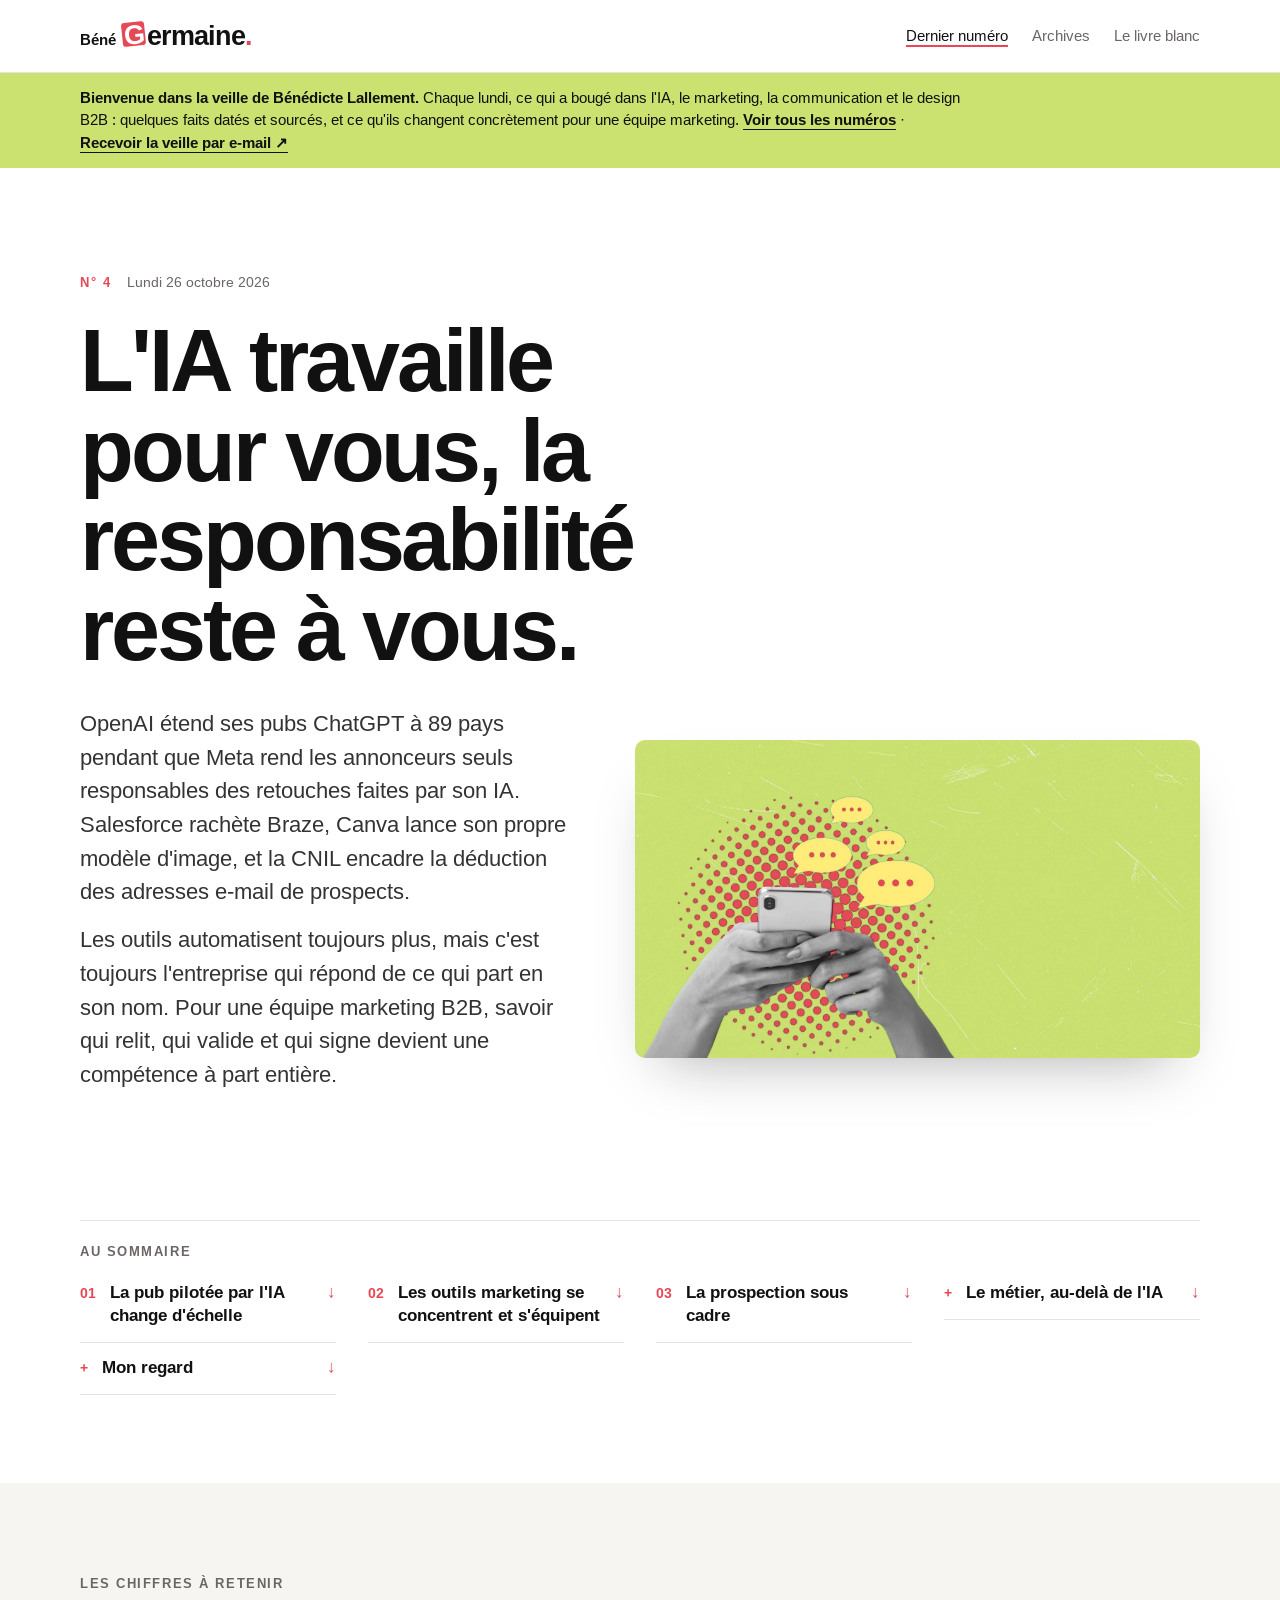
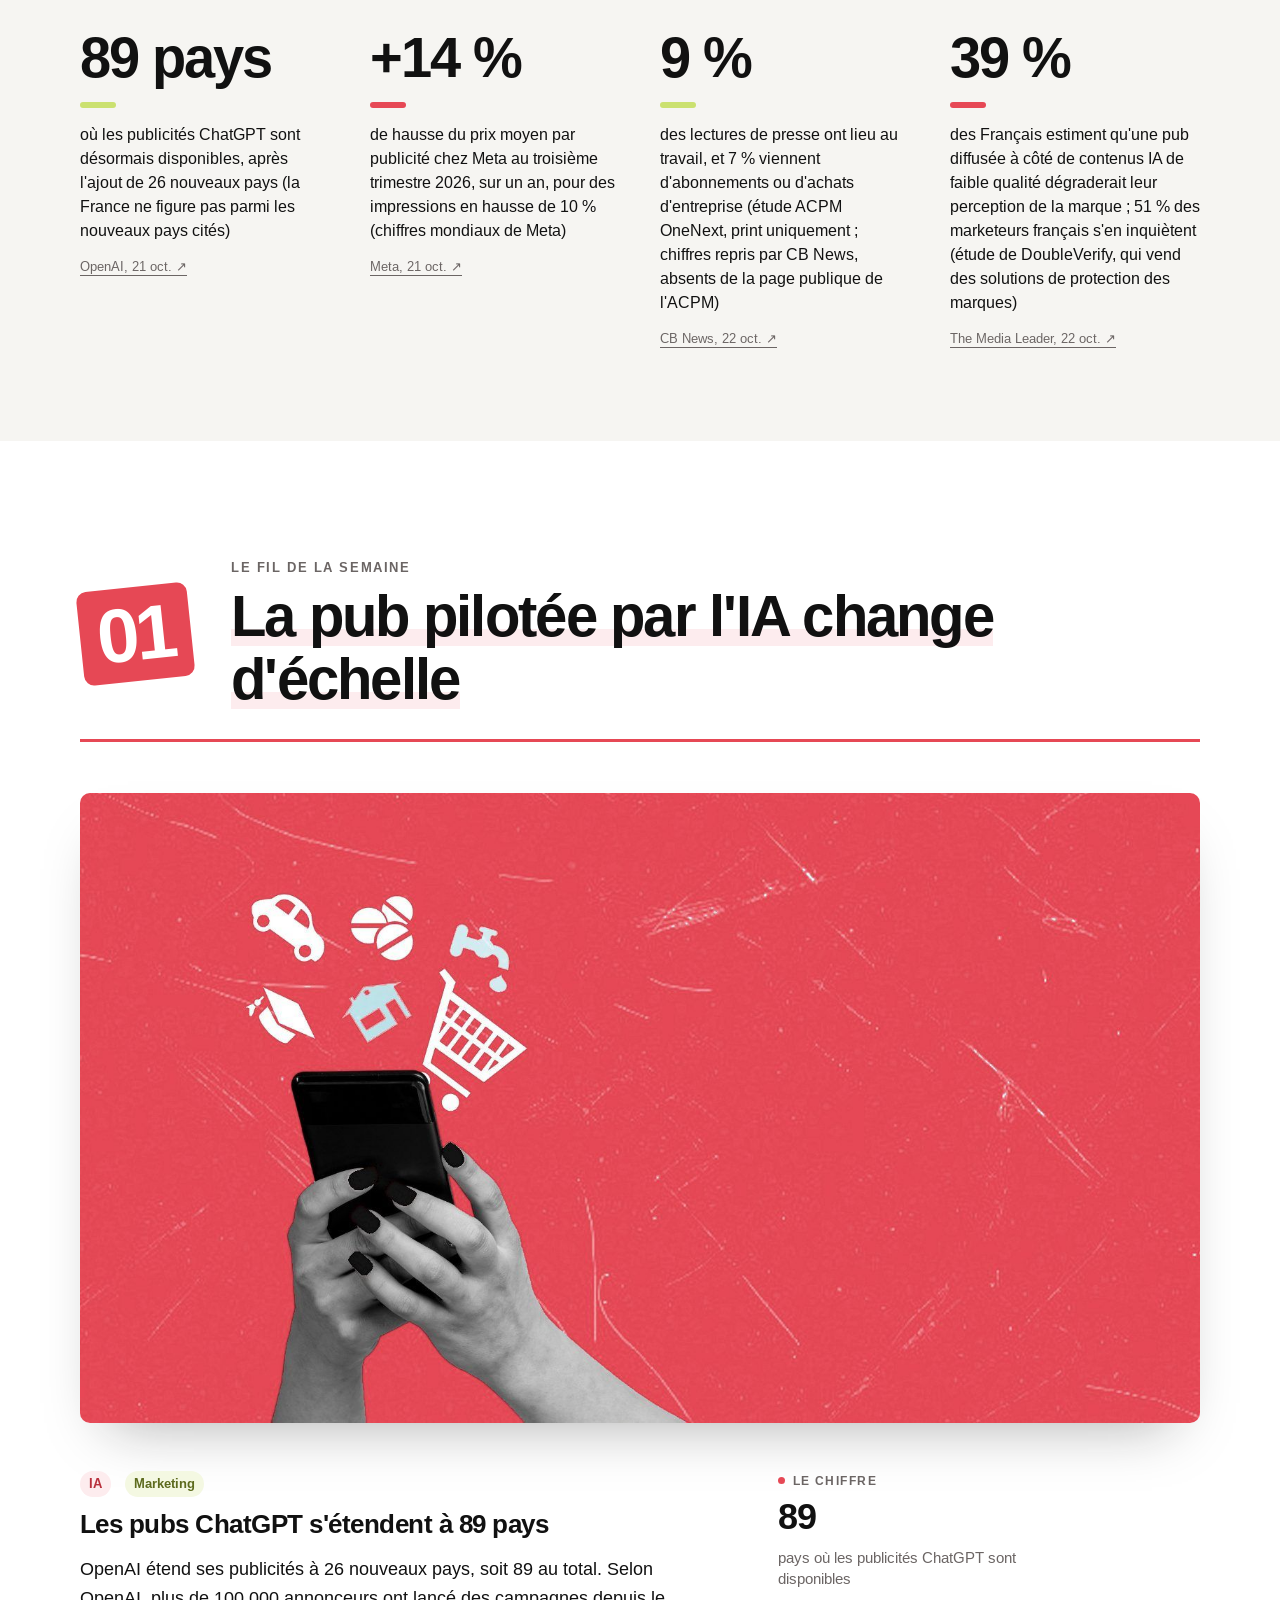
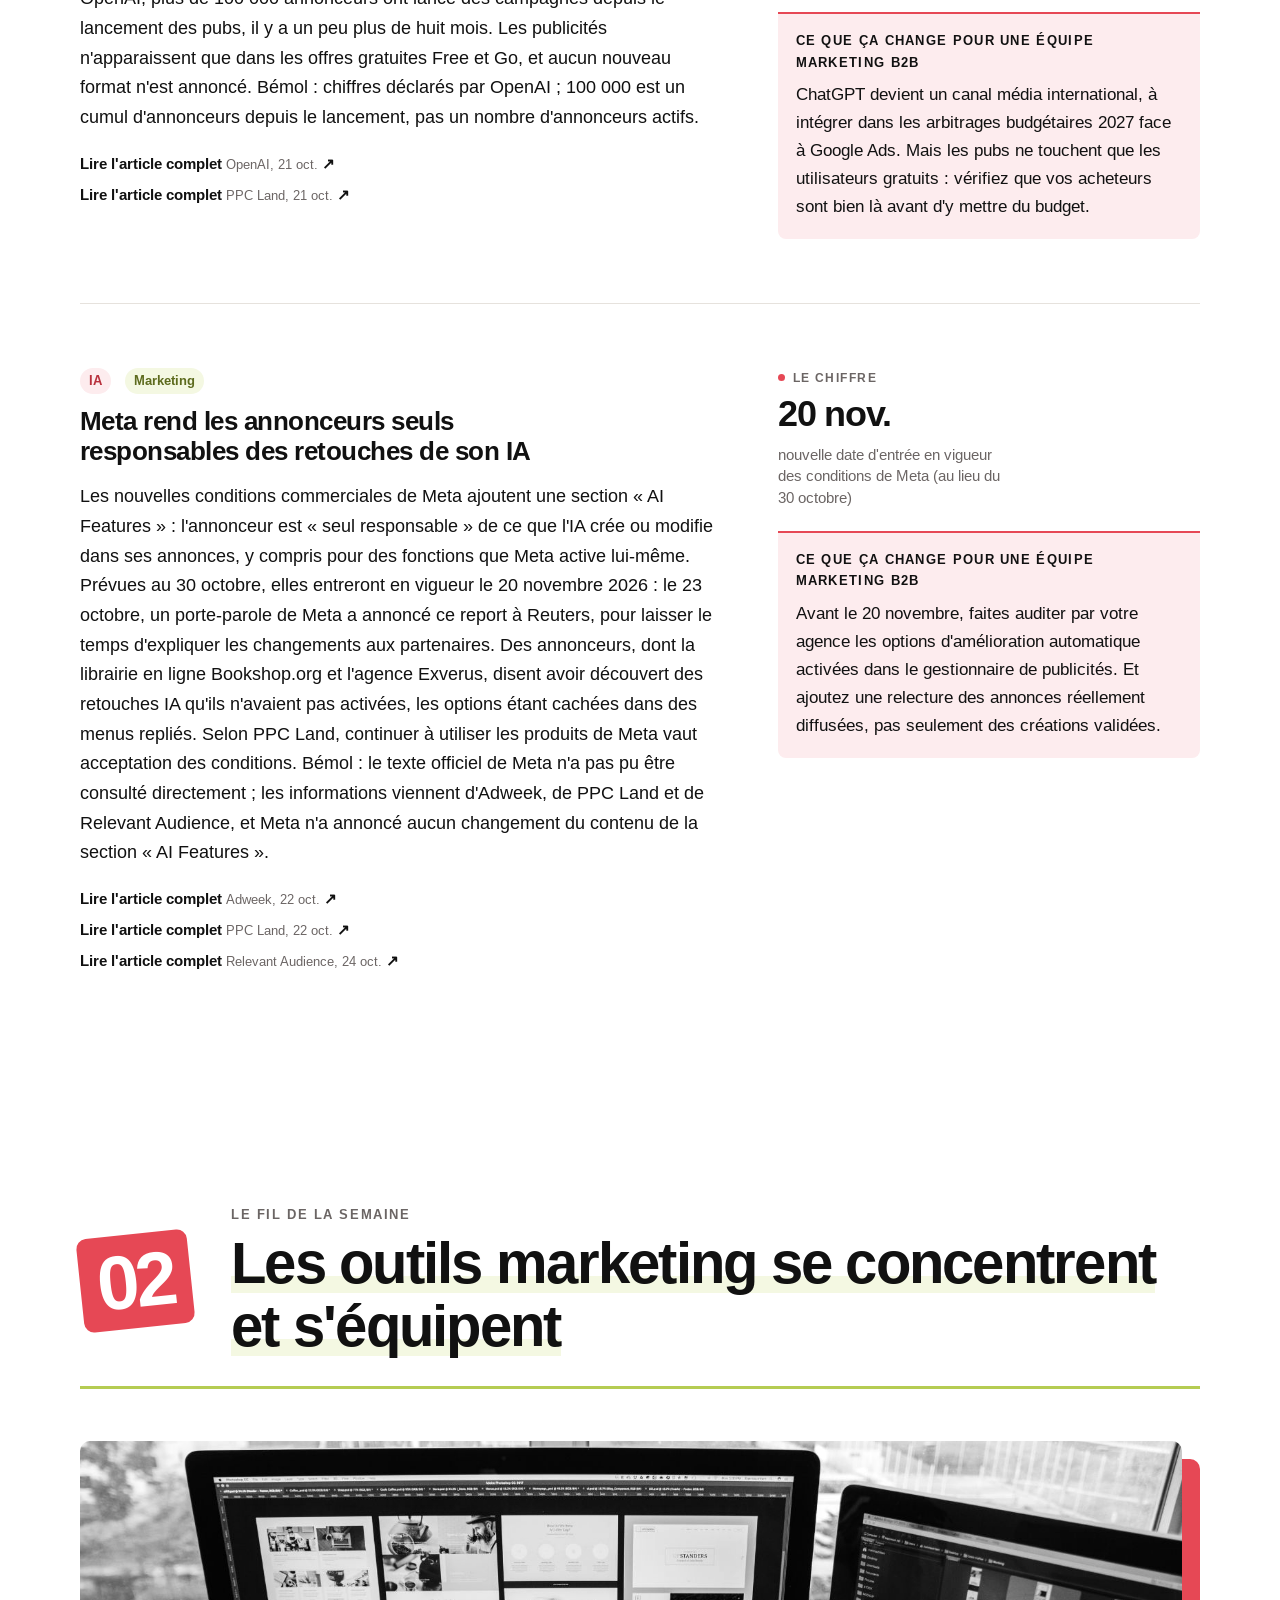
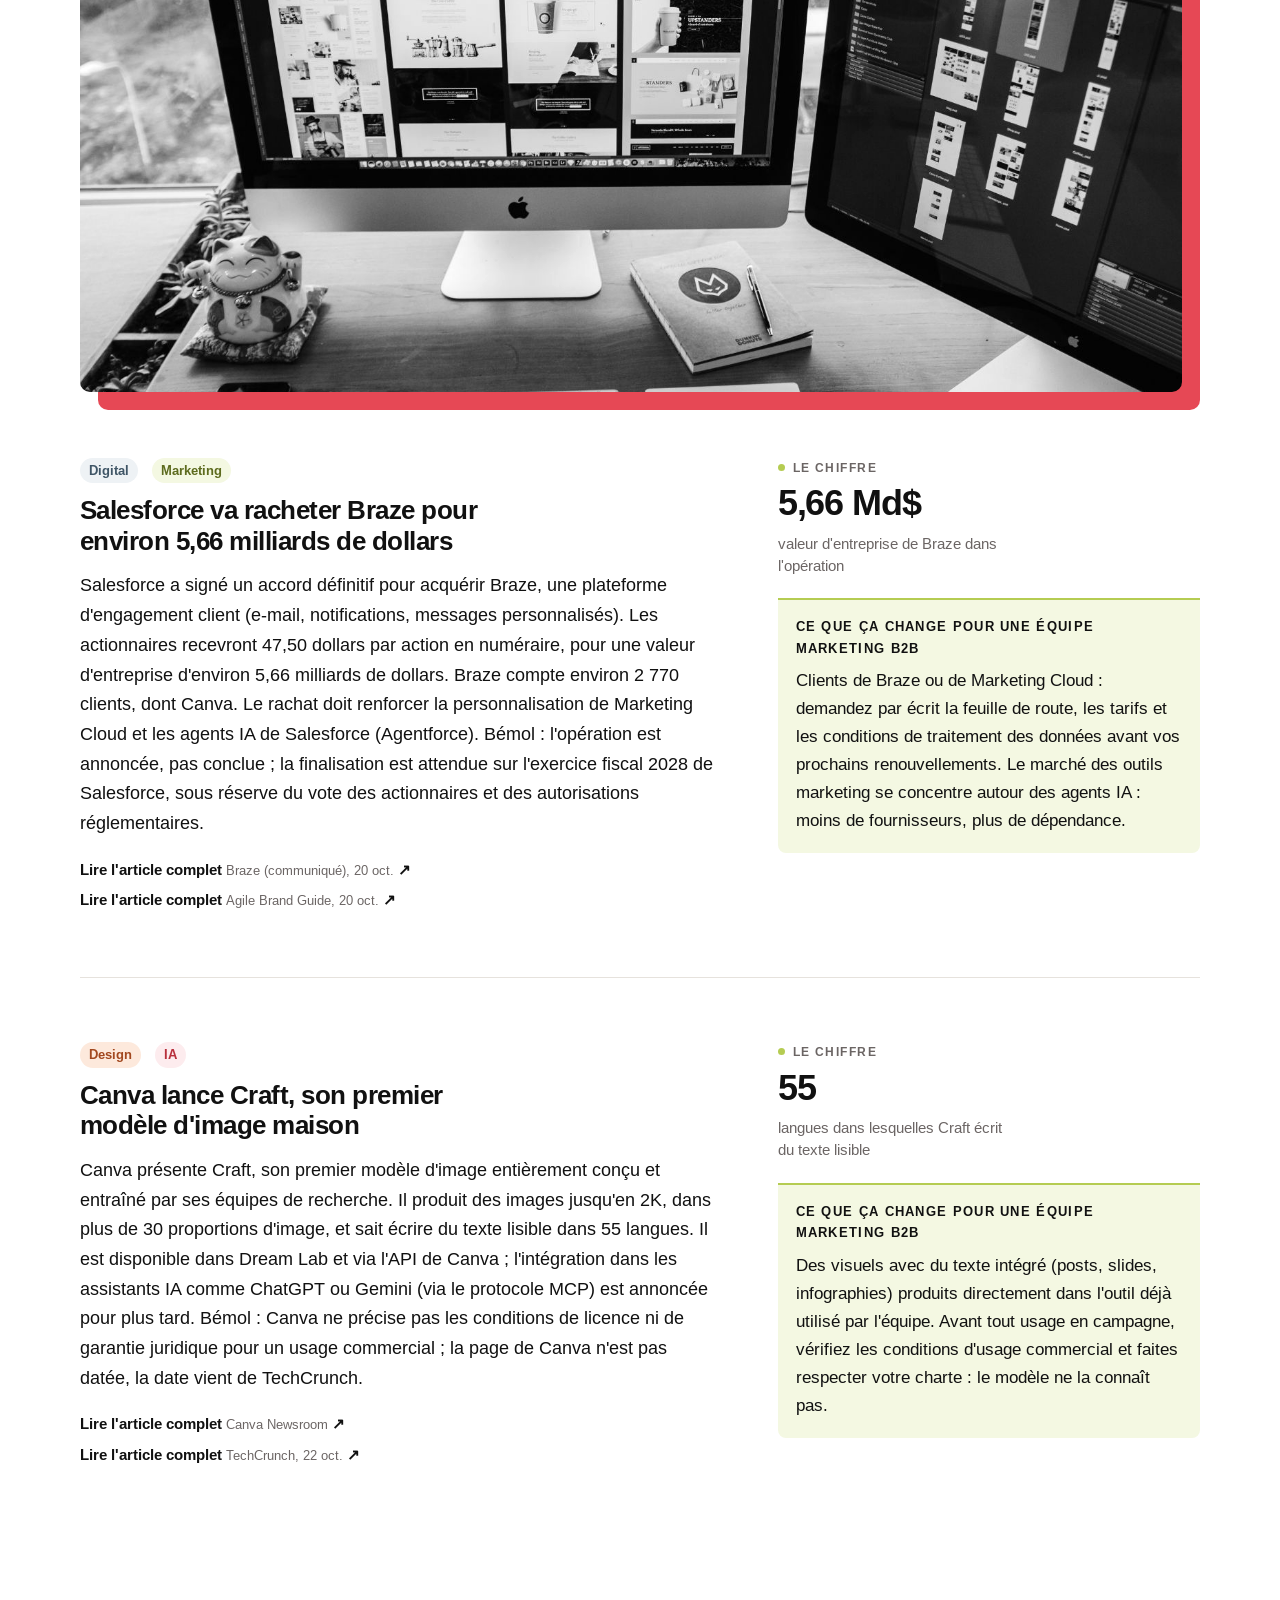
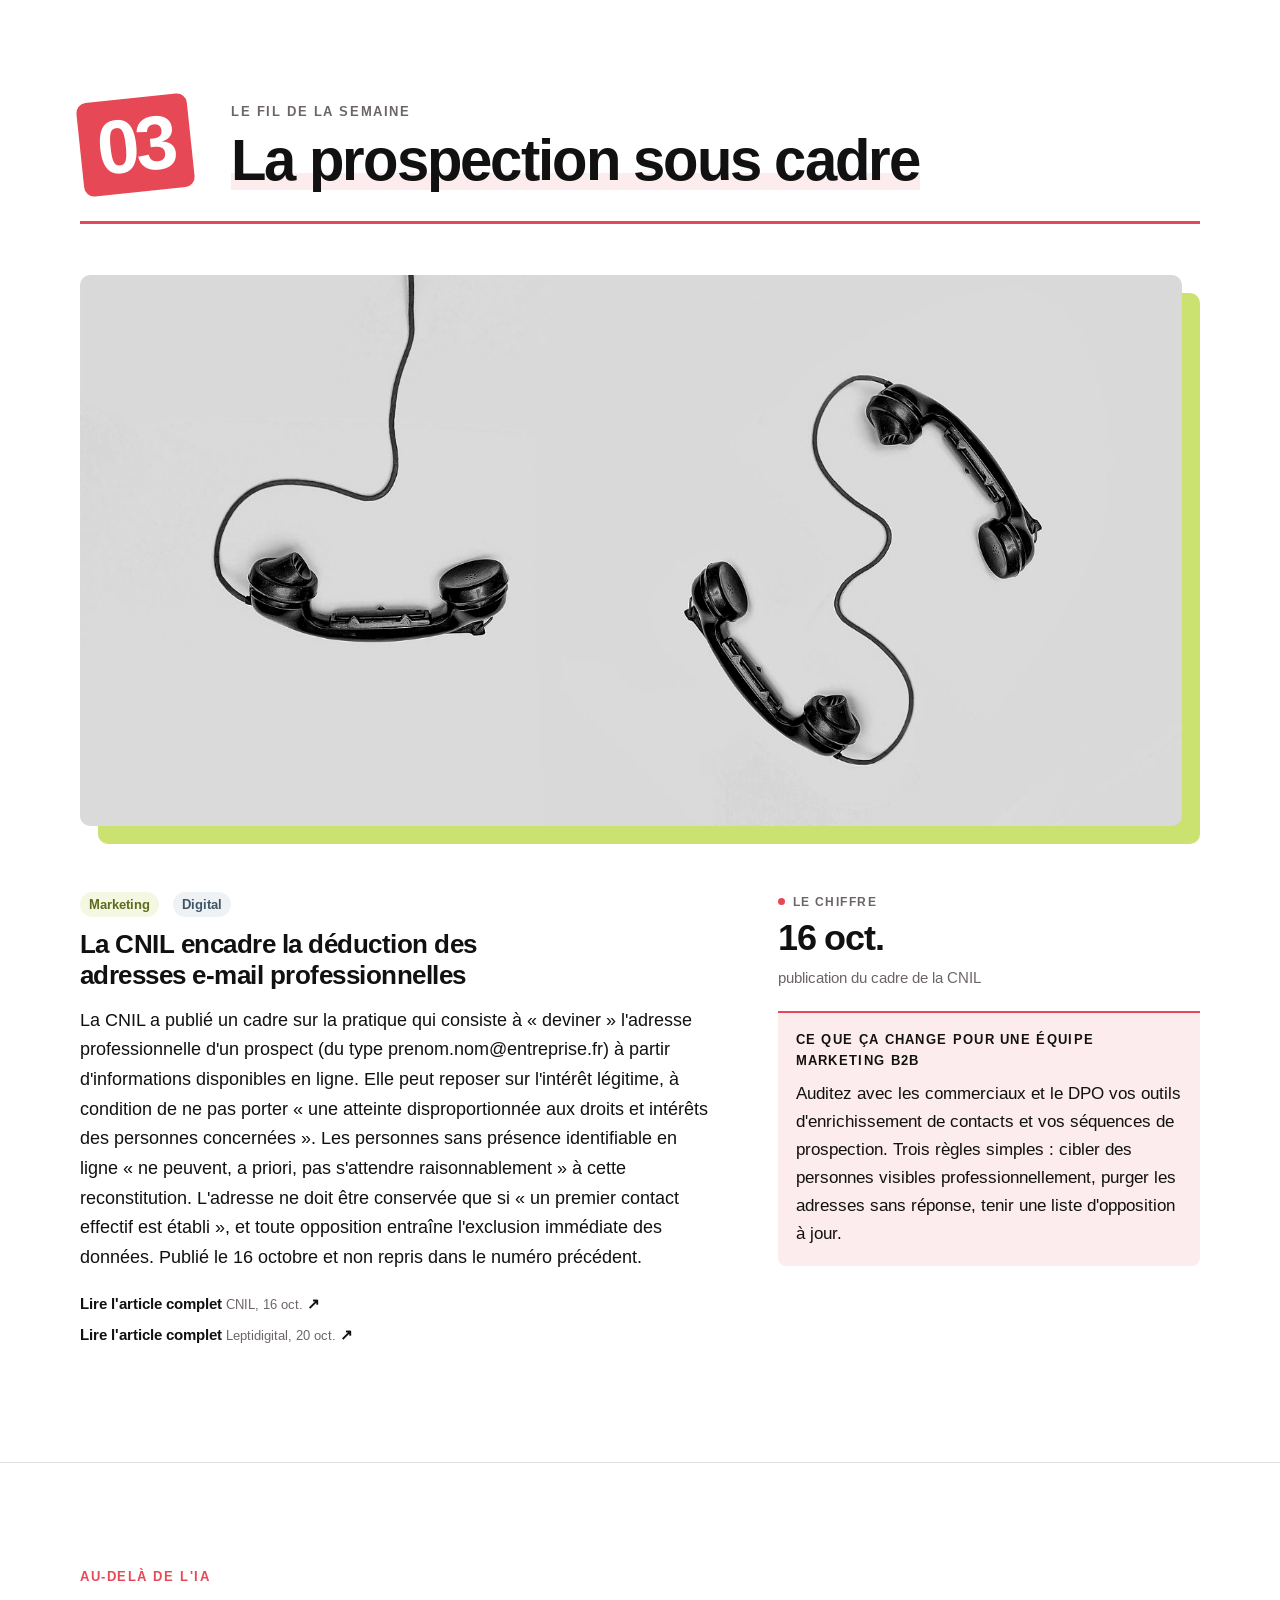
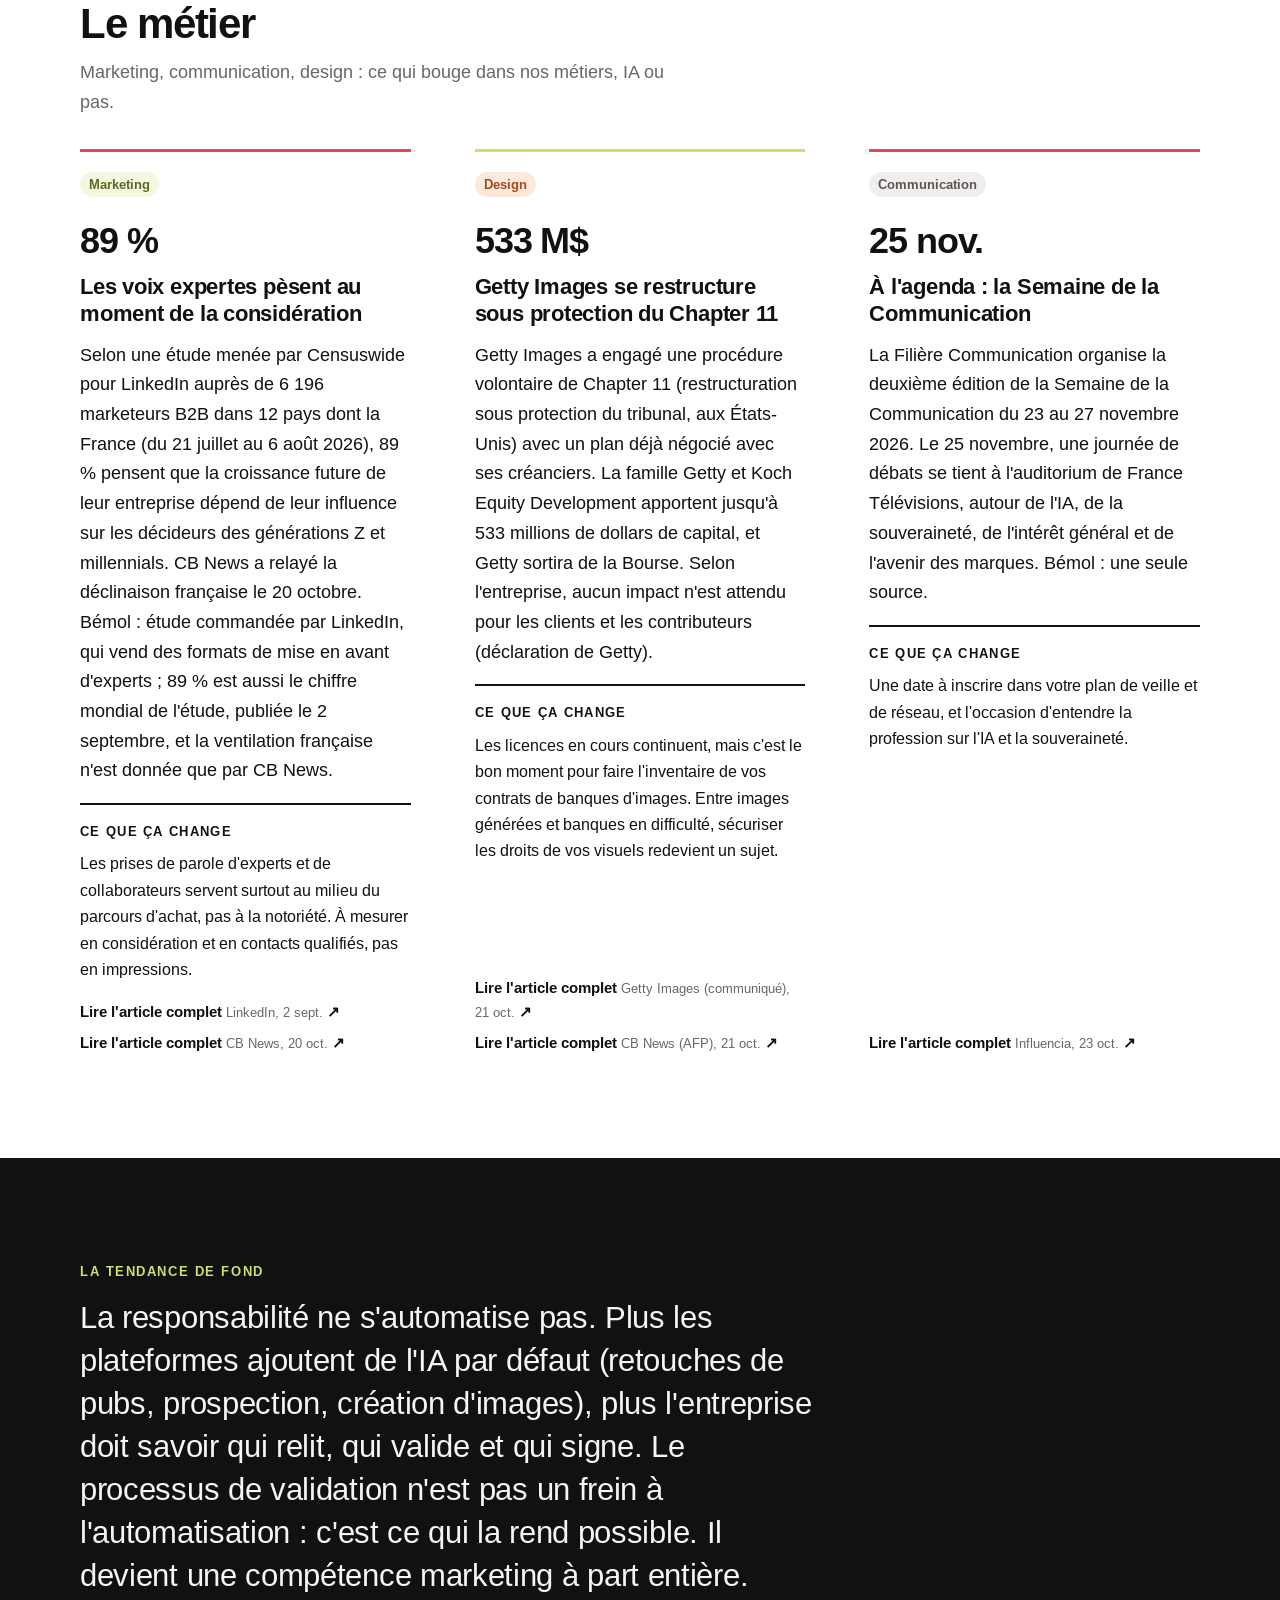
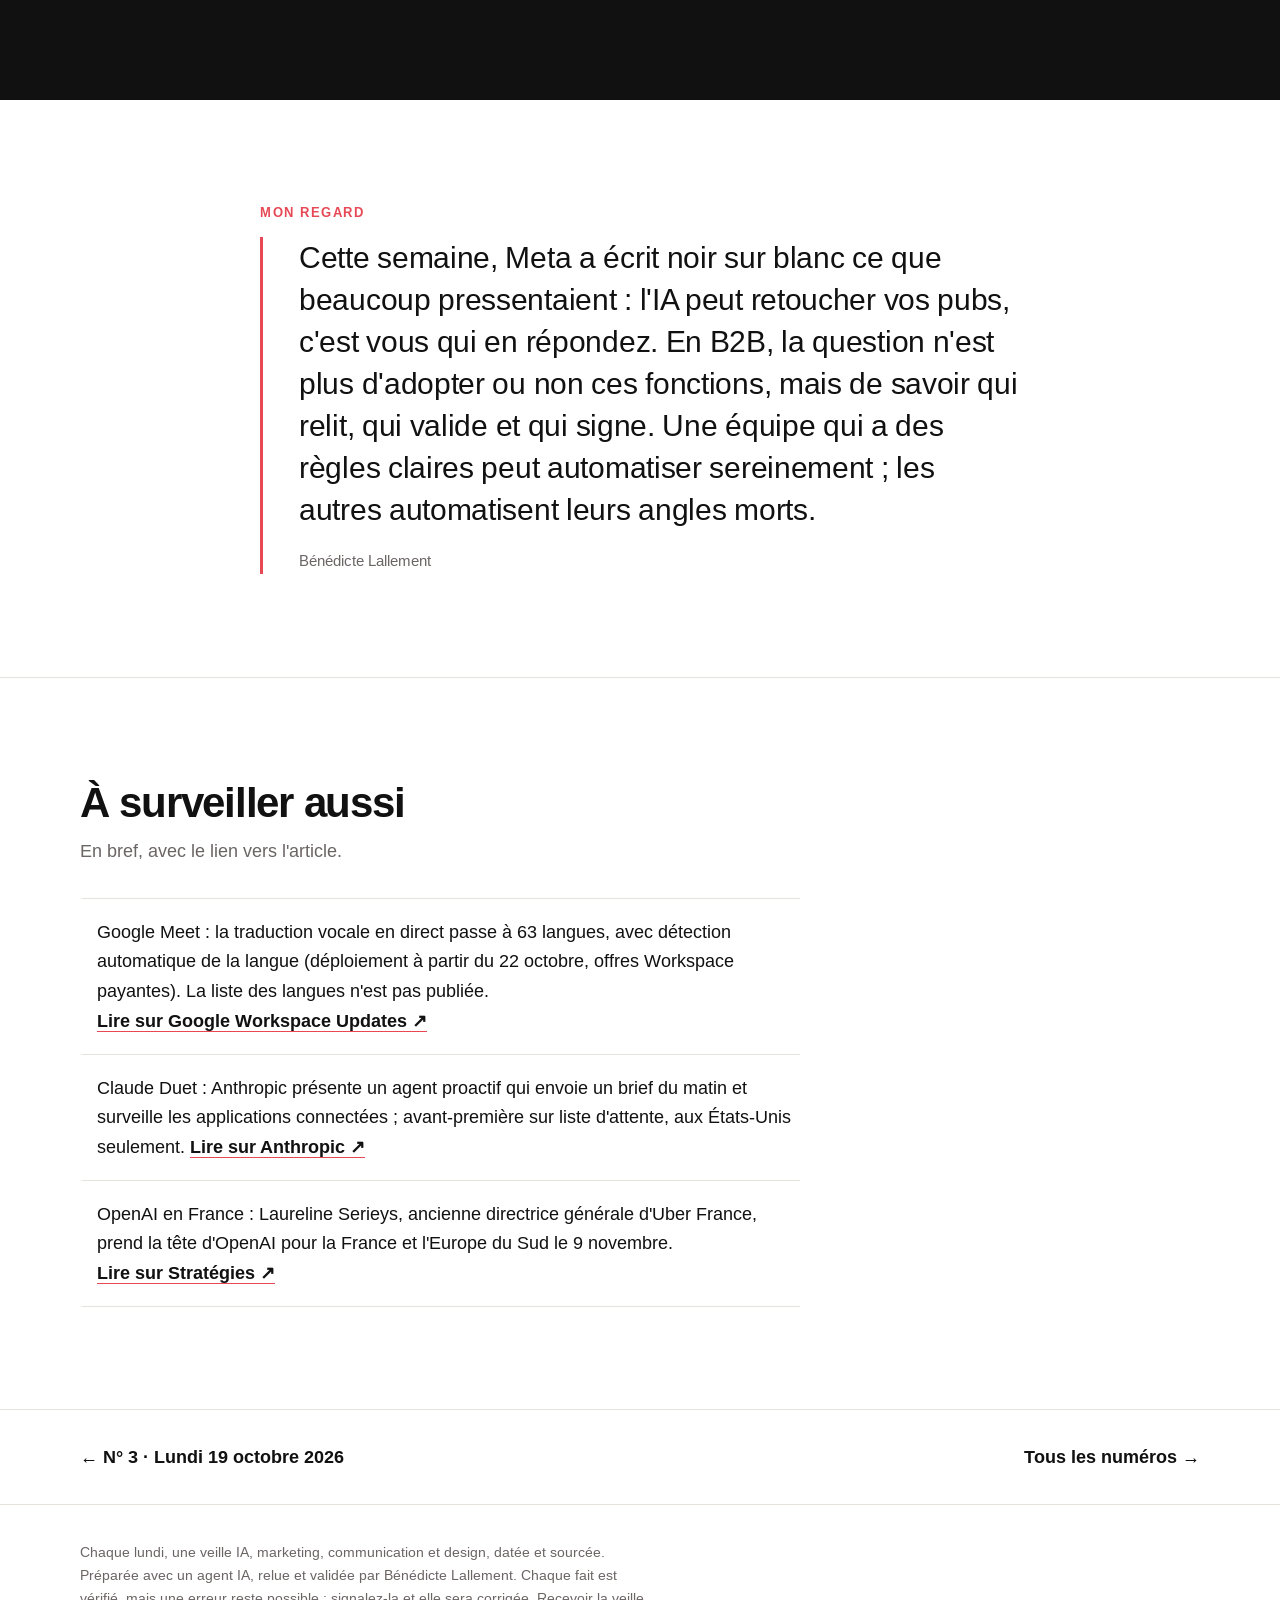
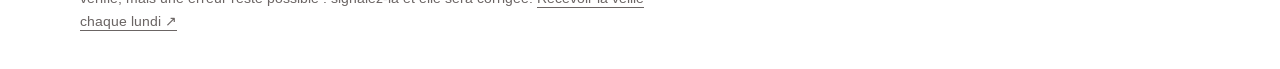
<file: index.html>
<!doctype html><html lang="fr"><head><meta charset="utf-8"><meta name="viewport" content="width=device-width,initial-scale=1">
<title>L&#x27;IA travaille pour vous, la responsabilité reste à vous. · La veille de Bénédicte Lallement</title><meta name="description" content="N° 4, Lundi 26 octobre 2026 : L&#x27;IA travaille pour vous, la responsabilité reste à vous. OpenAI étend ses pubs ChatGPT à 89 pays pendant que Meta rend les annonceurs seuls responsables des retouches faites par son IA. Salesforce rachète Braze, Canva lance son propre modèle d&#x27;image, et la CNIL encadre la déduction des adresses e-mail de prospects."><meta name="author" content="Bénédicte Lallement">
<link rel="canonical" href="https://benegermaine.github.io/veille/">
<meta property="og:type" content="article"><meta property="og:locale" content="fr_FR"><meta property="og:site_name" content="Béné Germaine · la veille du lundi de Bénédicte Lallement">
<meta property="og:title" content="L&#x27;IA travaille pour vous, la responsabilité reste à vous. · La veille de Bénédicte Lallement"><meta property="og:description" content="N° 4, Lundi 26 octobre 2026 : L&#x27;IA travaille pour vous, la responsabilité reste à vous. OpenAI étend ses pubs ChatGPT à 89 pays pendant que Meta rend les annonceurs seuls responsables des retouches faites par son IA. Salesforce rachète Braze, Canva lance son propre modèle d&#x27;image, et la CNIL encadre la déduction des adresses e-mail de prospects."><meta property="og:url" content="https://benegermaine.github.io/veille/"><meta property="og:image" content="https://benegermaine.github.io/veille/assets/og/004.png"><meta property="og:image:width" content="1200"><meta property="og:image:height" content="627"><meta name="twitter:card" content="summary_large_image">
<link rel="preconnect" href="https://fonts.googleapis.com"><link rel="preconnect" href="https://fonts.gstatic.com" crossorigin><link rel="stylesheet" href="https://fonts.googleapis.com/css2?family=Arimo:wght@400;700&display=swap"><link rel="stylesheet" href="assets/style.css"><link rel="icon" href="assets/favicon.svg" type="image/svg+xml"></head><body><header class="site wrap"><div class="max"><a class="logo" href="index.html" aria-label="Béné Germaine, la veille du lundi de Bénédicte Lallement : accueil"><span class="l-bene">Béné</span><span class="l-wm"><span class="gsq">G</span>ermaine<span class="pt">.</span></span></a>
<nav aria-label="Navigation du site"><a href="index.html" aria-current="page">Dernier numéro</a><a href="archives.html">Archives</a><a href="livre-blanc.html">Le livre blanc</a></nav></div></header><div class="bienvenue wrap"><div class="max"><p><strong>Bienvenue dans la veille de Bénédicte Lallement.</strong> Chaque lundi, ce qui a bougé dans l'IA, le marketing, la communication et le design B2B : quelques faits datés et sourcés, et ce qu'ils changent concrètement pour une équipe marketing. <a href="archives.html">Voir tous les numéros</a> · <a href="https://24cb74ef.sibforms.com/serve/[base64]" target="_blank" rel="noopener" data-goatcounter-click="inscription-veille" data-goatcounter-title="Inscription à la veille">Recevoir la veille par e-mail <span aria-hidden="true">↗</span></a></p></div></div>
<nav class="collant" aria-label="Parties de ce numéro" hidden><div class="max"><a href="#pub-ia" data-cible="pub-ia">01</a><a href="#outils" data-cible="outils">02</a><a href="#prospection" data-cible="prospection">03</a><a href="#metier" data-cible="metier">Le métier</a><a href="#regard" data-cible="regard">Mon regard</a></div></nav>
<div class="une wrap"><div class="max">
  <div class="meta"><span class="num">N° 4</span><span>Lundi 26 octobre 2026</span></div>
  <h1>L&#x27;IA travaille pour vous, la responsabilité reste à vous.</h1>
  <div class="une-grille"><div class="chapo"><p>OpenAI étend ses pubs ChatGPT à 89 pays pendant que Meta rend les annonceurs seuls responsables des retouches faites par son IA. Salesforce rachète Braze, Canva lance son propre modèle d&#x27;image, et la CNIL encadre la déduction des adresses e-mail de prospects.</p><p>Les outils automatisent toujours plus, mais c&#x27;est toujours l&#x27;entreprise qui répond de ce qui part en son nom. Pour une équipe marketing B2B, savoir qui relit, qui valide et qui signe devient une compétence à part entière.</p></div><figure class="hero collage reveal"><img src="assets/img/004-une.jpg" alt="Collage : deux mains tiennent un smartphone d&#x27;où s&#x27;échappent des bulles de discussion, sur fond vert" loading="lazy"></figure></div>
</div></div>
<div class="wrap"><div class="max"><nav class="sommaire" aria-labelledby="t-som"><h2 id="t-som">Au sommaire</h2><ol><li><a href="#pub-ia"><b>01</b><span>La pub pilotée par l&#x27;IA change d&#x27;échelle</span><i aria-hidden="true">↓</i></a></li><li><a href="#outils"><b>02</b><span>Les outils marketing se concentrent et s&#x27;équipent</span><i aria-hidden="true">↓</i></a></li><li><a href="#prospection"><b>03</b><span>La prospection sous cadre</span><i aria-hidden="true">↓</i></a></li><li><a href="#metier"><b>+</b><span>Le métier, au-delà de l&#x27;IA</span><i aria-hidden="true">↓</i></a></li><li><a href="#regard"><b>+</b><span>Mon regard</span><i aria-hidden="true">↓</i></a></li></ol></nav></div></div>
<section class="chiffres wrap" aria-labelledby="t-k" style="margin-top:clamp(48px,7vw,88px)"><div class="max"><h2 id="t-k">Les chiffres à retenir</h2><div class="kgrid"><div class="k"><strong>89 pays</strong><p>où les publicités ChatGPT sont désormais disponibles, après l&#x27;ajout de 26 nouveaux pays (la France ne figure pas parmi les nouveaux pays cités)</p><a href="https://openai.com/index/chatgpt-ads-expands-26-new-countries/" target="_blank" rel="noopener">OpenAI, 21 oct. ↗</a></div><div class="k"><strong>+14 %</strong><p>de hausse du prix moyen par publicité chez Meta au troisième trimestre 2026, sur un an, pour des impressions en hausse de 10 % (chiffres mondiaux de Meta)</p><a href="https://s21.q4cdn.com/399680738/files/doc_news/Meta-Reports-Third-Quarter-2026-Results-2026.pdf" target="_blank" rel="noopener">Meta, 21 oct. ↗</a></div><div class="k"><strong>9 %</strong><p>des lectures de presse ont lieu au travail, et 7 % viennent d&#x27;abonnements ou d&#x27;achats d&#x27;entreprise (étude ACPM OneNext, print uniquement ; chiffres repris par CB News, absents de la page publique de l&#x27;ACPM)</p><a href="https://www.cbnews.fr/etudes/onenext-s2-2026-trio-tete-lnm-compose-pqr66-parisien-aujourd-hui-france-monde" target="_blank" rel="noopener">CB News, 22 oct. ↗</a></div><div class="k"><strong>39 %</strong><p>des Français estiment qu&#x27;une pub diffusée à côté de contenus IA de faible qualité dégraderait leur perception de la marque ; 51 % des marketeurs français s&#x27;en inquiètent (étude de DoubleVerify, qui vend des solutions de protection des marques)</p><a href="https://fr.themedialeader.com/39-des-francais-penalisent-les-marques-exposees-a-lai-slop/" target="_blank" rel="noopener">The Media Leader, 22 oct. ↗</a></div></div></div></section>
<section class="etape wrap ton-rouge" id="pub-ia" aria-labelledby="h-pub-ia"><div class="max">
  <div class="etape-tete"><span class="rang gsq" aria-hidden="true">01</span><div><p class="kicker">Le fil de la semaine</p><h2 id="h-pub-ia">La pub pilotée par l&#x27;IA change d&#x27;échelle</h2></div></div>
  <figure class="photo collage reveal"><img src="assets/img/004-pub-ia.jpg" alt="Collage : deux mains tiennent un smartphone d&#x27;où sortent des icônes d&#x27;achat (caddie, maison, voiture), sur fond rouge" loading="lazy"></figure><article class="fait">
  <div><div class="tags"><span class="tag t-ia">IA</span><span class="tag t-marketing">Marketing</span></div>
    <h3>Les pubs ChatGPT s&#x27;étendent à 89 pays</h3><p>OpenAI étend ses publicités à 26 nouveaux pays, soit 89 au total. Selon OpenAI, plus de 100 000 annonceurs ont lancé des campagnes depuis le lancement des pubs, il y a un peu plus de huit mois. Les publicités n&#x27;apparaissent que dans les offres gratuites Free et Go, et aucun nouveau format n&#x27;est annoncé. Bémol : chiffres déclarés par OpenAI ; 100 000 est un cumul d&#x27;annonceurs depuis le lancement, pas un nombre d&#x27;annonceurs actifs.</p><div class="out"><a href="https://openai.com/index/chatgpt-ads-expands-26-new-countries/" target="_blank" rel="noopener">Lire l&#x27;article complet <small>OpenAI, 21 oct.</small> <span aria-hidden="true">↗</span></a><a href="https://ppc.land/advertisers-in-26-more-countries-gain-chatgpt-ads-bringing-the-total-to-89/" target="_blank" rel="noopener">Lire l&#x27;article complet <small>PPC Land, 21 oct.</small> <span aria-hidden="true">↗</span></a></div></div>
  <div><div class="fig"><small>Le chiffre</small><strong>89</strong><span>pays où les publicités ChatGPT sont disponibles</span></div>
  <div class="chg"><h4>Ce que ça change pour une équipe marketing B2B</h4><p>ChatGPT devient un canal média international, à intégrer dans les arbitrages budgétaires 2027 face à Google Ads. Mais les pubs ne touchent que les utilisateurs gratuits : vérifiez que vos acheteurs sont bien là avant d&#x27;y mettre du budget.</p></div></div>
</article><article class="fait">
  <div><div class="tags"><span class="tag t-ia">IA</span><span class="tag t-marketing">Marketing</span></div>
    <h3>Meta rend les annonceurs seuls responsables des retouches de son IA</h3><p>Les nouvelles conditions commerciales de Meta ajoutent une section « AI Features » : l&#x27;annonceur est « seul responsable » de ce que l&#x27;IA crée ou modifie dans ses annonces, y compris pour des fonctions que Meta active lui-même. Prévues au 30 octobre, elles entreront en vigueur le 20 novembre 2026 : le 23 octobre, un porte-parole de Meta a annoncé ce report à Reuters, pour laisser le temps d&#x27;expliquer les changements aux partenaires. Des annonceurs, dont la librairie en ligne Bookshop.org et l&#x27;agence Exverus, disent avoir découvert des retouches IA qu&#x27;ils n&#x27;avaient pas activées, les options étant cachées dans des menus repliés. Selon PPC Land, continuer à utiliser les produits de Meta vaut acceptation des conditions. Bémol : le texte officiel de Meta n&#x27;a pas pu être consulté directement ; les informations viennent d&#x27;Adweek, de PPC Land et de Relevant Audience, et Meta n&#x27;a annoncé aucun changement du contenu de la section « AI Features ».</p><div class="out"><a href="https://www.adweek.com/media/advertisers-pull-meta-ads-that-had-unwanted-ai-glow-ups/" target="_blank" rel="noopener">Lire l&#x27;article complet <small>Adweek, 22 oct.</small> <span aria-hidden="true">↗</span></a><a href="https://ppc.land/meta-makes-advertisers-solely-responsible-for-its-ai-ad-edits-from-oct-30/" target="_blank" rel="noopener">Lire l&#x27;article complet <small>PPC Land, 22 oct.</small> <span aria-hidden="true">↗</span></a><a href="https://www.relevantaudience.com/meta/meta-commercial-terms-delayed-to-november-20-2026/" target="_blank" rel="noopener">Lire l&#x27;article complet <small>Relevant Audience, 24 oct.</small> <span aria-hidden="true">↗</span></a></div></div>
  <div><div class="fig"><small>Le chiffre</small><strong>20 nov.</strong><span>nouvelle date d&#x27;entrée en vigueur des conditions de Meta (au lieu du 30 octobre)</span></div>
  <div class="chg"><h4>Ce que ça change pour une équipe marketing B2B</h4><p>Avant le 20 novembre, faites auditer par votre agence les options d&#x27;amélioration automatique activées dans le gestionnaire de publicités. Et ajoutez une relecture des annonces réellement diffusées, pas seulement des créations validées.</p></div></div>
</article></div>
</section><section class="etape wrap ton-vert" id="outils" aria-labelledby="h-outils"><div class="max">
  <div class="etape-tete"><span class="rang gsq" aria-hidden="true">02</span><div><p class="kicker">Le fil de la semaine</p><h2 id="h-outils">Les outils marketing se concentrent et s&#x27;équipent</h2></div></div>
  <figure class="photo nb reveal"><img src="assets/img/004-outils.jpg" alt="Deux écrans sur un bureau affichent des maquettes de sites et de mises en page" loading="lazy"></figure><article class="fait">
  <div><div class="tags"><span class="tag t-digital">Digital</span><span class="tag t-marketing">Marketing</span></div>
    <h3>Salesforce va racheter Braze pour environ 5,66 milliards de dollars</h3><p>Salesforce a signé un accord définitif pour acquérir Braze, une plateforme d&#x27;engagement client (e-mail, notifications, messages personnalisés). Les actionnaires recevront 47,50 dollars par action en numéraire, pour une valeur d&#x27;entreprise d&#x27;environ 5,66 milliards de dollars. Braze compte environ 2 770 clients, dont Canva. Le rachat doit renforcer la personnalisation de Marketing Cloud et les agents IA de Salesforce (Agentforce). Bémol : l&#x27;opération est annoncée, pas conclue ; la finalisation est attendue sur l&#x27;exercice fiscal 2028 de Salesforce, sous réserve du vote des actionnaires et des autorisations réglementaires.</p><div class="out"><a href="https://www.braze.com/press-releases/salesforce-signs-definitive-agreement-to-acquire-braze" target="_blank" rel="noopener">Lire l&#x27;article complet <small>Braze (communiqué), 20 oct.</small> <span aria-hidden="true">↗</span></a><a href="https://agilebrandguide.com/salesforce-to-acquire-braze-for-5-66-billion-adding-real-time-engagement-to-marketing-cloud/" target="_blank" rel="noopener">Lire l&#x27;article complet <small>Agile Brand Guide, 20 oct.</small> <span aria-hidden="true">↗</span></a></div></div>
  <div><div class="fig"><small>Le chiffre</small><strong>5,66 Md$</strong><span>valeur d&#x27;entreprise de Braze dans l&#x27;opération</span></div>
  <div class="chg"><h4>Ce que ça change pour une équipe marketing B2B</h4><p>Clients de Braze ou de Marketing Cloud : demandez par écrit la feuille de route, les tarifs et les conditions de traitement des données avant vos prochains renouvellements. Le marché des outils marketing se concentre autour des agents IA : moins de fournisseurs, plus de dépendance.</p></div></div>
</article><article class="fait">
  <div><div class="tags"><span class="tag t-design">Design</span><span class="tag t-ia">IA</span></div>
    <h3>Canva lance Craft, son premier modèle d&#x27;image maison</h3><p>Canva présente Craft, son premier modèle d&#x27;image entièrement conçu et entraîné par ses équipes de recherche. Il produit des images jusqu&#x27;en 2K, dans plus de 30 proportions d&#x27;image, et sait écrire du texte lisible dans 55 langues. Il est disponible dans Dream Lab et via l&#x27;API de Canva ; l&#x27;intégration dans les assistants IA comme ChatGPT ou Gemini (via le protocole MCP) est annoncée pour plus tard. Bémol : Canva ne précise pas les conditions de licence ni de garantie juridique pour un usage commercial ; la page de Canva n&#x27;est pas datée, la date vient de TechCrunch.</p><div class="out"><a href="https://www.canva.com/newsroom/news/canva-craft/" target="_blank" rel="noopener">Lire l&#x27;article complet <small>Canva Newsroom</small> <span aria-hidden="true">↗</span></a><a href="https://techcrunch.com/2026/10/22/canva-releases-its-first-image-generation-model/" target="_blank" rel="noopener">Lire l&#x27;article complet <small>TechCrunch, 22 oct.</small> <span aria-hidden="true">↗</span></a></div></div>
  <div><div class="fig"><small>Le chiffre</small><strong>55</strong><span>langues dans lesquelles Craft écrit du texte lisible</span></div>
  <div class="chg"><h4>Ce que ça change pour une équipe marketing B2B</h4><p>Des visuels avec du texte intégré (posts, slides, infographies) produits directement dans l&#x27;outil déjà utilisé par l&#x27;équipe. Avant tout usage en campagne, vérifiez les conditions d&#x27;usage commercial et faites respecter votre charte : le modèle ne la connaît pas.</p></div></div>
</article></div>
</section><section class="etape wrap ton-rouge" id="prospection" aria-labelledby="h-prospection"><div class="max">
  <div class="etape-tete"><span class="rang gsq" aria-hidden="true">03</span><div><p class="kicker">Le fil de la semaine</p><h2 id="h-prospection">La prospection sous cadre</h2></div></div>
  <figure class="photo nb acc-vert reveal"><img src="assets/img/004-prospection.jpg" alt="Deux combinés de téléphone anciens reliés par leur fil, sur fond gris clair" loading="lazy"></figure><article class="fait">
  <div><div class="tags"><span class="tag t-marketing">Marketing</span><span class="tag t-digital">Digital</span></div>
    <h3>La CNIL encadre la déduction des adresses e-mail professionnelles</h3><p>La CNIL a publié un cadre sur la pratique qui consiste à « deviner » l&#x27;adresse professionnelle d&#x27;un prospect (du type prenom.nom@entreprise.fr) à partir d&#x27;informations disponibles en ligne. Elle peut reposer sur l&#x27;intérêt légitime, à condition de ne pas porter « une atteinte disproportionnée aux droits et intérêts des personnes concernées ». Les personnes sans présence identifiable en ligne « ne peuvent, a priori, pas s&#x27;attendre raisonnablement » à cette reconstitution. L&#x27;adresse ne doit être conservée que si « un premier contact effectif est établi », et toute opposition entraîne l&#x27;exclusion immédiate des données. Publié le 16 octobre et non repris dans le numéro précédent.</p><div class="out"><a href="https://www.cnil.fr/fr/reconstitution-adresses-professionnelles-quel-cadre" target="_blank" rel="noopener">Lire l&#x27;article complet <small>CNIL, 16 oct.</small> <span aria-hidden="true">↗</span></a><a href="https://www.leptidigital.fr/growth-hacking/appels-a-froid-e-mails-pro-devines-cnil-encadre-deux-pratiques-courantes-prospection-commerciale-92263/" target="_blank" rel="noopener">Lire l&#x27;article complet <small>Leptidigital, 20 oct.</small> <span aria-hidden="true">↗</span></a></div></div>
  <div><div class="fig"><small>Le chiffre</small><strong>16 oct.</strong><span>publication du cadre de la CNIL</span></div>
  <div class="chg"><h4>Ce que ça change pour une équipe marketing B2B</h4><p>Auditez avec les commerciaux et le DPO vos outils d&#x27;enrichissement de contacts et vos séquences de prospection. Trois règles simples : cibler des personnes visibles professionnellement, purger les adresses sans réponse, tenir une liste d&#x27;opposition à jour.</p></div></div>
</article></div>
</section>
<section class="section wrap" id="metier" aria-labelledby="t-met"><div class="max"><p class="kicker">Au-delà de l'IA</p><h2 id="t-met">Le métier</h2><p class="lede">Marketing, communication, design : ce qui bouge dans nos métiers, IA ou pas.</p><div class="mgrid"><article><div class="tags"><span class="tag t-marketing">Marketing</span></div><strong class="n">89 %</strong>
<h3>Les voix expertes pèsent au moment de la considération</h3><p>Selon une étude menée par Censuswide pour LinkedIn auprès de 6 196 marketeurs B2B dans 12 pays dont la France (du 21 juillet au 6 août 2026), 89 % pensent que la croissance future de leur entreprise dépend de leur influence sur les décideurs des générations Z et millennials. CB News a relayé la déclinaison française le 20 octobre. Bémol : étude commandée par LinkedIn, qui vend des formats de mise en avant d&#x27;experts ; 89 % est aussi le chiffre mondial de l&#x27;étude, publiée le 2 septembre, et la ventilation française n&#x27;est donnée que par CB News.</p><div class="chg"><h4>Ce que ça change</h4><p>Les prises de parole d&#x27;experts et de collaborateurs servent surtout au milieu du parcours d&#x27;achat, pas à la notoriété. À mesurer en considération et en contacts qualifiés, pas en impressions.</p></div>
<div class="out"><a href="https://news.linkedin.com/2026/linkedin-research-gen-z-professionals-are-becoming-key-business-decision-makers-yet-72-lack-confidence-to-turn-contacts-into-career-opportunities" target="_blank" rel="noopener">Lire l&#x27;article complet <small>LinkedIn, 2 sept.</small> <span aria-hidden="true">↗</span></a><a href="https://www.cbnews.fr/etudes/marketing-b2b-les-professionnels-priorisent-credibilite" target="_blank" rel="noopener">Lire l&#x27;article complet <small>CB News, 20 oct.</small> <span aria-hidden="true">↗</span></a></div></article><article><div class="tags"><span class="tag t-design">Design</span></div><strong class="n">533 M$</strong>
<h3>Getty Images se restructure sous protection du Chapter 11</h3><p>Getty Images a engagé une procédure volontaire de Chapter 11 (restructuration sous protection du tribunal, aux États-Unis) avec un plan déjà négocié avec ses créanciers. La famille Getty et Koch Equity Development apportent jusqu&#x27;à 533 millions de dollars de capital, et Getty sortira de la Bourse. Selon l&#x27;entreprise, aucun impact n&#x27;est attendu pour les clients et les contributeurs (déclaration de Getty).</p><div class="chg"><h4>Ce que ça change</h4><p>Les licences en cours continuent, mais c&#x27;est le bon moment pour faire l&#x27;inventaire de vos contrats de banques d&#x27;images. Entre images générées et banques en difficulté, sécuriser les droits de vos visuels redevient un sujet.</p></div>
<div class="out"><a href="https://investors.gettyimages.com/news-releases/news-release-details/getty-images-advances-financial-restructuring-strengthen-balance" target="_blank" rel="noopener">Lire l&#x27;article complet <small>Getty Images (communiqué), 21 oct.</small> <span aria-hidden="true">↗</span></a><a href="https://www.cbnews.fr/medias/getty-images-se-declare-faillite-cadre-sa-restructuration" target="_blank" rel="noopener">Lire l&#x27;article complet <small>CB News (AFP), 21 oct.</small> <span aria-hidden="true">↗</span></a></div></article><article><div class="tags"><span class="tag t-communication">Communication</span></div><strong class="n">25 nov.</strong>
<h3>À l&#x27;agenda : la Semaine de la Communication</h3><p>La Filière Communication organise la deuxième édition de la Semaine de la Communication du 23 au 27 novembre 2026. Le 25 novembre, une journée de débats se tient à l&#x27;auditorium de France Télévisions, autour de l&#x27;IA, de la souveraineté, de l&#x27;intérêt général et de l&#x27;avenir des marques. Bémol : une seule source.</p><div class="chg"><h4>Ce que ça change</h4><p>Une date à inscrire dans votre plan de veille et de réseau, et l&#x27;occasion d&#x27;entendre la profession sur l&#x27;IA et la souveraineté.</p></div>
<div class="out"><a href="https://www.influencia.net/articles/ia-souverainete-climat-marques-la-semaine-de-la-communication-au-coeur-des-debats-de-societe" target="_blank" rel="noopener">Lire l&#x27;article complet <small>Influencia, 23 oct.</small> <span aria-hidden="true">↗</span></a></div></article></div></div></section><section class="tendance wrap"><div class="max"><p class="kicker">La tendance de fond</p><p>La responsabilité ne s&#x27;automatise pas. Plus les plateformes ajoutent de l&#x27;IA par défaut (retouches de pubs, prospection, création d&#x27;images), plus l&#x27;entreprise doit savoir qui relit, qui valide et qui signe. Le processus de validation n&#x27;est pas un frein à l&#x27;automatisation : c&#x27;est ce qui la rend possible. Il devient une compétence marketing à part entière.</p></div></section><section class="regard wrap" id="regard" aria-labelledby="t-reg"><div class="etroit"><p class="kicker" id="t-reg">Mon regard</p><blockquote><p>Cette semaine, Meta a écrit noir sur blanc ce que beaucoup pressentaient : l&#x27;IA peut retoucher vos pubs, c&#x27;est vous qui en répondez. En B2B, la question n&#x27;est plus d&#x27;adopter ou non ces fonctions, mais de savoir qui relit, qui valide et qui signe. Une équipe qui a des règles claires peut automatiser sereinement ; les autres automatisent leurs angles morts.</p><footer>Bénédicte Lallement</footer></blockquote></div></section><section class="section aussi wrap" aria-labelledby="t-aussi"><div class="max"><h2 id="t-aussi">À surveiller aussi</h2><p class="lede">En bref, avec le lien vers l'article.</p><ul><li>Google Meet : la traduction vocale en direct passe à 63 langues, avec détection automatique de la langue (déploiement à partir du 22 octobre, offres Workspace payantes). La liste des langues n&#x27;est pas publiée. <a href="https://workspaceupdates.googleblog.com/2026/10/real-time-speech-translation-in-google-Meet-expands-to-63-languages-with-automatic-language-detection.html" target="_blank" rel="noopener">Lire sur Google Workspace Updates ↗</a></li><li>Claude Duet : Anthropic présente un agent proactif qui envoie un brief du matin et surveille les applications connectées ; avant-première sur liste d&#x27;attente, aux États-Unis seulement. <a href="https://claude.com/resources/articles/claude-duet" target="_blank" rel="noopener">Lire sur Anthropic ↗</a></li><li>OpenAI en France : Laureline Serieys, ancienne directrice générale d&#x27;Uber France, prend la tête d&#x27;OpenAI pour la France et l&#x27;Europe du Sud le 9 novembre. <a href="https://www.strategies.fr/actualites/culture-tech/LQ6780625C/openai-nomme-une-dg-en-france-laureline-serieys.html" target="_blank" rel="noopener">Lire sur Stratégies ↗</a></li></ul></div></section>
<nav class="pager wrap" aria-label="Numéros"><div class="max"><a href="numeros/003.html">← N° 3 · Lundi 19 octobre 2026</a><a href="archives.html">Tous les numéros →</a></div></nav><footer class="pied wrap"><div class="max"><p>Chaque lundi, une veille IA, marketing, communication et design, datée et sourcée. Préparée avec un agent IA, relue et validée par Bénédicte Lallement. Chaque fait est vérifié, mais une erreur reste possible : signalez-la et elle sera corrigée. <a href="https://24cb74ef.sibforms.com/serve/[base64]" target="_blank" rel="noopener" data-goatcounter-click="inscription-veille" data-goatcounter-title="Inscription à la veille">Recevoir la veille chaque lundi <span aria-hidden="true">↗</span></a></p></div></footer><a class="haut-page" href="#" aria-label="Remonter en haut de la page">↑</a><script data-goatcounter="https://benegermaine.goatcounter.com/count" async src="//gc.zgo.at/count.js"></script><script>(function(){var d=document.documentElement;if(!("IntersectionObserver" in window)||matchMedia("(prefers-reduced-motion: reduce)").matches)return;d.classList.add("anim");
var o=new IntersectionObserver(function(es){es.forEach(function(x){if(x.isIntersecting){x.target.classList.add("vu");o.unobserve(x.target);}});},{rootMargin:"0px 0px -8% 0px"});
document.querySelectorAll(".reveal,.fait,.k,.mgrid article,.cgrid article,.regard blockquote").forEach(function(el){el.classList.add("reveal");o.observe(el);});})();
(function(){var bar=document.querySelector(".collant"),som=document.querySelector(".sommaire"),haut=document.querySelector(".haut-page");
var liens=bar?[].slice.call(bar.querySelectorAll("a")):[],cibles=liens.map(function(a){return document.getElementById(a.dataset.cible);}),verrou=0;
if(bar)bar.hidden=false;
function marquer(i){liens.forEach(function(a,k){if(k===i)a.setAttribute("aria-current","true");else a.removeAttribute("aria-current");});}
function maj(){var y=window.scrollY;
 if(haut)haut.classList.toggle("visible",y>700);
 if(!bar||!som)return;
 bar.classList.toggle("visible",som.getBoundingClientRect().bottom<0);
 if(Date.now()<verrou)return;
 var actif=-1;cibles.forEach(function(el,k){if(el&&el.getBoundingClientRect().top<=140)actif=k;});
 if(window.innerHeight+y>=document.documentElement.scrollHeight-4)actif=cibles.length-1;
 marquer(actif);}
liens.forEach(function(a,k){a.addEventListener("click",function(){marquer(k);verrou=Date.now()+900;});});
var t=0;window.addEventListener("scroll",function(){if(!t){t=requestAnimationFrame(function(){t=0;maj();});}},{passive:true});maj();
if(haut)haut.addEventListener("click",function(ev){ev.preventDefault();window.scrollTo({top:0,behavior:matchMedia("(prefers-reduced-motion: reduce)").matches?"auto":"smooth"});});})();</script></body></html>
</file>
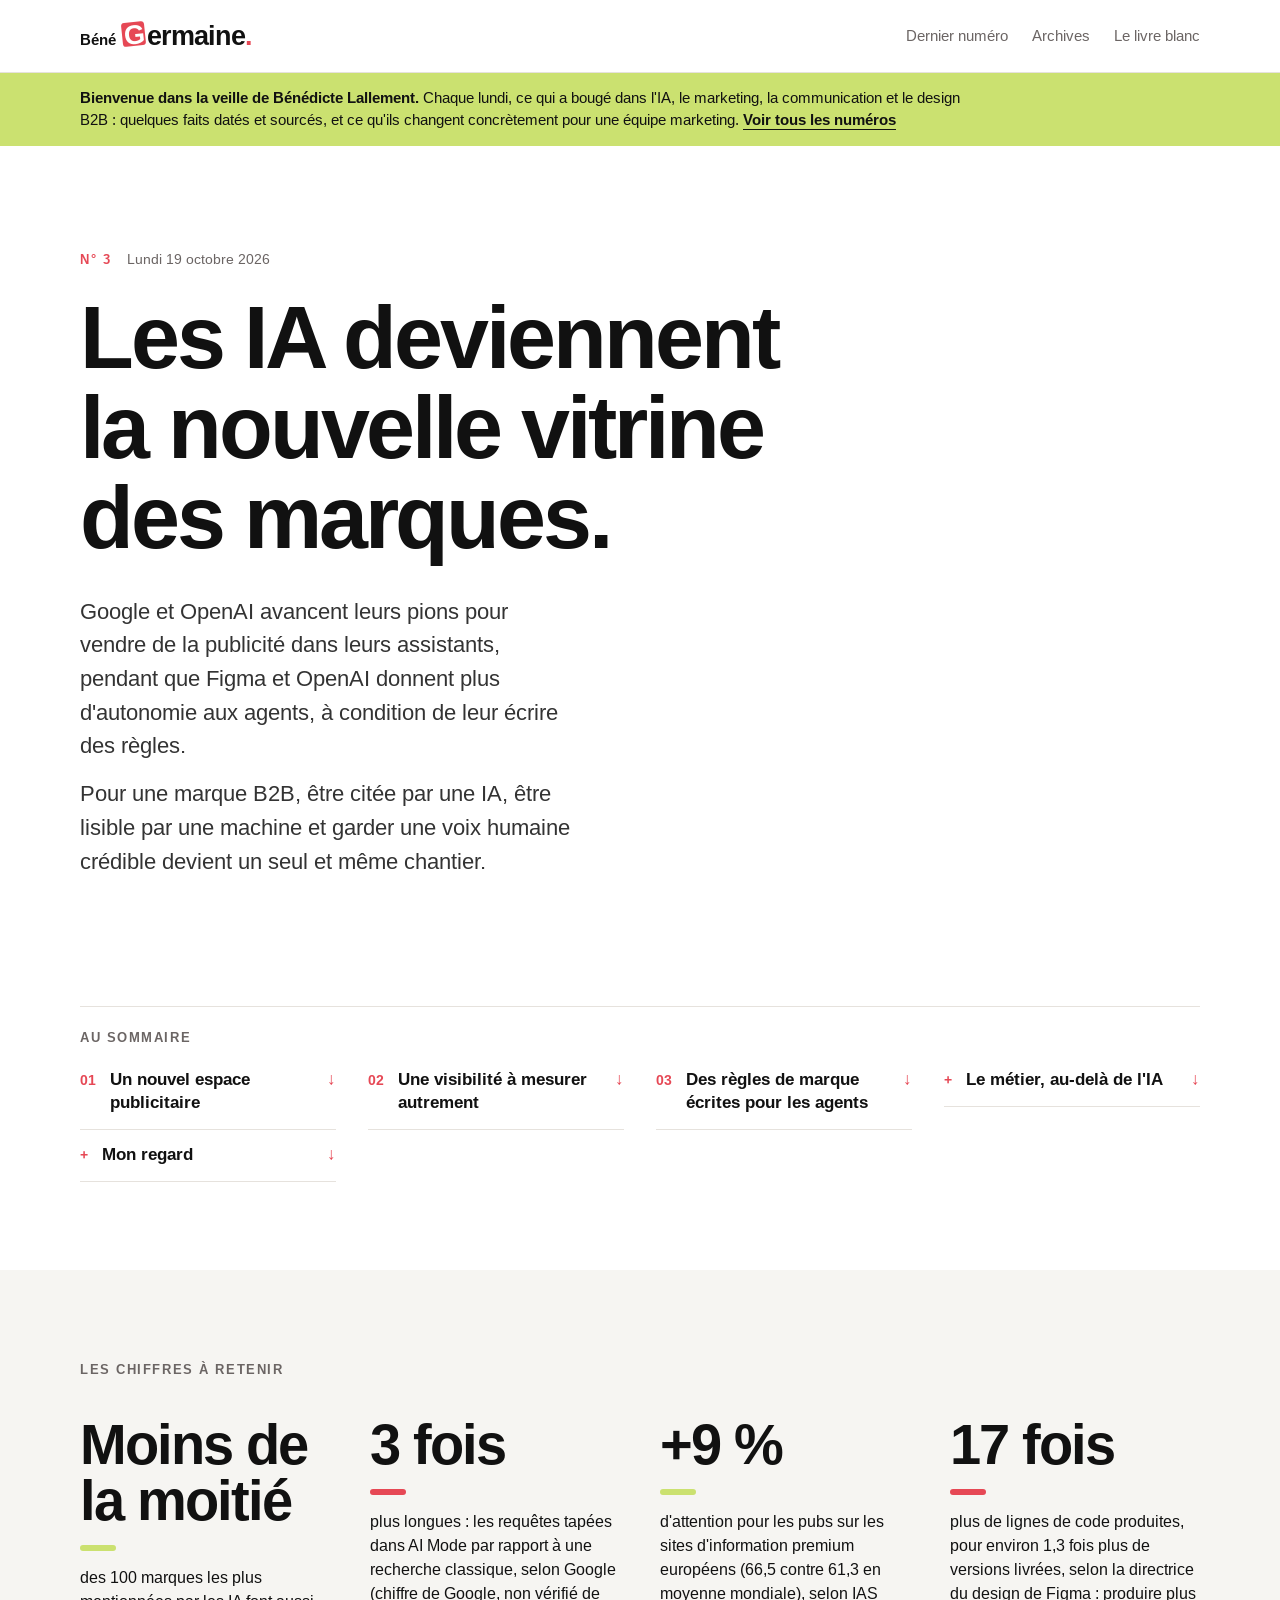
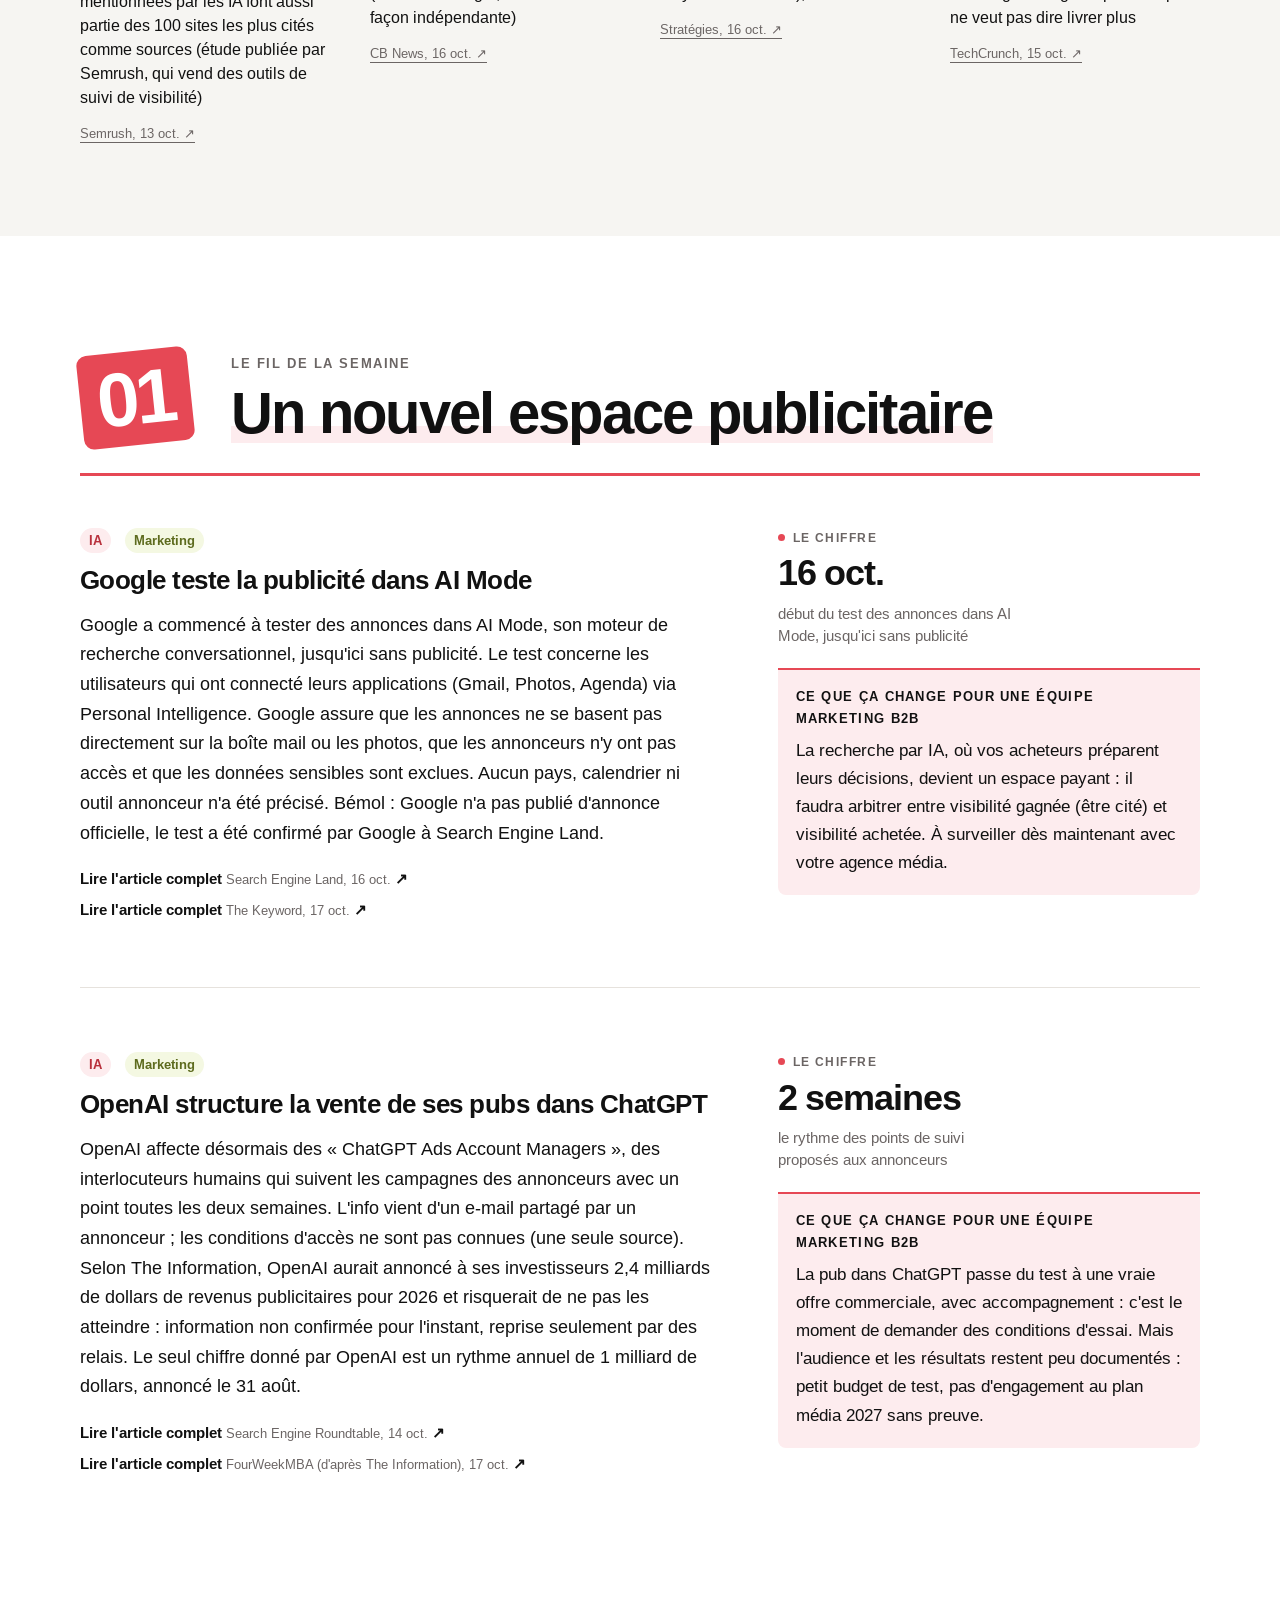
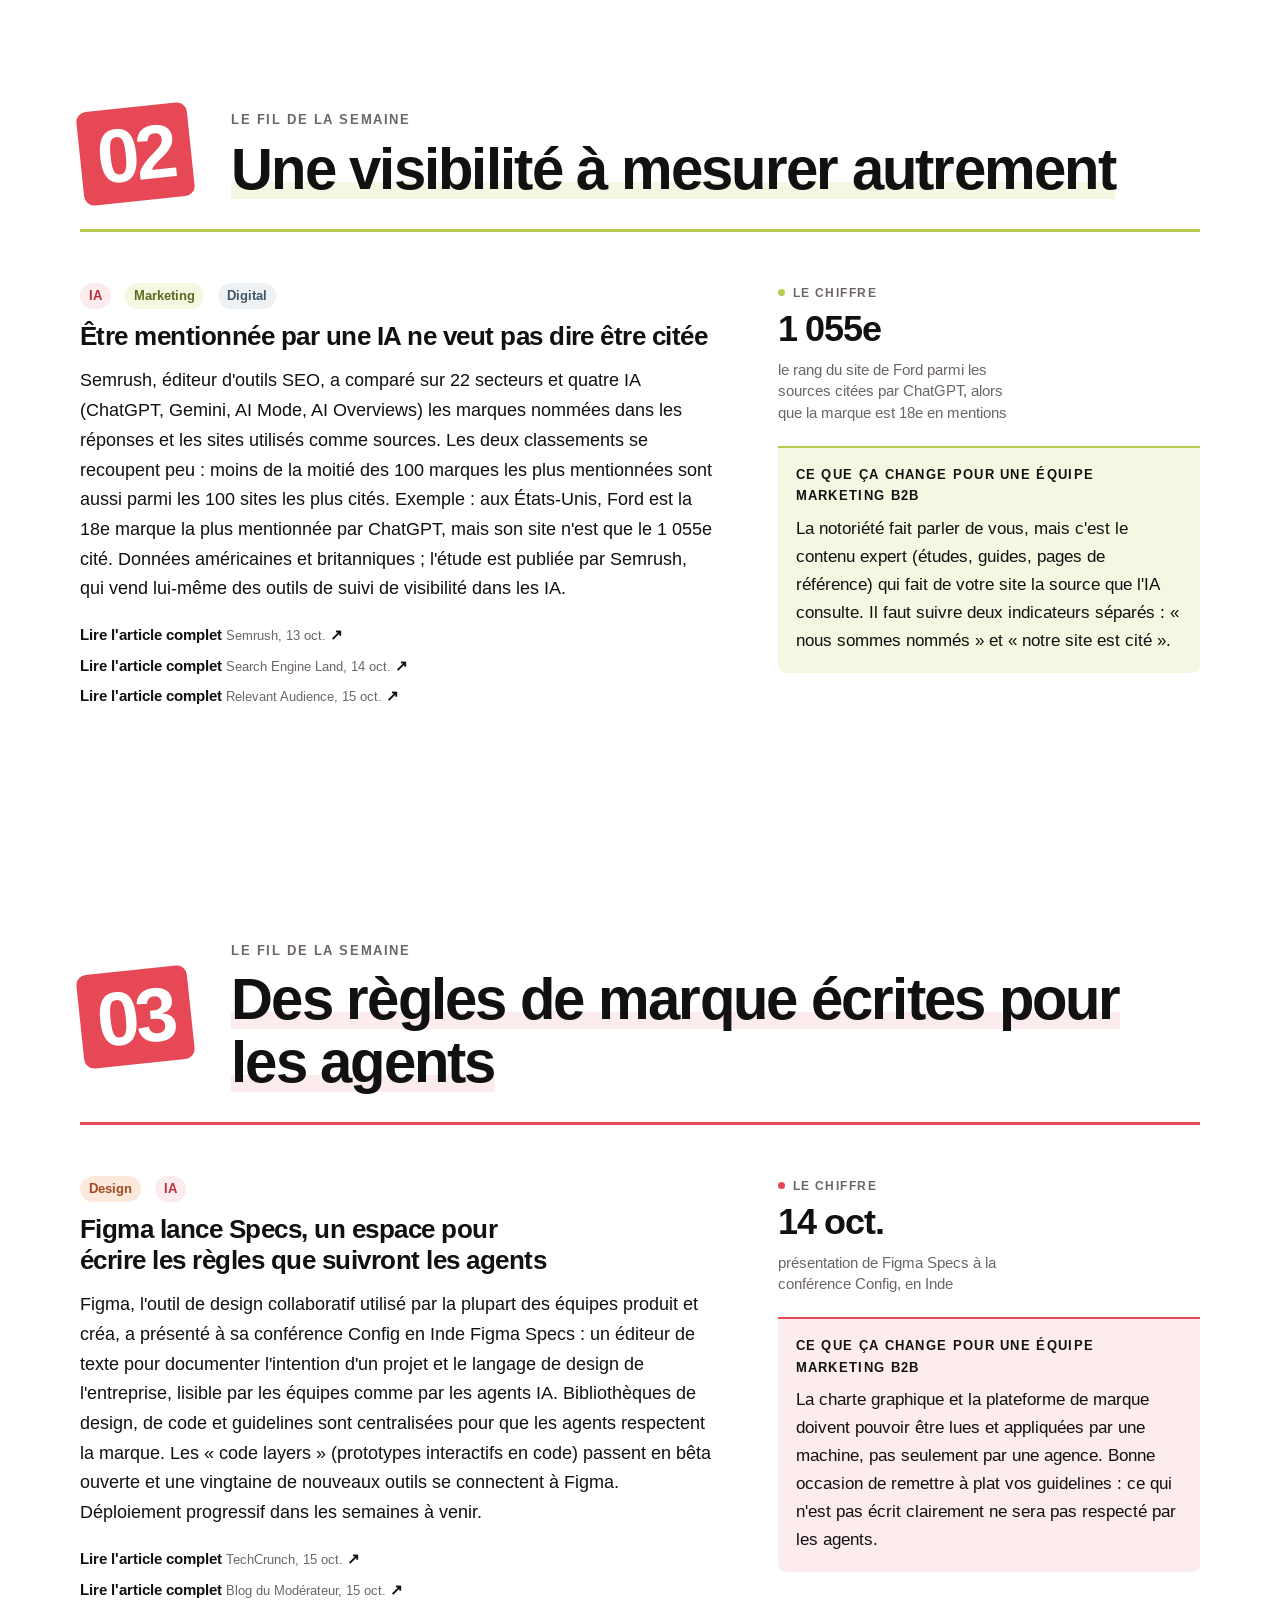
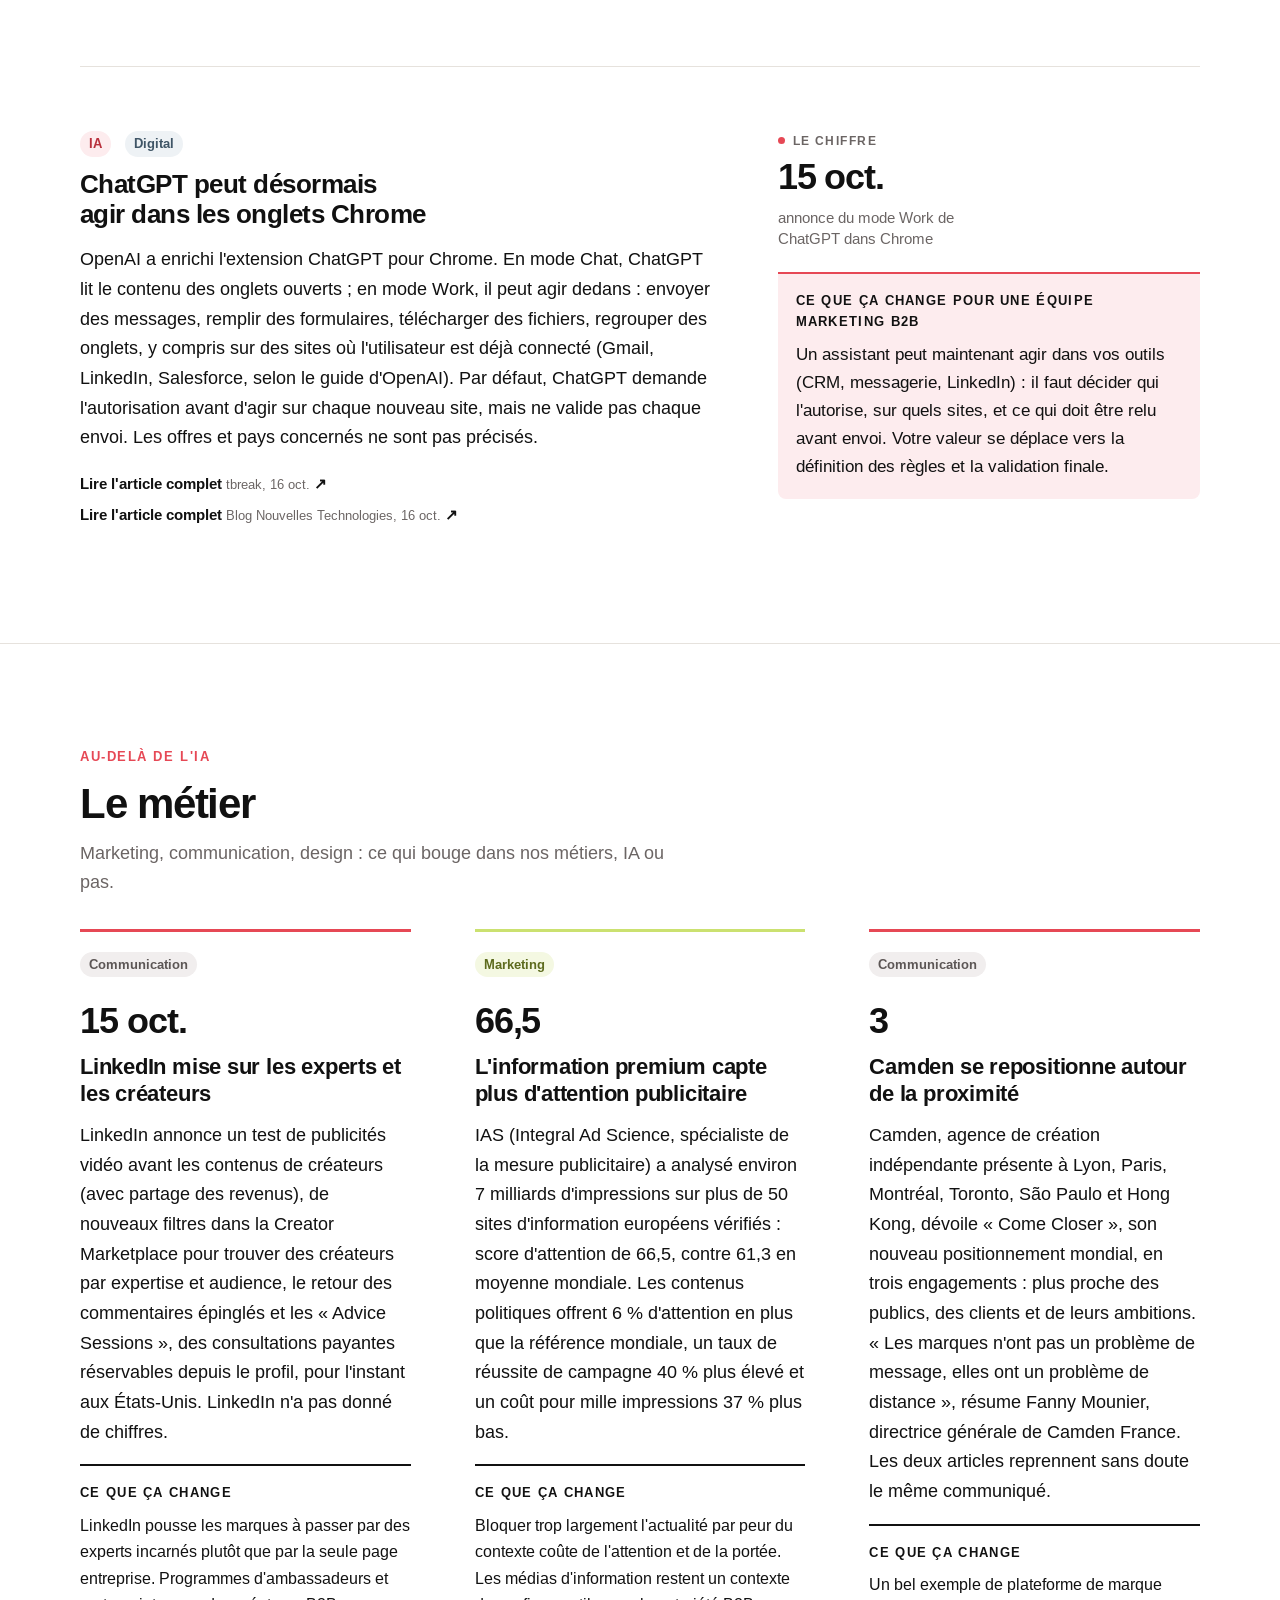
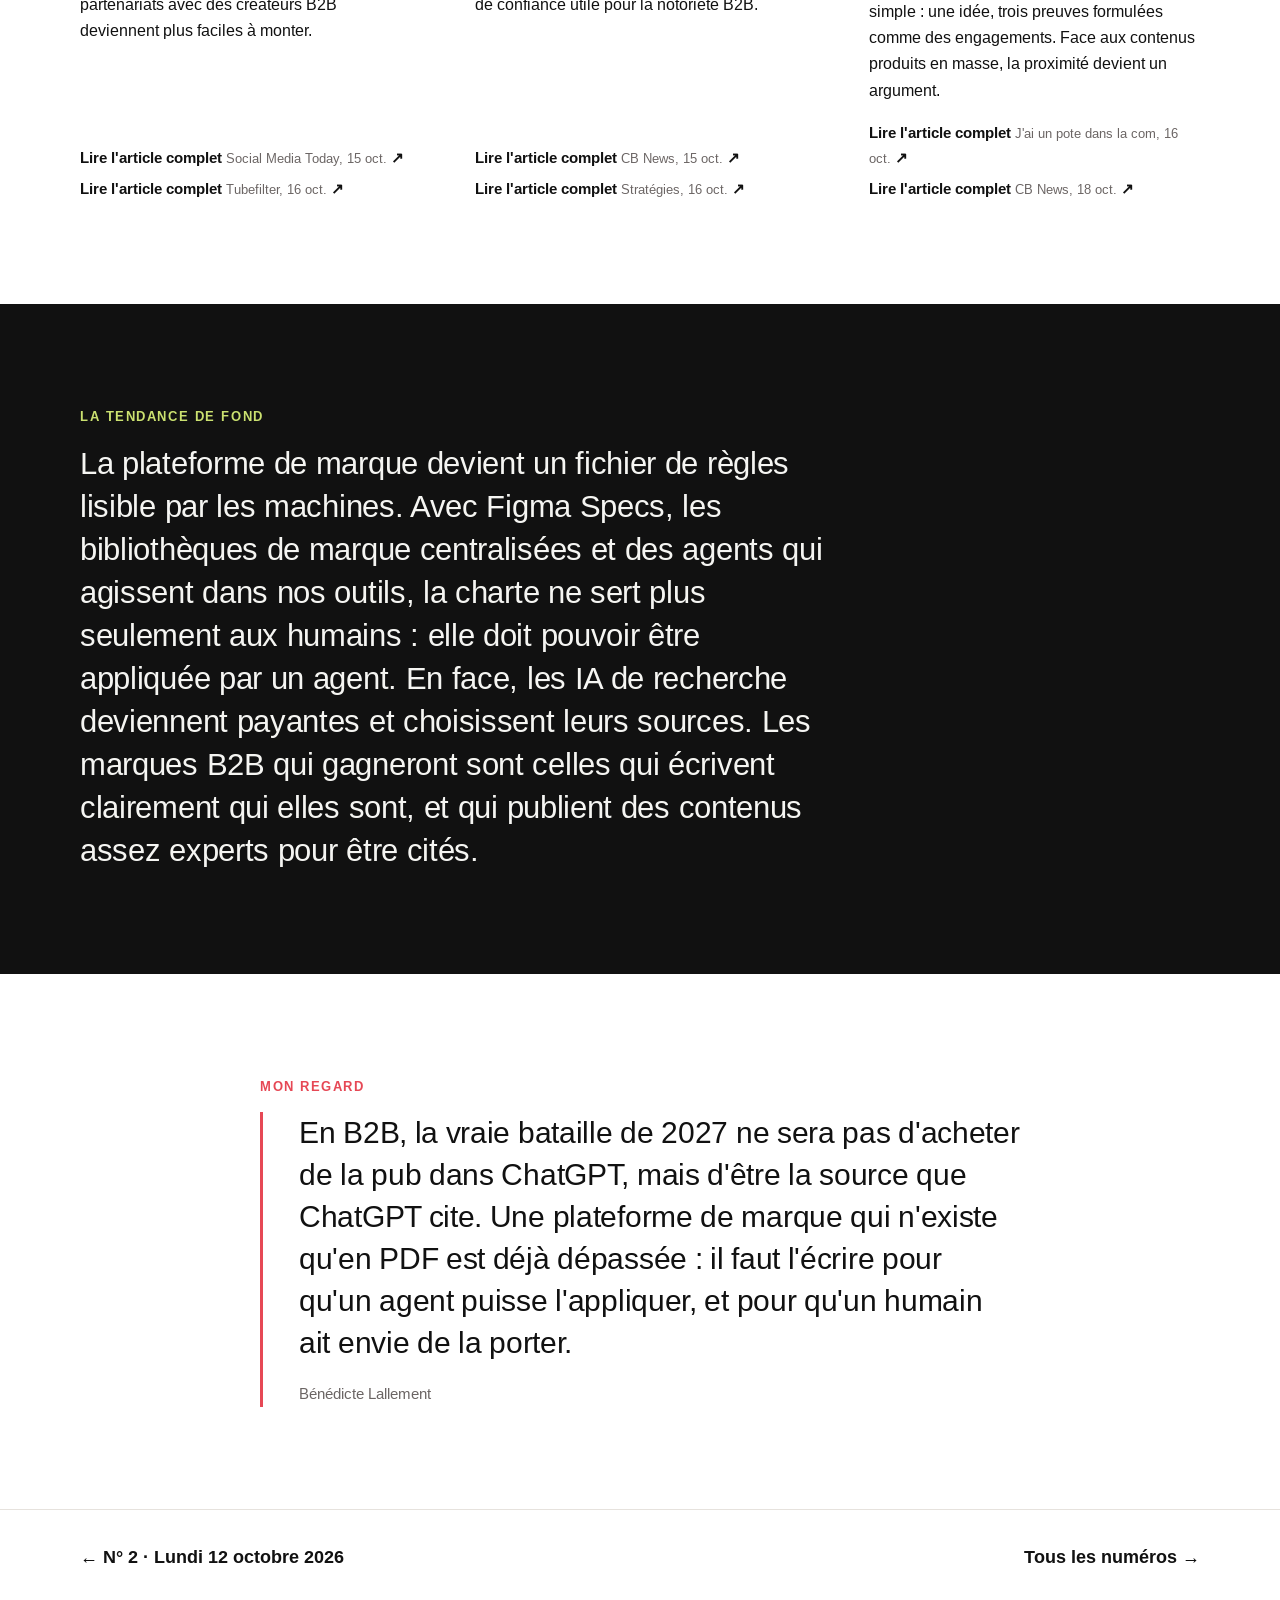
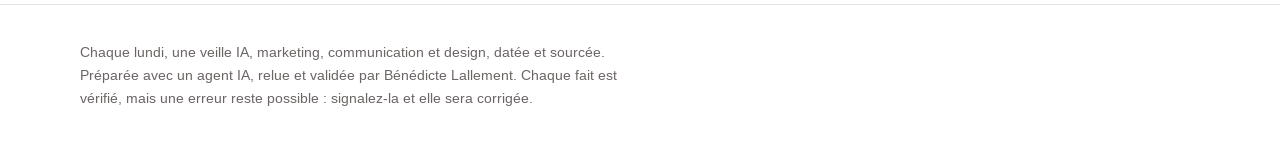
<file: 003.html>
<!doctype html><html lang="fr"><head><meta charset="utf-8"><meta name="viewport" content="width=device-width,initial-scale=1">
<title>Les IA deviennent la nouvelle vitrine des marques. · La veille n° 3</title><meta name="description" content="N° 3, Lundi 19 octobre 2026 : Les IA deviennent la nouvelle vitrine des marques. Google et OpenAI avancent leurs pions pour vendre de la publicité dans leurs assistants, pendant que Figma et OpenAI donnent plus d&#x27;autonomie aux agents, à condition de leur écrire des règles."><meta name="author" content="Bénédicte Lallement">
<link rel="canonical" href="https://benegermaine.github.io/veille/numeros/003.html">
<meta property="og:type" content="article"><meta property="og:locale" content="fr_FR"><meta property="og:site_name" content="Béné Germaine · la veille du lundi de Bénédicte Lallement">
<meta property="og:title" content="Les IA deviennent la nouvelle vitrine des marques. · La veille n° 3"><meta property="og:description" content="N° 3, Lundi 19 octobre 2026 : Les IA deviennent la nouvelle vitrine des marques. Google et OpenAI avancent leurs pions pour vendre de la publicité dans leurs assistants, pendant que Figma et OpenAI donnent plus d&#x27;autonomie aux agents, à condition de leur écrire des règles."><meta property="og:url" content="https://benegermaine.github.io/veille/numeros/003.html"><meta property="og:image" content="https://benegermaine.github.io/veille/assets/og/003.png"><meta property="og:image:width" content="1200"><meta property="og:image:height" content="627"><meta name="twitter:card" content="summary_large_image">
<link rel="preconnect" href="https://fonts.googleapis.com"><link rel="preconnect" href="https://fonts.gstatic.com" crossorigin><link rel="stylesheet" href="https://fonts.googleapis.com/css2?family=Arimo:wght@400;700&display=swap"><link rel="stylesheet" href="../assets/style.css"><link rel="icon" href="../assets/favicon.svg" type="image/svg+xml"></head><body><header class="site wrap"><div class="max"><a class="logo" href="../index.html" aria-label="Béné Germaine, la veille du lundi de Bénédicte Lallement : accueil"><span class="l-bene">Béné</span><span class="l-wm"><span class="gsq">G</span>ermaine<span class="pt">.</span></span></a>
<nav aria-label="Navigation du site"><a href="../index.html">Dernier numéro</a><a href="../archives.html">Archives</a><a href="../livre-blanc.html">Le livre blanc</a></nav></div></header><div class="bienvenue wrap"><div class="max"><p><strong>Bienvenue dans la veille de Bénédicte Lallement.</strong> Chaque lundi, ce qui a bougé dans l'IA, le marketing, la communication et le design B2B : quelques faits datés et sourcés, et ce qu'ils changent concrètement pour une équipe marketing. <a href="../archives.html">Voir tous les numéros</a></p></div></div>
<nav class="collant" aria-label="Parties de ce numéro" hidden><div class="max"><a href="#espace-pub" data-cible="espace-pub">01</a><a href="#visibilite" data-cible="visibilite">02</a><a href="#regles-agents" data-cible="regles-agents">03</a><a href="#metier" data-cible="metier">Le métier</a><a href="#regard" data-cible="regard">Mon regard</a></div></nav>
<div class="une wrap"><div class="max">
  <div class="meta"><span class="num">N° 3</span><span>Lundi 19 octobre 2026</span></div>
  <h1>Les IA deviennent la nouvelle vitrine des marques.</h1>
  <div class="une-grille"><div class="chapo"><p>Google et OpenAI avancent leurs pions pour vendre de la publicité dans leurs assistants, pendant que Figma et OpenAI donnent plus d&#x27;autonomie aux agents, à condition de leur écrire des règles.</p><p>Pour une marque B2B, être citée par une IA, être lisible par une machine et garder une voix humaine crédible devient un seul et même chantier.</p></div></div>
</div></div>
<div class="wrap"><div class="max"><nav class="sommaire" aria-labelledby="t-som"><h2 id="t-som">Au sommaire</h2><ol><li><a href="#espace-pub"><b>01</b><span>Un nouvel espace publicitaire</span><i aria-hidden="true">↓</i></a></li><li><a href="#visibilite"><b>02</b><span>Une visibilité à mesurer autrement</span><i aria-hidden="true">↓</i></a></li><li><a href="#regles-agents"><b>03</b><span>Des règles de marque écrites pour les agents</span><i aria-hidden="true">↓</i></a></li><li><a href="#metier"><b>+</b><span>Le métier, au-delà de l&#x27;IA</span><i aria-hidden="true">↓</i></a></li><li><a href="#regard"><b>+</b><span>Mon regard</span><i aria-hidden="true">↓</i></a></li></ol></nav></div></div>
<section class="chiffres wrap" aria-labelledby="t-k" style="margin-top:clamp(48px,7vw,88px)"><div class="max"><h2 id="t-k">Les chiffres à retenir</h2><div class="kgrid"><div class="k"><strong>Moins de la moitié</strong><p>des 100 marques les plus mentionnées par les IA font aussi partie des 100 sites les plus cités comme sources (étude publiée par Semrush, qui vend des outils de suivi de visibilité)</p><a href="https://www.semrush.com/news/474244-semrush-releases-2026-ai-visibility-index-revealing-its-first-uk-benchmark/" target="_blank" rel="noopener">Semrush, 13 oct. ↗</a></div><div class="k"><strong>3 fois</strong><p>plus longues : les requêtes tapées dans AI Mode par rapport à une recherche classique, selon Google (chiffre de Google, non vérifié de façon indépendante)</p><a href="https://www.cbnews.fr/digital/ai-overviews-google-ads-invite-les-marques-repenser-leur-sites" target="_blank" rel="noopener">CB News, 16 oct. ↗</a></div><div class="k"><strong>+9 %</strong><p>d&#x27;attention pour les pubs sur les sites d&#x27;information premium européens (66,5 contre 61,3 en moyenne mondiale), selon IAS</p><a href="https://www.strategies.fr/actualites/culture-tech/LQ6759109C/les-contenus-politiques-offrent-une-meilleure-performance-publicitaire-selon-ias.html" target="_blank" rel="noopener">Stratégies, 16 oct. ↗</a></div><div class="k"><strong>17 fois</strong><p>plus de lignes de code produites, pour environ 1,3 fois plus de versions livrées, selon la directrice du design de Figma : produire plus ne veut pas dire livrer plus</p><a href="https://techcrunch.com/2026/10/14/figma-announces-new-features-to-define-how-agents-work-on-its-platform/" target="_blank" rel="noopener">TechCrunch, 15 oct. ↗</a></div></div></div></section>
<section class="etape wrap ton-rouge" id="espace-pub" aria-labelledby="h-espace-pub"><div class="max">
  <div class="etape-tete"><span class="rang gsq" aria-hidden="true">01</span><div><p class="kicker">Le fil de la semaine</p><h2 id="h-espace-pub">Un nouvel espace publicitaire</h2></div></div>
  <article class="fait">
  <div><div class="tags"><span class="tag t-ia">IA</span><span class="tag t-marketing">Marketing</span></div>
    <h3>Google teste la publicité dans AI Mode</h3><p>Google a commencé à tester des annonces dans AI Mode, son moteur de recherche conversationnel, jusqu&#x27;ici sans publicité. Le test concerne les utilisateurs qui ont connecté leurs applications (Gmail, Photos, Agenda) via Personal Intelligence. Google assure que les annonces ne se basent pas directement sur la boîte mail ou les photos, que les annonceurs n&#x27;y ont pas accès et que les données sensibles sont exclues. Aucun pays, calendrier ni outil annonceur n&#x27;a été précisé. Bémol : Google n&#x27;a pas publié d&#x27;annonce officielle, le test a été confirmé par Google à Search Engine Land.</p><div class="out"><a href="https://searchengineland.com/google-begins-testing-ads-in-ai-mode-for-users-with-personal-intelligence-enabled-496990" target="_blank" rel="noopener">Lire l&#x27;article complet <small>Search Engine Land, 16 oct.</small> <span aria-hidden="true">↗</span></a><a href="https://www.thekeyword.co/news/google-personal-intelligence-ads" target="_blank" rel="noopener">Lire l&#x27;article complet <small>The Keyword, 17 oct.</small> <span aria-hidden="true">↗</span></a></div></div>
  <div><div class="fig"><small>Le chiffre</small><strong>16 oct.</strong><span>début du test des annonces dans AI Mode, jusqu&#x27;ici sans publicité</span></div>
  <div class="chg"><h4>Ce que ça change pour une équipe marketing B2B</h4><p>La recherche par IA, où vos acheteurs préparent leurs décisions, devient un espace payant : il faudra arbitrer entre visibilité gagnée (être cité) et visibilité achetée. À surveiller dès maintenant avec votre agence média.</p></div></div>
</article><article class="fait">
  <div><div class="tags"><span class="tag t-ia">IA</span><span class="tag t-marketing">Marketing</span></div>
    <h3>OpenAI structure la vente de ses pubs dans ChatGPT</h3><p>OpenAI affecte désormais des « ChatGPT Ads Account Managers », des interlocuteurs humains qui suivent les campagnes des annonceurs avec un point toutes les deux semaines. L&#x27;info vient d&#x27;un e-mail partagé par un annonceur ; les conditions d&#x27;accès ne sont pas connues (une seule source). Selon The Information, OpenAI aurait annoncé à ses investisseurs 2,4 milliards de dollars de revenus publicitaires pour 2026 et risquerait de ne pas les atteindre : information non confirmée pour l&#x27;instant, reprise seulement par des relais. Le seul chiffre donné par OpenAI est un rythme annuel de 1 milliard de dollars, annoncé le 31 août.</p><div class="out"><a href="https://www.seroundtable.com/openai-chatgpt-ads-account-manager-42278.html" target="_blank" rel="noopener">Lire l&#x27;article complet <small>Search Engine Roundtable, 14 oct.</small> <span aria-hidden="true">↗</span></a><a href="https://fourweekmba.com/ai-openai-ads-hit-1b-run-rate-behind-its-2-4b-2026-target/" target="_blank" rel="noopener">Lire l&#x27;article complet <small>FourWeekMBA (d&#x27;après The Information), 17 oct.</small> <span aria-hidden="true">↗</span></a></div></div>
  <div><div class="fig"><small>Le chiffre</small><strong>2 semaines</strong><span>le rythme des points de suivi proposés aux annonceurs</span></div>
  <div class="chg"><h4>Ce que ça change pour une équipe marketing B2B</h4><p>La pub dans ChatGPT passe du test à une vraie offre commerciale, avec accompagnement : c&#x27;est le moment de demander des conditions d&#x27;essai. Mais l&#x27;audience et les résultats restent peu documentés : petit budget de test, pas d&#x27;engagement au plan média 2027 sans preuve.</p></div></div>
</article></div>
</section><section class="etape wrap ton-vert" id="visibilite" aria-labelledby="h-visibilite"><div class="max">
  <div class="etape-tete"><span class="rang gsq" aria-hidden="true">02</span><div><p class="kicker">Le fil de la semaine</p><h2 id="h-visibilite">Une visibilité à mesurer autrement</h2></div></div>
  <article class="fait">
  <div><div class="tags"><span class="tag t-ia">IA</span><span class="tag t-marketing">Marketing</span><span class="tag t-digital">Digital</span></div>
    <h3>Être mentionnée par une IA ne veut pas dire être citée</h3><p>Semrush, éditeur d&#x27;outils SEO, a comparé sur 22 secteurs et quatre IA (ChatGPT, Gemini, AI Mode, AI Overviews) les marques nommées dans les réponses et les sites utilisés comme sources. Les deux classements se recoupent peu : moins de la moitié des 100 marques les plus mentionnées sont aussi parmi les 100 sites les plus cités. Exemple : aux États-Unis, Ford est la 18e marque la plus mentionnée par ChatGPT, mais son site n&#x27;est que le 1 055e cité. Données américaines et britanniques ; l&#x27;étude est publiée par Semrush, qui vend lui-même des outils de suivi de visibilité dans les IA.</p><div class="out"><a href="https://www.semrush.com/news/474244-semrush-releases-2026-ai-visibility-index-revealing-its-first-uk-benchmark/" target="_blank" rel="noopener">Lire l&#x27;article complet <small>Semrush, 13 oct.</small> <span aria-hidden="true">↗</span></a><a href="https://searchengineland.com/your-brand-can-win-the-mention-and-lose-the-citation-496011" target="_blank" rel="noopener">Lire l&#x27;article complet <small>Search Engine Land, 14 oct.</small> <span aria-hidden="true">↗</span></a><a href="https://www.relevantaudience.com/geo/semrush-ai-visibility-index-h2-2026-mentions-vs-citations/" target="_blank" rel="noopener">Lire l&#x27;article complet <small>Relevant Audience, 15 oct.</small> <span aria-hidden="true">↗</span></a></div></div>
  <div><div class="fig"><small>Le chiffre</small><strong>1 055e</strong><span>le rang du site de Ford parmi les sources citées par ChatGPT, alors que la marque est 18e en mentions</span></div>
  <div class="chg"><h4>Ce que ça change pour une équipe marketing B2B</h4><p>La notoriété fait parler de vous, mais c&#x27;est le contenu expert (études, guides, pages de référence) qui fait de votre site la source que l&#x27;IA consulte. Il faut suivre deux indicateurs séparés : « nous sommes nommés » et « notre site est cité ».</p></div></div>
</article></div>
</section><section class="etape wrap ton-rouge" id="regles-agents" aria-labelledby="h-regles-agents"><div class="max">
  <div class="etape-tete"><span class="rang gsq" aria-hidden="true">03</span><div><p class="kicker">Le fil de la semaine</p><h2 id="h-regles-agents">Des règles de marque écrites pour les agents</h2></div></div>
  <article class="fait">
  <div><div class="tags"><span class="tag t-design">Design</span><span class="tag t-ia">IA</span></div>
    <h3>Figma lance Specs, un espace pour écrire les règles que suivront les agents</h3><p>Figma, l&#x27;outil de design collaboratif utilisé par la plupart des équipes produit et créa, a présenté à sa conférence Config en Inde Figma Specs : un éditeur de texte pour documenter l&#x27;intention d&#x27;un projet et le langage de design de l&#x27;entreprise, lisible par les équipes comme par les agents IA. Bibliothèques de design, de code et guidelines sont centralisées pour que les agents respectent la marque. Les « code layers » (prototypes interactifs en code) passent en bêta ouverte et une vingtaine de nouveaux outils se connectent à Figma. Déploiement progressif dans les semaines à venir.</p><div class="out"><a href="https://techcrunch.com/2026/10/14/figma-announces-new-features-to-define-how-agents-work-on-its-platform/" target="_blank" rel="noopener">Lire l&#x27;article complet <small>TechCrunch, 15 oct.</small> <span aria-hidden="true">↗</span></a><a href="https://www.blogdumoderateur.com/figma-prototyper-code-directement-canvas-collaboratif/" target="_blank" rel="noopener">Lire l&#x27;article complet <small>Blog du Modérateur, 15 oct.</small> <span aria-hidden="true">↗</span></a></div></div>
  <div><div class="fig"><small>Le chiffre</small><strong>14 oct.</strong><span>présentation de Figma Specs à la conférence Config, en Inde</span></div>
  <div class="chg"><h4>Ce que ça change pour une équipe marketing B2B</h4><p>La charte graphique et la plateforme de marque doivent pouvoir être lues et appliquées par une machine, pas seulement par une agence. Bonne occasion de remettre à plat vos guidelines : ce qui n&#x27;est pas écrit clairement ne sera pas respecté par les agents.</p></div></div>
</article><article class="fait">
  <div><div class="tags"><span class="tag t-ia">IA</span><span class="tag t-digital">Digital</span></div>
    <h3>ChatGPT peut désormais agir dans les onglets Chrome</h3><p>OpenAI a enrichi l&#x27;extension ChatGPT pour Chrome. En mode Chat, ChatGPT lit le contenu des onglets ouverts ; en mode Work, il peut agir dedans : envoyer des messages, remplir des formulaires, télécharger des fichiers, regrouper des onglets, y compris sur des sites où l&#x27;utilisateur est déjà connecté (Gmail, LinkedIn, Salesforce, selon le guide d&#x27;OpenAI). Par défaut, ChatGPT demande l&#x27;autorisation avant d&#x27;agir sur chaque nouveau site, mais ne valide pas chaque envoi. Les offres et pays concernés ne sont pas précisés.</p><div class="out"><a href="https://tbreak.com/chatgpt-chrome-extension-open-tabs/" target="_blank" rel="noopener">Lire l&#x27;article complet <small>tbreak, 16 oct.</small> <span aria-hidden="true">↗</span></a><a href="https://www.blog-nouvelles-technologies.fr/388640/chatgpt-extension-chrome-onglets/" target="_blank" rel="noopener">Lire l&#x27;article complet <small>Blog Nouvelles Technologies, 16 oct.</small> <span aria-hidden="true">↗</span></a></div></div>
  <div><div class="fig"><small>Le chiffre</small><strong>15 oct.</strong><span>annonce du mode Work de ChatGPT dans Chrome</span></div>
  <div class="chg"><h4>Ce que ça change pour une équipe marketing B2B</h4><p>Un assistant peut maintenant agir dans vos outils (CRM, messagerie, LinkedIn) : il faut décider qui l&#x27;autorise, sur quels sites, et ce qui doit être relu avant envoi. Votre valeur se déplace vers la définition des règles et la validation finale.</p></div></div>
</article></div>
</section>
<section class="section wrap" id="metier" aria-labelledby="t-met"><div class="max"><p class="kicker">Au-delà de l'IA</p><h2 id="t-met">Le métier</h2><p class="lede">Marketing, communication, design : ce qui bouge dans nos métiers, IA ou pas.</p><div class="mgrid"><article><div class="tags"><span class="tag t-communication">Communication</span></div><strong class="n">15 oct.</strong>
<h3>LinkedIn mise sur les experts et les créateurs</h3><p>LinkedIn annonce un test de publicités vidéo avant les contenus de créateurs (avec partage des revenus), de nouveaux filtres dans la Creator Marketplace pour trouver des créateurs par expertise et audience, le retour des commentaires épinglés et les « Advice Sessions », des consultations payantes réservables depuis le profil, pour l&#x27;instant aux États-Unis. LinkedIn n&#x27;a pas donné de chiffres.</p><div class="chg"><h4>Ce que ça change</h4><p>LinkedIn pousse les marques à passer par des experts incarnés plutôt que par la seule page entreprise. Programmes d&#x27;ambassadeurs et partenariats avec des créateurs B2B deviennent plus faciles à monter.</p></div>
<div class="out"><a href="https://www.socialmediatoday.com/news/linkedin-adds-new-creator-monetization-options/833179/" target="_blank" rel="noopener">Lire l&#x27;article complet <small>Social Media Today, 15 oct.</small> <span aria-hidden="true">↗</span></a><a href="https://www.tubefilter.com/2026/10/16/linkedin-creator-monetization-update-advice-sessions-consulting/" target="_blank" rel="noopener">Lire l&#x27;article complet <small>Tubefilter, 16 oct.</small> <span aria-hidden="true">↗</span></a></div></article><article><div class="tags"><span class="tag t-marketing">Marketing</span></div><strong class="n">66,5</strong>
<h3>L&#x27;information premium capte plus d&#x27;attention publicitaire</h3><p>IAS (Integral Ad Science, spécialiste de la mesure publicitaire) a analysé environ 7 milliards d&#x27;impressions sur plus de 50 sites d&#x27;information européens vérifiés : score d&#x27;attention de 66,5, contre 61,3 en moyenne mondiale. Les contenus politiques offrent 6 % d&#x27;attention en plus que la référence mondiale, un taux de réussite de campagne 40 % plus élevé et un coût pour mille impressions 37 % plus bas.</p><div class="chg"><h4>Ce que ça change</h4><p>Bloquer trop largement l&#x27;actualité par peur du contexte coûte de l&#x27;attention et de la portée. Les médias d&#x27;information restent un contexte de confiance utile pour la notoriété B2B.</p></div>
<div class="out"><a href="https://www.cbnews.fr/etudes/pub-digitale-les-sites-information-premium-generent-davantage-attention-ias" target="_blank" rel="noopener">Lire l&#x27;article complet <small>CB News, 15 oct.</small> <span aria-hidden="true">↗</span></a><a href="https://www.strategies.fr/actualites/culture-tech/LQ6759109C/les-contenus-politiques-offrent-une-meilleure-performance-publicitaire-selon-ias.html" target="_blank" rel="noopener">Lire l&#x27;article complet <small>Stratégies, 16 oct.</small> <span aria-hidden="true">↗</span></a></div></article><article><div class="tags"><span class="tag t-communication">Communication</span></div><strong class="n">3</strong>
<h3>Camden se repositionne autour de la proximité</h3><p>Camden, agence de création indépendante présente à Lyon, Paris, Montréal, Toronto, São Paulo et Hong Kong, dévoile « Come Closer », son nouveau positionnement mondial, en trois engagements : plus proche des publics, des clients et de leurs ambitions. « Les marques n&#x27;ont pas un problème de message, elles ont un problème de distance », résume Fanny Mounier, directrice générale de Camden France. Les deux articles reprennent sans doute le même communiqué.</p><div class="chg"><h4>Ce que ça change</h4><p>Un bel exemple de plateforme de marque simple : une idée, trois preuves formulées comme des engagements. Face aux contenus produits en masse, la proximité devient un argument.</p></div>
<div class="out"><a href="https://jai-un-pote-dans-la.com/camden-come-closer-nouveau-positionnement-proximite/" target="_blank" rel="noopener">Lire l&#x27;article complet <small>J&#x27;ai un pote dans la com, 16 oct.</small> <span aria-hidden="true">↗</span></a><a href="https://www.cbnews.fr/conseil/avec-concept-come-closer-camden-met-place-son-repositionnement" target="_blank" rel="noopener">Lire l&#x27;article complet <small>CB News, 18 oct.</small> <span aria-hidden="true">↗</span></a></div></article></div></div></section><section class="tendance wrap"><div class="max"><p class="kicker">La tendance de fond</p><p>La plateforme de marque devient un fichier de règles lisible par les machines. Avec Figma Specs, les bibliothèques de marque centralisées et des agents qui agissent dans nos outils, la charte ne sert plus seulement aux humains : elle doit pouvoir être appliquée par un agent. En face, les IA de recherche deviennent payantes et choisissent leurs sources. Les marques B2B qui gagneront sont celles qui écrivent clairement qui elles sont, et qui publient des contenus assez experts pour être cités.</p></div></section><section class="regard wrap" id="regard" aria-labelledby="t-reg"><div class="etroit"><p class="kicker" id="t-reg">Mon regard</p><blockquote><p>En B2B, la vraie bataille de 2027 ne sera pas d&#x27;acheter de la pub dans ChatGPT, mais d&#x27;être la source que ChatGPT cite. Une plateforme de marque qui n&#x27;existe qu&#x27;en PDF est déjà dépassée : il faut l&#x27;écrire pour qu&#x27;un agent puisse l&#x27;appliquer, et pour qu&#x27;un humain ait envie de la porter.</p><footer>Bénédicte Lallement</footer></blockquote></div></section>
<nav class="pager wrap" aria-label="Numéros"><div class="max"><a href="../numeros/002.html">← N° 2 · Lundi 12 octobre 2026</a><a href="../archives.html">Tous les numéros →</a></div></nav><footer class="pied wrap"><div class="max"><p>Chaque lundi, une veille IA, marketing, communication et design, datée et sourcée. Préparée avec un agent IA, relue et validée par Bénédicte Lallement. Chaque fait est vérifié, mais une erreur reste possible : signalez-la et elle sera corrigée.</p></div></footer><a class="haut-page" href="#" aria-label="Remonter en haut de la page">↑</a><script data-goatcounter="https://benegermaine.goatcounter.com/count" async src="//gc.zgo.at/count.js"></script><script>(function(){var d=document.documentElement;if(!("IntersectionObserver" in window)||matchMedia("(prefers-reduced-motion: reduce)").matches)return;d.classList.add("anim");
var o=new IntersectionObserver(function(es){es.forEach(function(x){if(x.isIntersecting){x.target.classList.add("vu");o.unobserve(x.target);}});},{rootMargin:"0px 0px -8% 0px"});
document.querySelectorAll(".reveal,.fait,.k,.mgrid article,.cgrid article,.regard blockquote").forEach(function(el){el.classList.add("reveal");o.observe(el);});})();
(function(){var bar=document.querySelector(".collant"),som=document.querySelector(".sommaire"),haut=document.querySelector(".haut-page");
var liens=bar?[].slice.call(bar.querySelectorAll("a")):[],cibles=liens.map(function(a){return document.getElementById(a.dataset.cible);}),verrou=0;
if(bar)bar.hidden=false;
function marquer(i){liens.forEach(function(a,k){if(k===i)a.setAttribute("aria-current","true");else a.removeAttribute("aria-current");});}
function maj(){var y=window.scrollY;
 if(haut)haut.classList.toggle("visible",y>700);
 if(!bar||!som)return;
 bar.classList.toggle("visible",som.getBoundingClientRect().bottom<0);
 if(Date.now()<verrou)return;
 var actif=-1;cibles.forEach(function(el,k){if(el&&el.getBoundingClientRect().top<=140)actif=k;});
 if(window.innerHeight+y>=document.documentElement.scrollHeight-4)actif=cibles.length-1;
 marquer(actif);}
liens.forEach(function(a,k){a.addEventListener("click",function(){marquer(k);verrou=Date.now()+900;});});
var t=0;window.addEventListener("scroll",function(){if(!t){t=requestAnimationFrame(function(){t=0;maj();});}},{passive:true});maj();
if(haut)haut.addEventListener("click",function(ev){ev.preventDefault();window.scrollTo({top:0,behavior:matchMedia("(prefers-reduced-motion: reduce)").matches?"auto":"smooth"});});})();</script></body></html>
</file>
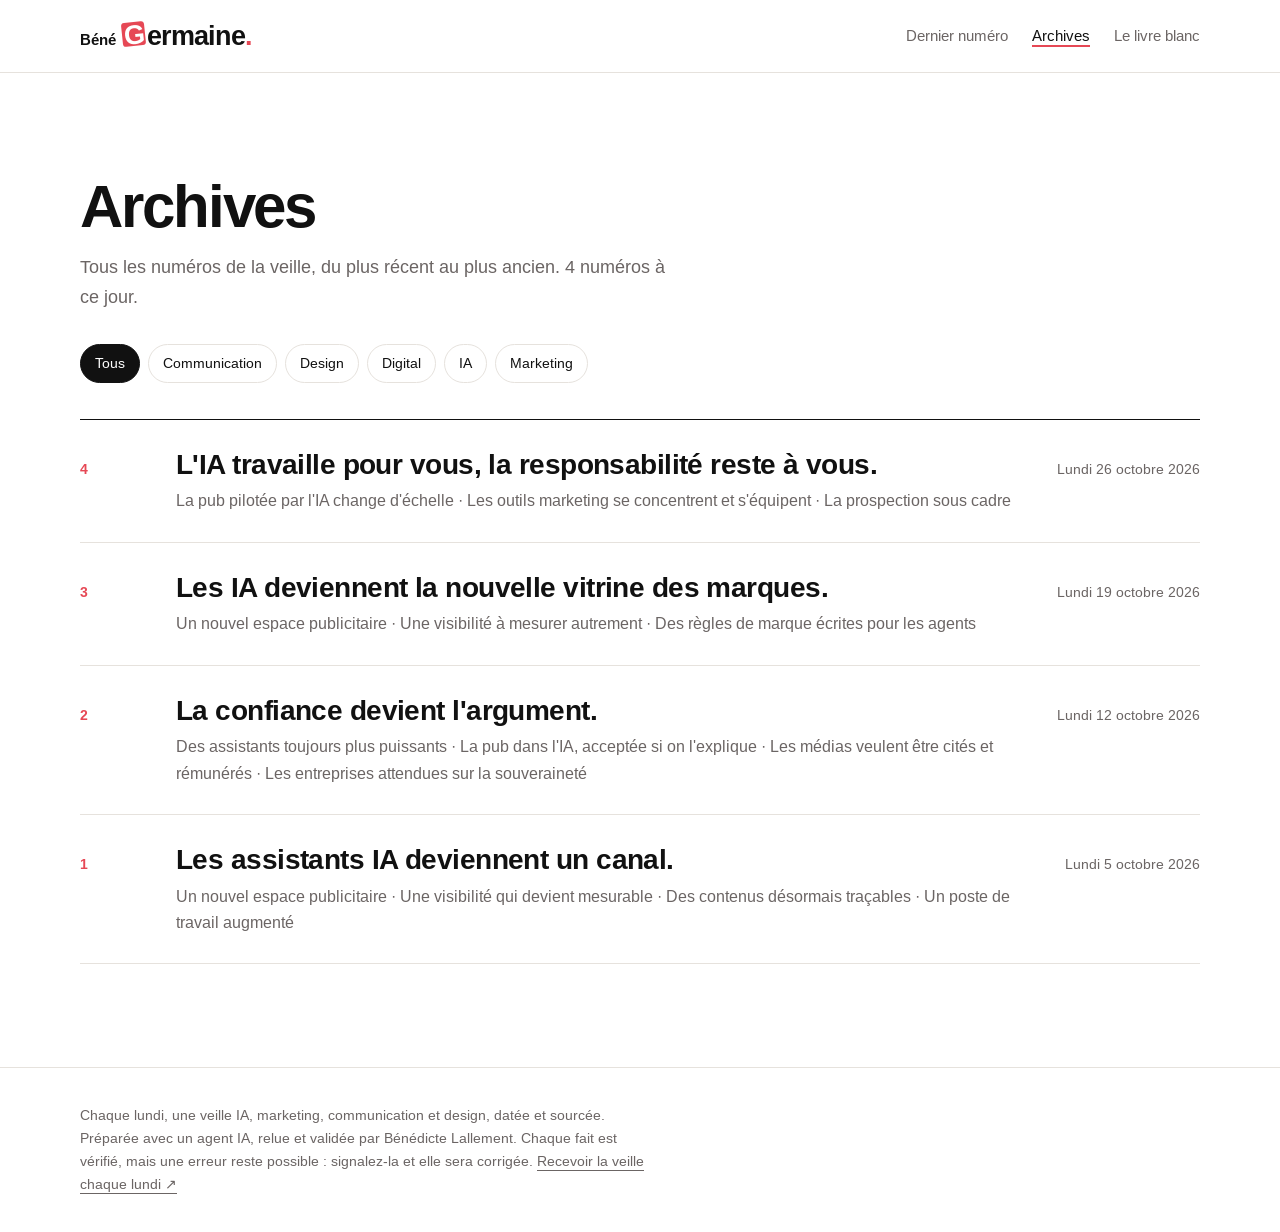
<file: archives.html>
<!doctype html><html lang="fr"><head><meta charset="utf-8"><meta name="viewport" content="width=device-width,initial-scale=1">
<title>Archives · La veille de Bénédicte Lallement</title><meta name="description" content="Tous les numéros de la veille IA, marketing, communication et design."><meta name="author" content="Bénédicte Lallement">
<link rel="canonical" href="https://benegermaine.github.io/veille/archives.html">
<meta property="og:type" content="article"><meta property="og:locale" content="fr_FR"><meta property="og:site_name" content="Béné Germaine · la veille du lundi de Bénédicte Lallement">
<meta property="og:title" content="Archives · La veille de Bénédicte Lallement"><meta property="og:description" content="Tous les numéros de la veille IA, marketing, communication et design."><meta property="og:url" content="https://benegermaine.github.io/veille/archives.html">
<link rel="preconnect" href="https://fonts.googleapis.com"><link rel="preconnect" href="https://fonts.gstatic.com" crossorigin><link rel="stylesheet" href="https://fonts.googleapis.com/css2?family=Arimo:wght@400;700&display=swap"><link rel="stylesheet" href="assets/style.css"><link rel="icon" href="assets/favicon.svg" type="image/svg+xml"></head><body><header class="site wrap"><div class="max"><a class="logo" href="index.html" aria-label="Béné Germaine, la veille du lundi de Bénédicte Lallement : accueil"><span class="l-bene">Béné</span><span class="l-wm"><span class="gsq">G</span>ermaine<span class="pt">.</span></span></a>
<nav aria-label="Navigation du site"><a href="index.html">Dernier numéro</a><a href="archives.html" aria-current="page">Archives</a><a href="livre-blanc.html">Le livre blanc</a></nav></div></header><main class="arch wrap"><div class="max"><h1>Archives</h1><p class="lede">Tous les numéros de la veille, du plus récent au plus ancien. 4 numéros à ce jour.</p>
<div class="filtres" role="group" aria-label="Filtrer par thème"><button type="button" aria-pressed="true" data-t="">Tous</button><button type="button" aria-pressed="false" data-t="Communication">Communication</button><button type="button" aria-pressed="false" data-t="Design">Design</button><button type="button" aria-pressed="false" data-t="Digital">Digital</button><button type="button" aria-pressed="false" data-t="IA">IA</button><button type="button" aria-pressed="false" data-t="Marketing">Marketing</button></div><ul class="liste" id="liste"><li data-themes="IA,Digital,Communication,Marketing,Design"><a href="numeros/004.html"><span class="n">4</span>
<div><h2>L&#x27;IA travaille pour vous, la responsabilité reste à vous.</h2><p>La pub pilotée par l&#x27;IA change d&#x27;échelle · Les outils marketing se concentrent et s&#x27;équipent · La prospection sous cadre</p></div><span class="d">Lundi 26 octobre 2026</span></a></li><li data-themes="IA,Digital,Communication,Marketing,Design"><a href="numeros/003.html"><span class="n">3</span>
<div><h2>Les IA deviennent la nouvelle vitrine des marques.</h2><p>Un nouvel espace publicitaire · Une visibilité à mesurer autrement · Des règles de marque écrites pour les agents</p></div><span class="d">Lundi 19 octobre 2026</span></a></li><li data-themes="IA,Marketing,Communication"><a href="numeros/002.html"><span class="n">2</span>
<div><h2>La confiance devient l&#x27;argument.</h2><p>Des assistants toujours plus puissants · La pub dans l&#x27;IA, acceptée si on l&#x27;explique · Les médias veulent être cités et rémunérés · Les entreprises attendues sur la souveraineté</p></div><span class="d">Lundi 12 octobre 2026</span></a></li><li data-themes="IA,Digital,Communication,Marketing,Design"><a href="numeros/001.html"><span class="n">1</span>
<div><h2>Les assistants IA deviennent un canal.</h2><p>Un nouvel espace publicitaire · Une visibilité qui devient mesurable · Des contenus désormais traçables · Un poste de travail augmenté</p></div><span class="d">Lundi 5 octobre 2026</span></a></li></ul></div></main>
<script>
document.querySelector(".filtres").addEventListener("click",ev=>{const b=ev.target.closest("button");if(!b)return;
document.querySelectorAll(".filtres button").forEach(x=>x.setAttribute("aria-pressed",x===b));
document.querySelectorAll("#liste li").forEach(li=>{li.hidden=!!b.dataset.t&&!li.dataset.themes.split(",").includes(b.dataset.t);});});
</script><footer class="pied wrap"><div class="max"><p>Chaque lundi, une veille IA, marketing, communication et design, datée et sourcée. Préparée avec un agent IA, relue et validée par Bénédicte Lallement. Chaque fait est vérifié, mais une erreur reste possible : signalez-la et elle sera corrigée. <a href="https://24cb74ef.sibforms.com/serve/[base64]" target="_blank" rel="noopener" data-goatcounter-click="inscription-veille" data-goatcounter-title="Inscription à la veille">Recevoir la veille chaque lundi <span aria-hidden="true">↗</span></a></p></div></footer><a class="haut-page" href="#" aria-label="Remonter en haut de la page">↑</a><script data-goatcounter="https://benegermaine.goatcounter.com/count" async src="//gc.zgo.at/count.js"></script><script>(function(){var d=document.documentElement;if(!("IntersectionObserver" in window)||matchMedia("(prefers-reduced-motion: reduce)").matches)return;d.classList.add("anim");
var o=new IntersectionObserver(function(es){es.forEach(function(x){if(x.isIntersecting){x.target.classList.add("vu");o.unobserve(x.target);}});},{rootMargin:"0px 0px -8% 0px"});
document.querySelectorAll(".reveal,.fait,.k,.mgrid article,.cgrid article,.regard blockquote").forEach(function(el){el.classList.add("reveal");o.observe(el);});})();
(function(){var bar=document.querySelector(".collant"),som=document.querySelector(".sommaire"),haut=document.querySelector(".haut-page");
var liens=bar?[].slice.call(bar.querySelectorAll("a")):[],cibles=liens.map(function(a){return document.getElementById(a.dataset.cible);}),verrou=0;
if(bar)bar.hidden=false;
function marquer(i){liens.forEach(function(a,k){if(k===i)a.setAttribute("aria-current","true");else a.removeAttribute("aria-current");});}
function maj(){var y=window.scrollY;
 if(haut)haut.classList.toggle("visible",y>700);
 if(!bar||!som)return;
 bar.classList.toggle("visible",som.getBoundingClientRect().bottom<0);
 if(Date.now()<verrou)return;
 var actif=-1;cibles.forEach(function(el,k){if(el&&el.getBoundingClientRect().top<=140)actif=k;});
 if(window.innerHeight+y>=document.documentElement.scrollHeight-4)actif=cibles.length-1;
 marquer(actif);}
liens.forEach(function(a,k){a.addEventListener("click",function(){marquer(k);verrou=Date.now()+900;});});
var t=0;window.addEventListener("scroll",function(){if(!t){t=requestAnimationFrame(function(){t=0;maj();});}},{passive:true});maj();
if(haut)haut.addEventListener("click",function(ev){ev.preventDefault();window.scrollTo({top:0,behavior:matchMedia("(prefers-reduced-motion: reduce)").matches?"auto":"smooth"});});})();</script></body></html>
</file>
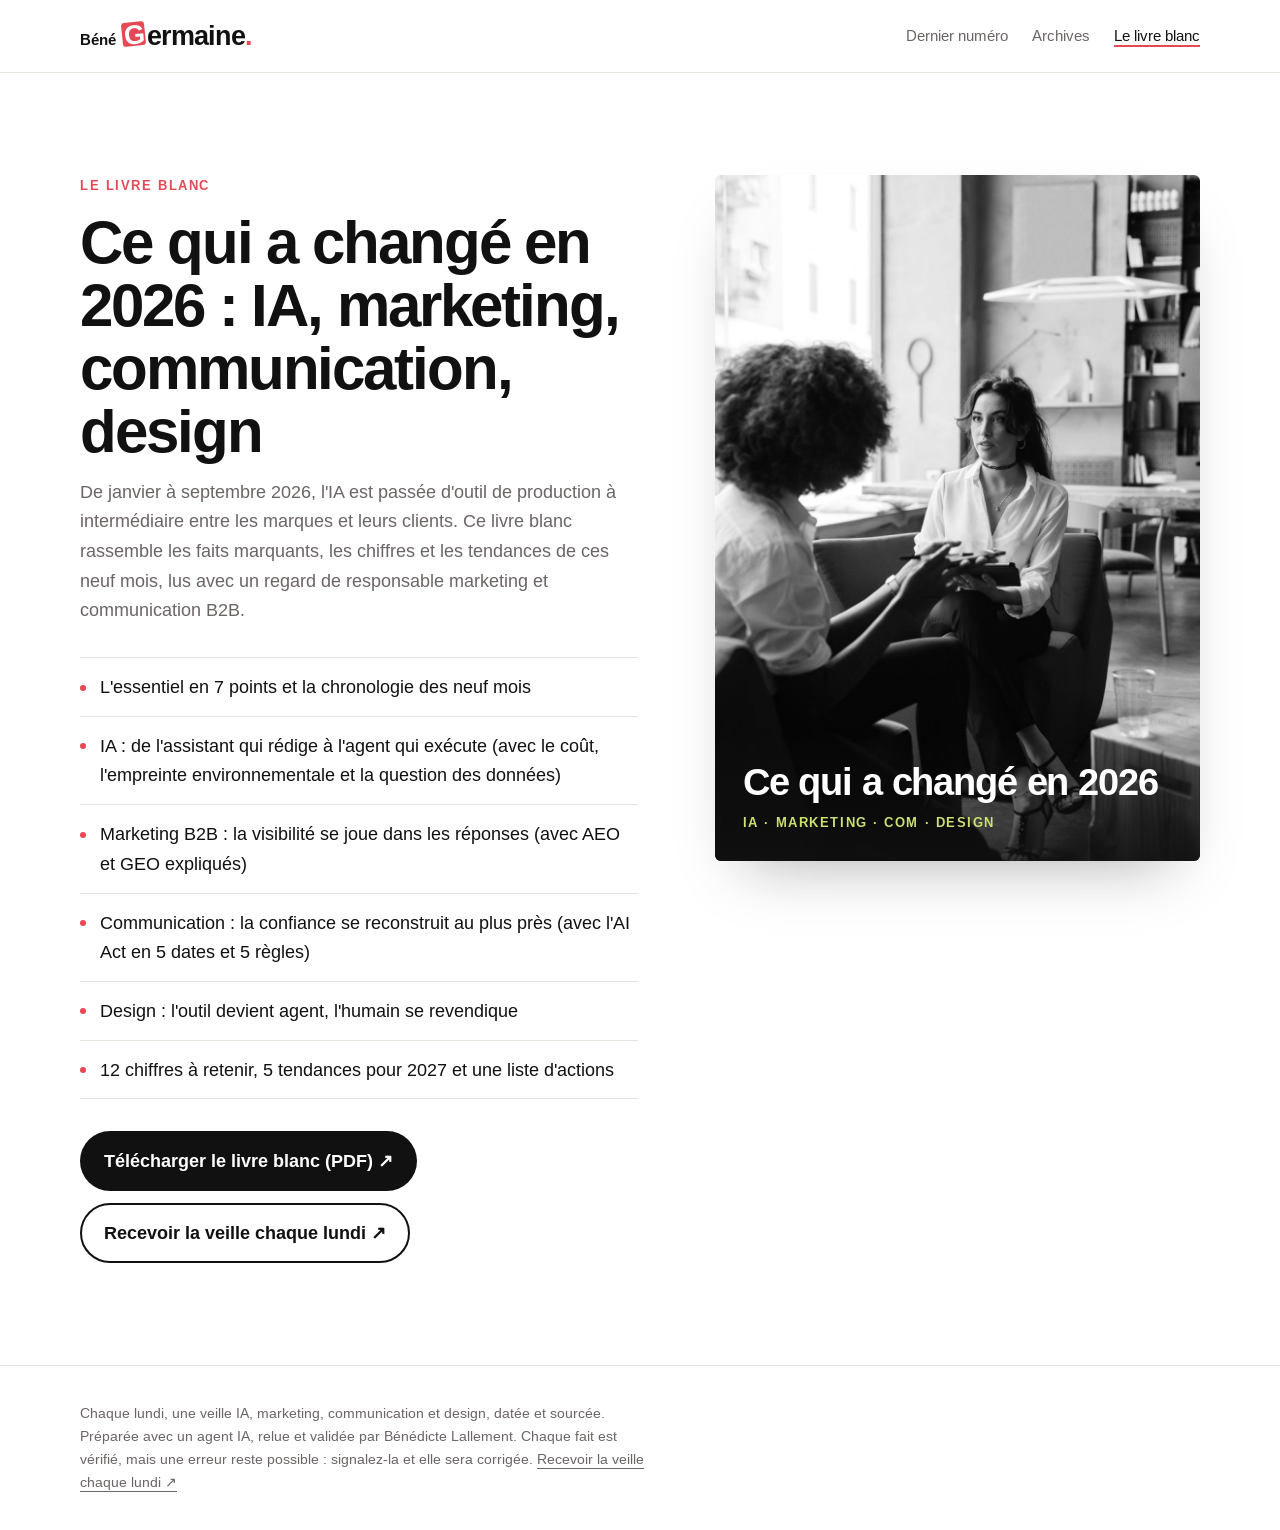
<file: livre-blanc.html>
<!doctype html><html lang="fr"><head><meta charset="utf-8"><meta name="viewport" content="width=device-width,initial-scale=1">
<title>Le livre blanc · La veille de Bénédicte Lallement</title><meta name="description" content="IA, marketing, communication, design : ce qui a changé de janvier à septembre 2026."><meta name="author" content="Bénédicte Lallement">
<link rel="canonical" href="https://benegermaine.github.io/veille/livre-blanc.html">
<meta property="og:type" content="article"><meta property="og:locale" content="fr_FR"><meta property="og:site_name" content="Béné Germaine · la veille du lundi de Bénédicte Lallement">
<meta property="og:title" content="Le livre blanc · La veille de Bénédicte Lallement"><meta property="og:description" content="IA, marketing, communication, design : ce qui a changé de janvier à septembre 2026."><meta property="og:url" content="https://benegermaine.github.io/veille/livre-blanc.html">
<link rel="preconnect" href="https://fonts.googleapis.com"><link rel="preconnect" href="https://fonts.gstatic.com" crossorigin><link rel="stylesheet" href="https://fonts.googleapis.com/css2?family=Arimo:wght@400;700&display=swap"><link rel="stylesheet" href="assets/style.css"><link rel="icon" href="assets/favicon.svg" type="image/svg+xml"></head><body><header class="site wrap"><div class="max"><a class="logo" href="index.html" aria-label="Béné Germaine, la veille du lundi de Bénédicte Lallement : accueil"><span class="l-bene">Béné</span><span class="l-wm"><span class="gsq">G</span>ermaine<span class="pt">.</span></span></a>
<nav aria-label="Navigation du site"><a href="index.html">Dernier numéro</a><a href="archives.html">Archives</a><a href="livre-blanc.html" aria-current="page">Le livre blanc</a></nav></div></header><main class="lb-page wrap"><div class="max lb-grid"><div>
<p class="kicker">Le livre blanc</p>
<h1>Ce qui a changé en 2026 : IA, marketing, communication, design</h1>
<p class="lede">De janvier à septembre 2026, l&#x27;IA est passée d&#x27;outil de production à intermédiaire entre les marques et leurs clients. Ce livre blanc rassemble les faits marquants, les chiffres et les tendances de ces neuf mois, lus avec un regard de responsable marketing et communication B2B.</p>
<ul><li>L&#x27;essentiel en 7 points et la chronologie des neuf mois</li><li>IA : de l&#x27;assistant qui rédige à l&#x27;agent qui exécute (avec le coût, l&#x27;empreinte environnementale et la question des données)</li><li>Marketing B2B : la visibilité se joue dans les réponses (avec AEO et GEO expliqués)</li><li>Communication : la confiance se reconstruit au plus près (avec l&#x27;AI Act en 5 dates et 5 règles)</li><li>Design : l&#x27;outil devient agent, l&#x27;humain se revendique</li><li>12 chiffres à retenir, 5 tendances pour 2027 et une liste d&#x27;actions</li></ul>
<a class="btn" href="assets/livre-blanc-2026.pdf" target="_blank" rel="noopener" data-goatcounter-click="telechargement-livre-blanc" data-goatcounter-title="Téléchargement du livre blanc">Télécharger le livre blanc (PDF) <span aria-hidden="true">↗</span></a> <a class="btn btn-sec" href="https://24cb74ef.sibforms.com/serve/[base64]" target="_blank" rel="noopener" data-goatcounter-click="inscription-veille" data-goatcounter-title="Inscription à la veille">Recevoir la veille chaque lundi <span aria-hidden="true">↗</span></a></div>
<div class="couv" aria-hidden="true"><img src="assets/img/livre-blanc.jpg" alt=""><div class="titre"><strong>Ce qui a changé en 2026</strong><span>IA · Marketing · Com · Design</span></div></div></div></main><footer class="pied wrap"><div class="max"><p>Chaque lundi, une veille IA, marketing, communication et design, datée et sourcée. Préparée avec un agent IA, relue et validée par Bénédicte Lallement. Chaque fait est vérifié, mais une erreur reste possible : signalez-la et elle sera corrigée. <a href="https://24cb74ef.sibforms.com/serve/[base64]" target="_blank" rel="noopener" data-goatcounter-click="inscription-veille" data-goatcounter-title="Inscription à la veille">Recevoir la veille chaque lundi <span aria-hidden="true">↗</span></a></p></div></footer><a class="haut-page" href="#" aria-label="Remonter en haut de la page">↑</a><script data-goatcounter="https://benegermaine.goatcounter.com/count" async src="//gc.zgo.at/count.js"></script><script>(function(){var d=document.documentElement;if(!("IntersectionObserver" in window)||matchMedia("(prefers-reduced-motion: reduce)").matches)return;d.classList.add("anim");
var o=new IntersectionObserver(function(es){es.forEach(function(x){if(x.isIntersecting){x.target.classList.add("vu");o.unobserve(x.target);}});},{rootMargin:"0px 0px -8% 0px"});
document.querySelectorAll(".reveal,.fait,.k,.mgrid article,.cgrid article,.regard blockquote").forEach(function(el){el.classList.add("reveal");o.observe(el);});})();
(function(){var bar=document.querySelector(".collant"),som=document.querySelector(".sommaire"),haut=document.querySelector(".haut-page");
var liens=bar?[].slice.call(bar.querySelectorAll("a")):[],cibles=liens.map(function(a){return document.getElementById(a.dataset.cible);}),verrou=0;
if(bar)bar.hidden=false;
function marquer(i){liens.forEach(function(a,k){if(k===i)a.setAttribute("aria-current","true");else a.removeAttribute("aria-current");});}
function maj(){var y=window.scrollY;
 if(haut)haut.classList.toggle("visible",y>700);
 if(!bar||!som)return;
 bar.classList.toggle("visible",som.getBoundingClientRect().bottom<0);
 if(Date.now()<verrou)return;
 var actif=-1;cibles.forEach(function(el,k){if(el&&el.getBoundingClientRect().top<=140)actif=k;});
 if(window.innerHeight+y>=document.documentElement.scrollHeight-4)actif=cibles.length-1;
 marquer(actif);}
liens.forEach(function(a,k){a.addEventListener("click",function(){marquer(k);verrou=Date.now()+900;});});
var t=0;window.addEventListener("scroll",function(){if(!t){t=requestAnimationFrame(function(){t=0;maj();});}},{passive:true});maj();
if(haut)haut.addEventListener("click",function(ev){ev.preventDefault();window.scrollTo({top:0,behavior:matchMedia("(prefers-reduced-motion: reduce)").matches?"auto":"smooth"});});})();</script></body></html>
</file>
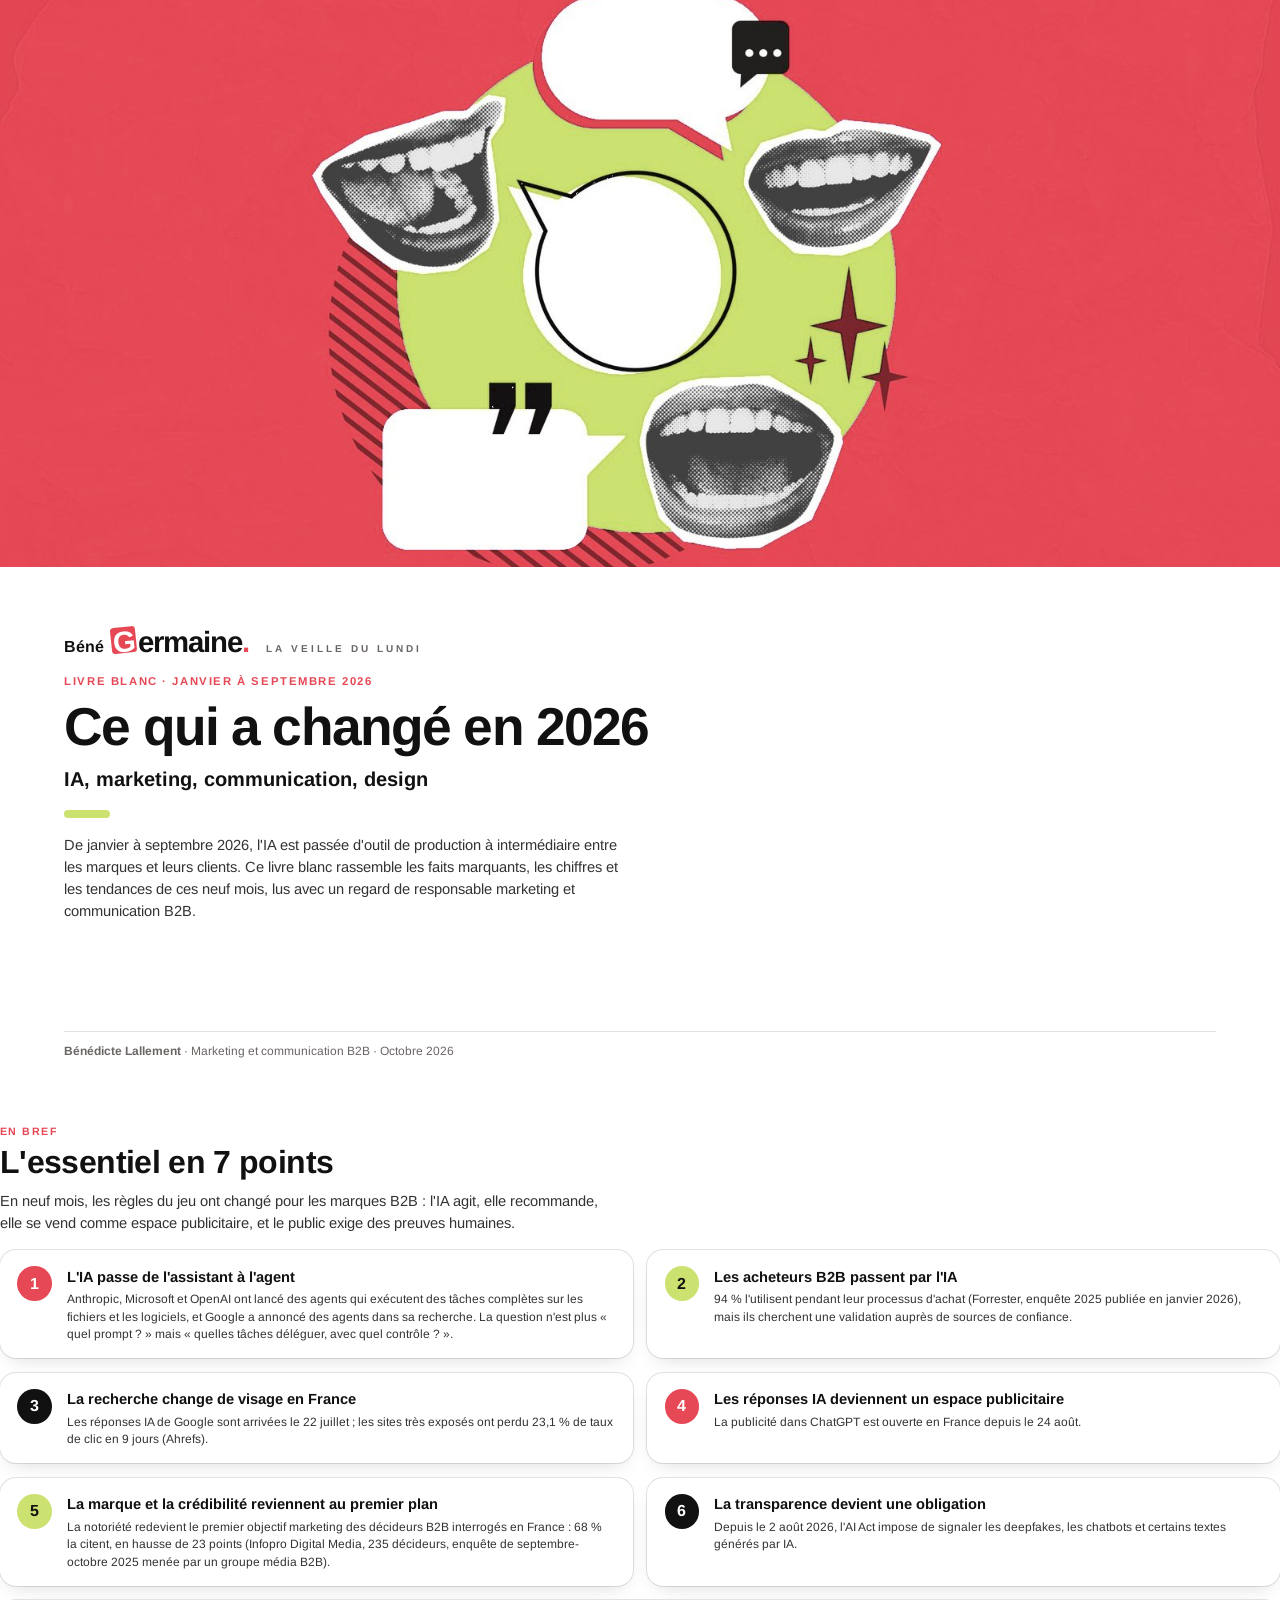
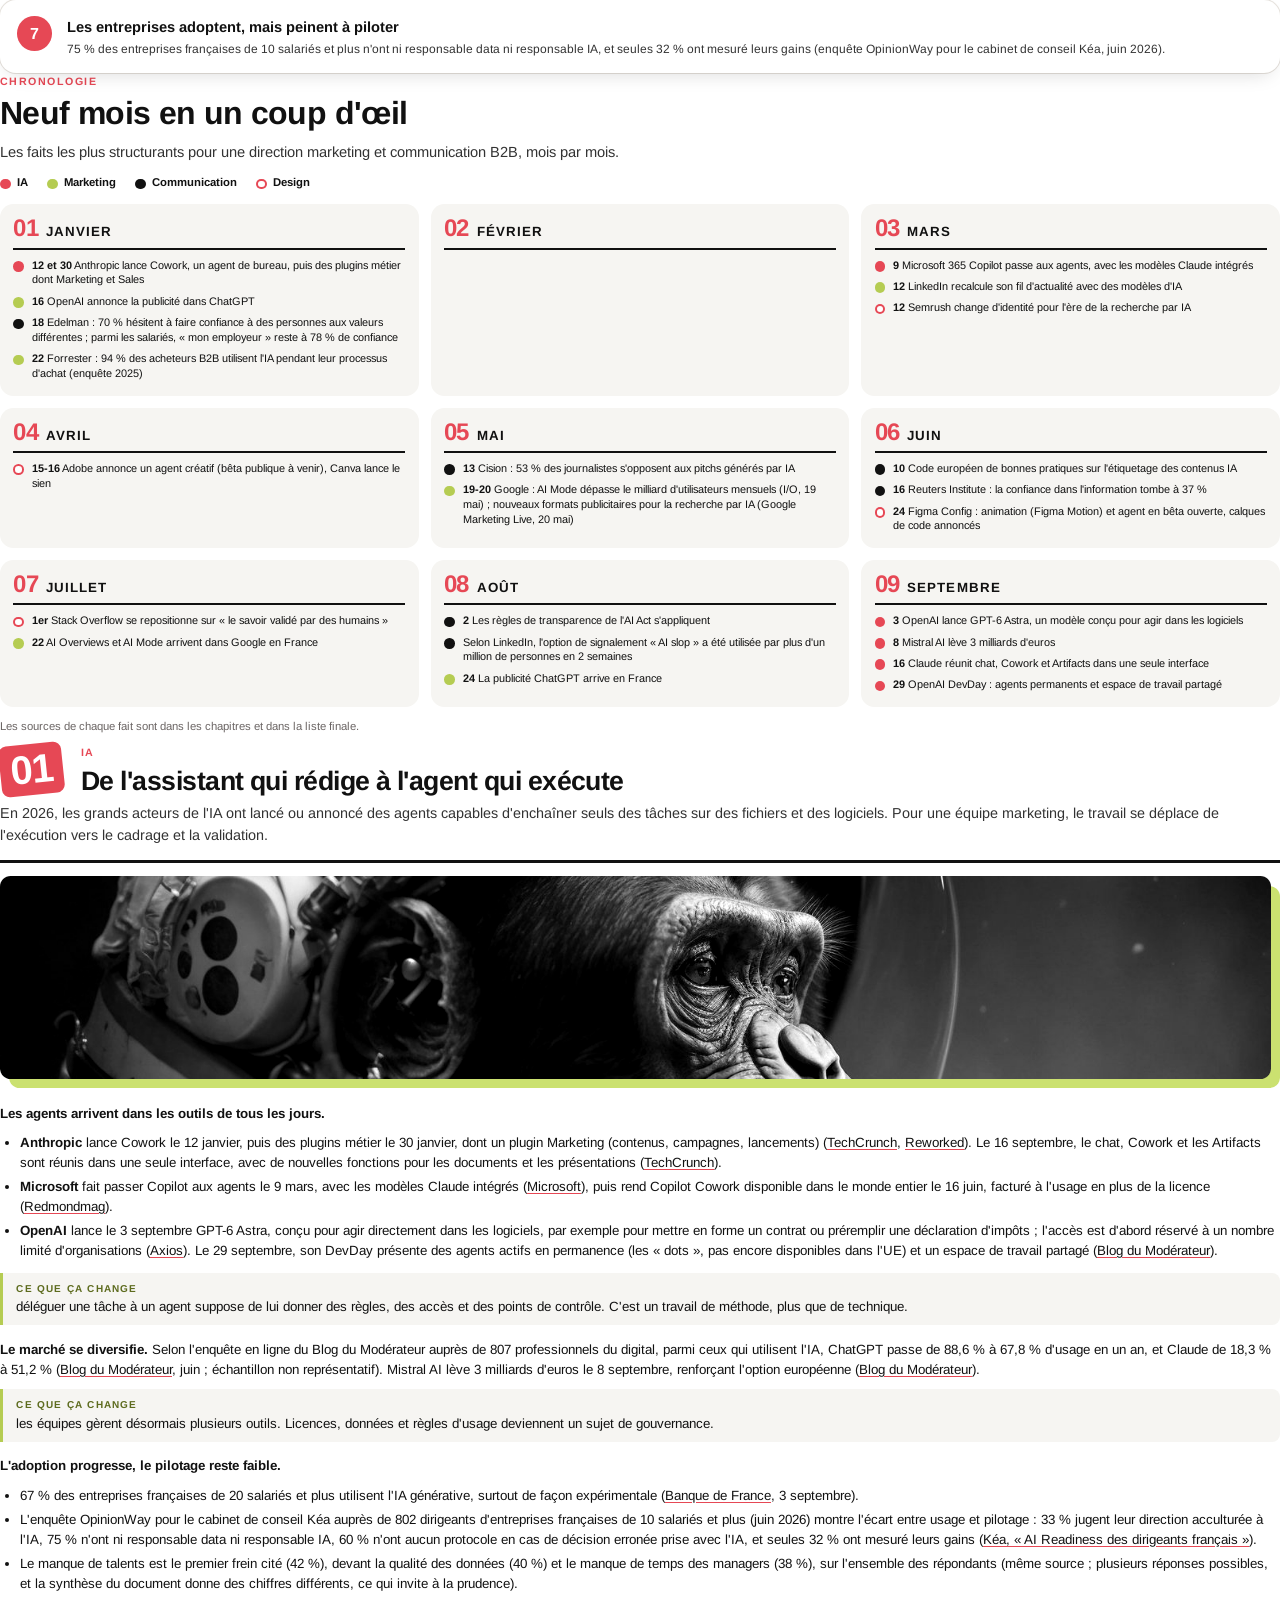
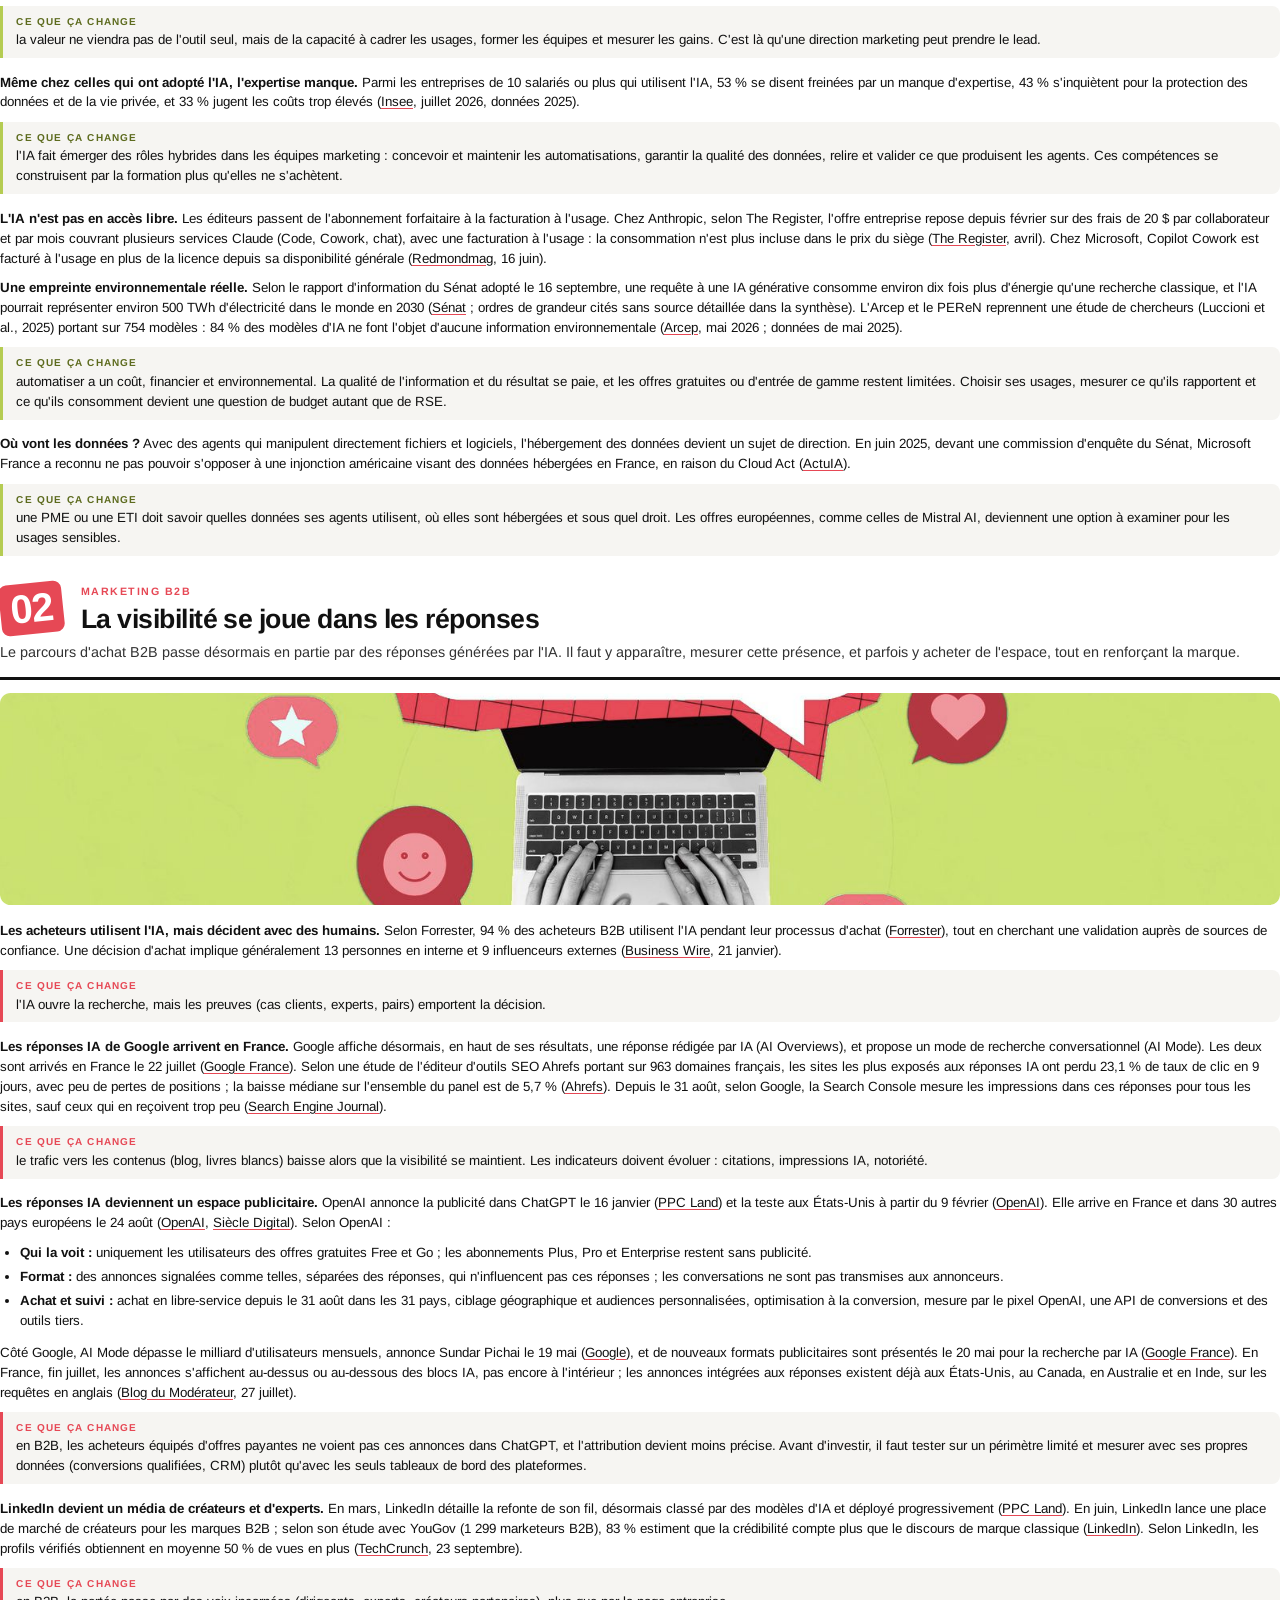
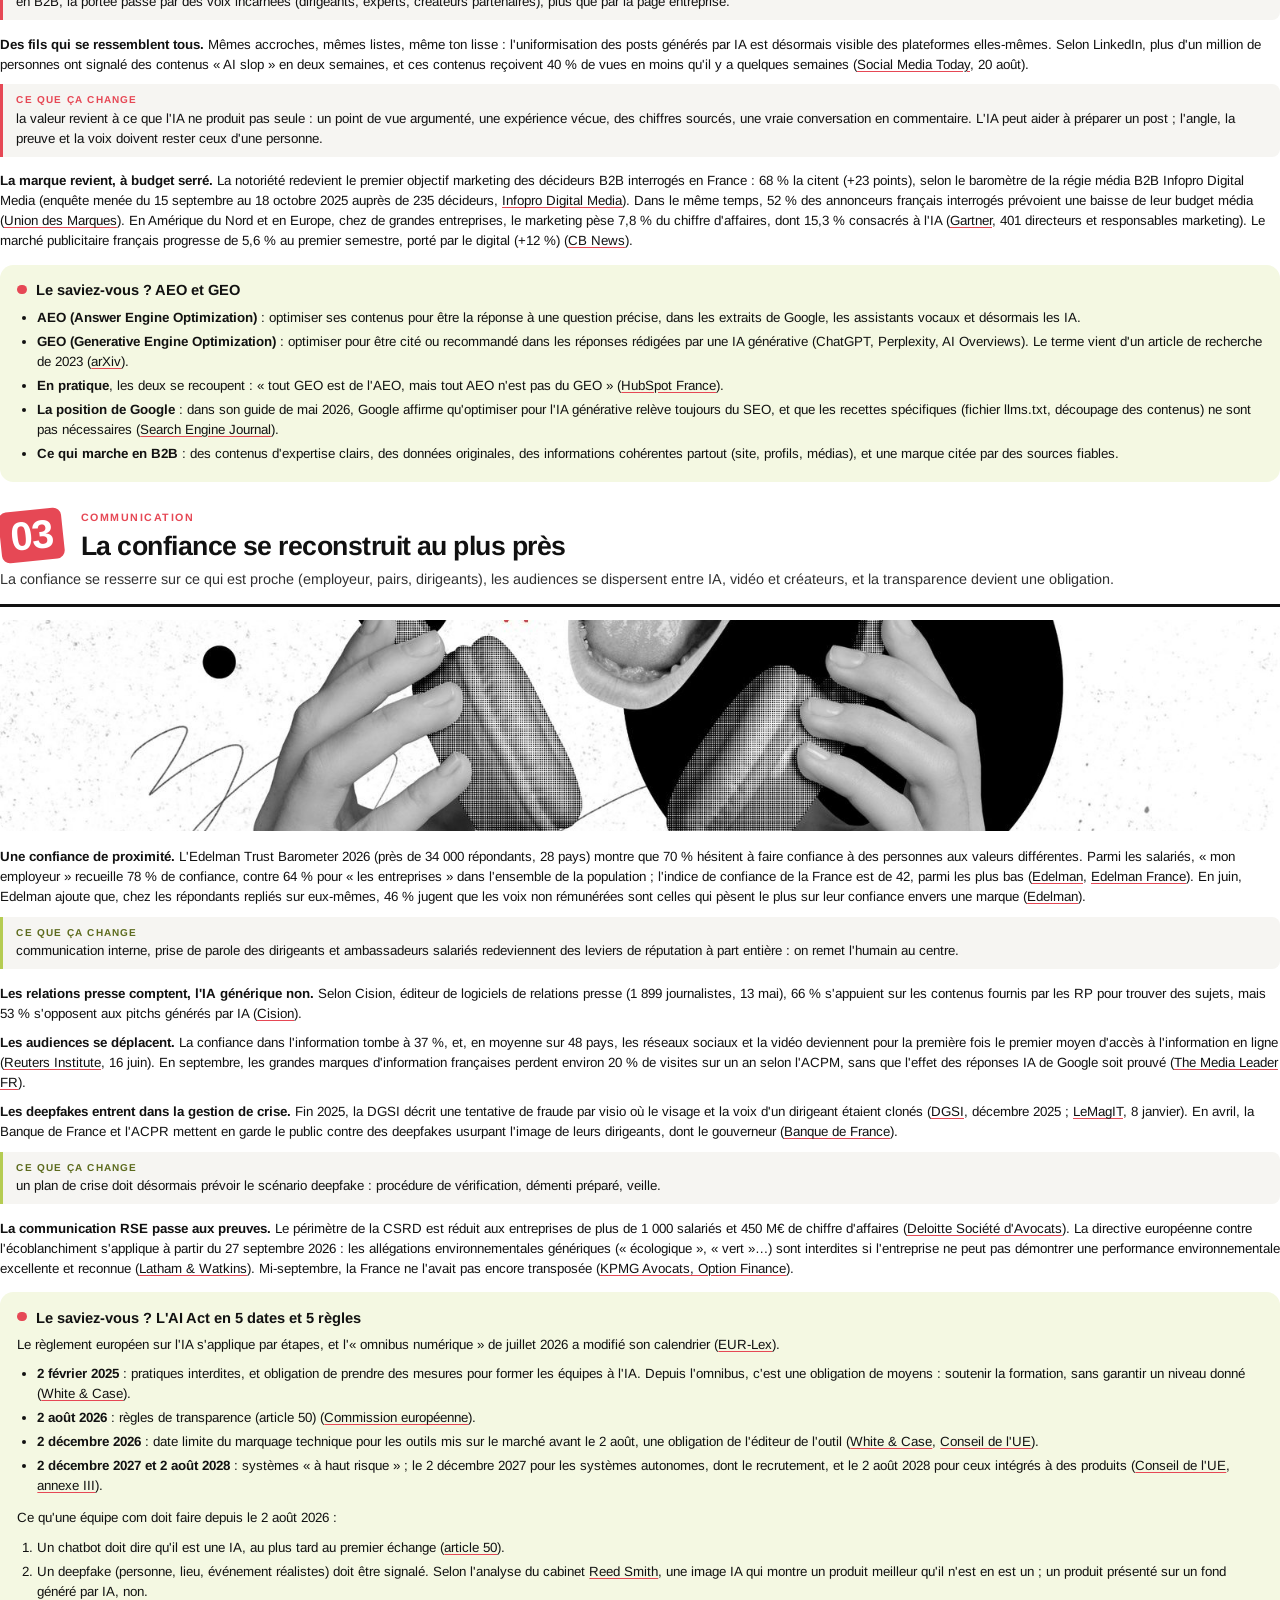
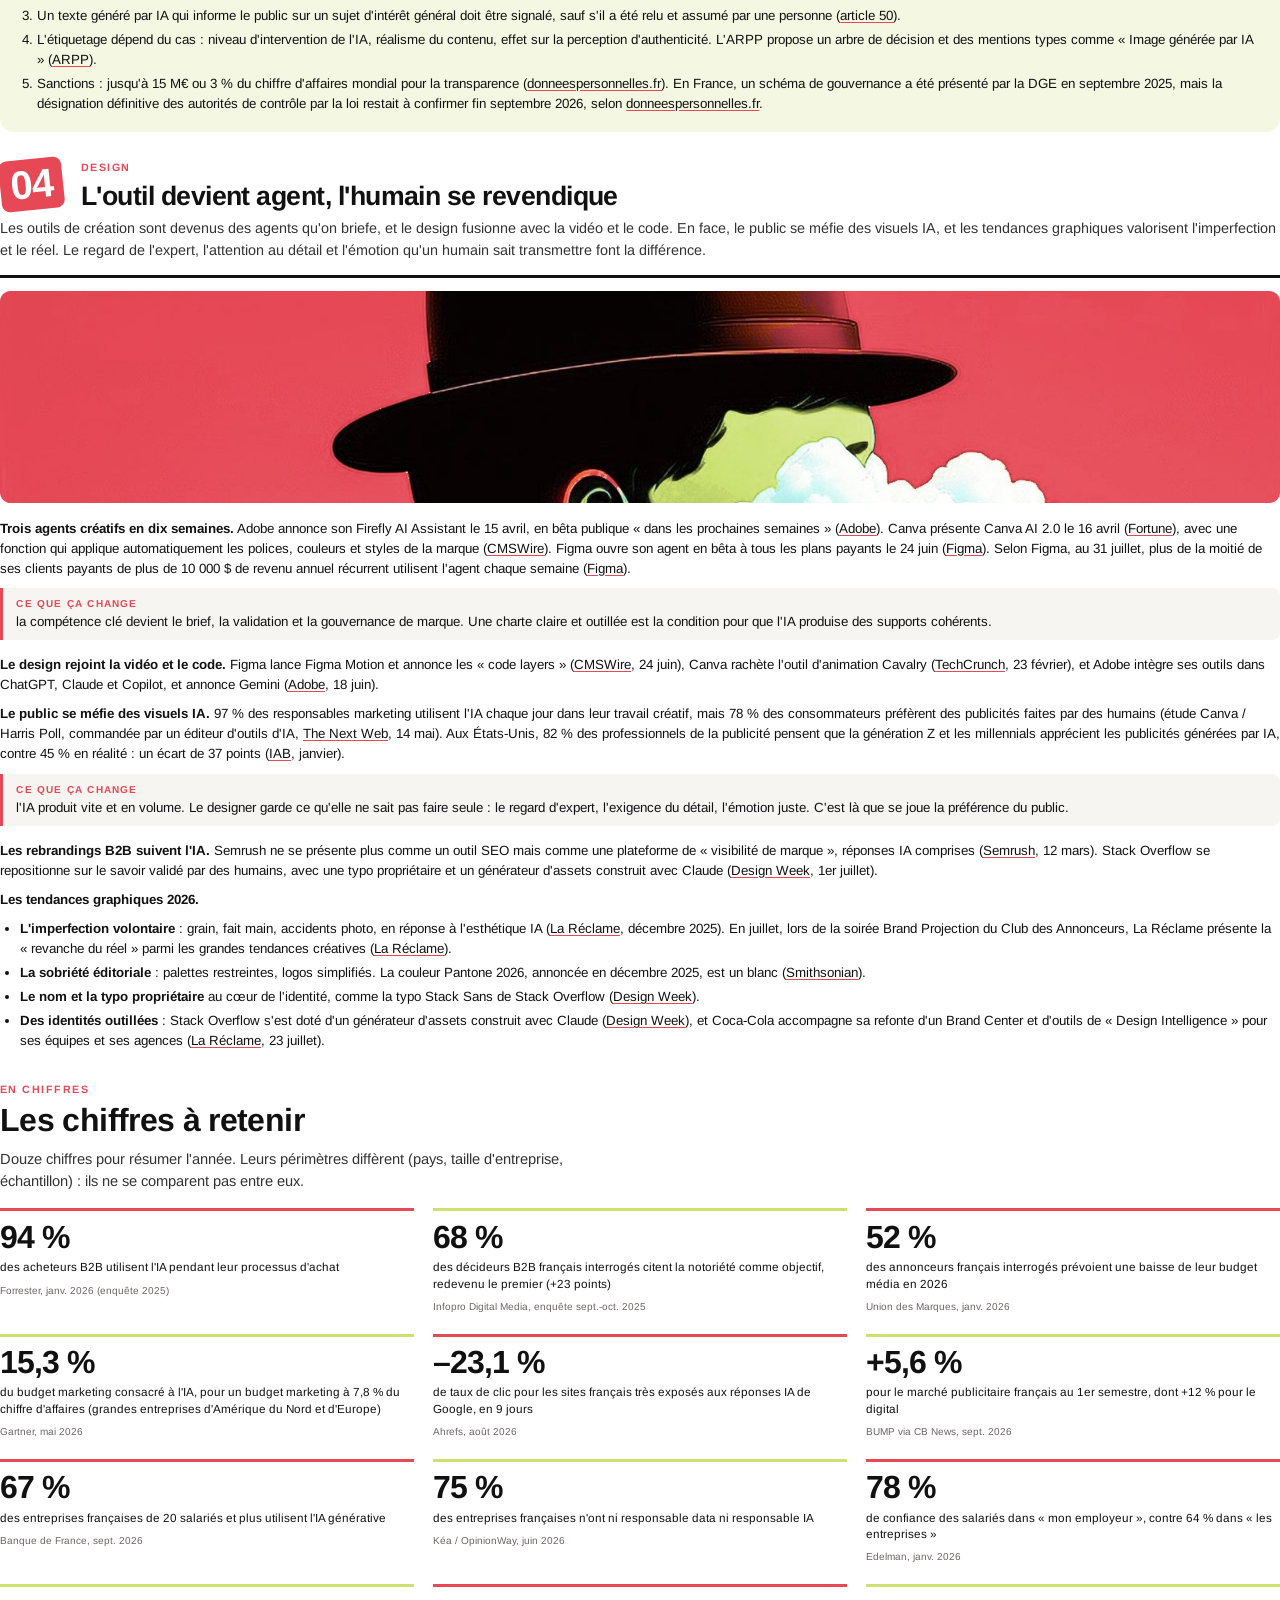
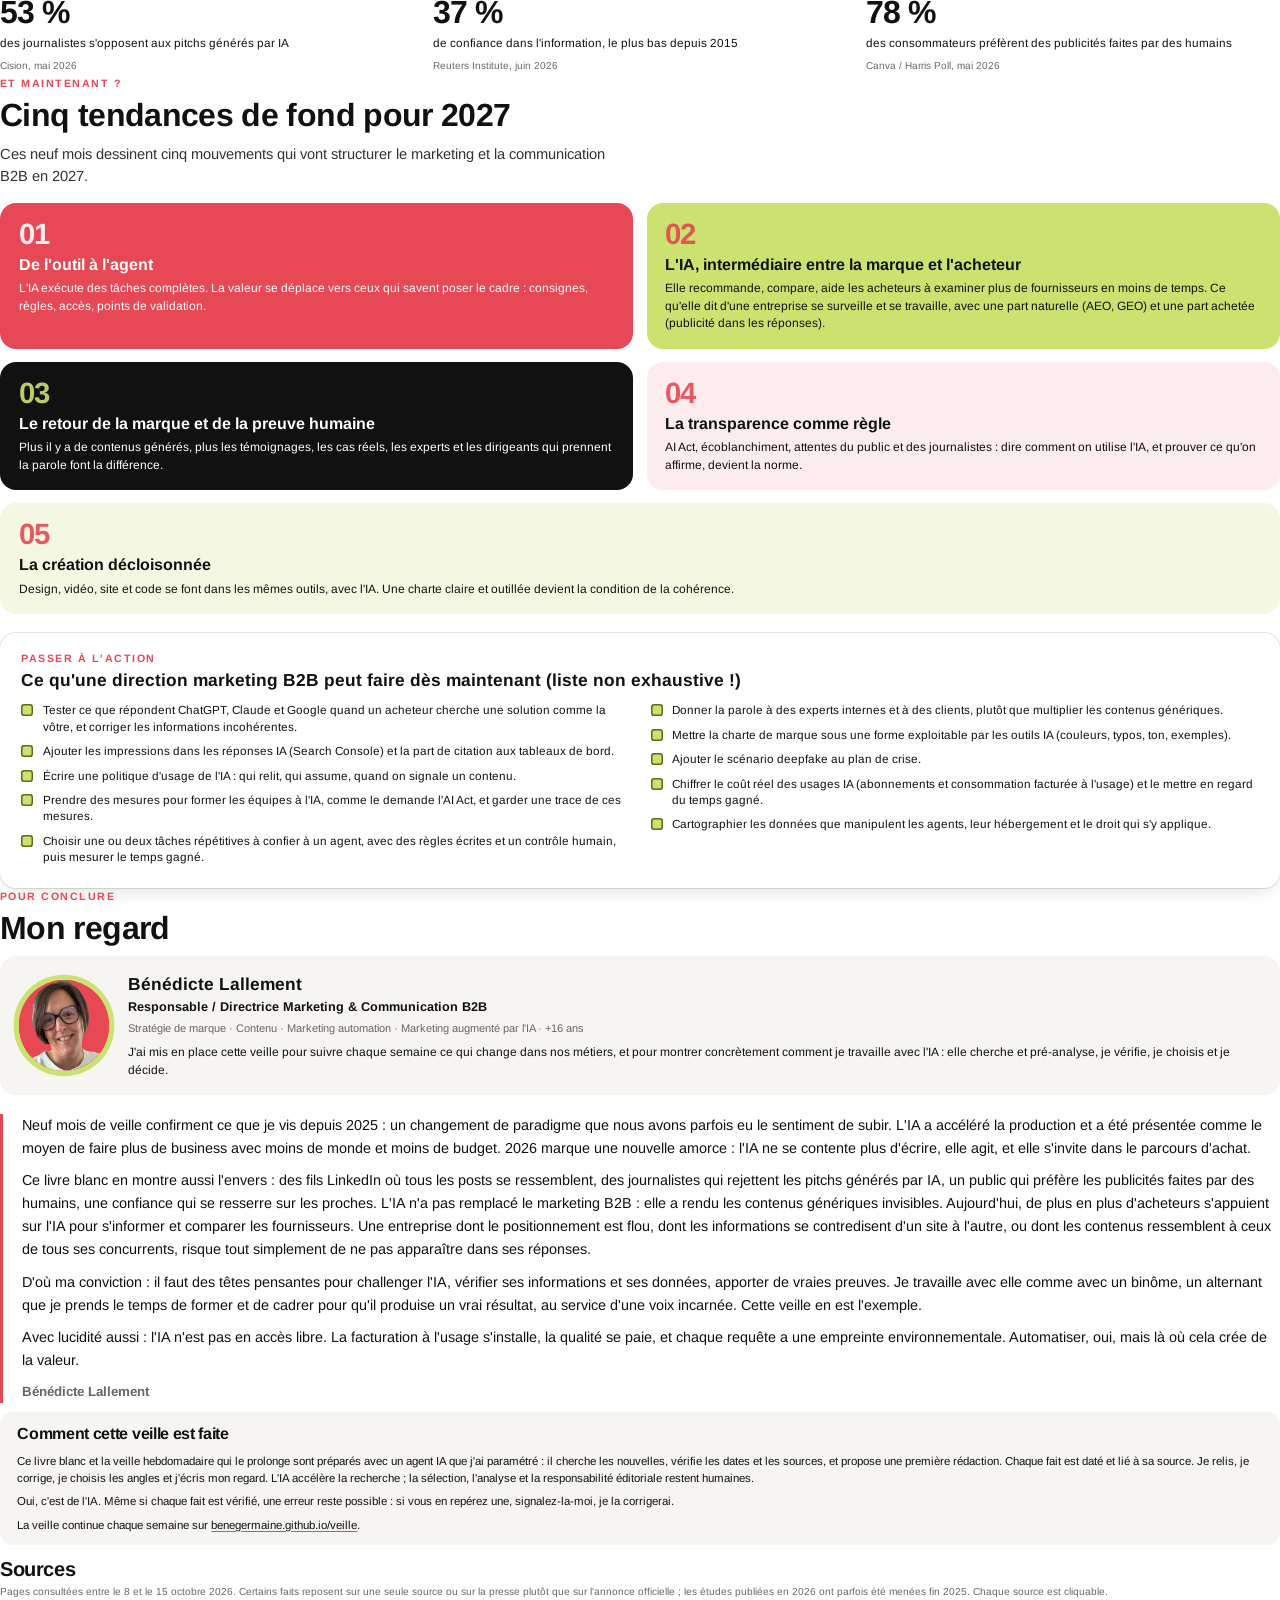
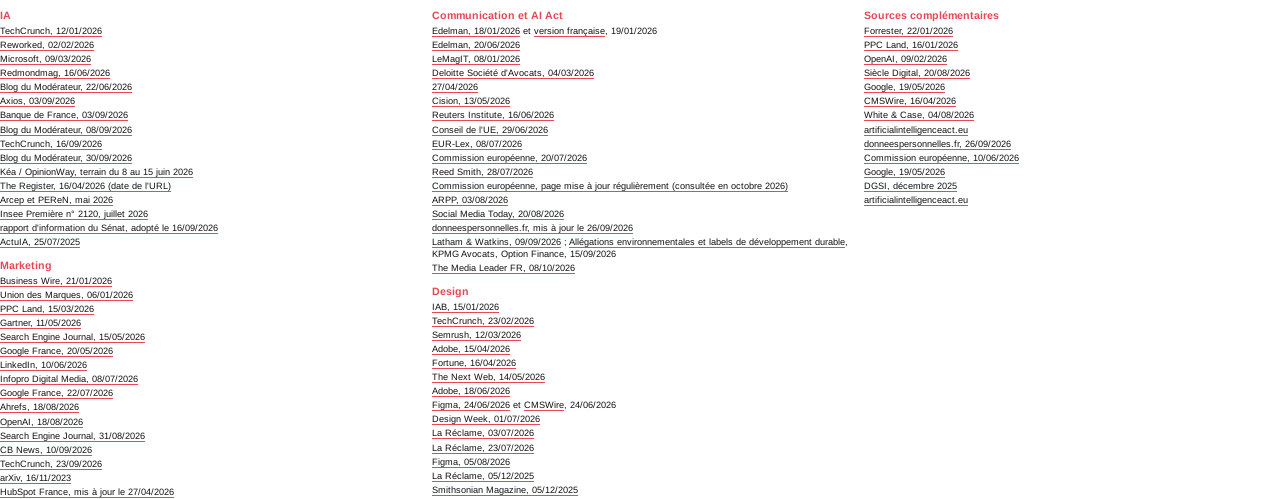
<file: livre-blanc/livre-blanc.html>
<!doctype html><html lang="fr"><head><meta charset="utf-8"><title>Ce qui a changé en 2026 — IA, marketing, communication, design</title>
<style>
@font-face{font-family:Arimo;font-weight:400;src:url(fonts/arimo-latin-400-normal.woff2) format("woff2")}
@font-face{font-family:Arimo;font-weight:700;src:url(fonts/arimo-latin-700-normal.woff2) format("woff2")}
@font-face{font-family:Arimo;font-weight:400;src:url(fonts/arimo-latin-ext-400-normal.woff2) format("woff2");unicode-range:U+0100-024F,U+20AC,U+2026,U+2013}
@font-face{font-family:Arimo;font-weight:700;src:url(fonts/arimo-latin-ext-700-normal.woff2) format("woff2");unicode-range:U+0100-024F,U+20AC,U+2026,U+2013}
@page{size:A4;margin:16mm 16mm 18mm}
@page:first{margin:0}
:root{--rouge:#e64855;--vert:#cbe170;--vertf:#5d6b1e;--noir:#111;--gris:#6b6564;--doux:#f6f5f2;--ligne:#e6e2dd;--rose:#fdecee;--vpale:#f4f8e2}
*{box-sizing:border-box}
body{margin:0;font-family:Arimo,"Liberation Sans",Arial,sans-serif;color:var(--noir);font-size:10pt;line-height:1.5;-webkit-print-color-adjust:exact;print-color-adjust:exact}
a{color:inherit;text-decoration:underline;text-decoration-color:var(--rouge);text-underline-offset:2px}
h2{font-size:24pt;line-height:1.08;letter-spacing:-.02em;margin:0 0 8pt}
h3{font-size:11pt;line-height:1.25;margin:0 0 4pt}
p{margin:0 0 7pt}
ul,ol{margin:0 0 9pt;padding-left:15pt}
li{margin-bottom:3pt}
.k,.ouv-k{font-size:8pt;font-weight:700;letter-spacing:.14em;text-transform:uppercase;color:var(--rouge);margin:0 0 5pt}
.lede{font-size:11pt;line-height:1.5;color:#333;margin-bottom:12pt;max-width:165mm}
.pleine{break-before:page}

/* couverture */
.couverture{height:297mm;display:flex;flex-direction:column;break-after:page}
.couverture figure{margin:0;height:150mm;overflow:hidden}
.couverture img{width:100%;height:100%;object-fit:cover;display:block}
.couv-txt{flex:1;padding:16mm 17mm 14mm;display:flex;flex-direction:column}
.couv-k{font-size:8.5pt;font-weight:700;letter-spacing:.14em;text-transform:uppercase;color:var(--rouge);margin:0 0 8pt}
.couverture h1{font-size:40pt;line-height:1;letter-spacing:-.035em;margin:0}
.couv-sous{font-size:15pt;font-weight:700;margin:8pt 0 0}
.couv-sous::after{content:"";display:block;width:34pt;height:6pt;border-radius:3pt;background:var(--vert);margin-top:12pt}
.couv-acc{font-size:11pt;line-height:1.5;color:#333;max-width:150mm;margin-top:12pt}
.couv-aut{margin-top:auto;font-size:9pt;color:var(--gris);border-top:1px solid var(--ligne);padding-top:8pt}

/* l'essentiel : 7 cartes en relief doux */
.cartes{display:grid;grid-template-columns:repeat(2,1fr);gap:11pt}
.carte{position:relative;background:#fff;border-radius:12pt;padding:13pt 14pt 11pt 50pt;box-shadow:0 6pt 16pt -8pt rgba(17,17,17,.22),0 0 0 1px var(--ligne);break-inside:avoid}
.carte:last-child{grid-column:1/-1}
.c-num{position:absolute;left:13pt;top:12pt;width:26pt;height:26pt;border-radius:50%;display:grid;place-items:center;font-weight:700;font-size:12pt;background:var(--rouge);color:#fff}
.carte.c1 .c-num{background:var(--vert);color:var(--noir)}
.carte.c2 .c-num{background:var(--noir);color:#fff}
.carte h3{font-size:11pt}
.carte p{font-size:9pt;line-height:1.45;margin:0;color:#333}

/* chronologie : calendrier de 9 mois */
.legende{display:flex;gap:14pt;margin:-4pt 0 10pt;font-size:8.5pt;font-weight:700}
.lg{display:flex;align-items:center;gap:5pt}
.d{display:inline-block;width:8pt;height:8pt;border-radius:50%;flex:none;margin-top:2.5pt}
.d.ia{background:var(--rouge)}.d.mkt{background:#b5cc52}.d.com{background:var(--noir)}.d.des{background:#fff;box-shadow:inset 0 0 0 2px var(--rouge)}
.calendrier{display:grid;grid-template-columns:repeat(3,1fr);gap:9pt}
.mois{background:var(--doux);border-radius:10pt;padding:9pt 10pt 6pt;break-inside:avoid}
.m-tete{display:flex;align-items:baseline;gap:6pt;border-bottom:2px solid var(--noir);padding-bottom:4pt;margin-bottom:6pt}
.m-num{font-size:18pt;font-weight:700;color:var(--rouge);letter-spacing:-.03em;line-height:1}
.m-nom{font-size:10pt;font-weight:700;text-transform:uppercase;letter-spacing:.08em}
.mois ul{list-style:none;padding:0;margin:0}
.mois li{display:flex;gap:6pt;font-size:8.2pt;line-height:1.35;margin-bottom:5pt}
.note{font-size:8.5pt;color:var(--gris);margin-top:8pt}

/* chapitres : à la suite, sans page blanche */
.chapitre{margin-top:20pt}
.chrono + .chapitre{break-before:page;margin-top:0}
.ouv{break-inside:avoid;break-after:avoid}
.ouv-ligne{display:flex;align-items:flex-end;gap:12pt;margin-bottom:6pt}
.gsq{display:inline-grid;place-items:center;background:var(--rouge);color:#fff;border-radius:.12em;min-width:.82em;height:.9em;padding:0 .06em;transform:rotate(-6deg);margin-right:.05em;font-weight:700}
.ouv-num{font-size:30pt;line-height:1;height:auto;padding:4pt 8pt;border-radius:6pt;letter-spacing:-.03em;align-self:center}
.logo-lb{display:flex;align-items:baseline;gap:5pt;font-weight:700;line-height:1;margin-bottom:12pt}.logo-lb .b{font-size:12pt}.logo-lb .w{font-size:22pt;letter-spacing:-.035em}.logo-lb small{font-size:7.5pt;letter-spacing:.3em;color:var(--gris);margin-left:8pt;font-weight:700}
.ouv h2{font-size:20pt;margin:0}
.ouv-chapo{font-size:10.8pt;line-height:1.5;color:#333;padding-bottom:10pt;border-bottom:3px solid var(--noir);margin-bottom:10pt}
.ouv-img{margin:0 0 12pt;height:56mm;border-radius:8pt;overflow:hidden;position:relative;break-before:avoid}
.ouv-img img{width:100%;height:100%;object-fit:cover;display:block}
.ouv-img.nb{border-radius:0;overflow:visible;padding:0 7pt 7pt 0}
.ouv-img.nb img{filter:grayscale(1) contrast(1.08);border-radius:8pt;position:relative}
.ouv-img.nb::before{content:"";position:absolute;inset:7pt 0 0 7pt;border-radius:8pt;background:var(--vert)}
.corps > p{break-inside:avoid-page}
.corps > p:has(> strong:only-child){break-after:avoid}
.chiffres-s{break-inside:avoid;margin-top:22pt}
.chg{background:var(--doux);border-left:3px solid var(--rouge);padding:6pt 10pt;margin:0 0 11pt;break-inside:avoid;border-radius:0 6pt 6pt 0}
.chg-t{display:block;font-size:7.5pt;font-weight:700;letter-spacing:.12em;text-transform:uppercase;color:var(--rouge);margin-bottom:1pt}
.chg p{margin:0}
.chapitre:nth-of-type(even) .chg{border-left-color:#b5cc52}
.chapitre:nth-of-type(even) .chg-t{color:var(--vertf)}
.encart{background:var(--vpale);border-radius:10pt;padding:11pt 13pt 5pt;margin:10pt 0 12pt;break-inside:avoid}
.encart-t{font-weight:700;font-size:11pt;margin-bottom:5pt}
.encart-t::before{content:"";display:inline-block;width:7pt;height:7pt;border-radius:50%;background:var(--rouge);margin-right:7pt;vertical-align:1pt}

/* chiffres */
.kgrille{display:grid;grid-template-columns:repeat(3,1fr);gap:13pt 14pt}
.kc{border-top:3px solid var(--rouge);padding-top:7pt;break-inside:avoid}
.kc.v{border-top-color:var(--vert)}
.kc strong{display:block;font-size:24pt;line-height:1;letter-spacing:-.03em;margin-bottom:5pt}
.kc p{font-size:8.8pt;line-height:1.4;margin:0 0 3pt}
.kc small{font-size:7.5pt;color:var(--gris)}

/* tendances : 5 blocs */
.tendances{display:grid;grid-template-columns:repeat(2,1fr);gap:10pt;margin-bottom:14pt}
.tend{border-radius:12pt;padding:12pt 14pt;break-inside:avoid;position:relative}
.tend.t0{background:var(--rouge);color:#fff}
.tend.t1{background:var(--vert)}
.tend.t2{background:var(--noir);color:#fff}
.tend.t3{background:var(--rose)}
.tend.t4{background:var(--vpale);grid-column:1/-1}
.t-num{display:block;font-size:22pt;font-weight:700;line-height:1;letter-spacing:-.03em;margin-bottom:5pt;opacity:.9}
.tend.t1 .t-num,.tend.t3 .t-num,.tend.t4 .t-num{color:var(--rouge)}
.tend.t2 .t-num{color:var(--vert)}
.tend h3{font-size:12pt}
.tend p{font-size:9pt;line-height:1.45;margin:0}
.tend a{color:inherit}

/* plan d'action */
.plan{border-radius:12pt;padding:13pt 16pt 8pt;box-shadow:0 6pt 16pt -8pt rgba(17,17,17,.22),0 0 0 1px var(--ligne);break-inside:avoid}
.plan-k{font-size:8pt;font-weight:700;letter-spacing:.14em;text-transform:uppercase;color:var(--rouge);margin:0 0 3pt}
.plan h3{font-size:13pt;margin-bottom:8pt}
.plan ul{list-style:none;padding:0;columns:2;column-gap:16pt}
.plan li{position:relative;padding-left:16pt;font-size:8.8pt;line-height:1.4;margin-bottom:6pt;break-inside:avoid}
.plan li::before{content:"";position:absolute;left:0;top:1.5pt;width:9pt;height:9pt;border-radius:2.5pt;background:var(--vert);box-shadow:inset 0 0 0 1.5px var(--vertf)}

/* mon regard */
.auteur{display:flex;gap:14pt;align-items:center;background:var(--doux);border-radius:12pt;padding:12pt 14pt;margin-bottom:14pt;break-inside:avoid}
.photo-a{flex:none;width:68pt;height:68pt;border-radius:50%;overflow:hidden;background:var(--rouge);display:grid;place-items:center;box-shadow:0 0 0 4pt var(--vert)}
.photo-a img{width:100%;height:100%;object-fit:cover}
.photo-a span{color:#fff;font-weight:700;font-size:22pt}
.a-nom{font-weight:700;font-size:13pt;margin:0}
.a-titre{font-weight:700;font-size:9.5pt;margin:0 0 2pt}
.a-tags{font-size:8.3pt;color:var(--gris);margin:0 0 5pt}
.a-pourquoi{font-size:9pt;margin:0}
.regard-txt{border-left:3px solid var(--rouge);padding-left:14pt}
.regard-txt p{font-size:10.8pt;line-height:1.6}
.sig{font-weight:700;font-size:10pt!important;color:var(--gris)}

/* méthode + sources sur une page */
.methode{background:var(--doux);border-radius:10pt;padding:10pt 13pt 4pt;margin-bottom:10pt}
.methode h2{font-size:12pt}
.methode p{font-size:8.6pt;line-height:1.45;margin-bottom:5pt}
.s-h2{font-size:15pt;margin-bottom:3pt}
.s-intro{font-size:7.6pt;color:var(--gris);margin-bottom:6pt}
.s-col{columns:3;column-gap:12pt}
.s-g{break-inside:avoid-column;margin-bottom:6pt}
.s-t{font-size:8pt;font-weight:700;color:var(--rouge);margin:0 0 2pt}
.s-g ul{list-style:none;padding:0;margin:0}
.s-g li{font-size:6.9pt;line-height:1.3;margin:0 0 1.6pt;break-inside:avoid}
.s-g a{text-decoration-thickness:.5px}
</style></head><body>
<section class="couverture">
  <figure><img src="img/couverture.jpg" alt=""></figure>
  <div class="couv-txt"><div class="logo-lb"><span class="b">Béné</span><span class="w"><span class="gsq">G</span>ermaine<span style="color:#e64855">.</span></span><small>LA VEILLE DU LUNDI</small></div><p class="couv-k">Livre blanc · Janvier à septembre 2026</p>
  <h1>Ce qui a changé en 2026</h1><p class="couv-sous">IA, marketing, communication, design</p>
  <p class="couv-acc">De janvier à septembre 2026, l&#x27;IA est passée d&#x27;outil de production à intermédiaire entre les marques et leurs clients. Ce livre blanc rassemble les faits marquants, les chiffres et les tendances de ces neuf mois, lus avec un regard de responsable marketing et communication B2B.</p>
  <p class="couv-aut"><strong>Bénédicte Lallement</strong> · Marketing et communication B2B · Octobre 2026</p></div>
</section>
<section class="pleine essentiel"><p class="k">En bref</p><h2>L&#x27;essentiel en 7 points</h2><p class="lede">En neuf mois, les règles du jeu ont changé pour les marques B2B : l&#x27;IA agit, elle recommande, elle se vend comme espace publicitaire, et le public exige des preuves humaines.</p><div class="cartes"><div class="carte c0"><span class="c-num">1</span><h3>L&#x27;IA passe de l&#x27;assistant à l&#x27;agent</h3><p>Anthropic, Microsoft et OpenAI ont lancé des agents qui exécutent des tâches complètes sur les fichiers et les logiciels, et Google a annoncé des agents dans sa recherche. La question n'est plus « quel prompt ? » mais « quelles tâches déléguer, avec quel contrôle ? ».</p></div><div class="carte c1"><span class="c-num">2</span><h3>Les acheteurs B2B passent par l&#x27;IA</h3><p>94 % l'utilisent pendant leur processus d'achat (Forrester, enquête 2025 publiée en janvier 2026), mais ils cherchent une validation auprès de sources de confiance.</p></div><div class="carte c2"><span class="c-num">3</span><h3>La recherche change de visage en France</h3><p>Les réponses IA de Google sont arrivées le 22 juillet ; les sites très exposés ont perdu 23,1 % de taux de clic en 9 jours (Ahrefs).</p></div><div class="carte c0"><span class="c-num">4</span><h3>Les réponses IA deviennent un espace publicitaire</h3><p>La publicité dans ChatGPT est ouverte en France depuis le 24 août.</p></div><div class="carte c1"><span class="c-num">5</span><h3>La marque et la crédibilité reviennent au premier plan</h3><p>La notoriété redevient le premier objectif marketing des décideurs B2B interrogés en France : 68 % la citent, en hausse de 23 points (Infopro Digital Media, 235 décideurs, enquête de septembre-octobre 2025 menée par un groupe média B2B).</p></div><div class="carte c2"><span class="c-num">6</span><h3>La transparence devient une obligation</h3><p>Depuis le 2 août 2026, l'AI Act impose de signaler les deepfakes, les chatbots et certains textes générés par IA.</p></div><div class="carte c0"><span class="c-num">7</span><h3>Les entreprises adoptent, mais peinent à piloter</h3><p>75 % des entreprises françaises de 10 salariés et plus n'ont ni responsable data ni responsable IA, et seules 32 % ont mesuré leurs gains (enquête OpinionWay pour le cabinet de conseil Kéa, juin 2026).</p></div></div></section><section class="pleine chrono"><p class="k">Chronologie</p><h2>Neuf mois en un coup d&#x27;œil</h2><p class="lede">Les faits les plus structurants pour une direction marketing et communication B2B, mois par mois.</p><div class="legende"><span class="lg"><i class="d ia"></i>IA</span><span class="lg"><i class="d mkt"></i>Marketing</span><span class="lg"><i class="d com"></i>Communication</span><span class="lg"><i class="d des"></i>Design</span></div><div class="calendrier"><div class="mois"><div class="m-tete"><span class="m-num">01</span><span class="m-nom">Janvier</span></div><ul><li><i class="d ia"></i><span><b>12 et 30</b> Anthropic lance Cowork, un agent de bureau, puis des plugins métier dont Marketing et Sales</span></li><li><i class="d mkt"></i><span><b>16</b> OpenAI annonce la publicité dans ChatGPT</span></li><li><i class="d com"></i><span><b>18</b> Edelman : 70 % hésitent à faire confiance à des personnes aux valeurs différentes ; parmi les salariés, « mon employeur » reste à 78 % de confiance</span></li><li><i class="d mkt"></i><span><b>22</b> Forrester : 94 % des acheteurs B2B utilisent l&#x27;IA pendant leur processus d&#x27;achat (enquête 2025)</span></li></ul></div><div class="mois"><div class="m-tete"><span class="m-num">02</span><span class="m-nom">Février</span></div><ul></ul></div><div class="mois"><div class="m-tete"><span class="m-num">03</span><span class="m-nom">Mars</span></div><ul><li><i class="d ia"></i><span><b>9</b> Microsoft 365 Copilot passe aux agents, avec les modèles Claude intégrés</span></li><li><i class="d mkt"></i><span><b>12</b> LinkedIn recalcule son fil d&#x27;actualité avec des modèles d&#x27;IA</span></li><li><i class="d des"></i><span><b>12</b> Semrush change d&#x27;identité pour l&#x27;ère de la recherche par IA</span></li></ul></div><div class="mois"><div class="m-tete"><span class="m-num">04</span><span class="m-nom">Avril</span></div><ul><li><i class="d des"></i><span><b>15-16</b> Adobe annonce un agent créatif (bêta publique à venir), Canva lance le sien</span></li></ul></div><div class="mois"><div class="m-tete"><span class="m-num">05</span><span class="m-nom">Mai</span></div><ul><li><i class="d com"></i><span><b>13</b> Cision : 53 % des journalistes s&#x27;opposent aux pitchs générés par IA</span></li><li><i class="d mkt"></i><span><b>19-20</b> Google : AI Mode dépasse le milliard d&#x27;utilisateurs mensuels (I/O, 19 mai) ; nouveaux formats publicitaires pour la recherche par IA (Google Marketing Live, 20 mai)</span></li></ul></div><div class="mois"><div class="m-tete"><span class="m-num">06</span><span class="m-nom">Juin</span></div><ul><li><i class="d com"></i><span><b>10</b> Code européen de bonnes pratiques sur l&#x27;étiquetage des contenus IA</span></li><li><i class="d com"></i><span><b>16</b> Reuters Institute : la confiance dans l&#x27;information tombe à 37 %</span></li><li><i class="d des"></i><span><b>24</b> Figma Config : animation (Figma Motion) et agent en bêta ouverte, calques de code annoncés</span></li></ul></div><div class="mois"><div class="m-tete"><span class="m-num">07</span><span class="m-nom">Juillet</span></div><ul><li><i class="d des"></i><span><b>1er</b> Stack Overflow se repositionne sur « le savoir validé par des humains »</span></li><li><i class="d mkt"></i><span><b>22</b> AI Overviews et AI Mode arrivent dans Google en France</span></li></ul></div><div class="mois"><div class="m-tete"><span class="m-num">08</span><span class="m-nom">Août</span></div><ul><li><i class="d com"></i><span><b>2</b> Les règles de transparence de l&#x27;AI Act s&#x27;appliquent</span></li><li><i class="d com"></i><span>Selon LinkedIn, l&#x27;option de signalement « AI slop » a été utilisée par plus d&#x27;un million de personnes en 2 semaines</span></li><li><i class="d mkt"></i><span><b>24</b> La publicité ChatGPT arrive en France</span></li></ul></div><div class="mois"><div class="m-tete"><span class="m-num">09</span><span class="m-nom">Septembre</span></div><ul><li><i class="d ia"></i><span><b>3</b> OpenAI lance GPT-6 Astra, un modèle conçu pour agir dans les logiciels</span></li><li><i class="d ia"></i><span><b>8</b> Mistral AI lève 3 milliards d&#x27;euros</span></li><li><i class="d ia"></i><span><b>16</b> Claude réunit chat, Cowork et Artifacts dans une seule interface</span></li><li><i class="d ia"></i><span><b>29</b> OpenAI DevDay : agents permanents et espace de travail partagé</span></li></ul></div></div><p class="note">Les sources de chaque fait sont dans les chapitres et dans la liste finale.</p></section><section class="chapitre">
  <header class="ouv"><div class="ouv-ligne"><div class="ouv-num gsq">01</div><div><p class="ouv-k">IA</p><h2>De l&#x27;assistant qui rédige à l&#x27;agent qui exécute</h2></div></div>
  <p class="ouv-chapo">En 2026, les grands acteurs de l&#x27;IA ont lancé ou annoncé des agents capables d&#x27;enchaîner seuls des tâches sur des fichiers et des logiciels. Pour une équipe marketing, le travail se déplace de l&#x27;exécution vers le cadrage et la validation.</p><figure class="ouv-img nb vert"><img src="img/ia.jpg" alt=""></figure></header>
  <div class="corps"><p><strong>Les agents arrivent dans les outils de tous les jours.</strong></p>
<ul>
<li><strong>Anthropic</strong> lance Cowork le 12 janvier, puis des plugins métier le 30 janvier, dont un plugin Marketing (contenus, campagnes, lancements) (<a target="_blank" rel="noopener" href="https://www.techcrunch.com/2026/01/12/anthropics-new-cowork-tool-offers-claude-code-without-the-code/">TechCrunch</a>, <a target="_blank" rel="noopener" href="https://www.reworked.co/collaboration-productivity/anthropic-adds-plugins-to-claude-cowork/">Reworked</a>). Le 16 septembre, le chat, Cowork et les Artifacts sont réunis dans une seule interface, avec de nouvelles fonctions pour les documents et les présentations (<a target="_blank" rel="noopener" href="https://techcrunch.com/2026/09/16/anthropic-merges-claude-chat-and-cowork-in-one-interface/">TechCrunch</a>).</li>
<li><strong>Microsoft</strong> fait passer Copilot aux agents le 9 mars, avec les modèles Claude intégrés (<a target="_blank" rel="noopener" href="https://www.microsoft.com/en-us/microsoft-365/blog/2026/03/09/powering-frontier-transformation-with-copilot-and-agents/">Microsoft</a>), puis rend Copilot Cowork disponible dans le monde entier le 16 juin, facturé à l'usage en plus de la licence (<a target="_blank" rel="noopener" href="https://redmondmag.com/articles/2026/06/16/microsoft-makes-copilot-cowork-generally-available-worldwide.aspx">Redmondmag</a>).</li>
<li><strong>OpenAI</strong> lance le 3 septembre GPT-6 Astra, conçu pour agir directement dans les logiciels, par exemple pour mettre en forme un contrat ou préremplir une déclaration d'impôts ; l'accès est d'abord réservé à un nombre limité d'organisations (<a target="_blank" rel="noopener" href="https://www.axios.com/2026/09/03/openai-astra-gpt-6-agi-brockman">Axios</a>). Le 29 septembre, son DevDay présente des agents actifs en permanence (les « dots », pas encore disponibles dans l'UE) et un espace de travail partagé (<a target="_blank" rel="noopener" href="https://www.blogdumoderateur.com/resume-annonces-openai-devday-2026/">Blog du Modérateur</a>).</li>
</ul>
<div class="chg"><span class="chg-t">Ce que ça change</span><p>déléguer une tâche à un agent suppose de lui donner des règles, des accès et des points de contrôle. C'est un travail de méthode, plus que de technique.</p></div>
<p><strong>Le marché se diversifie.</strong> Selon l'enquête en ligne du Blog du Modérateur auprès de 807 professionnels du digital, parmi ceux qui utilisent l'IA, ChatGPT passe de 88,6 % à 67,8 % d'usage en un an, et Claude de 18,3 % à 51,2 % (<a target="_blank" rel="noopener" href="https://www.blogdumoderateur.com/chatgpt-2026-fin-quasi-monopole-profite-claude/">Blog du Modérateur</a>, juin ; échantillon non représentatif). Mistral AI lève 3 milliards d'euros le 8 septembre, renforçant l'option européenne (<a target="_blank" rel="noopener" href="https://www.blogdumoderateur.com/mistral-ai-levee-fonds-3-milliards-euros/">Blog du Modérateur</a>).</p>
<div class="chg"><span class="chg-t">Ce que ça change</span><p>les équipes gèrent désormais plusieurs outils. Licences, données et règles d'usage deviennent un sujet de gouvernance.</p></div>
<p><strong>L'adoption progresse, le pilotage reste faible.</strong></p>
<ul>
<li>67 % des entreprises françaises de 20 salariés et plus utilisent l'IA générative, surtout de façon expérimentale (<a target="_blank" rel="noopener" href="https://www.banque-france.fr/fr/publications-et-statistiques/publications/lia-sinstalle-dans-les-entreprises-francaises-une-diffusion-rapide-mais-des-gains-de-productivite">Banque de France</a>, 3 septembre).</li>
<li>L'enquête OpinionWay pour le cabinet de conseil Kéa auprès de 802 dirigeants d'entreprises françaises de 10 salariés et plus (juin 2026) montre l'écart entre usage et pilotage : 33 % jugent leur direction acculturée à l'IA, 75 % n'ont ni responsable data ni responsable IA, 60 % n'ont aucun protocole en cas de décision erronée prise avec l'IA, et seules 32 % ont mesuré leurs gains (<a target="_blank" rel="noopener" href="https://hub.kea-partners.com/hubfs/K%C3%A9a%20-%20Publications/AI%20Readyness/Enqu%C3%AAte%20OpinionWay%20pour%20K%C3%A9a%20-%20AI%20Readyness%20des%20dirigeants%20fran%C3%A7ais_2026.pdf">Kéa, « AI Readiness des dirigeants français »</a>).</li>
<li>Le manque de talents est le premier frein cité (42 %), devant la qualité des données (40 %) et le manque de temps des managers (38 %), sur l'ensemble des répondants (même source ; plusieurs réponses possibles, et la synthèse du document donne des chiffres différents, ce qui invite à la prudence).</li>
</ul>
<div class="chg"><span class="chg-t">Ce que ça change</span><p>la valeur ne viendra pas de l'outil seul, mais de la capacité à cadrer les usages, former les équipes et mesurer les gains. C'est là qu'une direction marketing peut prendre le lead.</p></div>
<p><strong>Même chez celles qui ont adopté l'IA, l'expertise manque.</strong> Parmi les entreprises de 10 salariés ou plus qui utilisent l'IA, 53 % se disent freinées par un manque d'expertise, 43 % s'inquiètent pour la protection des données et de la vie privée, et 33 % jugent les coûts trop élevés (<a target="_blank" rel="noopener" href="https://www.insee.fr/fr/statistiques/fichier/version-html/9025878/IP2120.pdf">Insee</a>, juillet 2026, données 2025).</p>
<div class="chg"><span class="chg-t">Ce que ça change</span><p>l'IA fait émerger des rôles hybrides dans les équipes marketing : concevoir et maintenir les automatisations, garantir la qualité des données, relire et valider ce que produisent les agents. Ces compétences se construisent par la formation plus qu'elles ne s'achètent.</p></div>
<p><strong>L'IA n'est pas en accès libre.</strong> Les éditeurs passent de l'abonnement forfaitaire à la facturation à l'usage. Chez Anthropic, selon The Register, l'offre entreprise repose depuis février sur des frais de 20 $ par collaborateur et par mois couvrant plusieurs services Claude (Code, Cowork, chat), avec une facturation à l'usage : la consommation n'est plus incluse dans le prix du siège (<a target="_blank" rel="noopener" href="https://www.theregister.com/2026/04/16/anthropic_ejects_bundled_tokens_enterprise/">The Register</a>, avril). Chez Microsoft, Copilot Cowork est facturé à l'usage en plus de la licence depuis sa disponibilité générale (<a target="_blank" rel="noopener" href="https://redmondmag.com/articles/2026/06/16/microsoft-makes-copilot-cowork-generally-available-worldwide.aspx">Redmondmag</a>, 16 juin).</p>
<p><strong>Une empreinte environnementale réelle.</strong> Selon le rapport d'information du Sénat adopté le 16 septembre, une requête à une IA générative consomme environ dix fois plus d'énergie qu'une recherche classique, et l'IA pourrait représenter environ 500 TWh d'électricité dans le monde en 2030 (<a target="_blank" rel="noopener" href="https://www.senat.fr/rap/r25-949/r25-949-syn.pdf">Sénat</a> ; ordres de grandeur cités sans source détaillée dans la synthèse). L'Arcep et le PEReN reprennent une étude de chercheurs (Luccioni et al., 2025) portant sur 754 modèles : 84 % des modèles d'IA ne font l'objet d'aucune information environnementale (<a target="_blank" rel="noopener" href="https://www.arcep.fr/uploads/tx_gspublication/rapport-IA-et-environnement_210526.pdf">Arcep</a>, mai 2026 ; données de mai 2025).</p>
<div class="chg"><span class="chg-t">Ce que ça change</span><p>automatiser a un coût, financier et environnemental. La qualité de l'information et du résultat se paie, et les offres gratuites ou d'entrée de gamme restent limitées. Choisir ses usages, mesurer ce qu'ils rapportent et ce qu'ils consomment devient une question de budget autant que de RSE.</p></div>
<p><strong>Où vont les données ?</strong> Avec des agents qui manipulent directement fichiers et logiciels, l'hébergement des données devient un sujet de direction. En juin 2025, devant une commission d'enquête du Sénat, Microsoft France a reconnu ne pas pouvoir s'opposer à une injonction américaine visant des données hébergées en France, en raison du Cloud Act (<a target="_blank" rel="noopener" href="https://www.actuia.com/actualite/donnees-sensibles-et-cloud-act-microsoft-france-admet-ne-pas-pouvoir-sopposer-a-une-injonction-americaine/">ActuIA</a>).</p>
<div class="chg"><span class="chg-t">Ce que ça change</span><p>une PME ou une ETI doit savoir quelles données ses agents utilisent, où elles sont hébergées et sous quel droit. Les offres européennes, comme celles de Mistral AI, deviennent une option à examiner pour les usages sensibles.</p></div></div></section><section class="chapitre">
  <header class="ouv"><div class="ouv-ligne"><div class="ouv-num gsq">02</div><div><p class="ouv-k">Marketing B2B</p><h2>La visibilité se joue dans les réponses</h2></div></div>
  <p class="ouv-chapo">Le parcours d&#x27;achat B2B passe désormais en partie par des réponses générées par l&#x27;IA. Il faut y apparaître, mesurer cette présence, et parfois y acheter de l&#x27;espace, tout en renforçant la marque.</p><figure class="ouv-img collage "><img src="img/marketing.jpg" alt=""></figure></header>
  <div class="corps"><p><strong>Les acheteurs utilisent l'IA, mais décident avec des humains.</strong> Selon Forrester, 94 % des acheteurs B2B utilisent l'IA pendant leur processus d'achat (<a target="_blank" rel="noopener" href="https://www.forrester.com/blogs/b2b_buyers_make_zero_click_buying_number_one/">Forrester</a>), tout en cherchant une validation auprès de sources de confiance. Une décision d'achat implique généralement 13 personnes en interne et 9 influenceurs externes (<a target="_blank" rel="noopener" href="https://www.businesswire.com/news/home/20260121478240/en/Forresters-2026-Buyer-Insights-GenAI-Is-Upending-B2B-Buying-As-Leaders-Face-Mounting-Pressure-To-Justify-Every-Dollar-Spent">Business Wire</a>, 21 janvier).</p>
<div class="chg"><span class="chg-t">Ce que ça change</span><p>l'IA ouvre la recherche, mais les preuves (cas clients, experts, pairs) emportent la décision.</p></div>
<p><strong>Les réponses IA de Google arrivent en France.</strong> Google affiche désormais, en haut de ses résultats, une réponse rédigée par IA (AI Overviews), et propose un mode de recherche conversationnel (AI Mode). Les deux sont arrivés en France le 22 juillet (<a target="_blank" rel="noopener" href="https://blog.google/intl/fr-fr/nouveautes-produits/explorez-obtenez-des-reponses/recherche-ia-apercus-mode/">Google France</a>). Selon une étude de l'éditeur d'outils SEO Ahrefs portant sur 963 domaines français, les sites les plus exposés aux réponses IA ont perdu 23,1 % de taux de clic en 9 jours, avec peu de pertes de positions ; la baisse médiane sur l'ensemble du panel est de 5,7 % (<a target="_blank" rel="noopener" href="https://ahrefs.com/fr/blog/baisse-clics-ai-overviews-france/">Ahrefs</a>). Depuis le 31 août, selon Google, la Search Console mesure les impressions dans ces réponses pour tous les sites, sauf ceux qui en reçoivent trop peu (<a target="_blank" rel="noopener" href="https://www.searchenginejournal.com/google-search-console-ai-reports-rolled-out-worldwide/587836/">Search Engine Journal</a>).</p>
<div class="chg"><span class="chg-t">Ce que ça change</span><p>le trafic vers les contenus (blog, livres blancs) baisse alors que la visibilité se maintient. Les indicateurs doivent évoluer : citations, impressions IA, notoriété.</p></div>
<p><strong>Les réponses IA deviennent un espace publicitaire.</strong> OpenAI annonce la publicité dans ChatGPT le 16 janvier (<a target="_blank" rel="noopener" href="https://ppc.land/openai-finally-pulls-trigger-on-chatgpt-ads-after-monthslong-delay/">PPC Land</a>) et la teste aux États-Unis à partir du 9 février (<a target="_blank" rel="noopener" href="https://openai.com/fr-FR/index/testing-ads-in-chatgpt/">OpenAI</a>). Elle arrive en France et dans 30 autres pays européens le 24 août (<a target="_blank" rel="noopener" href="https://openai.com/index/chatgpt-ads-expands-across-europe/">OpenAI</a>, <a target="_blank" rel="noopener" href="https://siecledigital.fr/2026/08/20/la-publicite-arrive-dans-chatgpt-en-france-des-le-24-aout-voici-ce-qui-va-changer/">Siècle Digital</a>). Selon OpenAI :</p>
<ul>
<li><strong>Qui la voit :</strong> uniquement les utilisateurs des offres gratuites Free et Go ; les abonnements Plus, Pro et Enterprise restent sans publicité.</li>
<li><strong>Format :</strong> des annonces signalées comme telles, séparées des réponses, qui n'influencent pas ces réponses ; les conversations ne sont pas transmises aux annonceurs.</li>
<li><strong>Achat et suivi :</strong> achat en libre-service depuis le 31 août dans les 31 pays, ciblage géographique et audiences personnalisées, optimisation à la conversion, mesure par le pixel OpenAI, une API de conversions et des outils tiers.</li>
</ul>
<p>Côté Google, AI Mode dépasse le milliard d'utilisateurs mensuels, annonce Sundar Pichai le 19 mai (<a target="_blank" rel="noopener" href="https://blog.google/innovation-and-ai/sundar-pichai-io-2026/">Google</a>), et de nouveaux formats publicitaires sont présentés le 20 mai pour la recherche par IA (<a target="_blank" rel="noopener" href="https://blog.google/intl/fr-fr/nouveautes-produits/soutien-aux-entreprises/google-marketing-live-2026/">Google France</a>). En France, fin juillet, les annonces s'affichent au-dessus ou au-dessous des blocs IA, pas encore à l'intérieur ; les annonces intégrées aux réponses existent déjà aux États-Unis, au Canada, en Australie et en Inde, sur les requêtes en anglais (<a target="_blank" rel="noopener" href="https://www.blogdumoderateur.com/publicite-ai-overviews-change-annonceurs/">Blog du Modérateur</a>, 27 juillet).</p>
<div class="chg"><span class="chg-t">Ce que ça change</span><p>en B2B, les acheteurs équipés d'offres payantes ne voient pas ces annonces dans ChatGPT, et l'attribution devient moins précise. Avant d'investir, il faut tester sur un périmètre limité et mesurer avec ses propres données (conversions qualifiées, CRM) plutôt qu'avec les seuls tableaux de bord des plateformes.</p></div>
<p><strong>LinkedIn devient un média de créateurs et d'experts.</strong> En mars, LinkedIn détaille la refonte de son fil, désormais classé par des modèles d'IA et déployé progressivement (<a target="_blank" rel="noopener" href="https://ppc.land/linkedin-rebuilds-its-feed-from-scratch-with-llms-and-gpu-powered-ranking/">PPC Land</a>). En juin, LinkedIn lance une place de marché de créateurs pour les marques B2B ; selon son étude avec YouGov (1 299 marketeurs B2B), 83 % estiment que la crédibilité compte plus que le discours de marque classique (<a target="_blank" rel="noopener" href="https://news.linkedin.com/2026/how-b2b-brands-can-drive-impact-with-creators-and-stronger-creat">LinkedIn</a>). Selon LinkedIn, les profils vérifiés obtiennent en moyenne 50 % de vues en plus (<a target="_blank" rel="noopener" href="https://techcrunch.com/2026/09/23/linkedin-adds-new-tools-to-fight-fake-profiles-and-bogus-work-histories/">TechCrunch</a>, 23 septembre).</p>
<div class="chg"><span class="chg-t">Ce que ça change</span><p>en B2B, la portée passe par des voix incarnées (dirigeants, experts, créateurs partenaires), plus que par la page entreprise.</p></div>
<p><strong>Des fils qui se ressemblent tous.</strong> Mêmes accroches, mêmes listes, même ton lisse : l'uniformisation des posts générés par IA est désormais visible des plateformes elles-mêmes. Selon LinkedIn, plus d'un million de personnes ont signalé des contenus « AI slop » en deux semaines, et ces contenus reçoivent 40 % de vues en moins qu'il y a quelques semaines (<a target="_blank" rel="noopener" href="https://www.socialmediatoday.com/news/linkedin-says-1m-people-have-reported-ai-slop/828465/">Social Media Today</a>, 20 août).</p>
<div class="chg"><span class="chg-t">Ce que ça change</span><p>la valeur revient à ce que l'IA ne produit pas seule : un point de vue argumenté, une expérience vécue, des chiffres sourcés, une vraie conversation en commentaire. L'IA peut aider à préparer un post ; l'angle, la preuve et la voix doivent rester ceux d'une personne.</p></div>
<p><strong>La marque revient, à budget serré.</strong> La notoriété redevient le premier objectif marketing des décideurs B2B interrogés en France : 68 % la citent (+23 points), selon le baromètre de la régie média B2B Infopro Digital Media (enquête menée du 15 septembre au 18 octobre 2025 auprès de 235 décideurs, <a target="_blank" rel="noopener" href="https://www.infopro-digital-media.fr/blog-post/barometre-marketing-b2b-2026">Infopro Digital Media</a>). Dans le même temps, 52 % des annonceurs français interrogés prévoient une baisse de leur budget média (<a target="_blank" rel="noopener" href="https://uniondesmarques.fr/ressources/les-budgets-m%C3%A9dias-des-marques-en-france-en-tension-pour-2026-%C3%A0-rebours-de-la-tendance-mondiale">Union des Marques</a>). En Amérique du Nord et en Europe, chez de grandes entreprises, le marketing pèse 7,8 % du chiffre d'affaires, dont 15,3 % consacrés à l'IA (<a target="_blank" rel="noopener" href="https://www.gartner.com/en/newsroom/press-releases/2026-05-11-gartner-2026-cmo-spend-survey-finds-cmos-allocate-15-point-3-percent-of-marketing-budgets-to-ai-but-only-30-percent-are-ready-to-scale-ai-capabilities">Gartner</a>, 401 directeurs et responsables marketing). Le marché publicitaire français progresse de 5,6 % au premier semestre, porté par le digital (+12 %) (<a target="_blank" rel="noopener" href="https://www.cbnews.fr/etudes/publicite-marche-progresse-56-au-1er-semestre-porte-digital">CB News</a>).</p>
<aside class="encart"><p class="encart-t">Le saviez-vous ? AEO et GEO</p>
<ul>
<li><strong>AEO (Answer Engine Optimization)</strong> : optimiser ses contenus pour être la réponse à une question précise, dans les extraits de Google, les assistants vocaux et désormais les IA.</li>
<li><strong>GEO (Generative Engine Optimization)</strong> : optimiser pour être cité ou recommandé dans les réponses rédigées par une IA générative (ChatGPT, Perplexity, AI Overviews). Le terme vient d'un article de recherche de 2023 (<a target="_blank" rel="noopener" href="https://arxiv.org/abs/2311.09735">arXiv</a>).</li>
<li><strong>En pratique</strong>, les deux se recoupent : « tout GEO est de l'AEO, mais tout AEO n'est pas du GEO » (<a target="_blank" rel="noopener" href="https://blog.hubspot.fr/marketing/aeo-definition">HubSpot France</a>).</li>
<li><strong>La position de Google</strong> : dans son guide de mai 2026, Google affirme qu'optimiser pour l'IA générative relève toujours du SEO, et que les recettes spécifiques (fichier llms.txt, découpage des contenus) ne sont pas nécessaires (<a target="_blank" rel="noopener" href="https://www.searchenginejournal.com/googles-new-ai-search-guide-calls-aeo-and-geo-still-seo/575026/">Search Engine Journal</a>).</li>
<li><strong>Ce qui marche en B2B</strong> : des contenus d'expertise clairs, des données originales, des informations cohérentes partout (site, profils, médias), et une marque citée par des sources fiables.</li>
</ul>
</aside></div></section><section class="chapitre">
  <header class="ouv"><div class="ouv-ligne"><div class="ouv-num gsq">03</div><div><p class="ouv-k">Communication</p><h2>La confiance se reconstruit au plus près</h2></div></div>
  <p class="ouv-chapo">La confiance se resserre sur ce qui est proche (employeur, pairs, dirigeants), les audiences se dispersent entre IA, vidéo et créateurs, et la transparence devient une obligation.</p><figure class="ouv-img collage "><img src="img/communication.jpg" alt=""></figure></header>
  <div class="corps"><p><strong>Une confiance de proximité.</strong> L'Edelman Trust Barometer 2026 (près de 34 000 répondants, 28 pays) montre que 70 % hésitent à faire confiance à des personnes aux valeurs différentes. Parmi les salariés, « mon employeur » recueille 78 % de confiance, contre 64 % pour « les entreprises » dans l'ensemble de la population ; l'indice de confiance de la France est de 42, parmi les plus bas (<a target="_blank" rel="noopener" href="https://www.edelman.com/news-awards/2026-edelman-trust-barometer-society-slides-into-insularity">Edelman</a>, <a target="_blank" rel="noopener" href="https://www.edelman.com/fr/fr/insights/le-trust-barometer-2026-confiance-en-peril">Edelman France</a>). En juin, Edelman ajoute que, chez les répondants repliés sur eux-mêmes, 46 % jugent que les voix non rémunérées sont celles qui pèsent le plus sur leur confiance envers une marque (<a target="_blank" rel="noopener" href="https://www.edelman.com/insights/brands-insular-world-trust-relevance">Edelman</a>).</p>
<div class="chg"><span class="chg-t">Ce que ça change</span><p>communication interne, prise de parole des dirigeants et ambassadeurs salariés redeviennent des leviers de réputation à part entière : on remet l'humain au centre.</p></div>
<p><strong>Les relations presse comptent, l'IA générique non.</strong> Selon Cision, éditeur de logiciels de relations presse (1 899 journalistes, 13 mai), 66 % s'appuient sur les contenus fournis par les RP pour trouver des sujets, mais 53 % s'opposent aux pitchs générés par IA (<a target="_blank" rel="noopener" href="https://www.cision.com/about/press-releases/2026-press-releases/pr-emerges-as-the-primary-source-for-journalists-in-high-pressure-newsrooms-302770936/">Cision</a>).</p>
<p><strong>Les audiences se déplacent.</strong> La confiance dans l'information tombe à 37 %, et, en moyenne sur 48 pays, les réseaux sociaux et la vidéo deviennent pour la première fois le premier moyen d'accès à l'information en ligne (<a target="_blank" rel="noopener" href="https://reutersinstitute.politics.ox.ac.uk/digital-news-report/2026/dnr-executive-summary">Reuters Institute</a>, 16 juin). En septembre, les grandes marques d'information françaises perdent environ 20 % de visites sur un an selon l'ACPM, sans que l'effet des réponses IA de Google soit prouvé (<a target="_blank" rel="noopener" href="https://fr.themedialeader.com/ai-overviews-les-sites-dinfo-perdent-23-de-visites-les-applis-resistent-selon-lacpm/">The Media Leader FR</a>).</p>
<p><strong>Les deepfakes entrent dans la gestion de crise.</strong> Fin 2025, la DGSI décrit une tentative de fraude par visio où le visage et la voix d'un dirigeant étaient clonés (<a target="_blank" rel="noopener" href="https://www.dgsi.interieur.gouv.fr/sites/dgsi/files/medias/documents/2025-12/Flash_117_0.pdf">DGSI</a>, décembre 2025 ; <a target="_blank" rel="noopener" href="https://www.lemagit.fr/actualites/366637001/GenAI-et-ingerence-la-DGSI-fait-linventaire-des-menaces-qui-pesent-sur-les-entreprises">LeMagIT</a>, 8 janvier). En avril, la Banque de France et l'ACPR mettent en garde le public contre des deepfakes usurpant l'image de leurs dirigeants, dont le gouverneur (<a target="_blank" rel="noopener" href="https://www.banque-france.fr/fr/communiques-de-presse/la-banque-de-france-et-lacpr-mettent-en-garde-le-public-contre-un-risque-de-fraude-avec-usurpation-0">Banque de France</a>).</p>
<div class="chg"><span class="chg-t">Ce que ça change</span><p>un plan de crise doit désormais prévoir le scénario deepfake : procédure de vérification, démenti préparé, veille.</p></div>
<p><strong>La communication RSE passe aux preuves.</strong> Le périmètre de la CSRD est réduit aux entreprises de plus de 1 000 salariés et 450 M€ de chiffre d'affaires (<a target="_blank" rel="noopener" href="https://blog.avocats.deloitte.fr/la-directive-omnibus-csrd-cs3d-est-publiee/">Deloitte Société d'Avocats</a>). La directive européenne contre l'écoblanchiment s'applique à partir du 27 septembre 2026 : les allégations environnementales génériques (« écologique », « vert »…) sont interdites si l'entreprise ne peut pas démontrer une performance environnementale excellente et reconnue (<a target="_blank" rel="noopener" href="https://www.lw.com/en/insights/eu-empowering-consumers-directive-new-rules-on-green-claims-apply-from-27-september-2026">Latham &amp; Watkins</a>). Mi-septembre, la France ne l'avait pas encore transposée (<a target="_blank" rel="noopener" href="https://www.optionfinance.fr/entreprise-expertise/allegations-environnementales-et-labels-de-developpement-durable-les-nouvelles-obligations-applicables-en-septembre-2026.html">KPMG Avocats, Option Finance</a>).</p>
<aside class="encart"><p class="encart-t">Le saviez-vous ? L'AI Act en 5 dates et 5 règles</p>
<p>Le règlement européen sur l'IA s'applique par étapes, et l'« omnibus numérique » de juillet 2026 a modifié son calendrier (<a target="_blank" rel="noopener" href="https://eur-lex.europa.eu/eli/reg/2026/1744/oj/eng">EUR-Lex</a>).</p>
<ul>
<li><strong>2 février 2025</strong> : pratiques interdites, et obligation de prendre des mesures pour former les équipes à l'IA. Depuis l'omnibus, c'est une obligation de moyens : soutenir la formation, sans garantir un niveau donné (<a target="_blank" rel="noopener" href="https://www.whitecase.com/insight-alert/eu-ai-omnibus-enters-force-amending-ai-act">White &amp; Case</a>).</li>
<li><strong>2 août 2026</strong> : règles de transparence (article 50) (<a target="_blank" rel="noopener" href="https://digital-strategy.ec.europa.eu/en/policies/regulatory-framework-ai">Commission européenne</a>).</li>
<li><strong>2 décembre 2026</strong> : date limite du marquage technique pour les outils mis sur le marché avant le 2 août, une obligation de l'éditeur de l'outil (<a target="_blank" rel="noopener" href="https://www.whitecase.com/insight-alert/eu-ai-omnibus-enters-force-amending-ai-act">White &amp; Case</a>, <a target="_blank" rel="noopener" href="https://www.consilium.europa.eu/en/press/press-releases/2026/06/29/artificial-intelligence-council-gives-final-green-light-to-simplify-and-streamline-rules/">Conseil de l'UE</a>).</li>
<li><strong>2 décembre 2027 et 2 août 2028</strong> : systèmes « à haut risque » ; le 2 décembre 2027 pour les systèmes autonomes, dont le recrutement, et le 2 août 2028 pour ceux intégrés à des produits (<a target="_blank" rel="noopener" href="https://www.consilium.europa.eu/en/press/press-releases/2026/06/29/artificial-intelligence-council-gives-final-green-light-to-simplify-and-streamline-rules/">Conseil de l'UE</a>, <a target="_blank" rel="noopener" href="https://artificialintelligenceact.eu/annex/3/">annexe III</a>).</li>
</ul>
<p>Ce qu'une équipe com doit faire depuis le 2 août 2026 :</p>
<ol>
<li>Un chatbot doit dire qu'il est une IA, au plus tard au premier échange (<a target="_blank" rel="noopener" href="https://artificialintelligenceact.eu/article/50/">article 50</a>).</li>
<li>Un deepfake (personne, lieu, événement réalistes) doit être signalé. Selon l'analyse du cabinet <a target="_blank" rel="noopener" href="https://www.reedsmith.com/our-insights/blogs/viewpoints/102nbz0/transparency-obligations-for-ai-generated-content-the-code-of-practice-adequacy/">Reed Smith</a>, une image IA qui montre un produit meilleur qu'il n'est en est un ; un produit présenté sur un fond généré par IA, non.</li>
<li>Un texte généré par IA qui informe le public sur un sujet d'intérêt général doit être signalé, sauf s'il a été relu et assumé par une personne (<a target="_blank" rel="noopener" href="https://artificialintelligenceact.eu/article/50/">article 50</a>).</li>
<li>L'étiquetage dépend du cas : niveau d'intervention de l'IA, réalisme du contenu, effet sur la perception d'authenticité. L'ARPP propose un arbre de décision et des mentions types comme « Image générée par IA » (<a target="_blank" rel="noopener" href="https://www.arpp.org/actualite/arpp-fiche-pratique-etiquetage-contenus-publicitaires-intelligence-artificielle/">ARPP</a>).</li>
<li>Sanctions : jusqu'à 15 M€ ou 3 % du chiffre d'affaires mondial pour la transparence (<a target="_blank" rel="noopener" href="https://www.donneespersonnelles.fr/amendes-ai-act-sanctions">donneespersonnelles.fr</a>). En France, un schéma de gouvernance a été présenté par la DGE en septembre 2025, mais la désignation définitive des autorités de contrôle par la loi restait à confirmer fin septembre 2026, selon <a target="_blank" rel="noopener" href="https://donneespersonnelles.fr/ai-act-controles-2026">donneespersonnelles.fr</a>.</li>
</ol>
</aside></div></section><section class="chapitre">
  <header class="ouv"><div class="ouv-ligne"><div class="ouv-num gsq">04</div><div><p class="ouv-k">Design</p><h2>L&#x27;outil devient agent, l&#x27;humain se revendique</h2></div></div>
  <p class="ouv-chapo">Les outils de création sont devenus des agents qu&#x27;on briefe, et le design fusionne avec la vidéo et le code. En face, le public se méfie des visuels IA, et les tendances graphiques valorisent l&#x27;imperfection et le réel. Le regard de l&#x27;expert, l&#x27;attention au détail et l&#x27;émotion qu&#x27;un humain sait transmettre font la différence.</p><figure class="ouv-img collage "><img src="img/design.jpg" alt=""></figure></header>
  <div class="corps"><p><strong>Trois agents créatifs en dix semaines.</strong> Adobe annonce son Firefly AI Assistant le 15 avril, en bêta publique « dans les prochaines semaines » (<a target="_blank" rel="noopener" href="https://news.adobe.com/news/2026/04/adobe-new-creative-agent">Adobe</a>). Canva présente Canva AI 2.0 le 16 avril (<a target="_blank" rel="noopener" href="https://fortune.com/2026/04/16/canva-ai-agentic-design-suite-coo-cliff-obrecht/">Fortune</a>), avec une fonction qui applique automatiquement les polices, couleurs et styles de la marque (<a target="_blank" rel="noopener" href="https://www.cmswire.com/digital-experience/canva-ai-20-adds-agentic-design-tools/">CMSWire</a>). Figma ouvre son agent en bêta à tous les plans payants le 24 juin (<a target="_blank" rel="noopener" href="https://forum.figma.com/product-updates-3/everything-announced-at-config-2026-55221">Figma</a>). Selon Figma, au 31 juillet, plus de la moitié de ses clients payants de plus de 10 000 $ de revenu annuel récurrent utilisent l'agent chaque semaine (<a target="_blank" rel="noopener" href="https://investor.figma.com/news-events/news/news-details/2026/Figma-Announces-Second-Quarter-2026-Financial-Results/default.aspx">Figma</a>).</p>
<div class="chg"><span class="chg-t">Ce que ça change</span><p>la compétence clé devient le brief, la validation et la gouvernance de marque. Une charte claire et outillée est la condition pour que l'IA produise des supports cohérents.</p></div>
<p><strong>Le design rejoint la vidéo et le code.</strong> Figma lance Figma Motion et annonce les « code layers » (<a target="_blank" rel="noopener" href="https://www.cmswire.com/digital-experience/figma-launches-code-layers-motion-at-config-2026/">CMSWire</a>, 24 juin), Canva rachète l'outil d'animation Cavalry (<a target="_blank" rel="noopener" href="https://www.techcrunch.com/2026/02/23/canva-acquires-startups-working-on-animation-and-marketing/">TechCrunch</a>, 23 février), et Adobe intègre ses outils dans ChatGPT, Claude et Copilot, et annonce Gemini (<a target="_blank" rel="noopener" href="https://news.adobe.com/news/2026/06/adobe-unveils-major-expansion">Adobe</a>, 18 juin).</p>
<p><strong>Le public se méfie des visuels IA.</strong> 97 % des responsables marketing utilisent l'IA chaque jour dans leur travail créatif, mais 78 % des consommateurs préfèrent des publicités faites par des humains (étude Canva / Harris Poll, commandée par un éditeur d'outils d'IA, <a target="_blank" rel="noopener" href="https://thenextweb.com/news/canva-ai-marketing-consumer-trust-gap-report">The Next Web</a>, 14 mai). Aux États-Unis, 82 % des professionnels de la publicité pensent que la génération Z et les millennials apprécient les publicités générées par IA, contre 45 % en réalité : un écart de 37 points (<a target="_blank" rel="noopener" href="https://www.iab.com/insights/the-ai-gap-widens/">IAB</a>, janvier).</p>
<div class="chg"><span class="chg-t">Ce que ça change</span><p>l'IA produit vite et en volume. Le designer garde ce qu'elle ne sait pas faire seule : le regard d'expert, l'exigence du détail, l'émotion juste. C'est là que se joue la préférence du public.</p></div>
<p><strong>Les rebrandings B2B suivent l'IA.</strong> Semrush ne se présente plus comme un outil SEO mais comme une plateforme de « visibilité de marque », réponses IA comprises (<a target="_blank" rel="noopener" href="https://www.semrush.com/news/450099-semrush-unveils-new-brand-identity-to-command-the-ai-search-era/">Semrush</a>, 12 mars). Stack Overflow se repositionne sur le savoir validé par des humains, avec une typo propriétaire et un générateur d'assets construit avec Claude (<a target="_blank" rel="noopener" href="https://www.designweek.co.uk/koto-redesigns-stack-overflow-to-champion-human-knowledge-in-the-ai-era/">Design Week</a>, 1er juillet).</p>
<p><strong>Les tendances graphiques 2026.</strong></p>
<ul>
<li><strong>L'imperfection volontaire</strong> : grain, fait main, accidents photo, en réponse à l'esthétique IA (<a target="_blank" rel="noopener" href="https://lareclame.fr/tendances-graphiques-2026-326875">La Réclame</a>, décembre 2025). En juillet, lors de la soirée Brand Projection du Club des Annonceurs, La Réclame présente la « revanche du réel » parmi les grandes tendances créatives (<a target="_blank" rel="noopener" href="https://lareclame.fr/brand-projection-2026-337892">La Réclame</a>).</li>
<li><strong>La sobriété éditoriale</strong> : palettes restreintes, logos simplifiés. La couleur Pantone 2026, annoncée en décembre 2025, est un blanc (<a target="_blank" rel="noopener" href="https://www.smithsonianmag.com/smart-news/pantones-color-of-the-year-for-2026-is-a-blank-canvas-called-cloud-dancer-or-in-other-words-white-180987805/">Smithsonian</a>).</li>
<li><strong>Le nom et la typo propriétaire</strong> au cœur de l'identité, comme la typo Stack Sans de Stack Overflow (<a target="_blank" rel="noopener" href="https://www.designweek.co.uk/koto-redesigns-stack-overflow-to-champion-human-knowledge-in-the-ai-era/">Design Week</a>).</li>
<li><strong>Des identités outillées</strong> : Stack Overflow s'est doté d'un générateur d'assets construit avec Claude (<a target="_blank" rel="noopener" href="https://www.designweek.co.uk/koto-redesigns-stack-overflow-to-champion-human-knowledge-in-the-ai-era/">Design Week</a>), et Coca-Cola accompagne sa refonte d'un Brand Center et d'outils de « Design Intelligence » pour ses équipes et ses agences (<a target="_blank" rel="noopener" href="https://lareclame.fr/cocacola-rebranding-2026-338710">La Réclame</a>, 23 juillet).</li>
</ul></div></section><section class="chiffres-s"><p class="k">En chiffres</p><h2>Les chiffres à retenir</h2><p class="lede">Douze chiffres pour résumer l&#x27;année. Leurs périmètres diffèrent (pays, taille d&#x27;entreprise, échantillon) : ils ne se comparent pas entre eux.</p><div class="kgrille"><div class="kc r"><strong>94 %</strong><p>des acheteurs B2B utilisent l&#x27;IA pendant leur processus d&#x27;achat</p><small>Forrester, janv. 2026 (enquête 2025)</small></div><div class="kc v"><strong>68 %</strong><p>des décideurs B2B français interrogés citent la notoriété comme objectif, redevenu le premier (+23 points)</p><small>Infopro Digital Media, enquête sept.-oct. 2025</small></div><div class="kc r"><strong>52 %</strong><p>des annonceurs français interrogés prévoient une baisse de leur budget média en 2026</p><small>Union des Marques, janv. 2026</small></div><div class="kc v"><strong>15,3 %</strong><p>du budget marketing consacré à l&#x27;IA, pour un budget marketing à 7,8 % du chiffre d&#x27;affaires (grandes entreprises d&#x27;Amérique du Nord et d&#x27;Europe)</p><small>Gartner, mai 2026</small></div><div class="kc r"><strong>–23,1 %</strong><p>de taux de clic pour les sites français très exposés aux réponses IA de Google, en 9 jours</p><small>Ahrefs, août 2026</small></div><div class="kc v"><strong>+5,6 %</strong><p>pour le marché publicitaire français au 1er semestre, dont +12 % pour le digital</p><small>BUMP via CB News, sept. 2026</small></div><div class="kc r"><strong>67 %</strong><p>des entreprises françaises de 20 salariés et plus utilisent l&#x27;IA générative</p><small>Banque de France, sept. 2026</small></div><div class="kc v"><strong>75 %</strong><p>des entreprises françaises n&#x27;ont ni responsable data ni responsable IA</p><small>Kéa / OpinionWay, juin 2026</small></div><div class="kc r"><strong>78 %</strong><p>de confiance des salariés dans « mon employeur », contre 64 % dans « les entreprises »</p><small>Edelman, janv. 2026</small></div><div class="kc v"><strong>53 %</strong><p>des journalistes s&#x27;opposent aux pitchs générés par IA</p><small>Cision, mai 2026</small></div><div class="kc r"><strong>37 %</strong><p>de confiance dans l&#x27;information, le plus bas depuis 2015</p><small>Reuters Institute, juin 2026</small></div><div class="kc v"><strong>78 %</strong><p>des consommateurs préfèrent des publicités faites par des humains</p><small>Canva / Harris Poll, mai 2026</small></div></div></section><section class="pleine"><p class="k">Et maintenant ?</p><h2>Cinq tendances de fond pour 2027</h2><p class="lede">Ces neuf mois dessinent cinq mouvements qui vont structurer le marketing et la communication B2B en 2027.</p><div class="tendances"><div class="tend t0"><span class="t-num">01</span><h3>De l&#x27;outil à l&#x27;agent</h3><p>L'IA exécute des tâches complètes. La valeur se déplace vers ceux qui savent poser le cadre : consignes, règles, accès, points de validation.</p></div><div class="tend t1"><span class="t-num">02</span><h3>L&#x27;IA, intermédiaire entre la marque et l&#x27;acheteur</h3><p>Elle recommande, compare, aide les acheteurs à examiner plus de fournisseurs en moins de temps. Ce qu'elle dit d'une entreprise se surveille et se travaille, avec une part naturelle (AEO, GEO) et une part achetée (publicité dans les réponses).</p></div><div class="tend t2"><span class="t-num">03</span><h3>Le retour de la marque et de la preuve humaine</h3><p>Plus il y a de contenus générés, plus les témoignages, les cas réels, les experts et les dirigeants qui prennent la parole font la différence.</p></div><div class="tend t3"><span class="t-num">04</span><h3>La transparence comme règle</h3><p>AI Act, écoblanchiment, attentes du public et des journalistes : dire comment on utilise l'IA, et prouver ce qu'on affirme, devient la norme.</p></div><div class="tend t4"><span class="t-num">05</span><h3>La création décloisonnée</h3><p>Design, vidéo, site et code se font dans les mêmes outils, avec l'IA. Une charte claire et outillée devient la condition de la cohérence.</p></div></div><div class="plan"><p class="plan-k">Passer à l'action</p><h3>Ce qu&#x27;une direction marketing B2B peut faire dès maintenant (liste non exhaustive !)</h3><ul><li>Tester ce que répondent ChatGPT, Claude et Google quand un acheteur cherche une solution comme la vôtre, et corriger les informations incohérentes.</li><li>Ajouter les impressions dans les réponses IA (Search Console) et la part de citation aux tableaux de bord.</li><li>Écrire une politique d'usage de l'IA : qui relit, qui assume, quand on signale un contenu.</li><li>Prendre des mesures pour former les équipes à l'IA, comme le demande l'AI Act, et garder une trace de ces mesures.</li><li>Choisir une ou deux tâches répétitives à confier à un agent, avec des règles écrites et un contrôle humain, puis mesurer le temps gagné.</li><li>Donner la parole à des experts internes et à des clients, plutôt que multiplier les contenus génériques.</li><li>Mettre la charte de marque sous une forme exploitable par les outils IA (couleurs, typos, ton, exemples).</li><li>Ajouter le scénario deepfake au plan de crise.</li><li>Chiffrer le coût réel des usages IA (abonnements et consommation facturée à l'usage) et le mettre en regard du temps gagné.</li><li>Cartographier les données que manipulent les agents, leur hébergement et le droit qui s'y applique.</li></ul></div></section><section class="pleine regard"><p class="k">Pour conclure</p><h2>Mon regard</h2><div class="auteur"><div class="photo-a"><img src="img/portrait.jpg" alt=""></div><div><p class="a-nom">Bénédicte Lallement</p><p class="a-titre">Responsable / Directrice Marketing &amp; Communication B2B</p><p class="a-tags">Stratégie de marque · Contenu · Marketing automation · Marketing augmenté par l'IA · +16 ans</p><p class="a-pourquoi">J'ai mis en place cette veille pour suivre chaque semaine ce qui change dans nos métiers, et pour montrer concrètement comment je travaille avec l'IA : elle cherche et pré-analyse, je vérifie, je choisis et je décide.</p></div></div><div class="regard-txt"><p>Neuf mois de veille confirment ce que je vis depuis 2025 : un changement de paradigme que nous avons parfois eu le sentiment de subir. L'IA a accéléré la production et a été présentée comme le moyen de faire plus de business avec moins de monde et moins de budget. 2026 marque une nouvelle amorce : l'IA ne se contente plus d'écrire, elle agit, et elle s'invite dans le parcours d'achat.</p>
<p>Ce livre blanc en montre aussi l'envers : des fils LinkedIn où tous les posts se ressemblent, des journalistes qui rejettent les pitchs générés par IA, un public qui préfère les publicités faites par des humains, une confiance qui se resserre sur les proches. L'IA n'a pas remplacé le marketing B2B : elle a rendu les contenus génériques invisibles. Aujourd'hui, de plus en plus d'acheteurs s'appuient sur l'IA pour s'informer et comparer les fournisseurs. Une entreprise dont le positionnement est flou, dont les informations se contredisent d'un site à l'autre, ou dont les contenus ressemblent à ceux de tous ses concurrents, risque tout simplement de ne pas apparaître dans ses réponses.</p>
<p>D'où ma conviction : il faut des têtes pensantes pour challenger l'IA, vérifier ses informations et ses données, apporter de vraies preuves. Je travaille avec elle comme avec un binôme, un alternant que je prends le temps de former et de cadrer pour qu'il produise un vrai résultat, au service d'une voix incarnée. Cette veille en est l'exemple.</p>
<p>Avec lucidité aussi : l'IA n'est pas en accès libre. La facturation à l'usage s'installe, la qualité se paie, et chaque requête a une empreinte environnementale. Automatiser, oui, mais là où cela crée de la valeur.</p><p class="sig">Bénédicte Lallement</p></div></section><section class="pleine sources"><div class="methode"><h2>Comment cette veille est faite</h2><p>Ce livre blanc et la veille hebdomadaire qui le prolonge sont préparés avec un agent IA que j'ai paramétré : il cherche les nouvelles, vérifie les dates et les sources, et propose une première rédaction. Chaque fait est daté et lié à sa source. Je relis, je corrige, je choisis les angles et j'écris mon regard. L'IA accélère la recherche ; la sélection, l'analyse et la responsabilité éditoriale restent humaines.</p>
<p>Oui, c'est de l'IA. Même si chaque fait est vérifié, une erreur reste possible : si vous en repérez une, signalez-la-moi, je la corrigerai.</p>
<p>La veille continue chaque semaine sur <a target="_blank" rel="noopener" href="https://benegermaine.github.io/veille/">benegermaine.github.io/veille</a>.</p></div><h2 class="s-h2">Sources</h2><p class="s-intro">Pages consultées entre le 8 et le 15 octobre 2026. Certains faits reposent sur une seule source ou sur la presse plutôt que sur l&#x27;annonce officielle ; les études publiées en 2026 ont parfois été menées fin 2025. Chaque source est cliquable.</p><div class="s-col"><div class="s-g"><p class="s-t">IA</p><ul><li><a href="https://www.techcrunch.com/2026/01/12/anthropics-new-cowork-tool-offers-claude-code-without-the-code/">TechCrunch, 12/01/2026</a></li><li><a href="https://www.reworked.co/collaboration-productivity/anthropic-adds-plugins-to-claude-cowork/">Reworked, 02/02/2026</a></li><li><a href="https://www.microsoft.com/en-us/microsoft-365/blog/2026/03/09/powering-frontier-transformation-with-copilot-and-agents/">Microsoft, 09/03/2026</a></li><li><a href="https://redmondmag.com/articles/2026/06/16/microsoft-makes-copilot-cowork-generally-available-worldwide.aspx">Redmondmag, 16/06/2026</a></li><li><a href="https://www.blogdumoderateur.com/chatgpt-2026-fin-quasi-monopole-profite-claude/">Blog du Modérateur, 22/06/2026</a></li><li><a href="https://www.axios.com/2026/09/03/openai-astra-gpt-6-agi-brockman">Axios, 03/09/2026</a></li><li><a href="https://www.banque-france.fr/fr/publications-et-statistiques/publications/lia-sinstalle-dans-les-entreprises-francaises-une-diffusion-rapide-mais-des-gains-de-productivite">Banque de France, 03/09/2026</a></li><li><a href="https://www.blogdumoderateur.com/mistral-ai-levee-fonds-3-milliards-euros/">Blog du Modérateur, 08/09/2026</a></li><li><a href="https://techcrunch.com/2026/09/16/anthropic-merges-claude-chat-and-cowork-in-one-interface/">TechCrunch, 16/09/2026</a></li><li><a href="https://www.blogdumoderateur.com/resume-annonces-openai-devday-2026/">Blog du Modérateur, 30/09/2026</a></li><li><a href="https://hub.kea-partners.com/hubfs/K%C3%A9a%20-%20Publications/AI%20Readyness/Enqu%C3%AAte%20OpinionWay%20pour%20K%C3%A9a%20-%20AI%20Readyness%20des%20dirigeants%20fran%C3%A7ais_2026.pdf">Kéa / OpinionWay, terrain du 8 au 15 juin 2026</a></li><li><a href="https://www.theregister.com/2026/04/16/anthropic_ejects_bundled_tokens_enterprise/">The Register, 16/04/2026 (date de l&#x27;URL)</a></li><li><a href="https://www.arcep.fr/uploads/tx_gspublication/rapport-IA-et-environnement_210526.pdf">Arcep et PEReN, mai 2026</a></li><li><a href="https://www.insee.fr/fr/statistiques/fichier/version-html/9025878/IP2120.pdf">Insee Première n° 2120, juillet 2026</a></li><li><a href="https://www.senat.fr/rap/r25-949/r25-949-syn.pdf">rapport d&#x27;information du Sénat, adopté le 16/09/2026</a></li><li><a href="https://www.actuia.com/actualite/donnees-sensibles-et-cloud-act-microsoft-france-admet-ne-pas-pouvoir-sopposer-a-une-injonction-americaine/">ActuIA, 25/07/2025</a></li></ul></div><div class="s-g"><p class="s-t">Marketing</p><ul><li><a href="https://www.businesswire.com/news/home/20260121478240/en/Forresters-2026-Buyer-Insights-GenAI-Is-Upending-B2B-Buying-As-Leaders-Face-Mounting-Pressure-To-Justify-Every-Dollar-Spent">Business Wire, 21/01/2026</a></li><li><a href="https://uniondesmarques.fr/ressources/les-budgets-m%C3%A9dias-des-marques-en-france-en-tension-pour-2026-%C3%A0-rebours-de-la-tendance-mondiale">Union des Marques, 06/01/2026</a></li><li><a href="https://ppc.land/linkedin-rebuilds-its-feed-from-scratch-with-llms-and-gpu-powered-ranking/">PPC Land, 15/03/2026</a></li><li><a href="https://www.gartner.com/en/newsroom/press-releases/2026-05-11-gartner-2026-cmo-spend-survey-finds-cmos-allocate-15-point-3-percent-of-marketing-budgets-to-ai-but-only-30-percent-are-ready-to-scale-ai-capabilities">Gartner, 11/05/2026</a></li><li><a href="https://www.searchenginejournal.com/googles-new-ai-search-guide-calls-aeo-and-geo-still-seo/575026/">Search Engine Journal, 15/05/2026</a></li><li><a href="https://blog.google/intl/fr-fr/nouveautes-produits/soutien-aux-entreprises/google-marketing-live-2026/">Google France, 20/05/2026</a></li><li><a href="https://news.linkedin.com/2026/how-b2b-brands-can-drive-impact-with-creators-and-stronger-creat">LinkedIn, 10/06/2026</a></li><li><a href="https://www.infopro-digital-media.fr/blog-post/barometre-marketing-b2b-2026">Infopro Digital Media, 08/07/2026</a></li><li><a href="https://blog.google/intl/fr-fr/nouveautes-produits/explorez-obtenez-des-reponses/recherche-ia-apercus-mode/">Google France, 22/07/2026</a></li><li><a href="https://ahrefs.com/fr/blog/baisse-clics-ai-overviews-france/">Ahrefs, 18/08/2026</a></li><li><a href="https://openai.com/index/chatgpt-ads-expands-across-europe/">OpenAI, 18/08/2026</a></li><li><a href="https://www.searchenginejournal.com/google-search-console-ai-reports-rolled-out-worldwide/587836/">Search Engine Journal, 31/08/2026</a></li><li><a href="https://www.cbnews.fr/etudes/publicite-marche-progresse-56-au-1er-semestre-porte-digital">CB News, 10/09/2026</a></li><li><a href="https://techcrunch.com/2026/09/23/linkedin-adds-new-tools-to-fight-fake-profiles-and-bogus-work-histories/">TechCrunch, 23/09/2026</a></li><li><a href="https://arxiv.org/abs/2311.09735">arXiv, 16/11/2023</a></li><li><a href="https://blog.hubspot.fr/marketing/aeo-definition">HubSpot France, mis à jour le 27/04/2026</a></li></ul></div><div class="s-g"><p class="s-t">Communication et AI Act</p><ul><li><a href="https://www.edelman.com/news-awards/2026-edelman-trust-barometer-society-slides-into-insularity">Edelman, 18/01/2026</a> et <a target="_blank" rel="noopener" href="https://www.edelman.com/fr/fr/insights/le-trust-barometer-2026-confiance-en-peril">version française</a>, 19/01/2026</li><li><a href="https://www.edelman.com/insights/brands-insular-world-trust-relevance">Edelman, 20/06/2026</a></li><li><a href="https://www.lemagit.fr/actualites/366637001/GenAI-et-ingerence-la-DGSI-fait-linventaire-des-menaces-qui-pesent-sur-les-entreprises">LeMagIT, 08/01/2026</a></li><li><a href="https://blog.avocats.deloitte.fr/la-directive-omnibus-csrd-cs3d-est-publiee/">Deloitte Société d&#x27;Avocats, 04/03/2026</a></li><li><a href="https://www.banque-france.fr/fr/communiques-de-presse/la-banque-de-france-et-lacpr-mettent-en-garde-le-public-contre-un-risque-de-fraude-avec-usurpation-0">27/04/2026</a></li><li><a href="https://www.cision.com/about/press-releases/2026-press-releases/pr-emerges-as-the-primary-source-for-journalists-in-high-pressure-newsrooms-302770936/">Cision, 13/05/2026</a></li><li><a href="https://reutersinstitute.politics.ox.ac.uk/digital-news-report/2026/dnr-executive-summary">Reuters Institute, 16/06/2026</a></li><li><a href="https://www.consilium.europa.eu/en/press/press-releases/2026/06/29/artificial-intelligence-council-gives-final-green-light-to-simplify-and-streamline-rules/">Conseil de l&#x27;UE, 29/06/2026</a></li><li><a href="https://eur-lex.europa.eu/eli/reg/2026/1744/oj/eng">EUR-Lex, 08/07/2026</a></li><li><a href="https://digital-strategy.ec.europa.eu/en/news/commission-publishes-guidelines-transparency-obligations-providers-and-deployers-certain-ai-systems">Commission européenne, 20/07/2026</a></li><li><a href="https://www.reedsmith.com/our-insights/blogs/viewpoints/102nbz0/transparency-obligations-for-ai-generated-content-the-code-of-practice-adequacy/">Reed Smith, 28/07/2026</a></li><li><a href="https://digital-strategy.ec.europa.eu/en/policies/regulatory-framework-ai">Commission européenne, page mise à jour régulièrement (consultée en octobre 2026)</a></li><li><a href="https://www.arpp.org/actualite/arpp-fiche-pratique-etiquetage-contenus-publicitaires-intelligence-artificielle/">ARPP, 03/08/2026</a></li><li><a href="https://www.socialmediatoday.com/news/linkedin-says-1m-people-have-reported-ai-slop/828465/">Social Media Today, 20/08/2026</a></li><li><a href="https://www.donneespersonnelles.fr/amendes-ai-act-sanctions">donneespersonnelles.fr, mis à jour le 26/09/2026</a></li><li><a href="https://www.lw.com/en/insights/eu-empowering-consumers-directive-new-rules-on-green-claims-apply-from-27-september-2026">Latham &amp; Watkins, 09/09/2026</a> ; <a target="_blank" rel="noopener" href="https://www.optionfinance.fr/entreprise-expertise/allegations-environnementales-et-labels-de-developpement-durable-les-nouvelles-obligations-applicables-en-septembre-2026.html">Allégations environnementales et labels de développement durable</a>, KPMG Avocats, Option Finance, 15/09/2026</li><li><a href="https://fr.themedialeader.com/ai-overviews-les-sites-dinfo-perdent-23-de-visites-les-applis-resistent-selon-lacpm/">The Media Leader FR, 08/10/2026</a></li></ul></div><div class="s-g"><p class="s-t">Design</p><ul><li><a href="https://www.iab.com/insights/the-ai-gap-widens/">IAB, 15/01/2026</a></li><li><a href="https://www.techcrunch.com/2026/02/23/canva-acquires-startups-working-on-animation-and-marketing/">TechCrunch, 23/02/2026</a></li><li><a href="https://www.semrush.com/news/450099-semrush-unveils-new-brand-identity-to-command-the-ai-search-era/">Semrush, 12/03/2026</a></li><li><a href="https://news.adobe.com/news/2026/04/adobe-new-creative-agent">Adobe, 15/04/2026</a></li><li><a href="https://fortune.com/2026/04/16/canva-ai-agentic-design-suite-coo-cliff-obrecht/">Fortune, 16/04/2026</a></li><li><a href="https://thenextweb.com/news/canva-ai-marketing-consumer-trust-gap-report">The Next Web, 14/05/2026</a></li><li><a href="https://news.adobe.com/news/2026/06/adobe-unveils-major-expansion">Adobe, 18/06/2026</a></li><li><a href="https://forum.figma.com/product-updates-3/everything-announced-at-config-2026-55221">Figma, 24/06/2026</a> et <a target="_blank" rel="noopener" href="https://www.cmswire.com/digital-experience/figma-launches-code-layers-motion-at-config-2026/">CMSWire</a>, 24/06/2026</li><li><a href="https://www.designweek.co.uk/koto-redesigns-stack-overflow-to-champion-human-knowledge-in-the-ai-era/">Design Week, 01/07/2026</a></li><li><a href="https://lareclame.fr/brand-projection-2026-337892">La Réclame, 03/07/2026</a></li><li><a href="https://lareclame.fr/cocacola-rebranding-2026-338710">La Réclame, 23/07/2026</a></li><li><a href="https://investor.figma.com/news-events/news/news-details/2026/Figma-Announces-Second-Quarter-2026-Financial-Results/default.aspx">Figma, 05/08/2026</a></li><li><a href="https://lareclame.fr/tendances-graphiques-2026-326875">La Réclame, 05/12/2025</a></li><li><a href="https://www.smithsonianmag.com/smart-news/pantones-color-of-the-year-for-2026-is-a-blank-canvas-called-cloud-dancer-or-in-other-words-white-180987805/">Smithsonian Magazine, 05/12/2025</a></li></ul></div><div class="s-g"><p class="s-t">Sources complémentaires</p><ul><li><a href="https://www.forrester.com/blogs/b2b_buyers_make_zero_click_buying_number_one/">Forrester, 22/01/2026</a></li><li><a href="https://ppc.land/openai-finally-pulls-trigger-on-chatgpt-ads-after-monthslong-delay/">PPC Land, 16/01/2026</a></li><li><a href="https://openai.com/fr-FR/index/testing-ads-in-chatgpt/">OpenAI, 09/02/2026</a></li><li><a href="https://siecledigital.fr/2026/08/20/la-publicite-arrive-dans-chatgpt-en-france-des-le-24-aout-voici-ce-qui-va-changer/">Siècle Digital, 20/08/2026</a></li><li><a href="https://blog.google/innovation-and-ai/sundar-pichai-io-2026/">Google, 19/05/2026</a></li><li><a href="https://www.cmswire.com/digital-experience/canva-ai-20-adds-agentic-design-tools/">CMSWire, 16/04/2026</a></li><li><a href="https://www.whitecase.com/insight-alert/eu-ai-omnibus-enters-force-amending-ai-act">White &amp; Case, 04/08/2026</a></li><li><a href="https://artificialintelligenceact.eu/article/50/">artificialintelligenceact.eu</a></li><li><a href="https://donneespersonnelles.fr/ai-act-controles-2026">donneespersonnelles.fr, 26/09/2026</a></li><li><a href="https://digital-strategy.ec.europa.eu/en/news/commission-publishes-code-practice-marking-and-labelling-ai-generated-content">Commission européenne, 10/06/2026</a></li><li><a href="https://blog.google/intl/en-ie/products/search-io-2026/">Google, 19/05/2026</a></li><li><a href="https://www.dgsi.interieur.gouv.fr/sites/dgsi/files/medias/documents/2025-12/Flash_117_0.pdf">DGSI, décembre 2025</a></li><li><a href="https://artificialintelligenceact.eu/annex/3/">artificialintelligenceact.eu</a></li></ul></div></div></section>
</body></html>
</file>
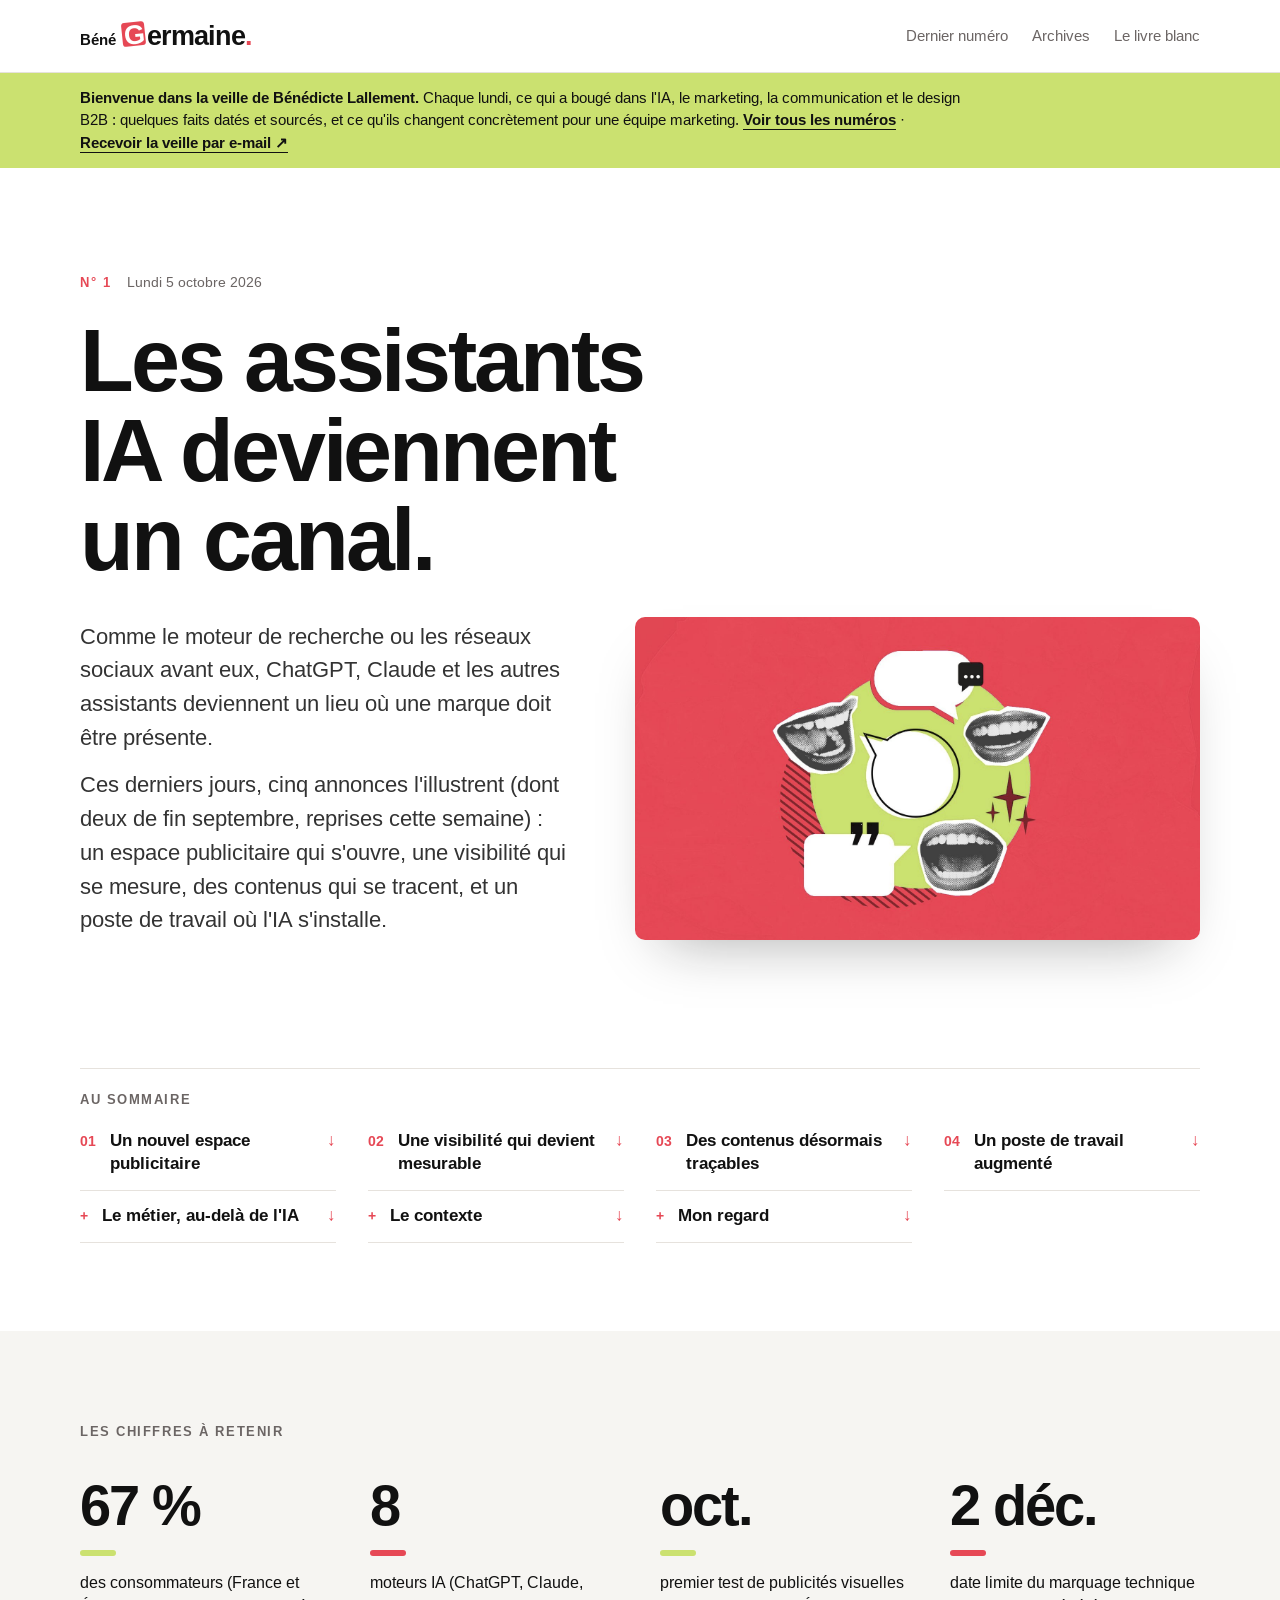
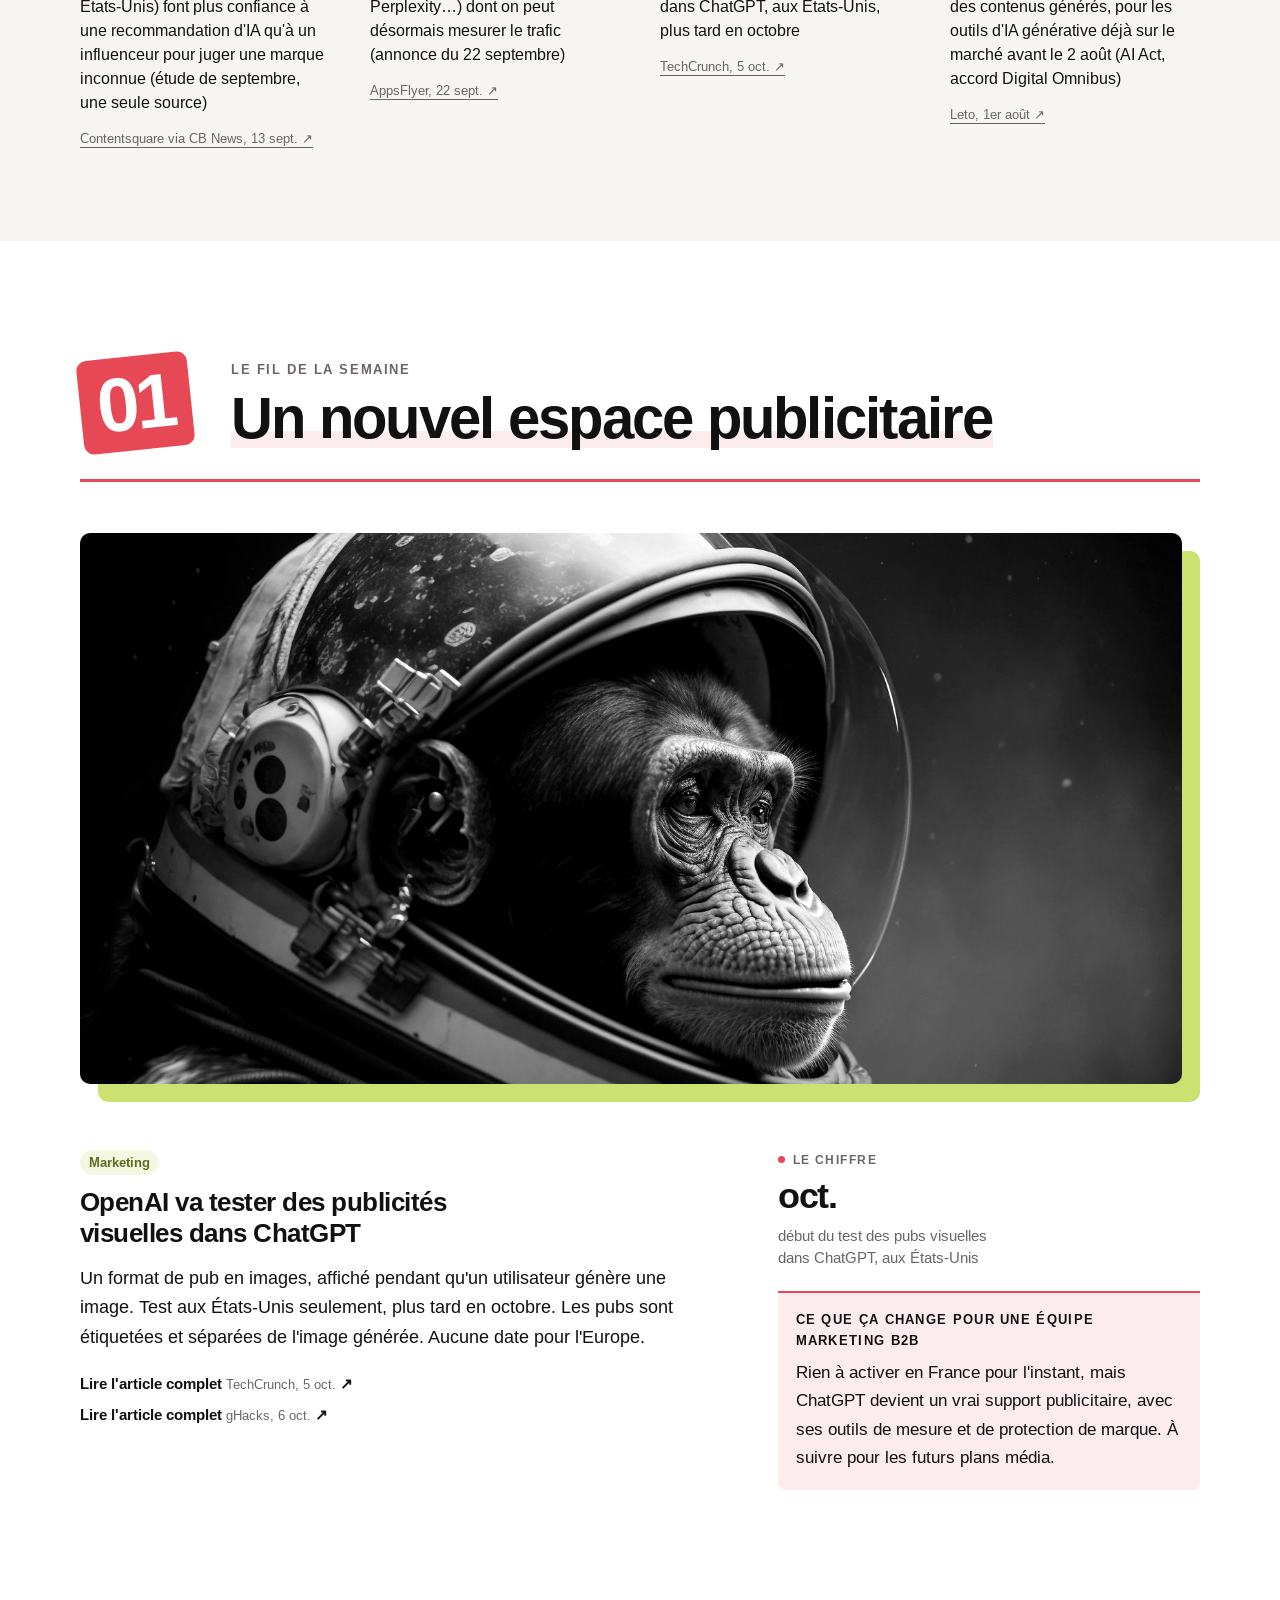
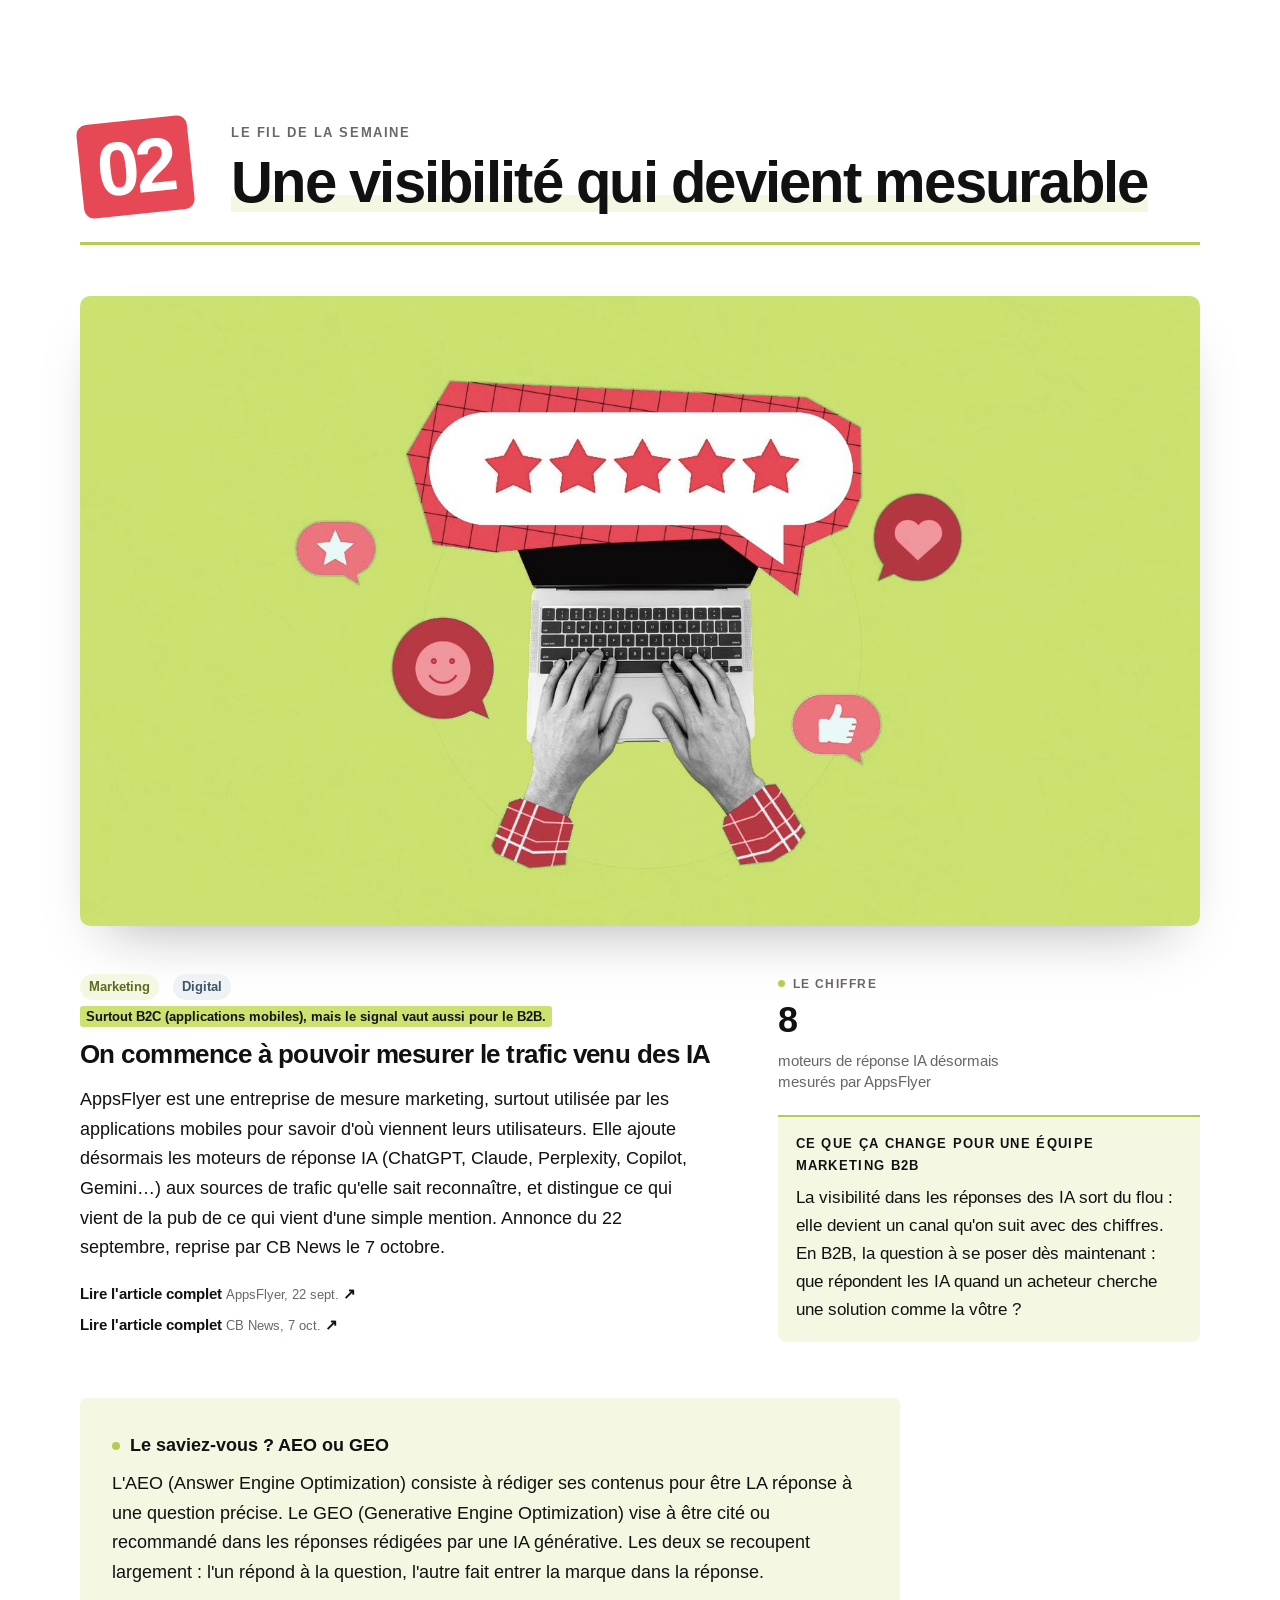
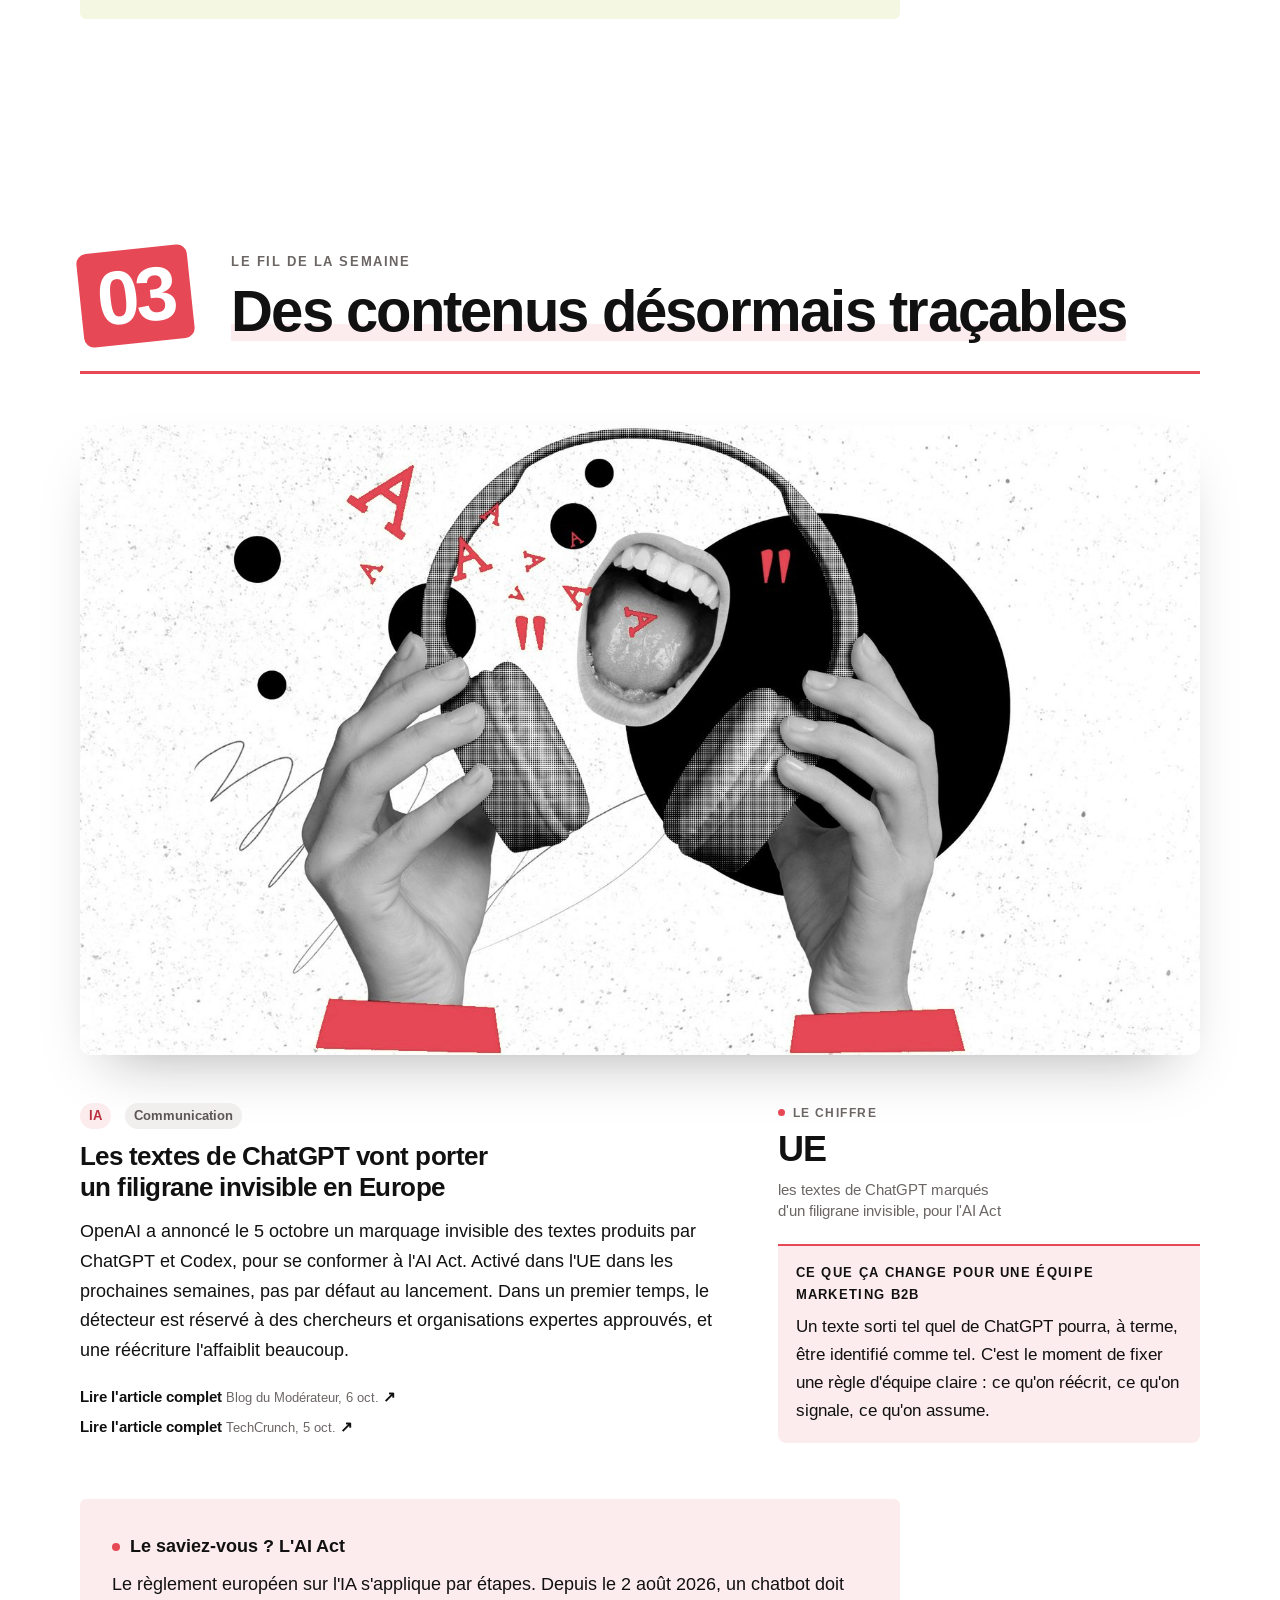
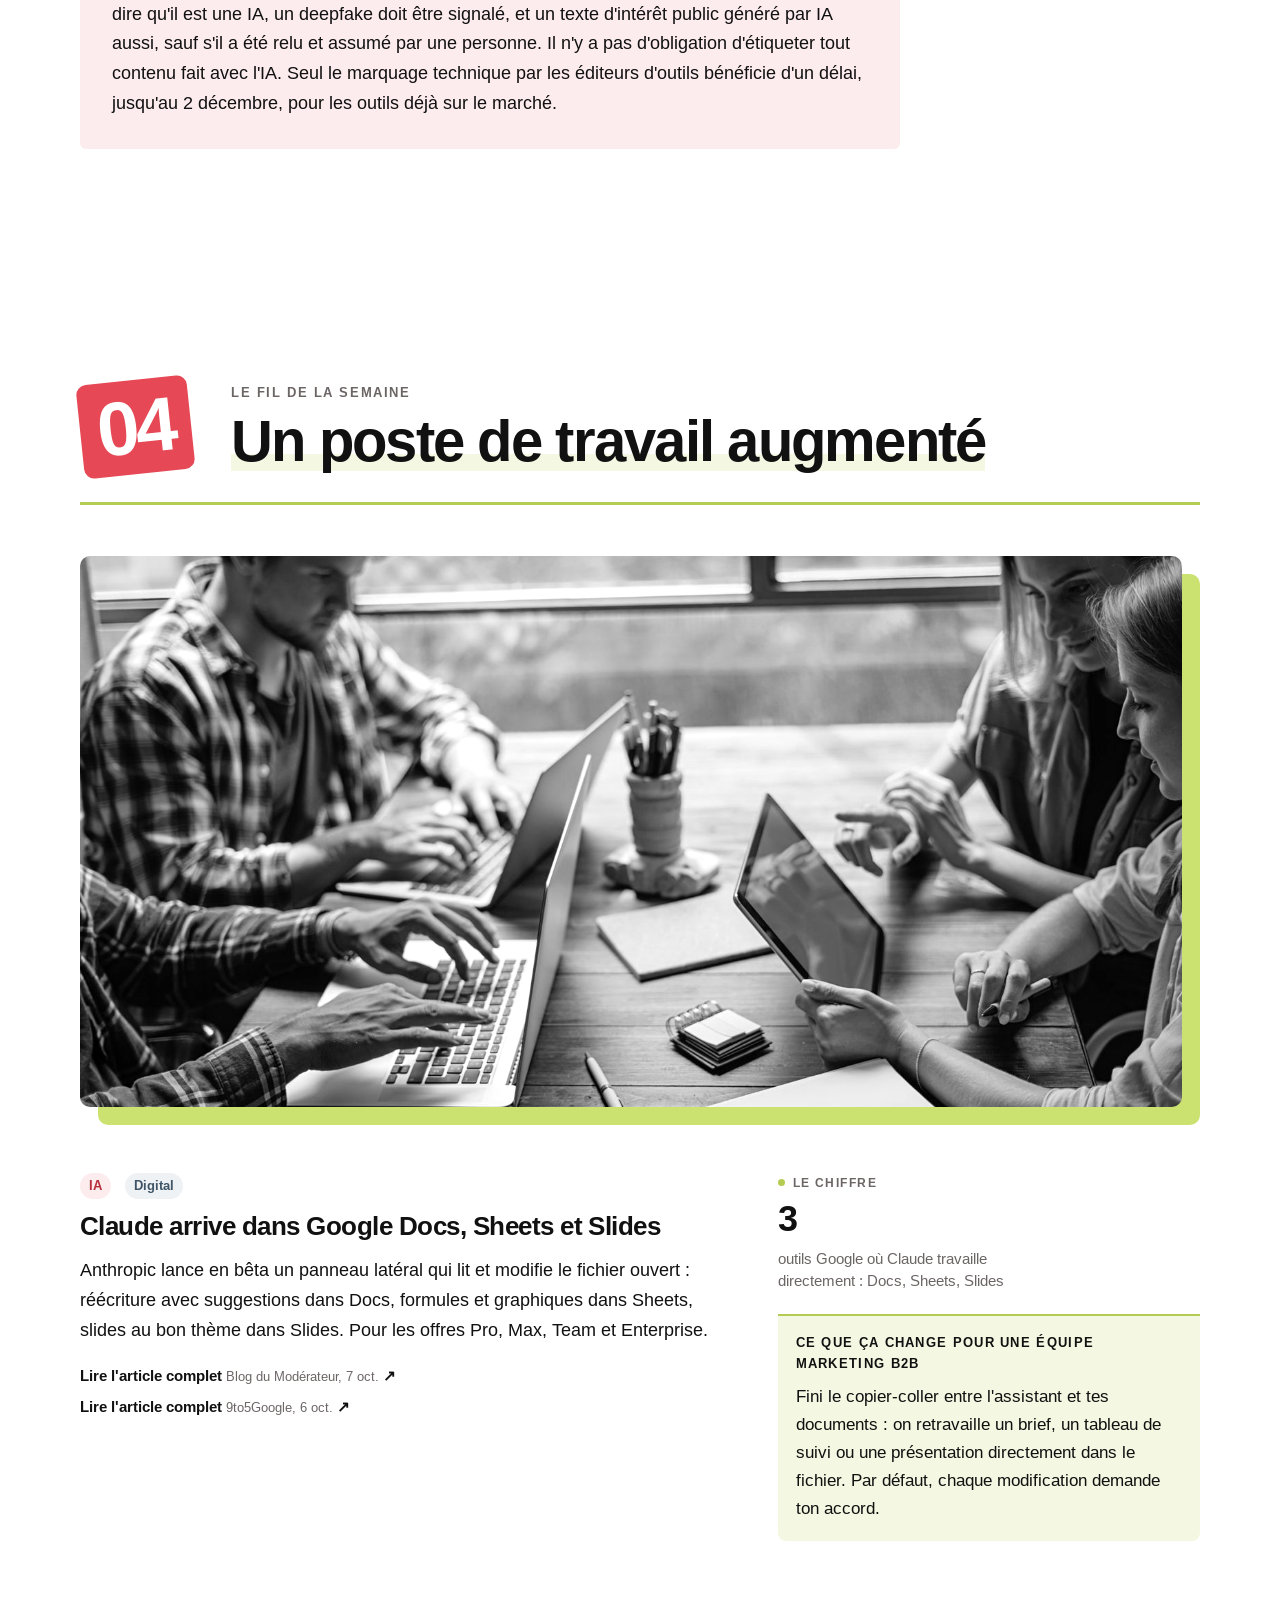
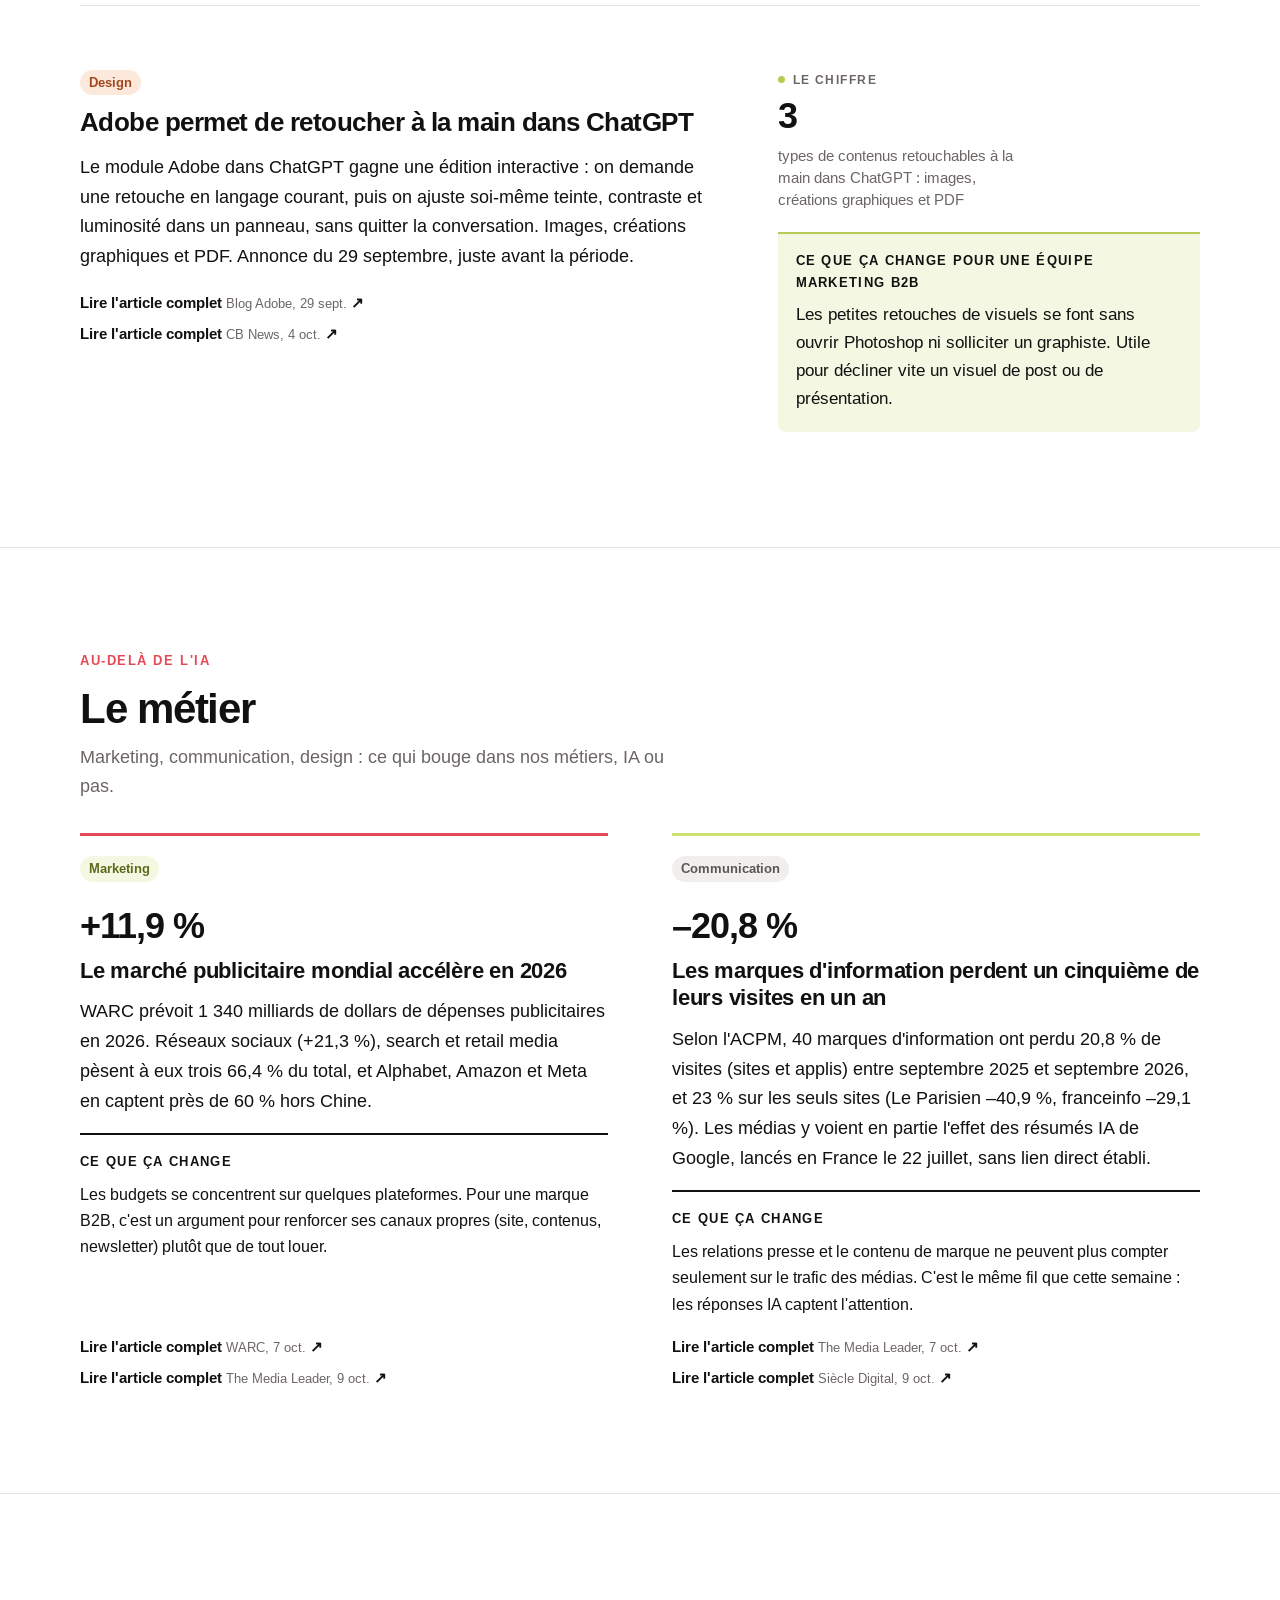
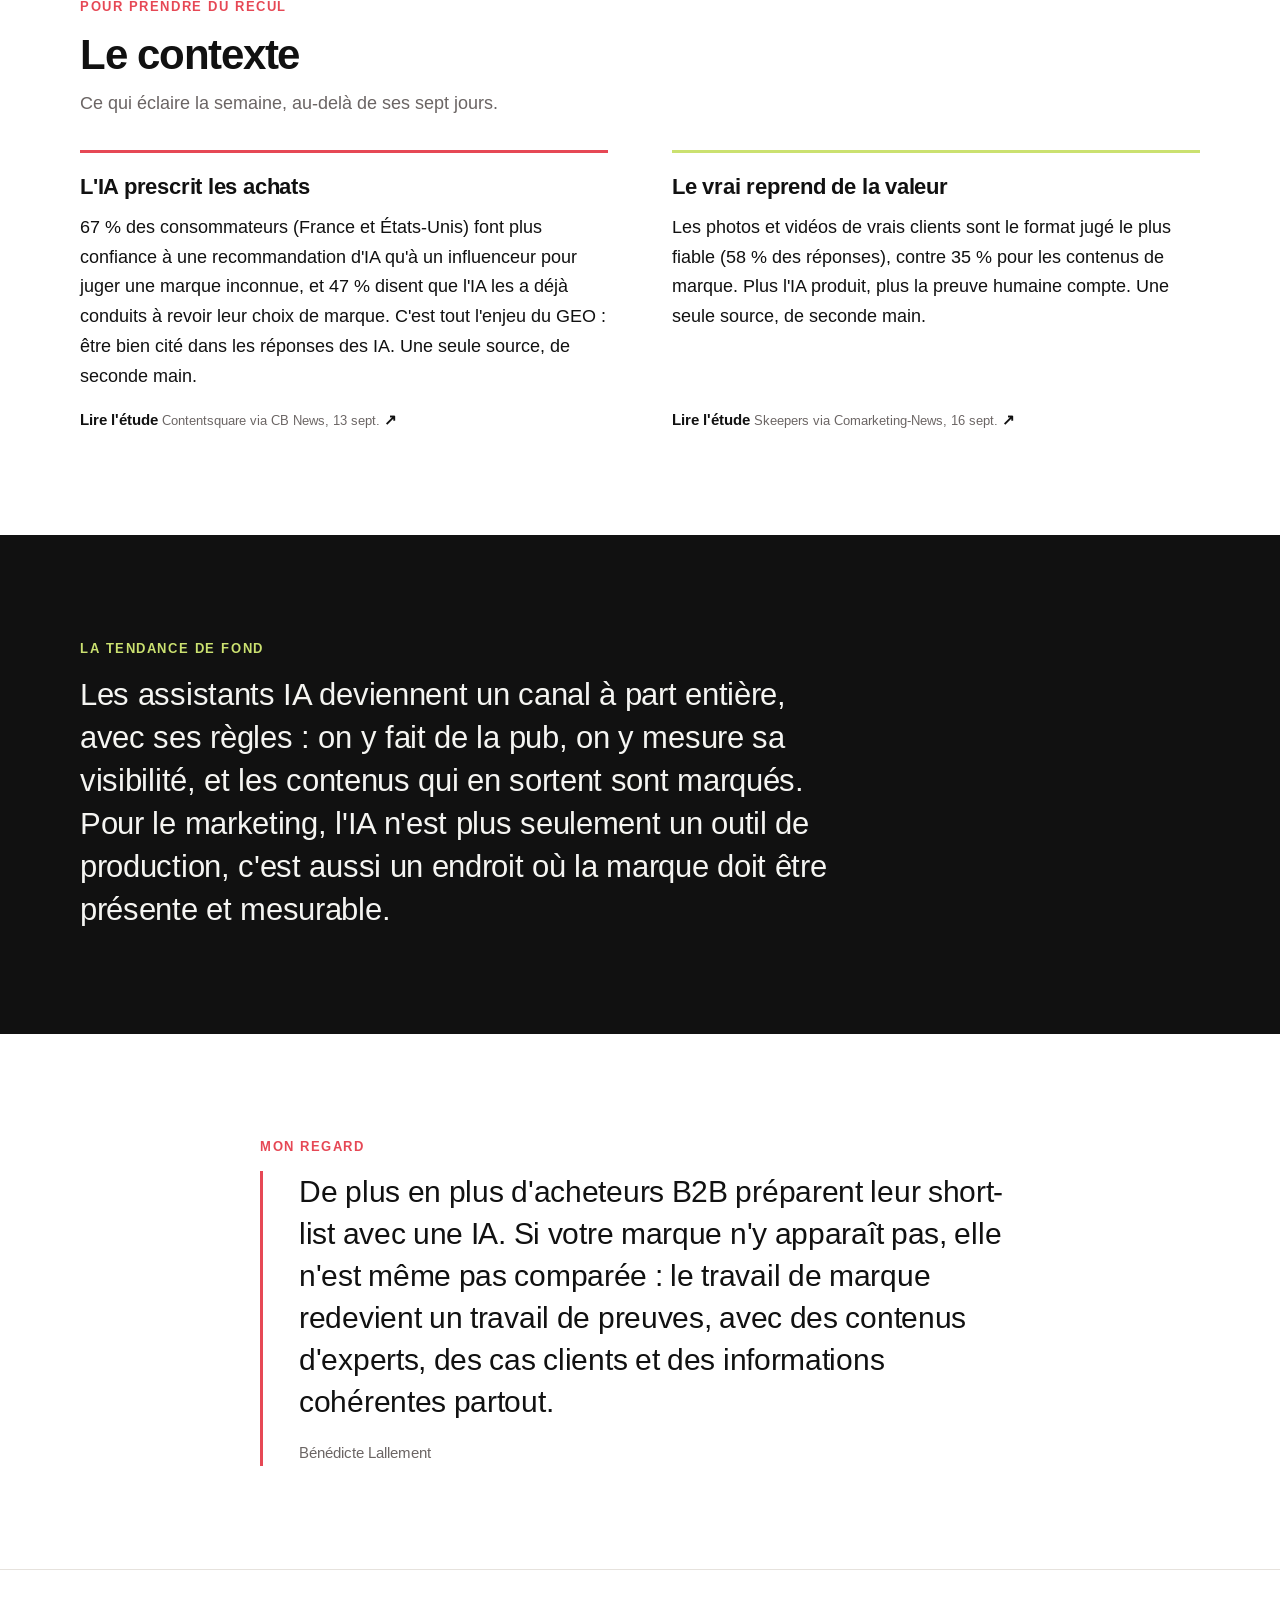
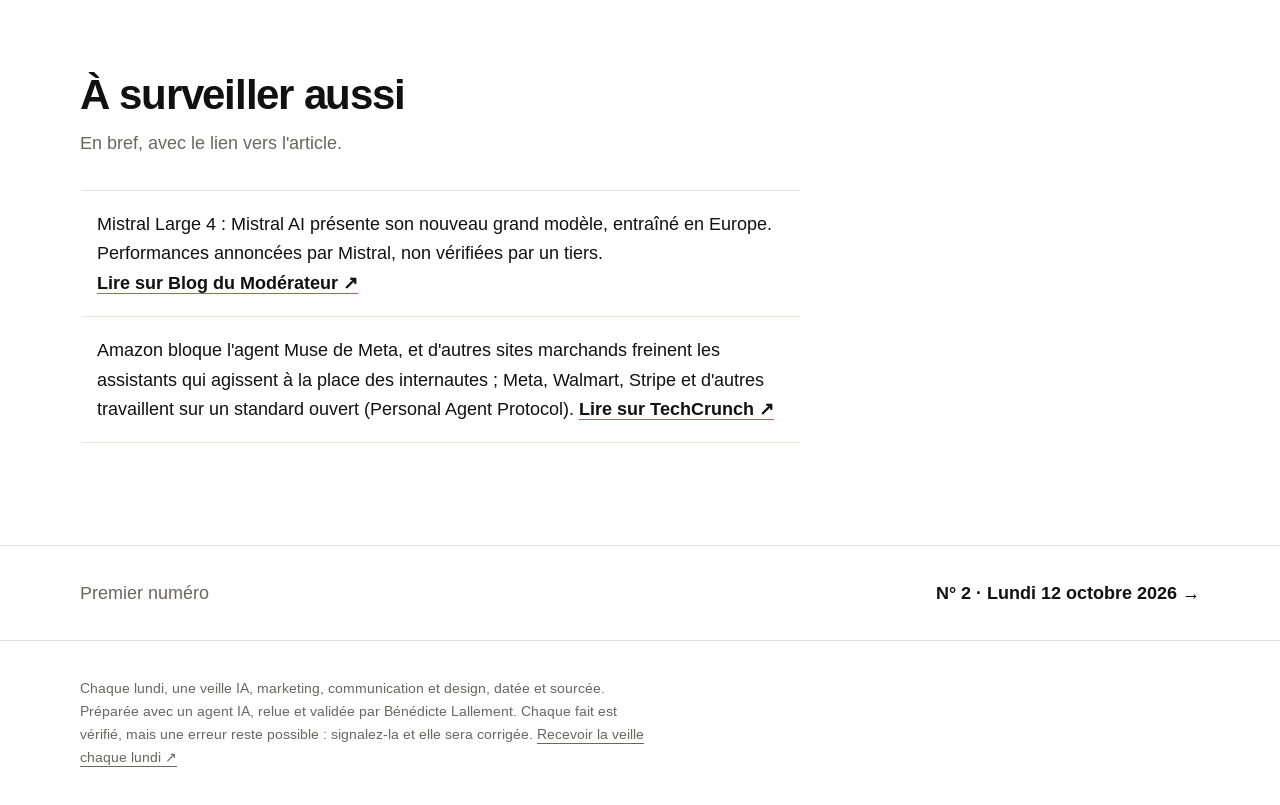
<file: numeros/001.html>
<!doctype html><html lang="fr"><head><meta charset="utf-8"><meta name="viewport" content="width=device-width,initial-scale=1">
<title>Les assistants IA deviennent un canal. · La veille n° 1</title><meta name="description" content="N° 1, Lundi 5 octobre 2026 : Les assistants IA deviennent un canal. Comme le moteur de recherche ou les réseaux sociaux avant eux, ChatGPT, Claude et les autres assistants deviennent un lieu où une marque doit être présente."><meta name="author" content="Bénédicte Lallement">
<link rel="canonical" href="https://benegermaine.github.io/veille/numeros/001.html">
<meta property="og:type" content="article"><meta property="og:locale" content="fr_FR"><meta property="og:site_name" content="Béné Germaine · la veille du lundi de Bénédicte Lallement">
<meta property="og:title" content="Les assistants IA deviennent un canal. · La veille n° 1"><meta property="og:description" content="N° 1, Lundi 5 octobre 2026 : Les assistants IA deviennent un canal. Comme le moteur de recherche ou les réseaux sociaux avant eux, ChatGPT, Claude et les autres assistants deviennent un lieu où une marque doit être présente."><meta property="og:url" content="https://benegermaine.github.io/veille/numeros/001.html"><meta property="og:image" content="https://benegermaine.github.io/veille/assets/og/001.png"><meta property="og:image:width" content="1200"><meta property="og:image:height" content="627"><meta name="twitter:card" content="summary_large_image">
<link rel="preconnect" href="https://fonts.googleapis.com"><link rel="preconnect" href="https://fonts.gstatic.com" crossorigin><link rel="stylesheet" href="https://fonts.googleapis.com/css2?family=Arimo:wght@400;700&display=swap"><link rel="stylesheet" href="../assets/style.css"><link rel="icon" href="../assets/favicon.svg" type="image/svg+xml"></head><body><header class="site wrap"><div class="max"><a class="logo" href="../index.html" aria-label="Béné Germaine, la veille du lundi de Bénédicte Lallement : accueil"><span class="l-bene">Béné</span><span class="l-wm"><span class="gsq">G</span>ermaine<span class="pt">.</span></span></a>
<nav aria-label="Navigation du site"><a href="../index.html">Dernier numéro</a><a href="../archives.html">Archives</a><a href="../livre-blanc.html">Le livre blanc</a></nav></div></header><div class="bienvenue wrap"><div class="max"><p><strong>Bienvenue dans la veille de Bénédicte Lallement.</strong> Chaque lundi, ce qui a bougé dans l'IA, le marketing, la communication et le design B2B : quelques faits datés et sourcés, et ce qu'ils changent concrètement pour une équipe marketing. <a href="../archives.html">Voir tous les numéros</a> · <a href="https://24cb74ef.sibforms.com/serve/[base64]" target="_blank" rel="noopener" data-goatcounter-click="inscription-veille" data-goatcounter-title="Inscription à la veille">Recevoir la veille par e-mail <span aria-hidden="true">↗</span></a></p></div></div>
<nav class="collant" aria-label="Parties de ce numéro" hidden><div class="max"><a href="#espace-pub" data-cible="espace-pub">01</a><a href="#visibilite" data-cible="visibilite">02</a><a href="#tracabilite" data-cible="tracabilite">03</a><a href="#poste-de-travail" data-cible="poste-de-travail">04</a><a href="#metier" data-cible="metier">Le métier</a><a href="#contexte" data-cible="contexte">Le contexte</a><a href="#regard" data-cible="regard">Mon regard</a></div></nav>
<div class="une wrap"><div class="max">
  <div class="meta"><span class="num">N° 1</span><span>Lundi 5 octobre 2026</span></div>
  <h1>Les assistants IA deviennent un canal.</h1>
  <div class="une-grille"><div class="chapo"><p>Comme le moteur de recherche ou les réseaux sociaux avant eux, ChatGPT, Claude et les autres assistants deviennent un lieu où une marque doit être présente.</p><p>Ces derniers jours, cinq annonces l&#x27;illustrent (dont deux de fin septembre, reprises cette semaine) : un espace publicitaire qui s&#x27;ouvre, une visibilité qui se mesure, des contenus qui se tracent, et un poste de travail où l&#x27;IA s&#x27;installe.</p></div><figure class="hero collage reveal"><img src="../assets/img/001-une.jpg" alt="Collage : bouches qui parlent et bulles de dialogue sur fond violet et jaune" loading="lazy"></figure></div>
</div></div>
<div class="wrap"><div class="max"><nav class="sommaire" aria-labelledby="t-som"><h2 id="t-som">Au sommaire</h2><ol><li><a href="#espace-pub"><b>01</b><span>Un nouvel espace publicitaire</span><i aria-hidden="true">↓</i></a></li><li><a href="#visibilite"><b>02</b><span>Une visibilité qui devient mesurable</span><i aria-hidden="true">↓</i></a></li><li><a href="#tracabilite"><b>03</b><span>Des contenus désormais traçables</span><i aria-hidden="true">↓</i></a></li><li><a href="#poste-de-travail"><b>04</b><span>Un poste de travail augmenté</span><i aria-hidden="true">↓</i></a></li><li><a href="#metier"><b>+</b><span>Le métier, au-delà de l&#x27;IA</span><i aria-hidden="true">↓</i></a></li><li><a href="#contexte"><b>+</b><span>Le contexte</span><i aria-hidden="true">↓</i></a></li><li><a href="#regard"><b>+</b><span>Mon regard</span><i aria-hidden="true">↓</i></a></li></ol></nav></div></div>
<section class="chiffres wrap" aria-labelledby="t-k" style="margin-top:clamp(48px,7vw,88px)"><div class="max"><h2 id="t-k">Les chiffres à retenir</h2><div class="kgrid"><div class="k"><strong>67 %</strong><p>des consommateurs (France et États-Unis) font plus confiance à une recommandation d&#x27;IA qu&#x27;à un influenceur pour juger une marque inconnue (étude de septembre, une seule source)</p><a href="https://www.cbnews.fr/etudes/67-consommateurs-font-plus-confiance-recommandation-ia-qu-influenceur" target="_blank" rel="noopener">Contentsquare via CB News, 13 sept. ↗</a></div><div class="k"><strong>8</strong><p>moteurs IA (ChatGPT, Claude, Perplexity…) dont on peut désormais mesurer le trafic (annonce du 22 septembre)</p><a href="https://www.appsflyer.com/company/newsroom/pr/appsflyer-aeo-measurement/" target="_blank" rel="noopener">AppsFlyer, 22 sept. ↗</a></div><div class="k"><strong>oct.</strong><p>premier test de publicités visuelles dans ChatGPT, aux États-Unis, plus tard en octobre</p><a href="https://techcrunch.com/2026/10/05/openai-launches-visual-ads-that-appear-alongside-image-generation-results/" target="_blank" rel="noopener">TechCrunch, 5 oct. ↗</a></div><div class="k"><strong>2 déc.</strong><p>date limite du marquage technique des contenus générés, pour les outils d&#x27;IA générative déjà sur le marché avant le 2 août (AI Act, accord Digital Omnibus)</p><a href="https://www.leto.legal/news/ai-act-echeance-2-aout-2026-mode-emploi" target="_blank" rel="noopener">Leto, 1er août ↗</a></div></div></div></section>
<section class="etape wrap ton-rouge" id="espace-pub" aria-labelledby="h-espace-pub"><div class="max">
  <div class="etape-tete"><span class="rang gsq" aria-hidden="true">01</span><div><p class="kicker">Le fil de la semaine</p><h2 id="h-espace-pub">Un nouvel espace publicitaire</h2></div></div>
  <figure class="photo nb acc-vert reveal"><img src="../assets/img/001-pub.jpg" alt="Un chimpanzé en casque d&#x27;astronaute, le regard tourné vers l&#x27;horizon" loading="lazy"></figure><article class="fait">
  <div><div class="tags"><span class="tag t-marketing">Marketing</span></div>
    <h3>OpenAI va tester des publicités visuelles dans ChatGPT</h3><p>Un format de pub en images, affiché pendant qu&#x27;un utilisateur génère une image. Test aux États-Unis seulement, plus tard en octobre. Les pubs sont étiquetées et séparées de l&#x27;image générée. Aucune date pour l&#x27;Europe.</p><div class="out"><a href="https://techcrunch.com/2026/10/05/openai-launches-visual-ads-that-appear-alongside-image-generation-results/" target="_blank" rel="noopener">Lire l&#x27;article complet <small>TechCrunch, 5 oct.</small> <span aria-hidden="true">↗</span></a><a href="https://www.ghacks.net/2026/10/06/openai-will-test-visual-ads-in-chatgpt-during-image-generation-in-the-us-later-this-month/" target="_blank" rel="noopener">Lire l&#x27;article complet <small>gHacks, 6 oct.</small> <span aria-hidden="true">↗</span></a></div></div>
  <div><div class="fig"><small>Le chiffre</small><strong>oct.</strong><span>début du test des pubs visuelles dans ChatGPT, aux États-Unis</span></div>
  <div class="chg"><h4>Ce que ça change pour une équipe marketing B2B</h4><p>Rien à activer en France pour l&#x27;instant, mais ChatGPT devient un vrai support publicitaire, avec ses outils de mesure et de protection de marque. À suivre pour les futurs plans média.</p></div></div>
</article></div>
</section><section class="etape wrap ton-vert" id="visibilite" aria-labelledby="h-visibilite"><div class="max">
  <div class="etape-tete"><span class="rang gsq" aria-hidden="true">02</span><div><p class="kicker">Le fil de la semaine</p><h2 id="h-visibilite">Une visibilité qui devient mesurable</h2></div></div>
  <figure class="photo collage reveal"><img src="../assets/img/001-mesure.jpg" alt="Collage : mains sur un ordinateur portable, sous une bulle affichant cinq étoiles" loading="lazy"></figure><article class="fait">
  <div><div class="tags"><span class="tag t-marketing">Marketing</span><span class="tag t-digital">Digital</span><span class="tag b2c">Surtout B2C (applications mobiles), mais le signal vaut aussi pour le B2B.</span></div>
    <h3>On commence à pouvoir mesurer le trafic venu des IA</h3><p>AppsFlyer est une entreprise de mesure marketing, surtout utilisée par les applications mobiles pour savoir d&#x27;où viennent leurs utilisateurs. Elle ajoute désormais les moteurs de réponse IA (ChatGPT, Claude, Perplexity, Copilot, Gemini…) aux sources de trafic qu&#x27;elle sait reconnaître, et distingue ce qui vient de la pub de ce qui vient d&#x27;une simple mention. Annonce du 22 septembre, reprise par CB News le 7 octobre.</p><div class="out"><a href="https://www.appsflyer.com/company/newsroom/pr/appsflyer-aeo-measurement/" target="_blank" rel="noopener">Lire l&#x27;article complet <small>AppsFlyer, 22 sept.</small> <span aria-hidden="true">↗</span></a><a href="https://www.cbnews.fr/digital/aeo-appsflyer-etend-sa-mesure-aux-moteurs-recherche-ia" target="_blank" rel="noopener">Lire l&#x27;article complet <small>CB News, 7 oct.</small> <span aria-hidden="true">↗</span></a></div></div>
  <div><div class="fig"><small>Le chiffre</small><strong>8</strong><span>moteurs de réponse IA désormais mesurés par AppsFlyer</span></div>
  <div class="chg"><h4>Ce que ça change pour une équipe marketing B2B</h4><p>La visibilité dans les réponses des IA sort du flou : elle devient un canal qu&#x27;on suit avec des chiffres. En B2B, la question à se poser dès maintenant : que répondent les IA quand un acheteur cherche une solution comme la vôtre ?</p></div></div>
</article><aside class="encart"><h4>Le saviez-vous ? AEO ou GEO</h4><p>L&#x27;AEO (Answer Engine Optimization) consiste à rédiger ses contenus pour être LA réponse à une question précise. Le GEO (Generative Engine Optimization) vise à être cité ou recommandé dans les réponses rédigées par une IA générative. Les deux se recoupent largement : l&#x27;un répond à la question, l&#x27;autre fait entrer la marque dans la réponse.</p></aside></div>
</section><section class="etape wrap ton-rouge" id="tracabilite" aria-labelledby="h-tracabilite"><div class="max">
  <div class="etape-tete"><span class="rang gsq" aria-hidden="true">03</span><div><p class="kicker">Le fil de la semaine</p><h2 id="h-tracabilite">Des contenus désormais traçables</h2></div></div>
  <figure class="photo collage reveal"><img src="../assets/img/001-trace.jpg" alt="Collage : deux mains tiennent un casque audio autour d&#x27;une bouche ouverte d&#x27;où s&#x27;échappent des lettres et des guillemets" loading="lazy"></figure><article class="fait">
  <div><div class="tags"><span class="tag t-ia">IA</span><span class="tag t-communication">Communication</span></div>
    <h3>Les textes de ChatGPT vont porter un filigrane invisible en Europe</h3><p>OpenAI a annoncé le 5 octobre un marquage invisible des textes produits par ChatGPT et Codex, pour se conformer à l&#x27;AI Act. Activé dans l&#x27;UE dans les prochaines semaines, pas par défaut au lancement. Dans un premier temps, le détecteur est réservé à des chercheurs et organisations expertes approuvés, et une réécriture l&#x27;affaiblit beaucoup.</p><div class="out"><a href="https://www.blogdumoderateur.com/textes-chatgpt-filigrane-invisible/" target="_blank" rel="noopener">Lire l&#x27;article complet <small>Blog du Modérateur, 6 oct.</small> <span aria-hidden="true">↗</span></a><a href="https://techcrunch.com/2026/10/05/openai-will-start-watermarking-chatgpts-text-in-the-eu/" target="_blank" rel="noopener">Lire l&#x27;article complet <small>TechCrunch, 5 oct.</small> <span aria-hidden="true">↗</span></a></div></div>
  <div><div class="fig"><small>Le chiffre</small><strong>UE</strong><span>les textes de ChatGPT marqués d&#x27;un filigrane invisible, pour l&#x27;AI Act</span></div>
  <div class="chg"><h4>Ce que ça change pour une équipe marketing B2B</h4><p>Un texte sorti tel quel de ChatGPT pourra, à terme, être identifié comme tel. C&#x27;est le moment de fixer une règle d&#x27;équipe claire : ce qu&#x27;on réécrit, ce qu&#x27;on signale, ce qu&#x27;on assume.</p></div></div>
</article><aside class="encart"><h4>Le saviez-vous ? L&#x27;AI Act</h4><p>Le règlement européen sur l&#x27;IA s&#x27;applique par étapes. Depuis le 2 août 2026, un chatbot doit dire qu&#x27;il est une IA, un deepfake doit être signalé, et un texte d&#x27;intérêt public généré par IA aussi, sauf s&#x27;il a été relu et assumé par une personne. Il n&#x27;y a pas d&#x27;obligation d&#x27;étiqueter tout contenu fait avec l&#x27;IA. Seul le marquage technique par les éditeurs d&#x27;outils bénéficie d&#x27;un délai, jusqu&#x27;au 2 décembre, pour les outils déjà sur le marché.</p></aside></div>
</section><section class="etape wrap ton-vert" id="poste-de-travail" aria-labelledby="h-poste-de-travail"><div class="max">
  <div class="etape-tete"><span class="rang gsq" aria-hidden="true">04</span><div><p class="kicker">Le fil de la semaine</p><h2 id="h-poste-de-travail">Un poste de travail augmenté</h2></div></div>
  <figure class="photo nb acc-vert reveal"><img src="../assets/img/001-poste.jpg" alt="Une équipe travaille autour d&#x27;une table en bois, ordinateurs portables et tablette ouverts" loading="lazy"></figure><article class="fait">
  <div><div class="tags"><span class="tag t-ia">IA</span><span class="tag t-digital">Digital</span></div>
    <h3>Claude arrive dans Google Docs, Sheets et Slides</h3><p>Anthropic lance en bêta un panneau latéral qui lit et modifie le fichier ouvert : réécriture avec suggestions dans Docs, formules et graphiques dans Sheets, slides au bon thème dans Slides. Pour les offres Pro, Max, Team et Enterprise.</p><div class="out"><a href="https://www.blogdumoderateur.com/anthropic-lance-extension-claude-google-docs-sheets-slides/" target="_blank" rel="noopener">Lire l&#x27;article complet <small>Blog du Modérateur, 7 oct.</small> <span aria-hidden="true">↗</span></a><a href="https://9to5google.com/2026/10/06/claude-google-docs-sheet-slides/" target="_blank" rel="noopener">Lire l&#x27;article complet <small>9to5Google, 6 oct.</small> <span aria-hidden="true">↗</span></a></div></div>
  <div><div class="fig"><small>Le chiffre</small><strong>3</strong><span>outils Google où Claude travaille directement : Docs, Sheets, Slides</span></div>
  <div class="chg"><h4>Ce que ça change pour une équipe marketing B2B</h4><p>Fini le copier-coller entre l&#x27;assistant et tes documents : on retravaille un brief, un tableau de suivi ou une présentation directement dans le fichier. Par défaut, chaque modification demande ton accord.</p></div></div>
</article><article class="fait">
  <div><div class="tags"><span class="tag t-design">Design</span></div>
    <h3>Adobe permet de retoucher à la main dans ChatGPT</h3><p>Le module Adobe dans ChatGPT gagne une édition interactive : on demande une retouche en langage courant, puis on ajuste soi-même teinte, contraste et luminosité dans un panneau, sans quitter la conversation. Images, créations graphiques et PDF. Annonce du 29 septembre, juste avant la période.</p><div class="out"><a href="https://blog.adobe.com/en/publish/2026/09/29/openai-devday-2026-introducing-hands-on-editing-adobe-plugin-chatgpt" target="_blank" rel="noopener">Lire l&#x27;article complet <small>Blog Adobe, 29 sept.</small> <span aria-hidden="true">↗</span></a><a href="https://www.cbnews.fr/creation/adobe-renforce-son-integration-chatgpt" target="_blank" rel="noopener">Lire l&#x27;article complet <small>CB News, 4 oct.</small> <span aria-hidden="true">↗</span></a></div></div>
  <div><div class="fig"><small>Le chiffre</small><strong>3</strong><span>types de contenus retouchables à la main dans ChatGPT : images, créations graphiques et PDF</span></div>
  <div class="chg"><h4>Ce que ça change pour une équipe marketing B2B</h4><p>Les petites retouches de visuels se font sans ouvrir Photoshop ni solliciter un graphiste. Utile pour décliner vite un visuel de post ou de présentation.</p></div></div>
</article></div>
</section>
<section class="section wrap" id="metier" aria-labelledby="t-met"><div class="max"><p class="kicker">Au-delà de l'IA</p><h2 id="t-met">Le métier</h2><p class="lede">Marketing, communication, design : ce qui bouge dans nos métiers, IA ou pas.</p><div class="mgrid"><article><div class="tags"><span class="tag t-marketing">Marketing</span></div><strong class="n">+11,9 %</strong>
<h3>Le marché publicitaire mondial accélère en 2026</h3><p>WARC prévoit 1 340 milliards de dollars de dépenses publicitaires en 2026. Réseaux sociaux (+21,3 %), search et retail media pèsent à eux trois 66,4 % du total, et Alphabet, Amazon et Meta en captent près de 60 % hors Chine.</p><div class="chg"><h4>Ce que ça change</h4><p>Les budgets se concentrent sur quelques plateformes. Pour une marque B2B, c&#x27;est un argument pour renforcer ses canaux propres (site, contenus, newsletter) plutôt que de tout louer.</p></div>
<div class="out"><a href="https://www.warc.com/en/article/global-ad-spend-outlook-q-3-2026-eb1a9505c8d34d1fb3833cf61f675165" target="_blank" rel="noopener">Lire l&#x27;article complet <small>WARC, 7 oct.</small> <span aria-hidden="true">↗</span></a><a href="https://fr.themedialeader.com/?p=220140" target="_blank" rel="noopener">Lire l&#x27;article complet <small>The Media Leader, 9 oct.</small> <span aria-hidden="true">↗</span></a></div></article><article><div class="tags"><span class="tag t-communication">Communication</span></div><strong class="n">–20,8 %</strong>
<h3>Les marques d&#x27;information perdent un cinquième de leurs visites en un an</h3><p>Selon l&#x27;ACPM, 40 marques d&#x27;information ont perdu 20,8 % de visites (sites et applis) entre septembre 2025 et septembre 2026, et 23 % sur les seuls sites (Le Parisien –40,9 %, franceinfo –29,1 %). Les médias y voient en partie l&#x27;effet des résumés IA de Google, lancés en France le 22 juillet, sans lien direct établi.</p><div class="chg"><h4>Ce que ça change</h4><p>Les relations presse et le contenu de marque ne peuvent plus compter seulement sur le trafic des médias. C&#x27;est le même fil que cette semaine : les réponses IA captent l&#x27;attention.</p></div>
<div class="out"><a href="https://fr.themedialeader.com/?p=220106" target="_blank" rel="noopener">Lire l&#x27;article complet <small>The Media Leader, 7 oct.</small> <span aria-hidden="true">↗</span></a><a href="https://siecledigital.fr/2026/10/09/les-sites-dinformation-francais-perdent-pres-dun-quart-de-leur-trafic-google-dans-le-viseur/" target="_blank" rel="noopener">Lire l&#x27;article complet <small>Siècle Digital, 9 oct.</small> <span aria-hidden="true">↗</span></a></div></article></div></div></section><section class="section wrap" id="contexte" aria-labelledby="t-ctx"><div class="max"><p class="kicker">Pour prendre du recul</p><h2 id="t-ctx">Le contexte</h2><p class="lede">Ce qui éclaire la semaine, au-delà de ses sept jours.</p><div class="cgrid"><article><h3>L&#x27;IA prescrit les achats</h3><p>67 % des consommateurs (France et États-Unis) font plus confiance à une recommandation d&#x27;IA qu&#x27;à un influenceur pour juger une marque inconnue, et 47 % disent que l&#x27;IA les a déjà conduits à revoir leur choix de marque. C&#x27;est tout l&#x27;enjeu du GEO : être bien cité dans les réponses des IA. Une seule source, de seconde main.</p><div class="out"><a href="https://www.cbnews.fr/etudes/67-consommateurs-font-plus-confiance-recommandation-ia-qu-influenceur" target="_blank" rel="noopener">Lire l&#x27;étude <small>Contentsquare via CB News, 13 sept.</small> <span aria-hidden="true">↗</span></a></div></article><article><h3>Le vrai reprend de la valeur</h3><p>Les photos et vidéos de vrais clients sont le format jugé le plus fiable (58 % des réponses), contre 35 % pour les contenus de marque. Plus l&#x27;IA produit, plus la preuve humaine compte. Une seule source, de seconde main.</p><div class="out"><a href="https://comarketing-news.fr/plus-lia-progresse-plus-les-consommateurs-veulent-du-vrai/" target="_blank" rel="noopener">Lire l&#x27;étude <small>Skeepers via Comarketing-News, 16 sept.</small> <span aria-hidden="true">↗</span></a></div></article></div></div></section><section class="tendance wrap"><div class="max"><p class="kicker">La tendance de fond</p><p>Les assistants IA deviennent un canal à part entière, avec ses règles : on y fait de la pub, on y mesure sa visibilité, et les contenus qui en sortent sont marqués. Pour le marketing, l&#x27;IA n&#x27;est plus seulement un outil de production, c&#x27;est aussi un endroit où la marque doit être présente et mesurable.</p></div></section><section class="regard wrap" id="regard" aria-labelledby="t-reg"><div class="etroit"><p class="kicker" id="t-reg">Mon regard</p><blockquote><p>De plus en plus d&#x27;acheteurs B2B préparent leur short-list avec une IA. Si votre marque n&#x27;y apparaît pas, elle n&#x27;est même pas comparée : le travail de marque redevient un travail de preuves, avec des contenus d&#x27;experts, des cas clients et des informations cohérentes partout.</p><footer>Bénédicte Lallement</footer></blockquote></div></section><section class="section aussi wrap" aria-labelledby="t-aussi"><div class="max"><h2 id="t-aussi">À surveiller aussi</h2><p class="lede">En bref, avec le lien vers l'article.</p><ul><li>Mistral Large 4 : Mistral AI présente son nouveau grand modèle, entraîné en Europe. Performances annoncées par Mistral, non vérifiées par un tiers. <a href="https://www.blogdumoderateur.com/mistral-large-4-mistral-ai-veut-reduire-ecart-modeles-open-weight-chinois/" target="_blank" rel="noopener">Lire sur Blog du Modérateur ↗</a></li><li>Amazon bloque l&#x27;agent Muse de Meta, et d&#x27;autres sites marchands freinent les assistants qui agissent à la place des internautes ; Meta, Walmart, Stripe et d&#x27;autres travaillent sur un standard ouvert (Personal Agent Protocol). <a href="https://techcrunch.com/2026/10/06/the-next-hurdle-for-ai-agents-getting-websites-to-let-them-in/" target="_blank" rel="noopener">Lire sur TechCrunch ↗</a></li></ul></div></section>
<nav class="pager wrap" aria-label="Numéros"><div class="max"><span class="vide">Premier numéro</span><a href="../numeros/002.html">N° 2 · Lundi 12 octobre 2026 →</a></div></nav><footer class="pied wrap"><div class="max"><p>Chaque lundi, une veille IA, marketing, communication et design, datée et sourcée. Préparée avec un agent IA, relue et validée par Bénédicte Lallement. Chaque fait est vérifié, mais une erreur reste possible : signalez-la et elle sera corrigée. <a href="https://24cb74ef.sibforms.com/serve/[base64]" target="_blank" rel="noopener" data-goatcounter-click="inscription-veille" data-goatcounter-title="Inscription à la veille">Recevoir la veille chaque lundi <span aria-hidden="true">↗</span></a></p></div></footer><a class="haut-page" href="#" aria-label="Remonter en haut de la page">↑</a><script data-goatcounter="https://benegermaine.goatcounter.com/count" async src="//gc.zgo.at/count.js"></script><script>(function(){var d=document.documentElement;if(!("IntersectionObserver" in window)||matchMedia("(prefers-reduced-motion: reduce)").matches)return;d.classList.add("anim");
var o=new IntersectionObserver(function(es){es.forEach(function(x){if(x.isIntersecting){x.target.classList.add("vu");o.unobserve(x.target);}});},{rootMargin:"0px 0px -8% 0px"});
document.querySelectorAll(".reveal,.fait,.k,.mgrid article,.cgrid article,.regard blockquote").forEach(function(el){el.classList.add("reveal");o.observe(el);});})();
(function(){var bar=document.querySelector(".collant"),som=document.querySelector(".sommaire"),haut=document.querySelector(".haut-page");
var liens=bar?[].slice.call(bar.querySelectorAll("a")):[],cibles=liens.map(function(a){return document.getElementById(a.dataset.cible);}),verrou=0;
if(bar)bar.hidden=false;
function marquer(i){liens.forEach(function(a,k){if(k===i)a.setAttribute("aria-current","true");else a.removeAttribute("aria-current");});}
function maj(){var y=window.scrollY;
 if(haut)haut.classList.toggle("visible",y>700);
 if(!bar||!som)return;
 bar.classList.toggle("visible",som.getBoundingClientRect().bottom<0);
 if(Date.now()<verrou)return;
 var actif=-1;cibles.forEach(function(el,k){if(el&&el.getBoundingClientRect().top<=140)actif=k;});
 if(window.innerHeight+y>=document.documentElement.scrollHeight-4)actif=cibles.length-1;
 marquer(actif);}
liens.forEach(function(a,k){a.addEventListener("click",function(){marquer(k);verrou=Date.now()+900;});});
var t=0;window.addEventListener("scroll",function(){if(!t){t=requestAnimationFrame(function(){t=0;maj();});}},{passive:true});maj();
if(haut)haut.addEventListener("click",function(ev){ev.preventDefault();window.scrollTo({top:0,behavior:matchMedia("(prefers-reduced-motion: reduce)").matches?"auto":"smooth"});});})();</script></body></html>
</file>
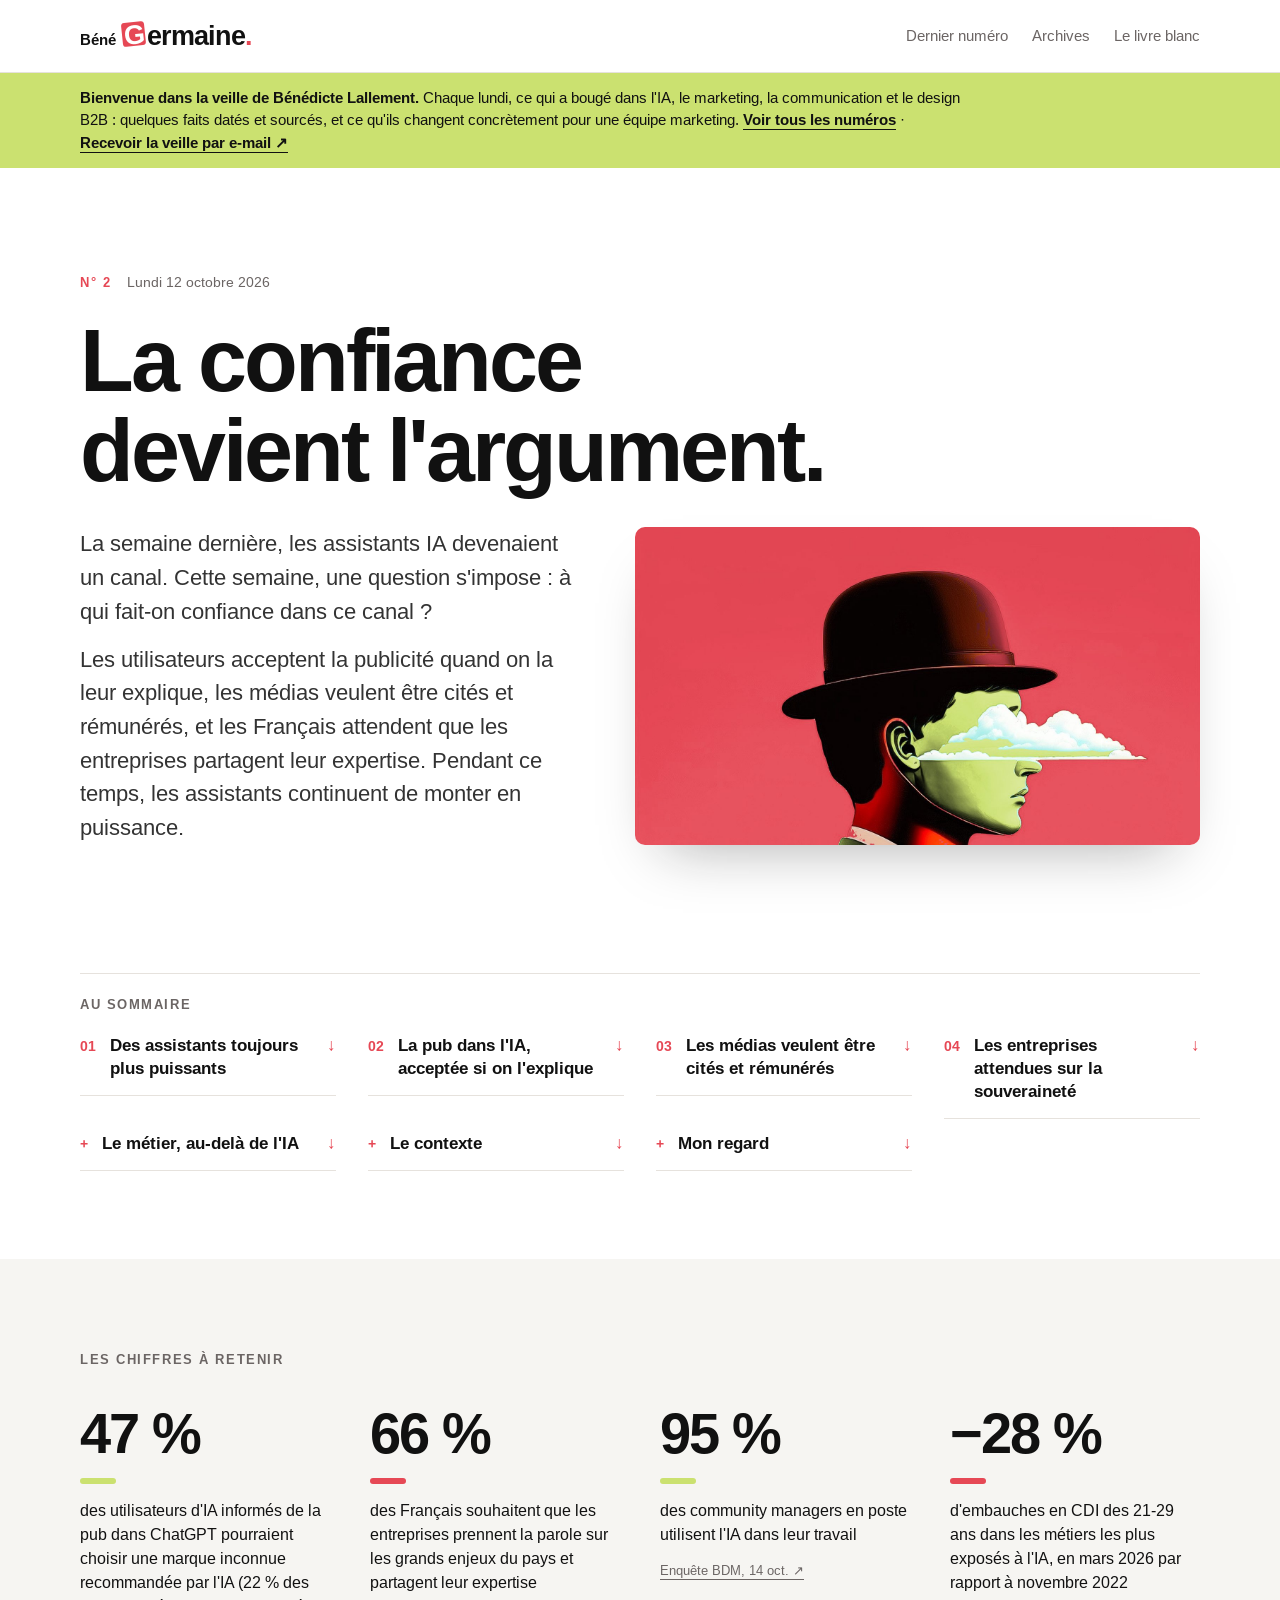
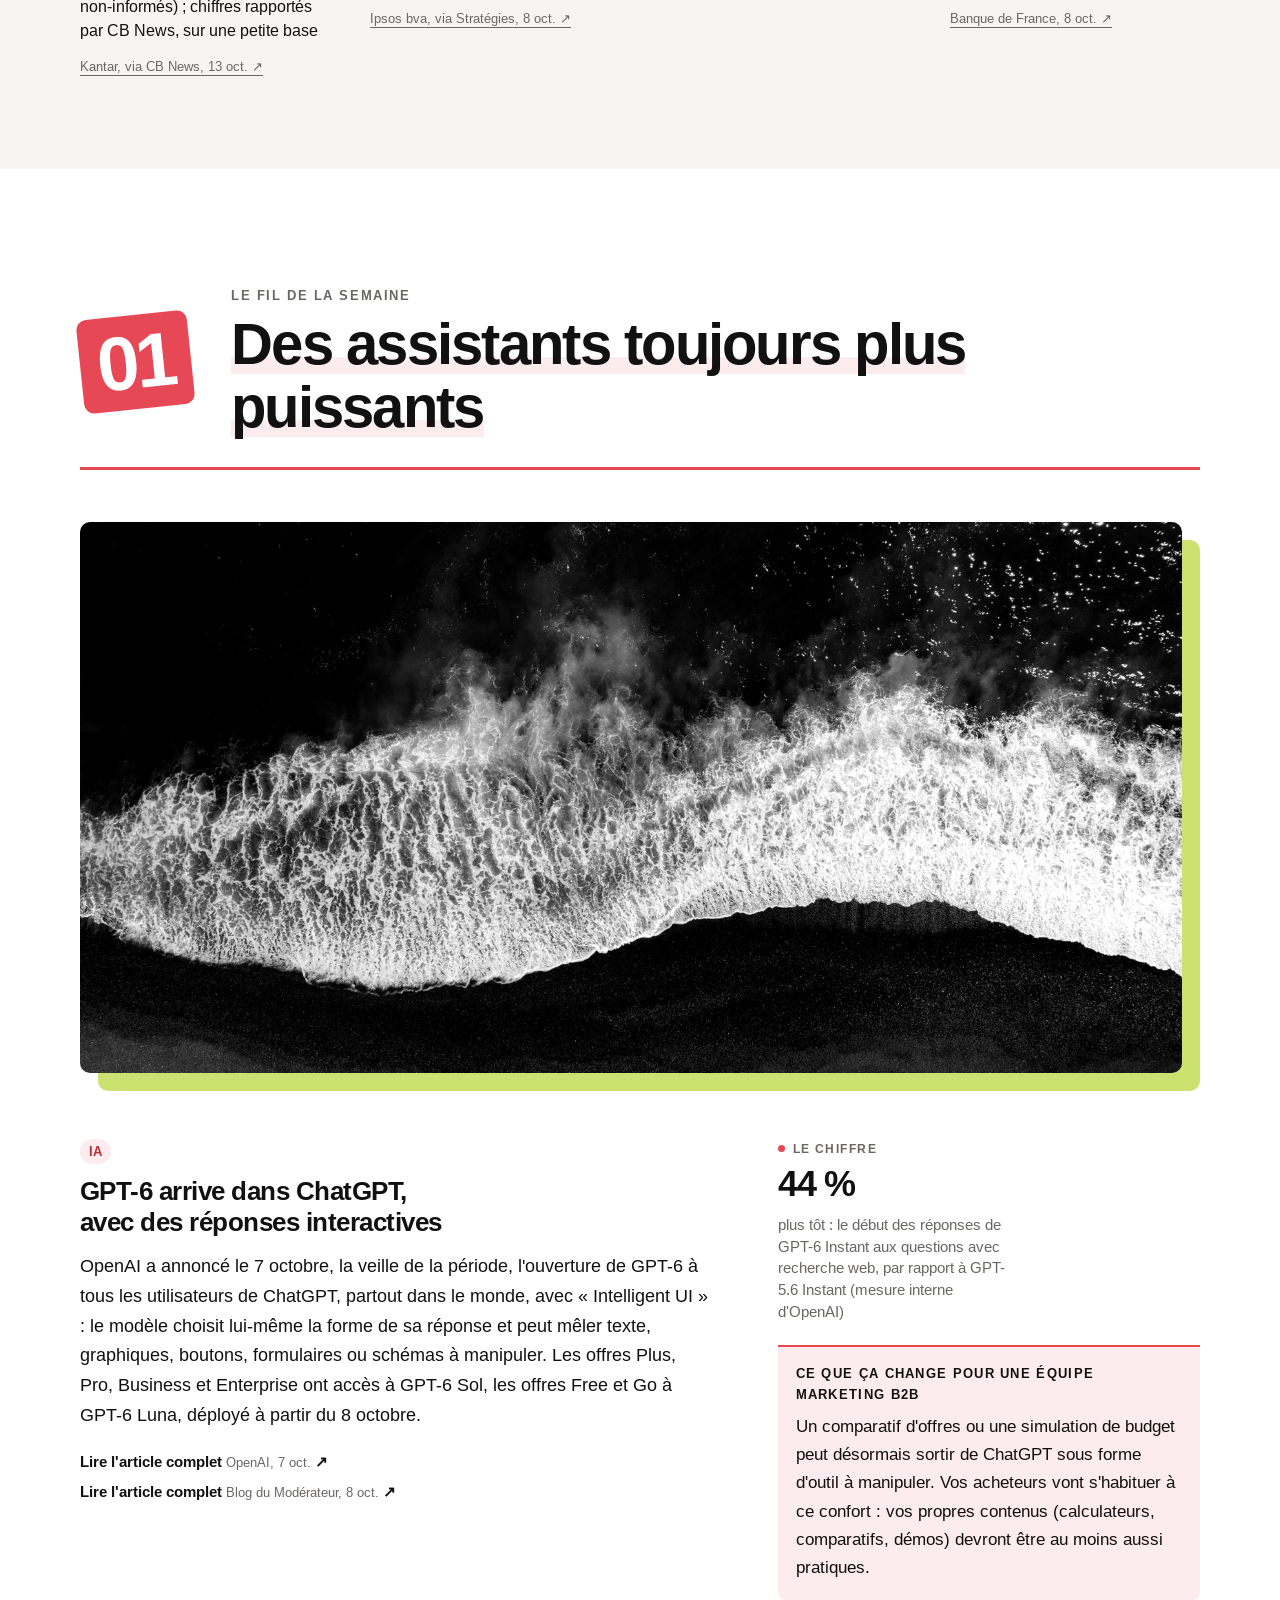
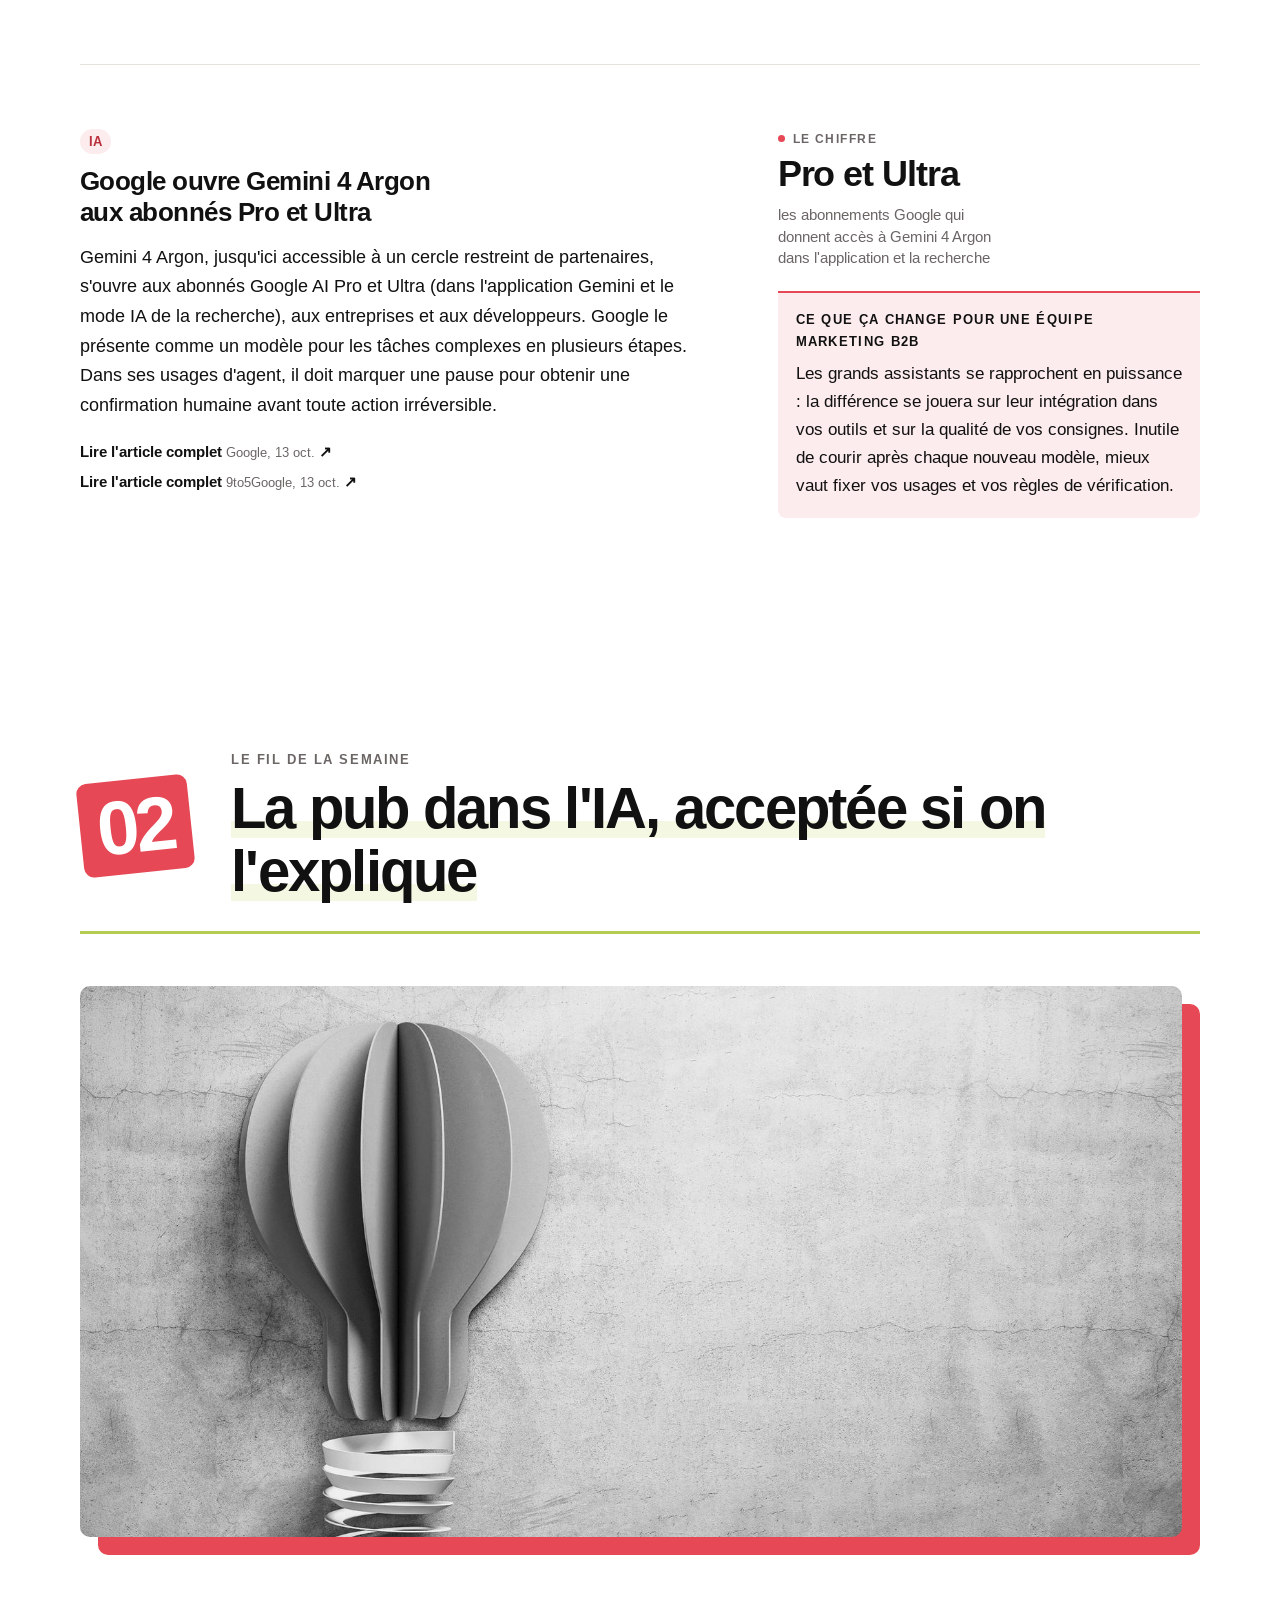
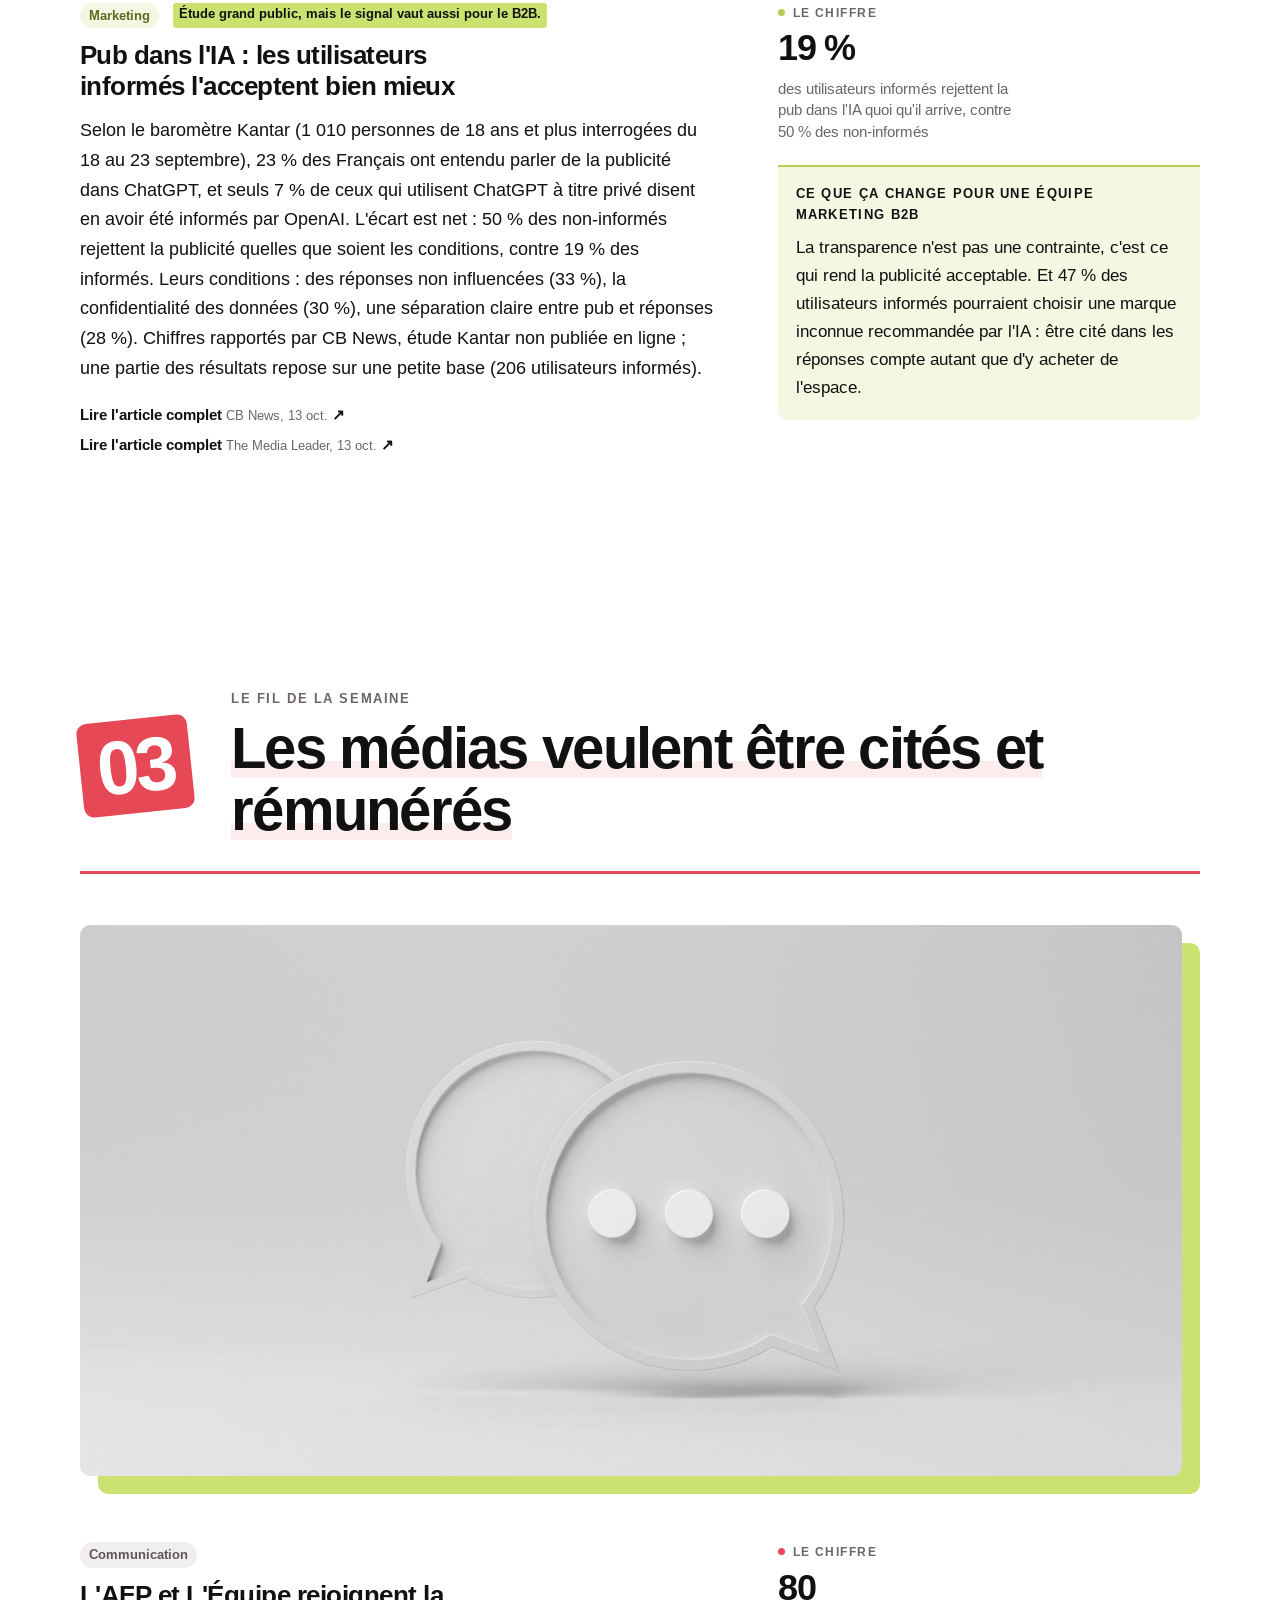
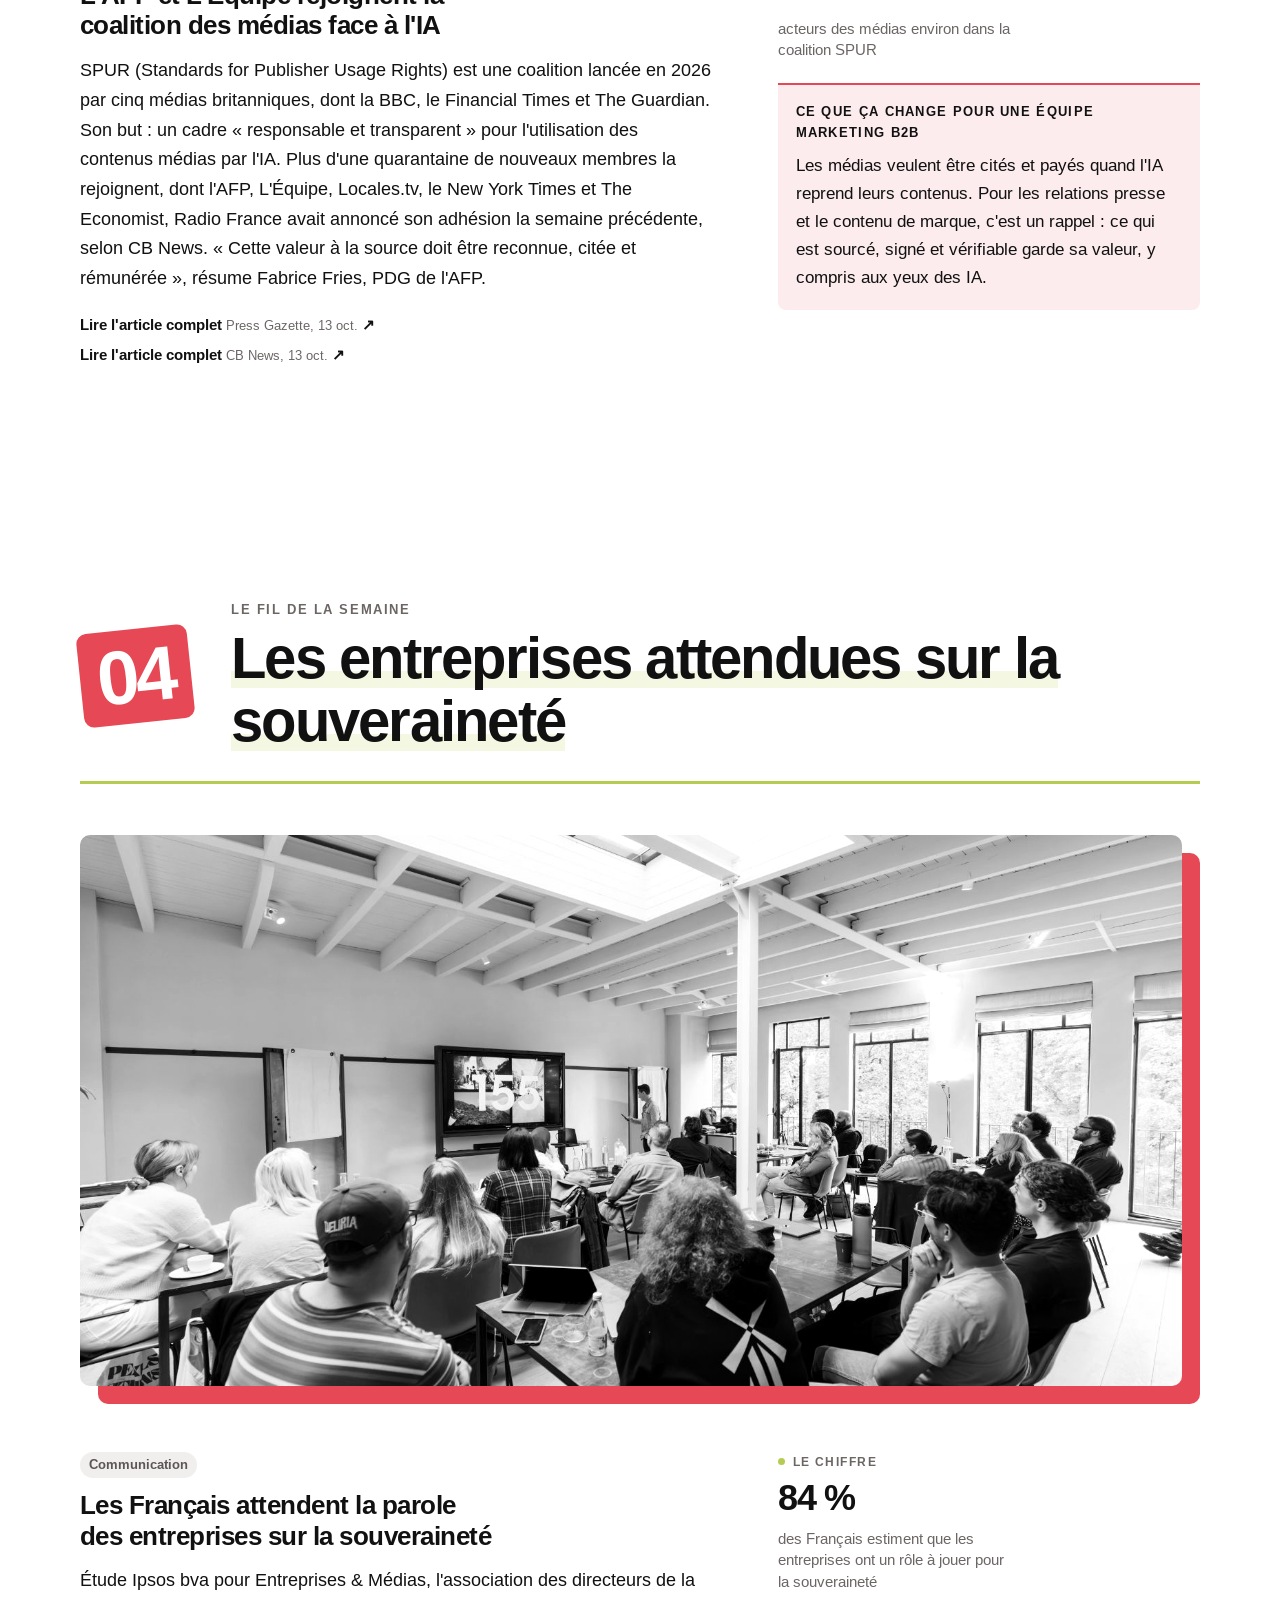
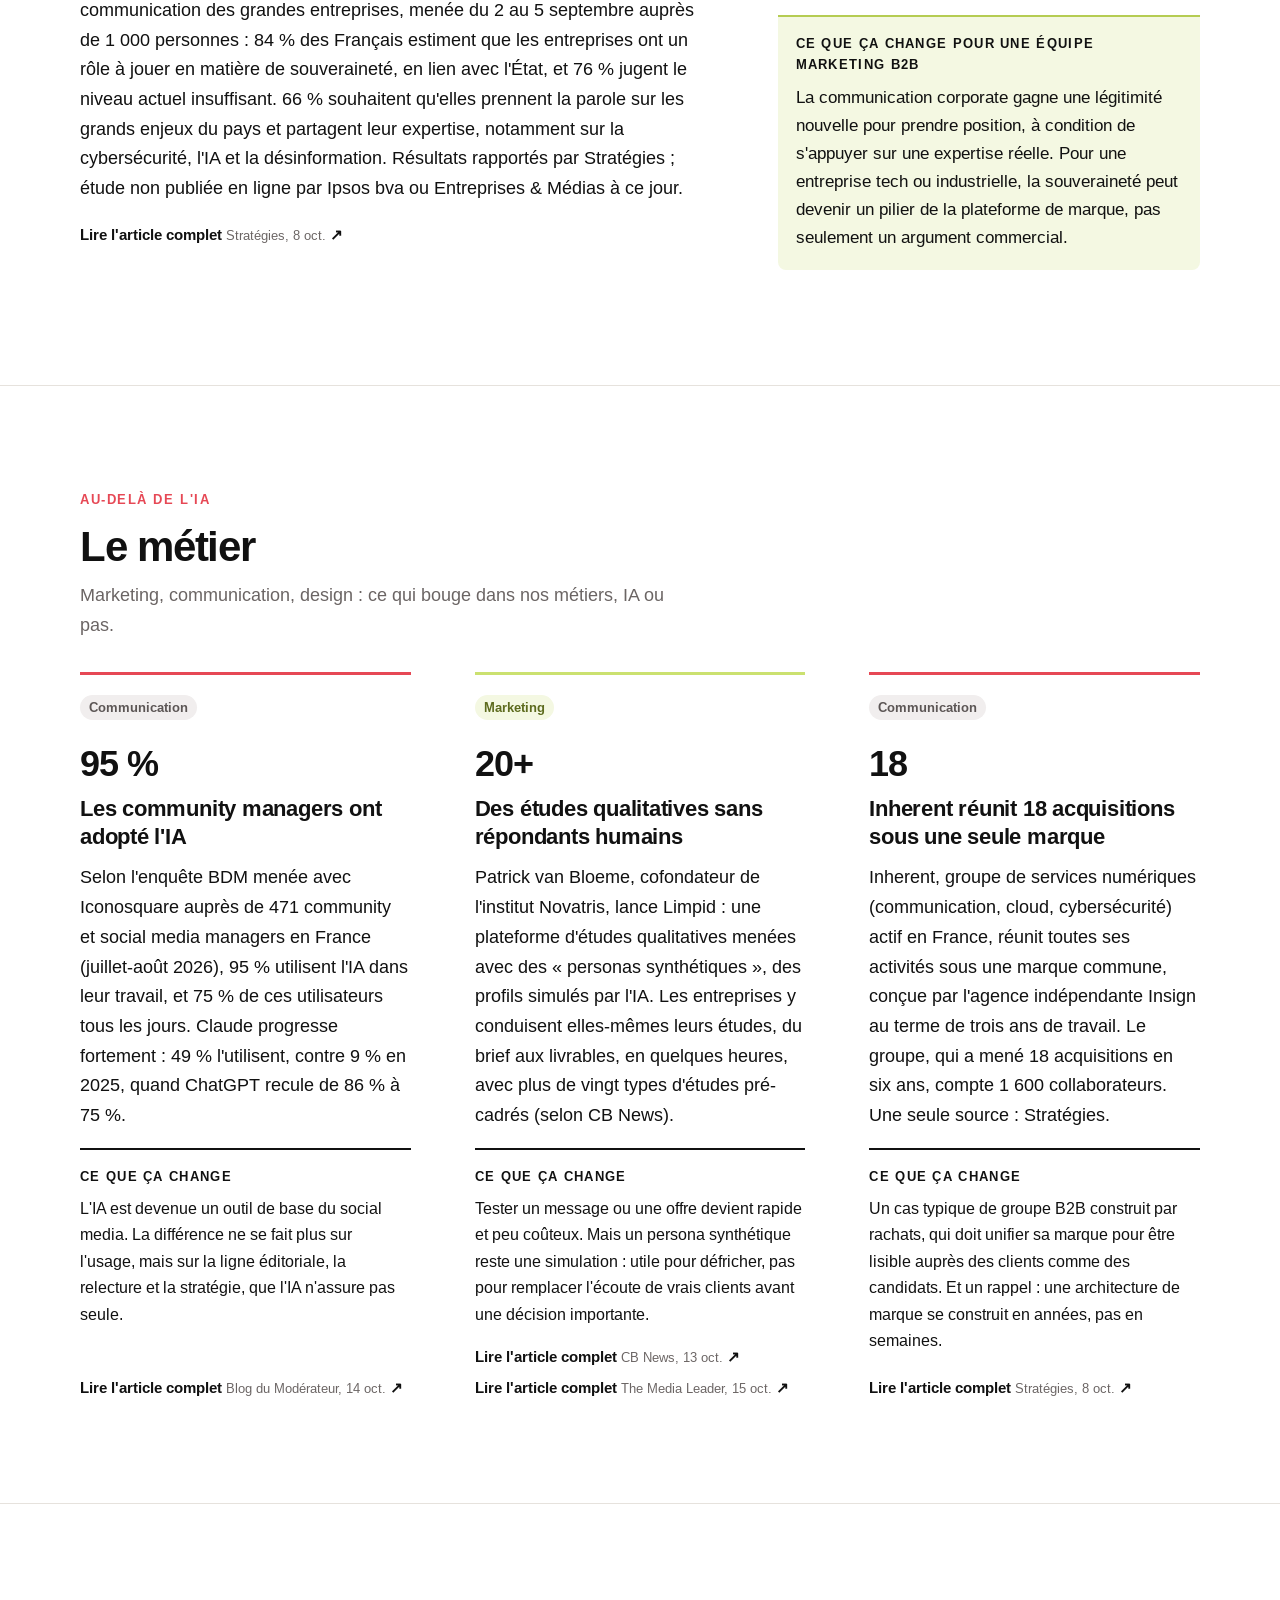
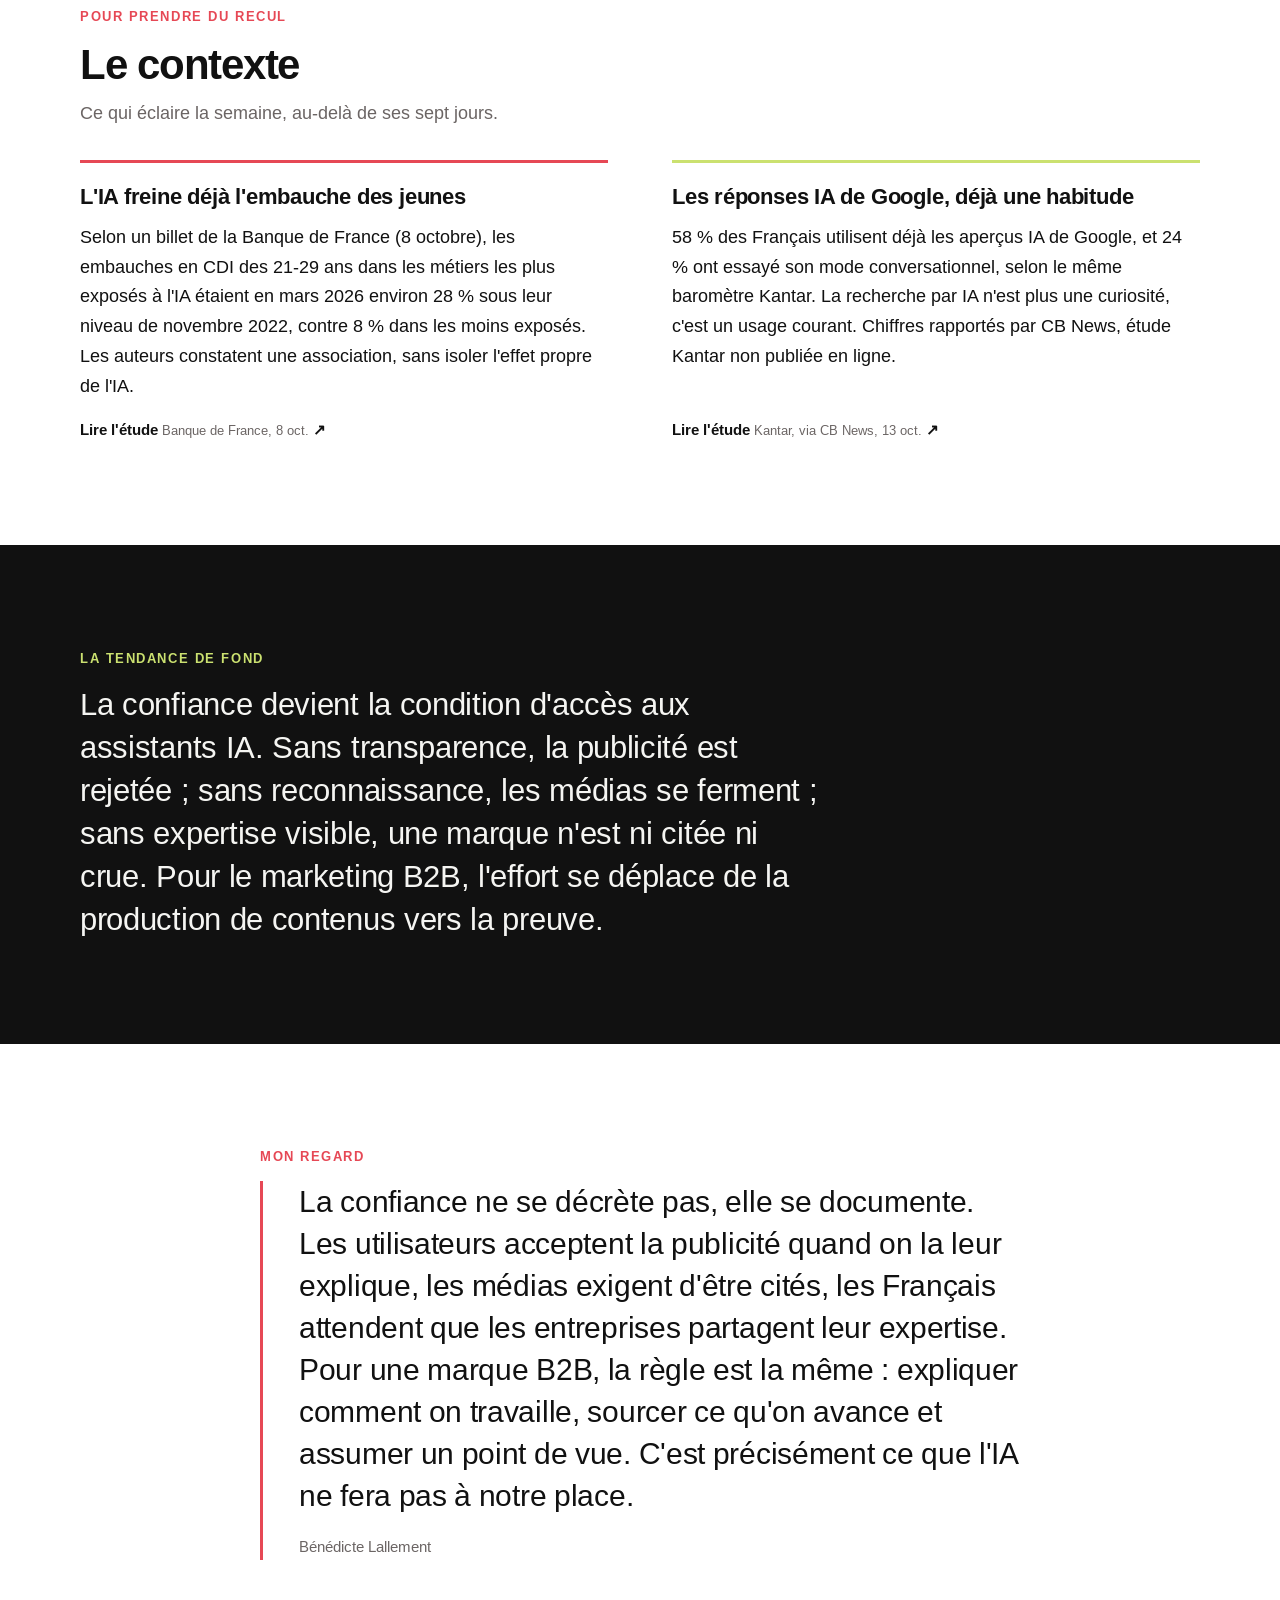
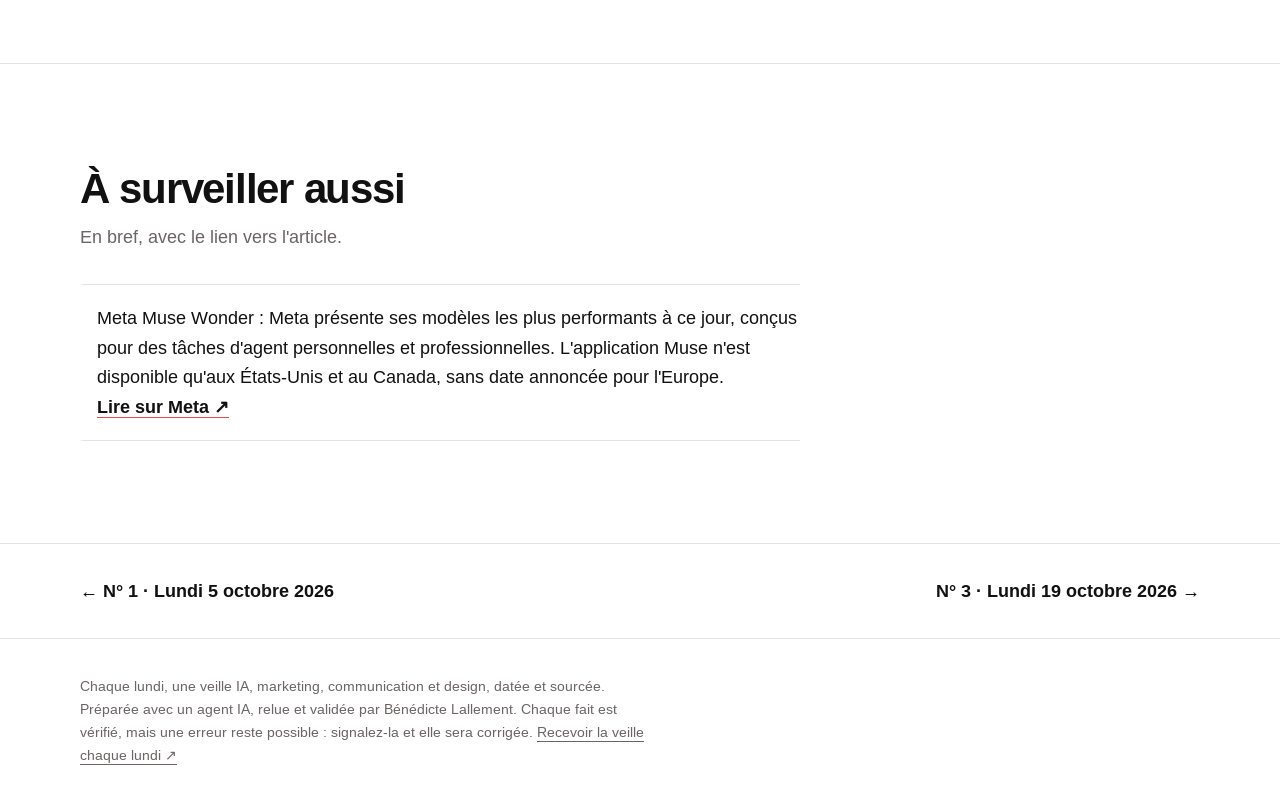
<file: numeros/002.html>
<!doctype html><html lang="fr"><head><meta charset="utf-8"><meta name="viewport" content="width=device-width,initial-scale=1">
<title>La confiance devient l&#x27;argument. · La veille n° 2</title><meta name="description" content="N° 2, Lundi 12 octobre 2026 : La confiance devient l&#x27;argument. La semaine dernière, les assistants IA devenaient un canal. Cette semaine, une question s&#x27;impose : à qui fait-on confiance dans ce canal ?"><meta name="author" content="Bénédicte Lallement">
<link rel="canonical" href="https://benegermaine.github.io/veille/numeros/002.html">
<meta property="og:type" content="article"><meta property="og:locale" content="fr_FR"><meta property="og:site_name" content="Béné Germaine · la veille du lundi de Bénédicte Lallement">
<meta property="og:title" content="La confiance devient l&#x27;argument. · La veille n° 2"><meta property="og:description" content="N° 2, Lundi 12 octobre 2026 : La confiance devient l&#x27;argument. La semaine dernière, les assistants IA devenaient un canal. Cette semaine, une question s&#x27;impose : à qui fait-on confiance dans ce canal ?"><meta property="og:url" content="https://benegermaine.github.io/veille/numeros/002.html"><meta property="og:image" content="https://benegermaine.github.io/veille/assets/og/002.png"><meta property="og:image:width" content="1200"><meta property="og:image:height" content="627"><meta name="twitter:card" content="summary_large_image">
<link rel="preconnect" href="https://fonts.googleapis.com"><link rel="preconnect" href="https://fonts.gstatic.com" crossorigin><link rel="stylesheet" href="https://fonts.googleapis.com/css2?family=Arimo:wght@400;700&display=swap"><link rel="stylesheet" href="../assets/style.css"><link rel="icon" href="../assets/favicon.svg" type="image/svg+xml"></head><body><header class="site wrap"><div class="max"><a class="logo" href="../index.html" aria-label="Béné Germaine, la veille du lundi de Bénédicte Lallement : accueil"><span class="l-bene">Béné</span><span class="l-wm"><span class="gsq">G</span>ermaine<span class="pt">.</span></span></a>
<nav aria-label="Navigation du site"><a href="../index.html">Dernier numéro</a><a href="../archives.html">Archives</a><a href="../livre-blanc.html">Le livre blanc</a></nav></div></header><div class="bienvenue wrap"><div class="max"><p><strong>Bienvenue dans la veille de Bénédicte Lallement.</strong> Chaque lundi, ce qui a bougé dans l'IA, le marketing, la communication et le design B2B : quelques faits datés et sourcés, et ce qu'ils changent concrètement pour une équipe marketing. <a href="../archives.html">Voir tous les numéros</a> · <a href="https://24cb74ef.sibforms.com/serve/[base64]" target="_blank" rel="noopener" data-goatcounter-click="inscription-veille" data-goatcounter-title="Inscription à la veille">Recevoir la veille par e-mail <span aria-hidden="true">↗</span></a></p></div></div>
<nav class="collant" aria-label="Parties de ce numéro" hidden><div class="max"><a href="#assistants" data-cible="assistants">01</a><a href="#pub-transparente" data-cible="pub-transparente">02</a><a href="#medias" data-cible="medias">03</a><a href="#souverainete" data-cible="souverainete">04</a><a href="#metier" data-cible="metier">Le métier</a><a href="#contexte" data-cible="contexte">Le contexte</a><a href="#regard" data-cible="regard">Mon regard</a></div></nav>
<div class="une wrap"><div class="max">
  <div class="meta"><span class="num">N° 2</span><span>Lundi 12 octobre 2026</span></div>
  <h1>La confiance devient l&#x27;argument.</h1>
  <div class="une-grille"><div class="chapo"><p>La semaine dernière, les assistants IA devenaient un canal. Cette semaine, une question s&#x27;impose : à qui fait-on confiance dans ce canal ?</p><p>Les utilisateurs acceptent la publicité quand on la leur explique, les médias veulent être cités et rémunérés, et les Français attendent que les entreprises partagent leur expertise. Pendant ce temps, les assistants continuent de monter en puissance.</p></div><figure class="hero collage reveal"><img src="../assets/img/002-une.jpg" alt="Illustration : un homme au chapeau melon, de profil, dont le regard est masqué par un nuage, sur fond rouge" loading="lazy"></figure></div>
</div></div>
<div class="wrap"><div class="max"><nav class="sommaire" aria-labelledby="t-som"><h2 id="t-som">Au sommaire</h2><ol><li><a href="#assistants"><b>01</b><span>Des assistants toujours plus puissants</span><i aria-hidden="true">↓</i></a></li><li><a href="#pub-transparente"><b>02</b><span>La pub dans l&#x27;IA, acceptée si on l&#x27;explique</span><i aria-hidden="true">↓</i></a></li><li><a href="#medias"><b>03</b><span>Les médias veulent être cités et rémunérés</span><i aria-hidden="true">↓</i></a></li><li><a href="#souverainete"><b>04</b><span>Les entreprises attendues sur la souveraineté</span><i aria-hidden="true">↓</i></a></li><li><a href="#metier"><b>+</b><span>Le métier, au-delà de l&#x27;IA</span><i aria-hidden="true">↓</i></a></li><li><a href="#contexte"><b>+</b><span>Le contexte</span><i aria-hidden="true">↓</i></a></li><li><a href="#regard"><b>+</b><span>Mon regard</span><i aria-hidden="true">↓</i></a></li></ol></nav></div></div>
<section class="chiffres wrap" aria-labelledby="t-k" style="margin-top:clamp(48px,7vw,88px)"><div class="max"><h2 id="t-k">Les chiffres à retenir</h2><div class="kgrid"><div class="k"><strong>47 %</strong><p>des utilisateurs d&#x27;IA informés de la pub dans ChatGPT pourraient choisir une marque inconnue recommandée par l&#x27;IA (22 % des non-informés) ; chiffres rapportés par CB News, sur une petite base</p><a href="https://www.cbnews.fr/etudes/publicite-ia-information-est-cle-acceptation-utilisateurs-kantar" target="_blank" rel="noopener">Kantar, via CB News, 13 oct. ↗</a></div><div class="k"><strong>66 %</strong><p>des Français souhaitent que les entreprises prennent la parole sur les grands enjeux du pays et partagent leur expertise</p><a href="https://www.strategies.fr/actualites/marques/LQ6698762C/souverainete-quel-role-pour-les-entreprises-francaises.html" target="_blank" rel="noopener">Ipsos bva, via Stratégies, 8 oct. ↗</a></div><div class="k"><strong>95 %</strong><p>des community managers en poste utilisent l&#x27;IA dans leur travail</p><a href="https://www.blogdumoderateur.com/enquete-community-managers-ia-2026/" target="_blank" rel="noopener">Enquête BDM, 14 oct. ↗</a></div><div class="k"><strong>−28 %</strong><p>d&#x27;embauches en CDI des 21-29 ans dans les métiers les plus exposés à l&#x27;IA, en mars 2026 par rapport à novembre 2022</p><a href="https://www.banque-france.fr/fr/publications-et-statistiques/publications/ia-generative-les-premiers-changements-du-marche-du-travail-sur-les-jeunes" target="_blank" rel="noopener">Banque de France, 8 oct. ↗</a></div></div></div></section>
<section class="etape wrap ton-rouge" id="assistants" aria-labelledby="h-assistants"><div class="max">
  <div class="etape-tete"><span class="rang gsq" aria-hidden="true">01</span><div><p class="kicker">Le fil de la semaine</p><h2 id="h-assistants">Des assistants toujours plus puissants</h2></div></div>
  <figure class="photo nb acc-vert reveal"><img src="../assets/img/002-assistants.jpg" alt="Vue aérienne d&#x27;une vague qui déferle sur une plage de sable noir" loading="lazy"></figure><article class="fait">
  <div><div class="tags"><span class="tag t-ia">IA</span></div>
    <h3>GPT-6 arrive dans ChatGPT, avec des réponses interactives</h3><p>OpenAI a annoncé le 7 octobre, la veille de la période, l&#x27;ouverture de GPT-6 à tous les utilisateurs de ChatGPT, partout dans le monde, avec « Intelligent UI » : le modèle choisit lui-même la forme de sa réponse et peut mêler texte, graphiques, boutons, formulaires ou schémas à manipuler. Les offres Plus, Pro, Business et Enterprise ont accès à GPT-6 Sol, les offres Free et Go à GPT-6 Luna, déployé à partir du 8 octobre.</p><div class="out"><a href="https://openai.com/fr-FR/index/gpt-6-for-everyone/" target="_blank" rel="noopener">Lire l&#x27;article complet <small>OpenAI, 7 oct.</small> <span aria-hidden="true">↗</span></a><a href="https://www.blogdumoderateur.com/chatgpt-passe-gpt-6-nouvelle-interface/" target="_blank" rel="noopener">Lire l&#x27;article complet <small>Blog du Modérateur, 8 oct.</small> <span aria-hidden="true">↗</span></a></div></div>
  <div><div class="fig"><small>Le chiffre</small><strong>44 %</strong><span>plus tôt : le début des réponses de GPT-6 Instant aux questions avec recherche web, par rapport à GPT-5.6 Instant (mesure interne d&#x27;OpenAI)</span></div>
  <div class="chg"><h4>Ce que ça change pour une équipe marketing B2B</h4><p>Un comparatif d&#x27;offres ou une simulation de budget peut désormais sortir de ChatGPT sous forme d&#x27;outil à manipuler. Vos acheteurs vont s&#x27;habituer à ce confort : vos propres contenus (calculateurs, comparatifs, démos) devront être au moins aussi pratiques.</p></div></div>
</article><article class="fait">
  <div><div class="tags"><span class="tag t-ia">IA</span></div>
    <h3>Google ouvre Gemini 4 Argon aux abonnés Pro et Ultra</h3><p>Gemini 4 Argon, jusqu&#x27;ici accessible à un cercle restreint de partenaires, s&#x27;ouvre aux abonnés Google AI Pro et Ultra (dans l&#x27;application Gemini et le mode IA de la recherche), aux entreprises et aux développeurs. Google le présente comme un modèle pour les tâches complexes en plusieurs étapes. Dans ses usages d&#x27;agent, il doit marquer une pause pour obtenir une confirmation humaine avant toute action irréversible.</p><div class="out"><a href="https://blog.google/innovation-and-ai/models-and-research/gemini-models/introducing-gemini-4-argon/" target="_blank" rel="noopener">Lire l&#x27;article complet <small>Google, 13 oct.</small> <span aria-hidden="true">↗</span></a><a href="https://9to5google.com/?p=733218" target="_blank" rel="noopener">Lire l&#x27;article complet <small>9to5Google, 13 oct.</small> <span aria-hidden="true">↗</span></a></div></div>
  <div><div class="fig"><small>Le chiffre</small><strong>Pro et Ultra</strong><span>les abonnements Google qui donnent accès à Gemini 4 Argon dans l&#x27;application et la recherche</span></div>
  <div class="chg"><h4>Ce que ça change pour une équipe marketing B2B</h4><p>Les grands assistants se rapprochent en puissance : la différence se jouera sur leur intégration dans vos outils et sur la qualité de vos consignes. Inutile de courir après chaque nouveau modèle, mieux vaut fixer vos usages et vos règles de vérification.</p></div></div>
</article></div>
</section><section class="etape wrap ton-vert" id="pub-transparente" aria-labelledby="h-pub-transparente"><div class="max">
  <div class="etape-tete"><span class="rang gsq" aria-hidden="true">02</span><div><p class="kicker">Le fil de la semaine</p><h2 id="h-pub-transparente">La pub dans l&#x27;IA, acceptée si on l&#x27;explique</h2></div></div>
  <figure class="photo nb reveal"><img src="../assets/img/002-pub.jpg" alt="Une ampoule en papier découpé sur un mur de béton" loading="lazy"></figure><article class="fait">
  <div><div class="tags"><span class="tag t-marketing">Marketing</span><span class="tag b2c">Étude grand public, mais le signal vaut aussi pour le B2B.</span></div>
    <h3>Pub dans l&#x27;IA : les utilisateurs informés l&#x27;acceptent bien mieux</h3><p>Selon le baromètre Kantar (1 010 personnes de 18 ans et plus interrogées du 18 au 23 septembre), 23 % des Français ont entendu parler de la publicité dans ChatGPT, et seuls 7 % de ceux qui utilisent ChatGPT à titre privé disent en avoir été informés par OpenAI. L&#x27;écart est net : 50 % des non-informés rejettent la publicité quelles que soient les conditions, contre 19 % des informés. Leurs conditions : des réponses non influencées (33 %), la confidentialité des données (30 %), une séparation claire entre pub et réponses (28 %). Chiffres rapportés par CB News, étude Kantar non publiée en ligne ; une partie des résultats repose sur une petite base (206 utilisateurs informés).</p><div class="out"><a href="https://www.cbnews.fr/etudes/publicite-ia-information-est-cle-acceptation-utilisateurs-kantar" target="_blank" rel="noopener">Lire l&#x27;article complet <small>CB News, 13 oct.</small> <span aria-hidden="true">↗</span></a><a href="https://fr.themedialeader.com/pub-dans-chatgpt-seuls-36-des-utilisateurs-savent-quelle-existe/" target="_blank" rel="noopener">Lire l&#x27;article complet <small>The Media Leader, 13 oct.</small> <span aria-hidden="true">↗</span></a></div></div>
  <div><div class="fig"><small>Le chiffre</small><strong>19 %</strong><span>des utilisateurs informés rejettent la pub dans l&#x27;IA quoi qu&#x27;il arrive, contre 50 % des non-informés</span></div>
  <div class="chg"><h4>Ce que ça change pour une équipe marketing B2B</h4><p>La transparence n&#x27;est pas une contrainte, c&#x27;est ce qui rend la publicité acceptable. Et 47 % des utilisateurs informés pourraient choisir une marque inconnue recommandée par l&#x27;IA : être cité dans les réponses compte autant que d&#x27;y acheter de l&#x27;espace.</p></div></div>
</article></div>
</section><section class="etape wrap ton-rouge" id="medias" aria-labelledby="h-medias"><div class="max">
  <div class="etape-tete"><span class="rang gsq" aria-hidden="true">03</span><div><p class="kicker">Le fil de la semaine</p><h2 id="h-medias">Les médias veulent être cités et rémunérés</h2></div></div>
  <figure class="photo nb acc-vert reveal"><img src="../assets/img/002-medias.jpg" alt="Deux bulles de dialogue, dont l&#x27;une affiche trois points de suspension" loading="lazy"></figure><article class="fait">
  <div><div class="tags"><span class="tag t-communication">Communication</span></div>
    <h3>L&#x27;AFP et L&#x27;Équipe rejoignent la coalition des médias face à l&#x27;IA</h3><p>SPUR (Standards for Publisher Usage Rights) est une coalition lancée en 2026 par cinq médias britanniques, dont la BBC, le Financial Times et The Guardian. Son but : un cadre « responsable et transparent » pour l&#x27;utilisation des contenus médias par l&#x27;IA. Plus d&#x27;une quarantaine de nouveaux membres la rejoignent, dont l&#x27;AFP, L&#x27;Équipe, Locales.tv, le New York Times et The Economist, Radio France avait annoncé son adhésion la semaine précédente, selon CB News. « Cette valeur à la source doit être reconnue, citée et rémunérée », résume Fabrice Fries, PDG de l&#x27;AFP.</p><div class="out"><a href="https://pressgazette.co.uk/news/new-york-times-among-surge-of-sign-ups-to-publisher-ai-coalition-spur/" target="_blank" rel="noopener">Lire l&#x27;article complet <small>Press Gazette, 13 oct.</small> <span aria-hidden="true">↗</span></a><a href="https://www.cbnews.fr/medias/ia-afp-localestv-equipe-quarantaine-nouveaux-adherents-coalition-internationale-spur" target="_blank" rel="noopener">Lire l&#x27;article complet <small>CB News, 13 oct.</small> <span aria-hidden="true">↗</span></a></div></div>
  <div><div class="fig"><small>Le chiffre</small><strong>80</strong><span>acteurs des médias environ dans la coalition SPUR</span></div>
  <div class="chg"><h4>Ce que ça change pour une équipe marketing B2B</h4><p>Les médias veulent être cités et payés quand l&#x27;IA reprend leurs contenus. Pour les relations presse et le contenu de marque, c&#x27;est un rappel : ce qui est sourcé, signé et vérifiable garde sa valeur, y compris aux yeux des IA.</p></div></div>
</article></div>
</section><section class="etape wrap ton-vert" id="souverainete" aria-labelledby="h-souverainete"><div class="max">
  <div class="etape-tete"><span class="rang gsq" aria-hidden="true">04</span><div><p class="kicker">Le fil de la semaine</p><h2 id="h-souverainete">Les entreprises attendues sur la souveraineté</h2></div></div>
  <figure class="photo nb reveal"><img src="../assets/img/002-souverainete.jpg" alt="Une salle pleine écoute un intervenant qui présente devant un écran" loading="lazy"></figure><article class="fait">
  <div><div class="tags"><span class="tag t-communication">Communication</span></div>
    <h3>Les Français attendent la parole des entreprises sur la souveraineté</h3><p>Étude Ipsos bva pour Entreprises &amp; Médias, l&#x27;association des directeurs de la communication des grandes entreprises, menée du 2 au 5 septembre auprès de 1 000 personnes : 84 % des Français estiment que les entreprises ont un rôle à jouer en matière de souveraineté, en lien avec l&#x27;État, et 76 % jugent le niveau actuel insuffisant. 66 % souhaitent qu&#x27;elles prennent la parole sur les grands enjeux du pays et partagent leur expertise, notamment sur la cybersécurité, l&#x27;IA et la désinformation. Résultats rapportés par Stratégies ; étude non publiée en ligne par Ipsos bva ou Entreprises &amp; Médias à ce jour.</p><div class="out"><a href="https://www.strategies.fr/actualites/marques/LQ6698762C/souverainete-quel-role-pour-les-entreprises-francaises.html" target="_blank" rel="noopener">Lire l&#x27;article complet <small>Stratégies, 8 oct.</small> <span aria-hidden="true">↗</span></a></div></div>
  <div><div class="fig"><small>Le chiffre</small><strong>84 %</strong><span>des Français estiment que les entreprises ont un rôle à jouer pour la souveraineté</span></div>
  <div class="chg"><h4>Ce que ça change pour une équipe marketing B2B</h4><p>La communication corporate gagne une légitimité nouvelle pour prendre position, à condition de s&#x27;appuyer sur une expertise réelle. Pour une entreprise tech ou industrielle, la souveraineté peut devenir un pilier de la plateforme de marque, pas seulement un argument commercial.</p></div></div>
</article></div>
</section>
<section class="section wrap" id="metier" aria-labelledby="t-met"><div class="max"><p class="kicker">Au-delà de l'IA</p><h2 id="t-met">Le métier</h2><p class="lede">Marketing, communication, design : ce qui bouge dans nos métiers, IA ou pas.</p><div class="mgrid"><article><div class="tags"><span class="tag t-communication">Communication</span></div><strong class="n">95 %</strong>
<h3>Les community managers ont adopté l&#x27;IA</h3><p>Selon l&#x27;enquête BDM menée avec Iconosquare auprès de 471 community et social media managers en France (juillet-août 2026), 95 % utilisent l&#x27;IA dans leur travail, et 75 % de ces utilisateurs tous les jours. Claude progresse fortement : 49 % l&#x27;utilisent, contre 9 % en 2025, quand ChatGPT recule de 86 % à 75 %.</p><div class="chg"><h4>Ce que ça change</h4><p>L&#x27;IA est devenue un outil de base du social media. La différence ne se fait plus sur l&#x27;usage, mais sur la ligne éditoriale, la relecture et la stratégie, que l&#x27;IA n&#x27;assure pas seule.</p></div>
<div class="out"><a href="https://www.blogdumoderateur.com/enquete-community-managers-ia-2026/" target="_blank" rel="noopener">Lire l&#x27;article complet <small>Blog du Modérateur, 14 oct.</small> <span aria-hidden="true">↗</span></a></div></article><article><div class="tags"><span class="tag t-marketing">Marketing</span></div><strong class="n">20+</strong>
<h3>Des études qualitatives sans répondants humains</h3><p>Patrick van Bloeme, cofondateur de l&#x27;institut Novatris, lance Limpid : une plateforme d&#x27;études qualitatives menées avec des « personas synthétiques », des profils simulés par l&#x27;IA. Les entreprises y conduisent elles-mêmes leurs études, du brief aux livrables, en quelques heures, avec plus de vingt types d&#x27;études pré-cadrés (selon CB News).</p><div class="chg"><h4>Ce que ça change</h4><p>Tester un message ou une offre devient rapide et peu coûteux. Mais un persona synthétique reste une simulation : utile pour défricher, pas pour remplacer l&#x27;écoute de vrais clients avant une décision importante.</p></div>
<div class="out"><a href="https://www.cbnews.fr/conseil/creation-limpid-plateforme-etudes-qualitatives-repondants-humains" target="_blank" rel="noopener">Lire l&#x27;article complet <small>CB News, 13 oct.</small> <span aria-hidden="true">↗</span></a><a href="https://fr.themedialeader.com/?p=220429" target="_blank" rel="noopener">Lire l&#x27;article complet <small>The Media Leader, 15 oct.</small> <span aria-hidden="true">↗</span></a></div></article><article><div class="tags"><span class="tag t-communication">Communication</span></div><strong class="n">18</strong>
<h3>Inherent réunit 18 acquisitions sous une seule marque</h3><p>Inherent, groupe de services numériques (communication, cloud, cybersécurité) actif en France, réunit toutes ses activités sous une marque commune, conçue par l&#x27;agence indépendante Insign au terme de trois ans de travail. Le groupe, qui a mené 18 acquisitions en six ans, compte 1 600 collaborateurs. Une seule source : Stratégies.</p><div class="chg"><h4>Ce que ça change</h4><p>Un cas typique de groupe B2B construit par rachats, qui doit unifier sa marque pour être lisible auprès des clients comme des candidats. Et un rappel : une architecture de marque se construit en années, pas en semaines.</p></div>
<div class="out"><a href="https://www.strategies.fr/actualites/marques/LQ6717577C/le-groupe-inherent-reunit-ses-activites-sous-une-marque-commune-concue-par-insign.html" target="_blank" rel="noopener">Lire l&#x27;article complet <small>Stratégies, 8 oct.</small> <span aria-hidden="true">↗</span></a></div></article></div></div></section><section class="section wrap" id="contexte" aria-labelledby="t-ctx"><div class="max"><p class="kicker">Pour prendre du recul</p><h2 id="t-ctx">Le contexte</h2><p class="lede">Ce qui éclaire la semaine, au-delà de ses sept jours.</p><div class="cgrid"><article><h3>L&#x27;IA freine déjà l&#x27;embauche des jeunes</h3><p>Selon un billet de la Banque de France (8 octobre), les embauches en CDI des 21-29 ans dans les métiers les plus exposés à l&#x27;IA étaient en mars 2026 environ 28 % sous leur niveau de novembre 2022, contre 8 % dans les moins exposés. Les auteurs constatent une association, sans isoler l&#x27;effet propre de l&#x27;IA.</p><div class="out"><a href="https://www.banque-france.fr/fr/publications-et-statistiques/publications/ia-generative-les-premiers-changements-du-marche-du-travail-sur-les-jeunes" target="_blank" rel="noopener">Lire l&#x27;étude <small>Banque de France, 8 oct.</small> <span aria-hidden="true">↗</span></a></div></article><article><h3>Les réponses IA de Google, déjà une habitude</h3><p>58 % des Français utilisent déjà les aperçus IA de Google, et 24 % ont essayé son mode conversationnel, selon le même baromètre Kantar. La recherche par IA n&#x27;est plus une curiosité, c&#x27;est un usage courant. Chiffres rapportés par CB News, étude Kantar non publiée en ligne.</p><div class="out"><a href="https://www.cbnews.fr/etudes/publicite-ia-information-est-cle-acceptation-utilisateurs-kantar" target="_blank" rel="noopener">Lire l&#x27;étude <small>Kantar, via CB News, 13 oct.</small> <span aria-hidden="true">↗</span></a></div></article></div></div></section><section class="tendance wrap"><div class="max"><p class="kicker">La tendance de fond</p><p>La confiance devient la condition d&#x27;accès aux assistants IA. Sans transparence, la publicité est rejetée ; sans reconnaissance, les médias se ferment ; sans expertise visible, une marque n&#x27;est ni citée ni crue. Pour le marketing B2B, l&#x27;effort se déplace de la production de contenus vers la preuve.</p></div></section><section class="regard wrap" id="regard" aria-labelledby="t-reg"><div class="etroit"><p class="kicker" id="t-reg">Mon regard</p><blockquote><p>La confiance ne se décrète pas, elle se documente. Les utilisateurs acceptent la publicité quand on la leur explique, les médias exigent d&#x27;être cités, les Français attendent que les entreprises partagent leur expertise. Pour une marque B2B, la règle est la même : expliquer comment on travaille, sourcer ce qu&#x27;on avance et assumer un point de vue. C&#x27;est précisément ce que l&#x27;IA ne fera pas à notre place.</p><footer>Bénédicte Lallement</footer></blockquote></div></section><section class="section aussi wrap" aria-labelledby="t-aussi"><div class="max"><h2 id="t-aussi">À surveiller aussi</h2><p class="lede">En bref, avec le lien vers l'article.</p><ul><li>Meta Muse Wonder : Meta présente ses modèles les plus performants à ce jour, conçus pour des tâches d&#x27;agent personnelles et professionnelles. L&#x27;application Muse n&#x27;est disponible qu&#x27;aux États-Unis et au Canada, sans date annoncée pour l&#x27;Europe. <a href="https://about.fb.com/news/2026/10/introducing-muse-wonder-models/" target="_blank" rel="noopener">Lire sur Meta ↗</a></li></ul></div></section>
<nav class="pager wrap" aria-label="Numéros"><div class="max"><a href="../numeros/001.html">← N° 1 · Lundi 5 octobre 2026</a><a href="../numeros/003.html">N° 3 · Lundi 19 octobre 2026 →</a></div></nav><footer class="pied wrap"><div class="max"><p>Chaque lundi, une veille IA, marketing, communication et design, datée et sourcée. Préparée avec un agent IA, relue et validée par Bénédicte Lallement. Chaque fait est vérifié, mais une erreur reste possible : signalez-la et elle sera corrigée. <a href="https://24cb74ef.sibforms.com/serve/[base64]" target="_blank" rel="noopener" data-goatcounter-click="inscription-veille" data-goatcounter-title="Inscription à la veille">Recevoir la veille chaque lundi <span aria-hidden="true">↗</span></a></p></div></footer><a class="haut-page" href="#" aria-label="Remonter en haut de la page">↑</a><script data-goatcounter="https://benegermaine.goatcounter.com/count" async src="//gc.zgo.at/count.js"></script><script>(function(){var d=document.documentElement;if(!("IntersectionObserver" in window)||matchMedia("(prefers-reduced-motion: reduce)").matches)return;d.classList.add("anim");
var o=new IntersectionObserver(function(es){es.forEach(function(x){if(x.isIntersecting){x.target.classList.add("vu");o.unobserve(x.target);}});},{rootMargin:"0px 0px -8% 0px"});
document.querySelectorAll(".reveal,.fait,.k,.mgrid article,.cgrid article,.regard blockquote").forEach(function(el){el.classList.add("reveal");o.observe(el);});})();
(function(){var bar=document.querySelector(".collant"),som=document.querySelector(".sommaire"),haut=document.querySelector(".haut-page");
var liens=bar?[].slice.call(bar.querySelectorAll("a")):[],cibles=liens.map(function(a){return document.getElementById(a.dataset.cible);}),verrou=0;
if(bar)bar.hidden=false;
function marquer(i){liens.forEach(function(a,k){if(k===i)a.setAttribute("aria-current","true");else a.removeAttribute("aria-current");});}
function maj(){var y=window.scrollY;
 if(haut)haut.classList.toggle("visible",y>700);
 if(!bar||!som)return;
 bar.classList.toggle("visible",som.getBoundingClientRect().bottom<0);
 if(Date.now()<verrou)return;
 var actif=-1;cibles.forEach(function(el,k){if(el&&el.getBoundingClientRect().top<=140)actif=k;});
 if(window.innerHeight+y>=document.documentElement.scrollHeight-4)actif=cibles.length-1;
 marquer(actif);}
liens.forEach(function(a,k){a.addEventListener("click",function(){marquer(k);verrou=Date.now()+900;});});
var t=0;window.addEventListener("scroll",function(){if(!t){t=requestAnimationFrame(function(){t=0;maj();});}},{passive:true});maj();
if(haut)haut.addEventListener("click",function(ev){ev.preventDefault();window.scrollTo({top:0,behavior:matchMedia("(prefers-reduced-motion: reduce)").matches?"auto":"smooth"});});})();</script></body></html>
</file>
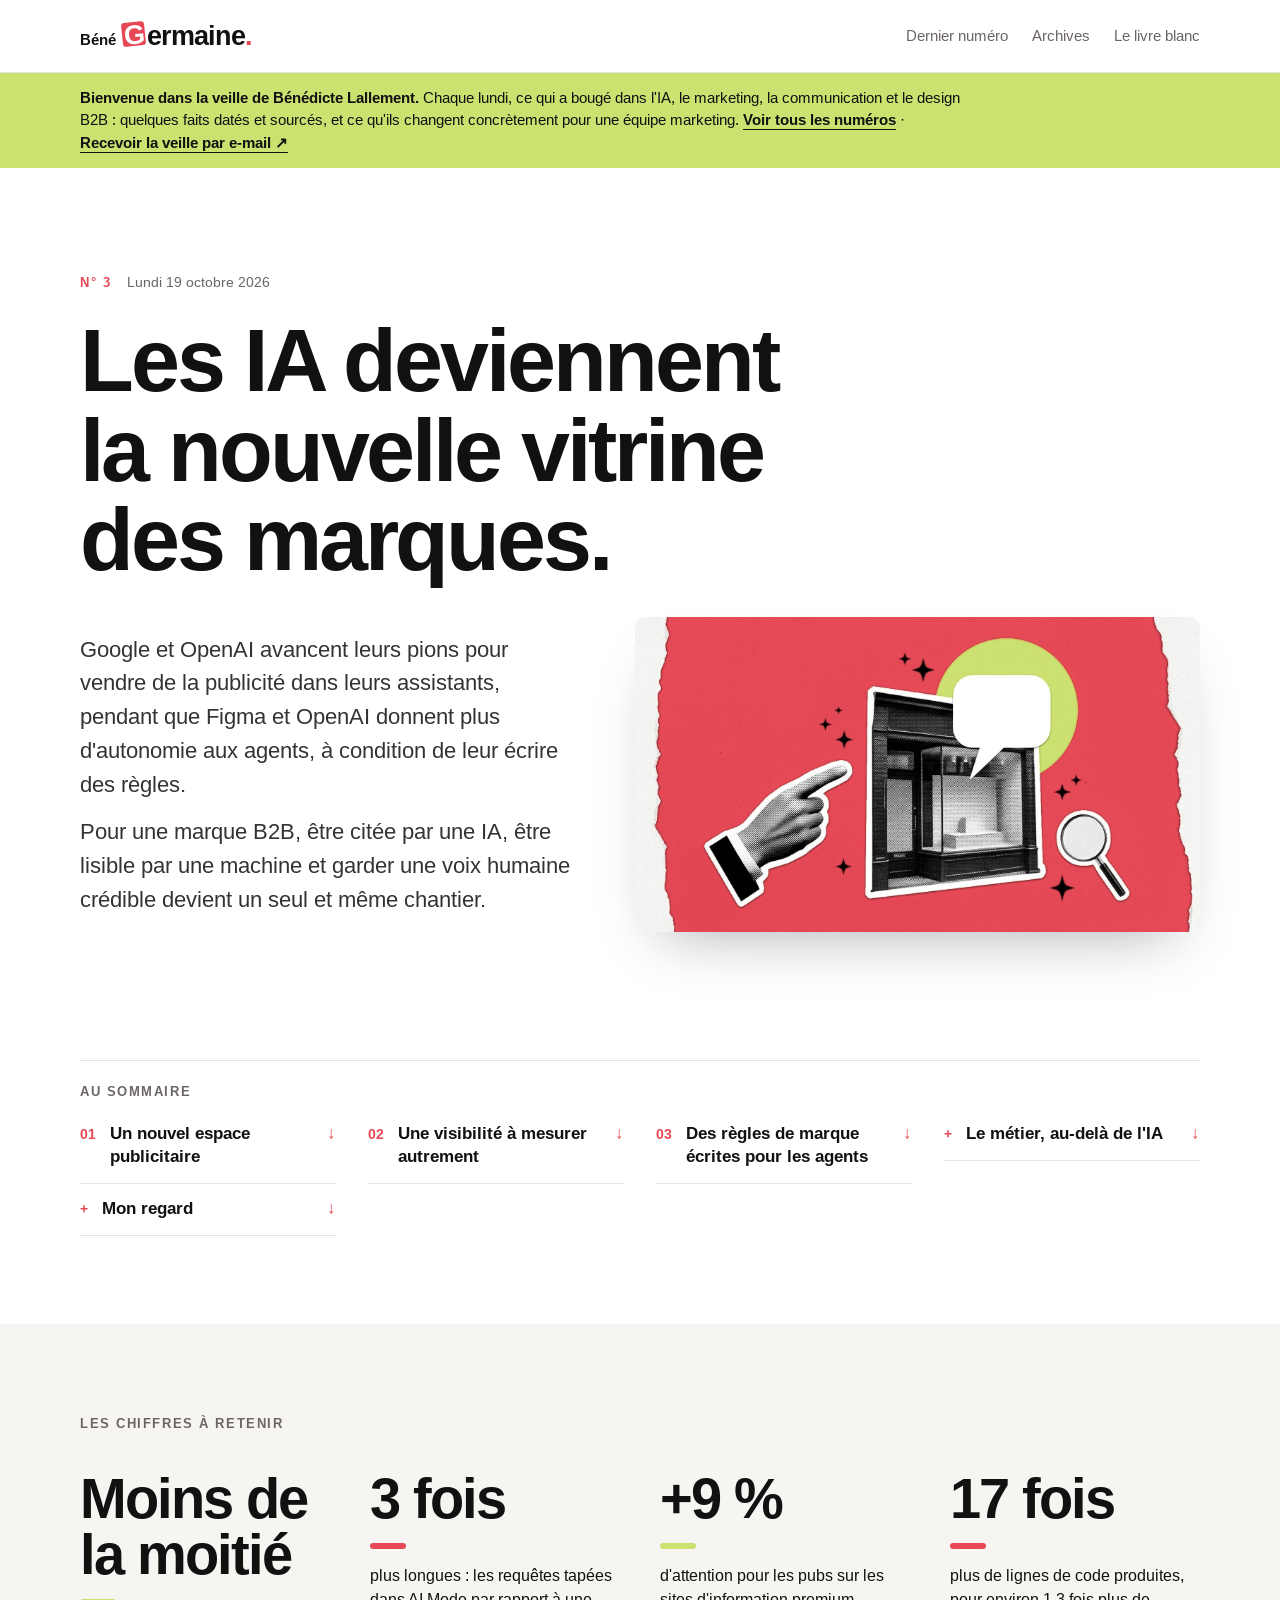
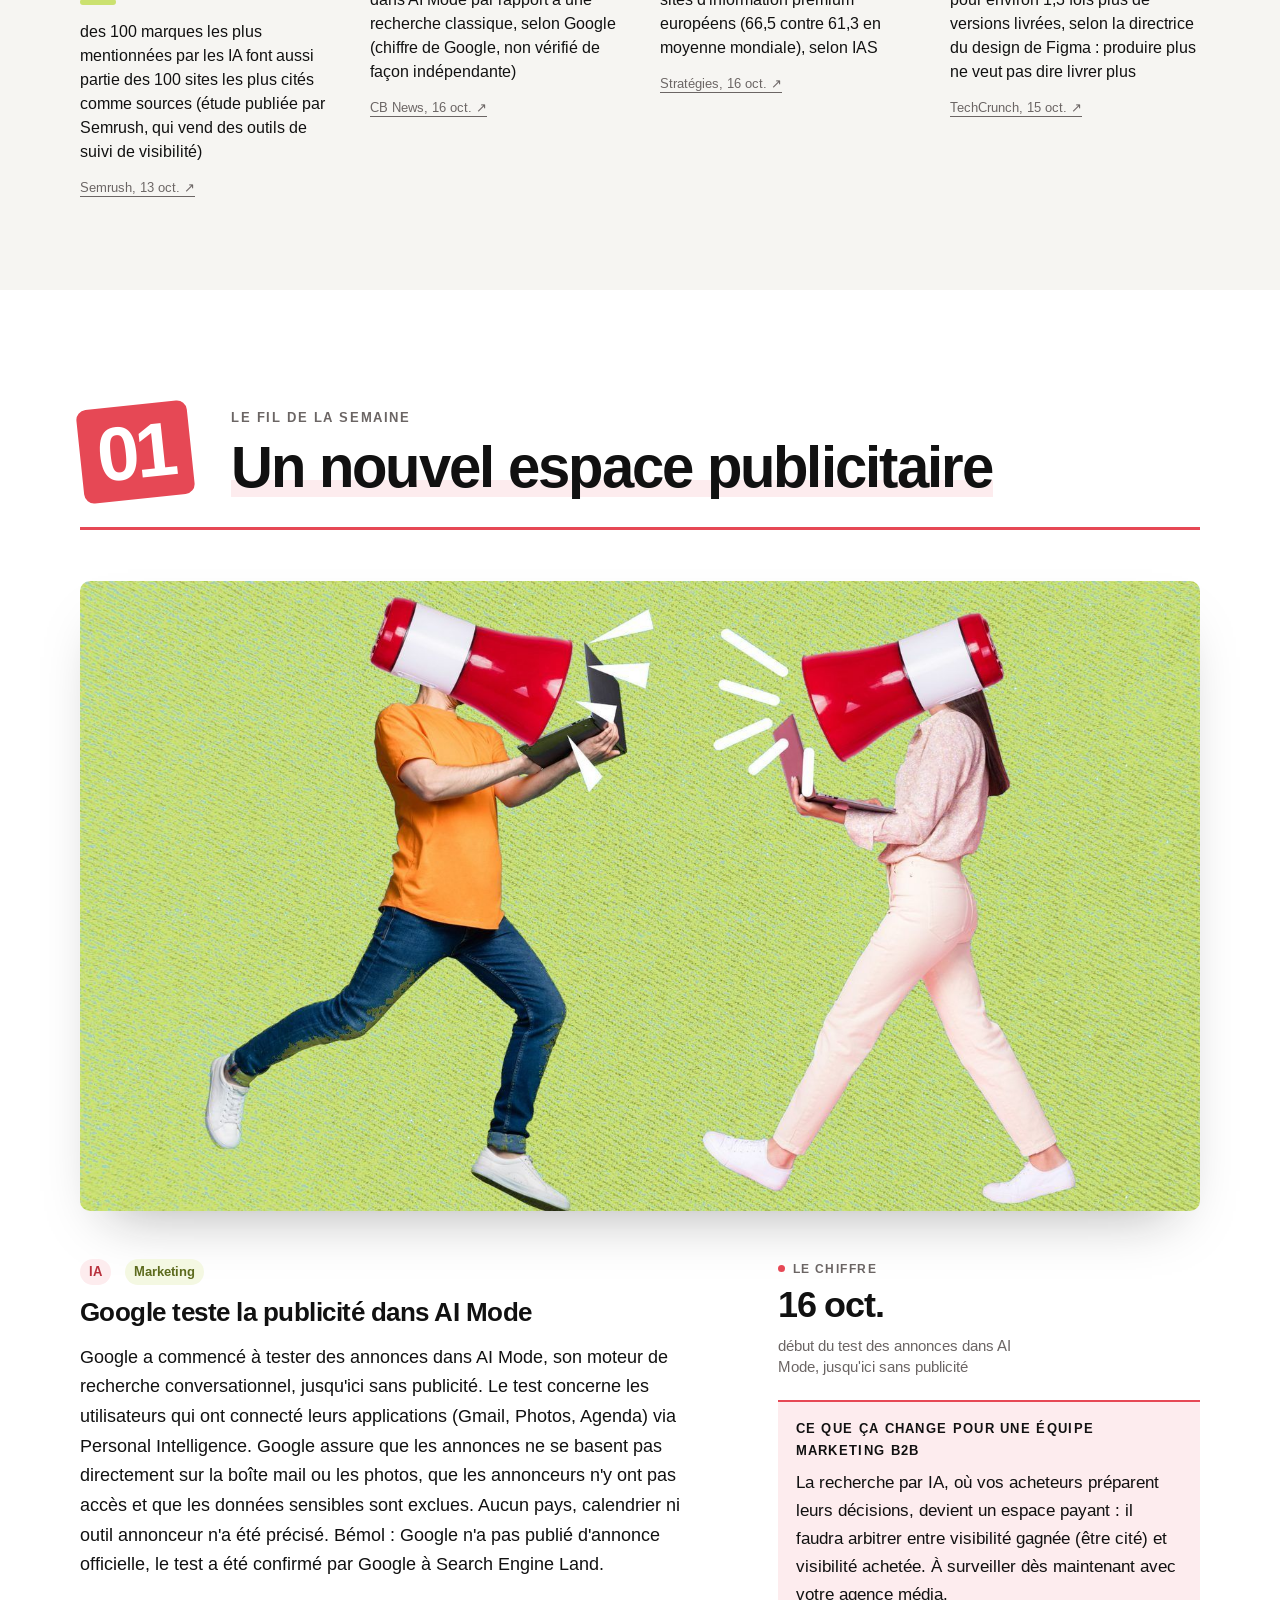
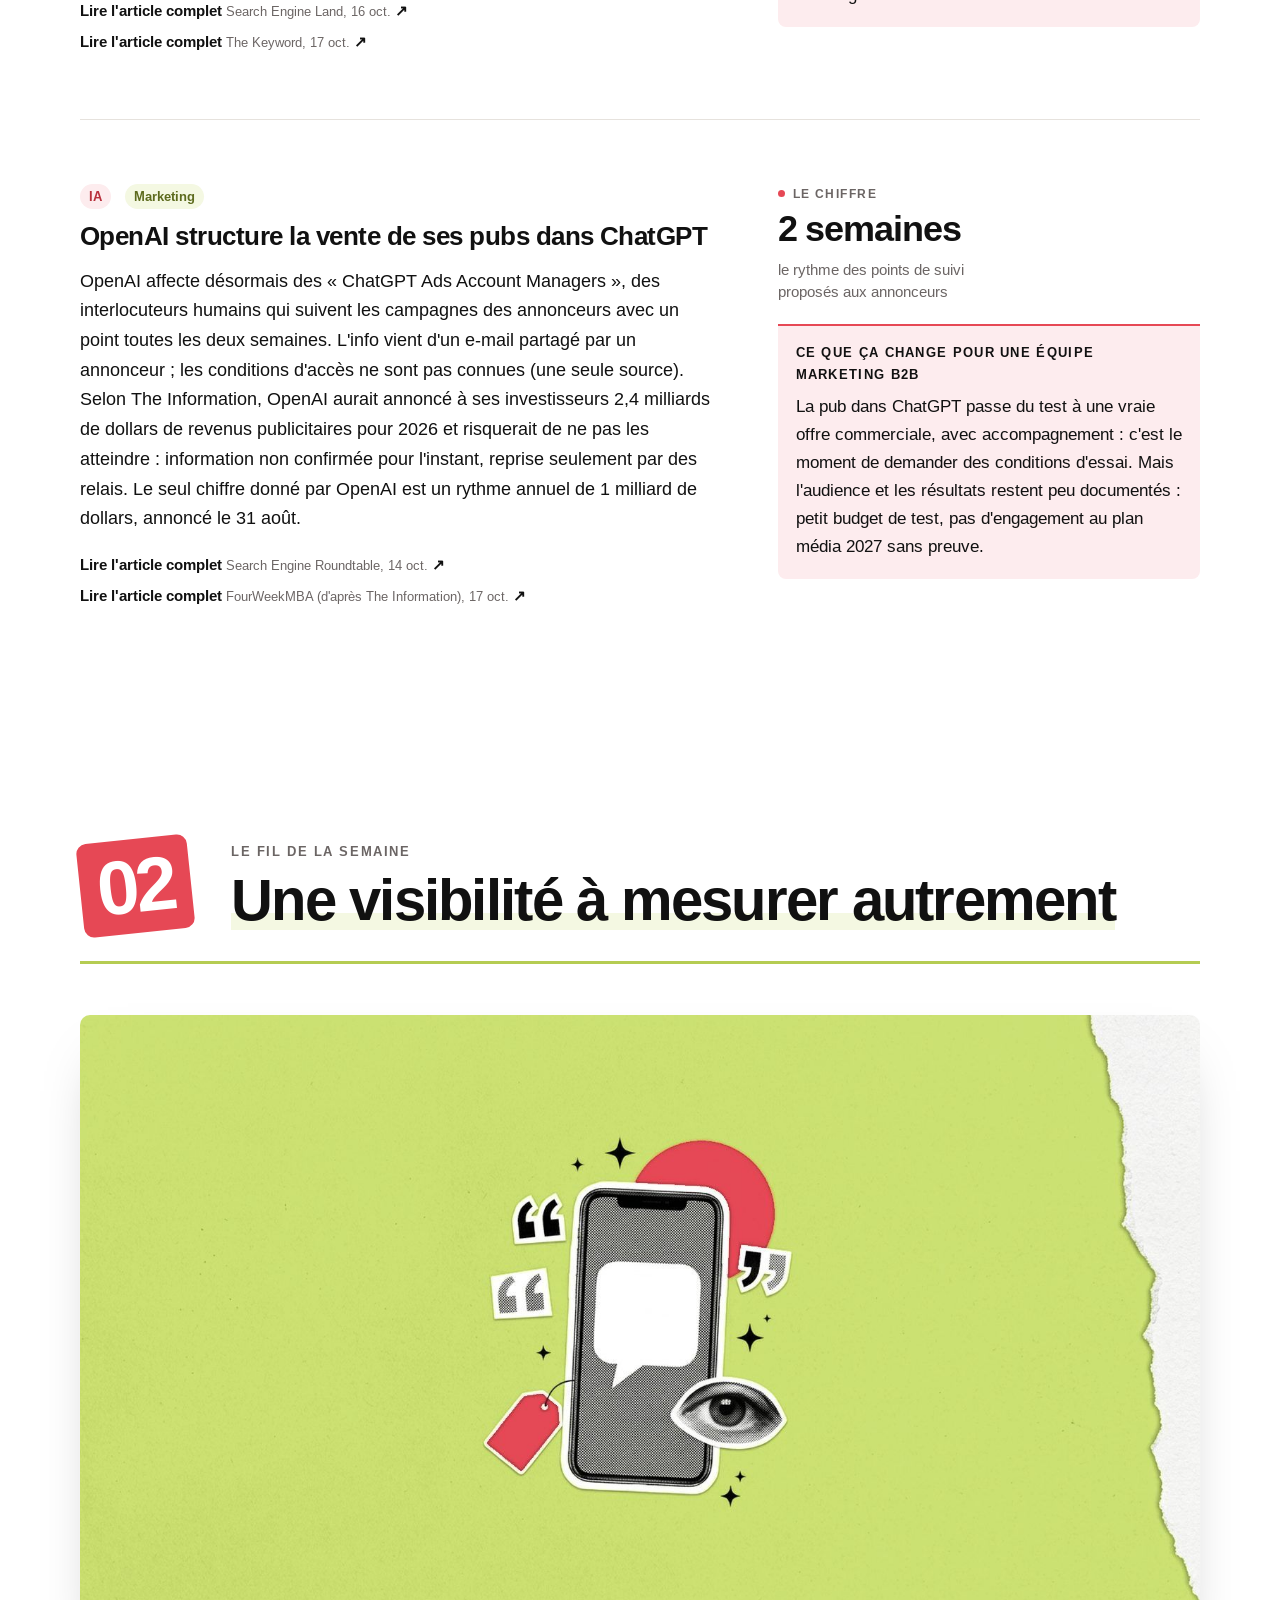
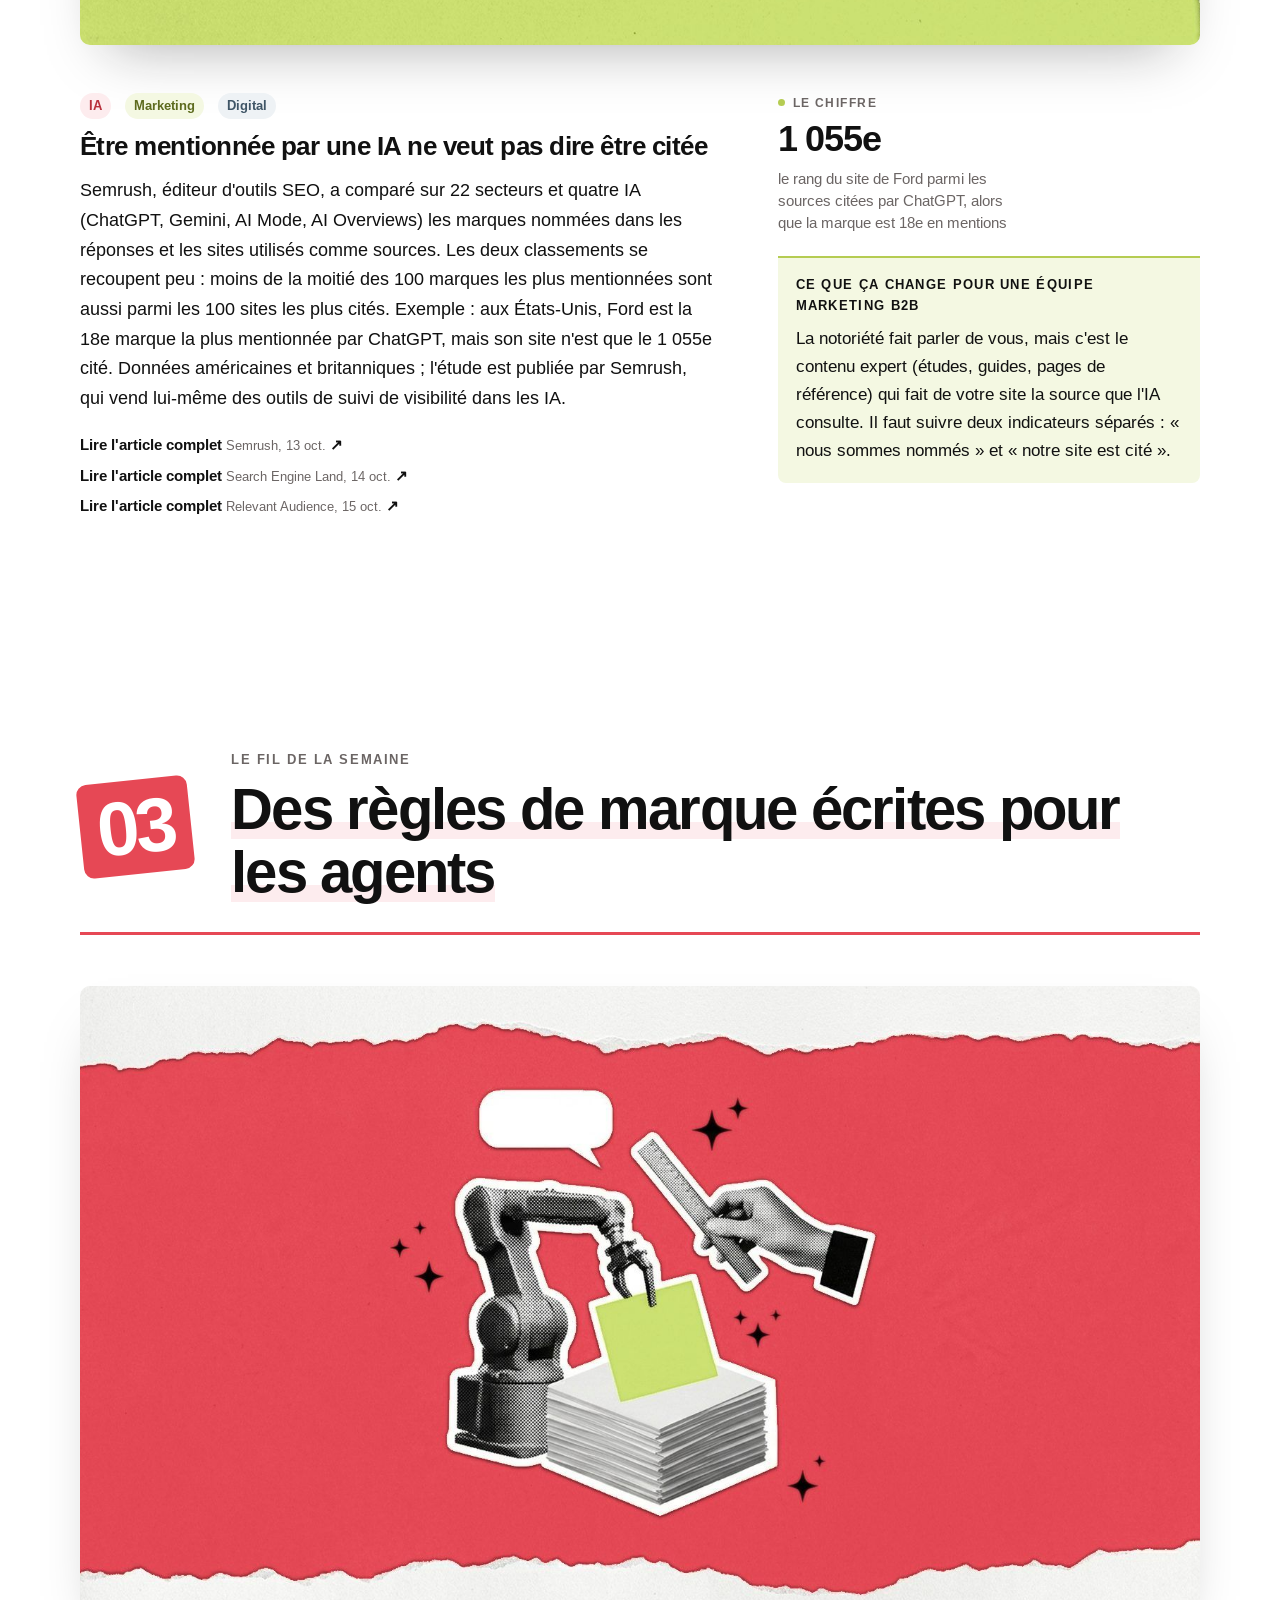
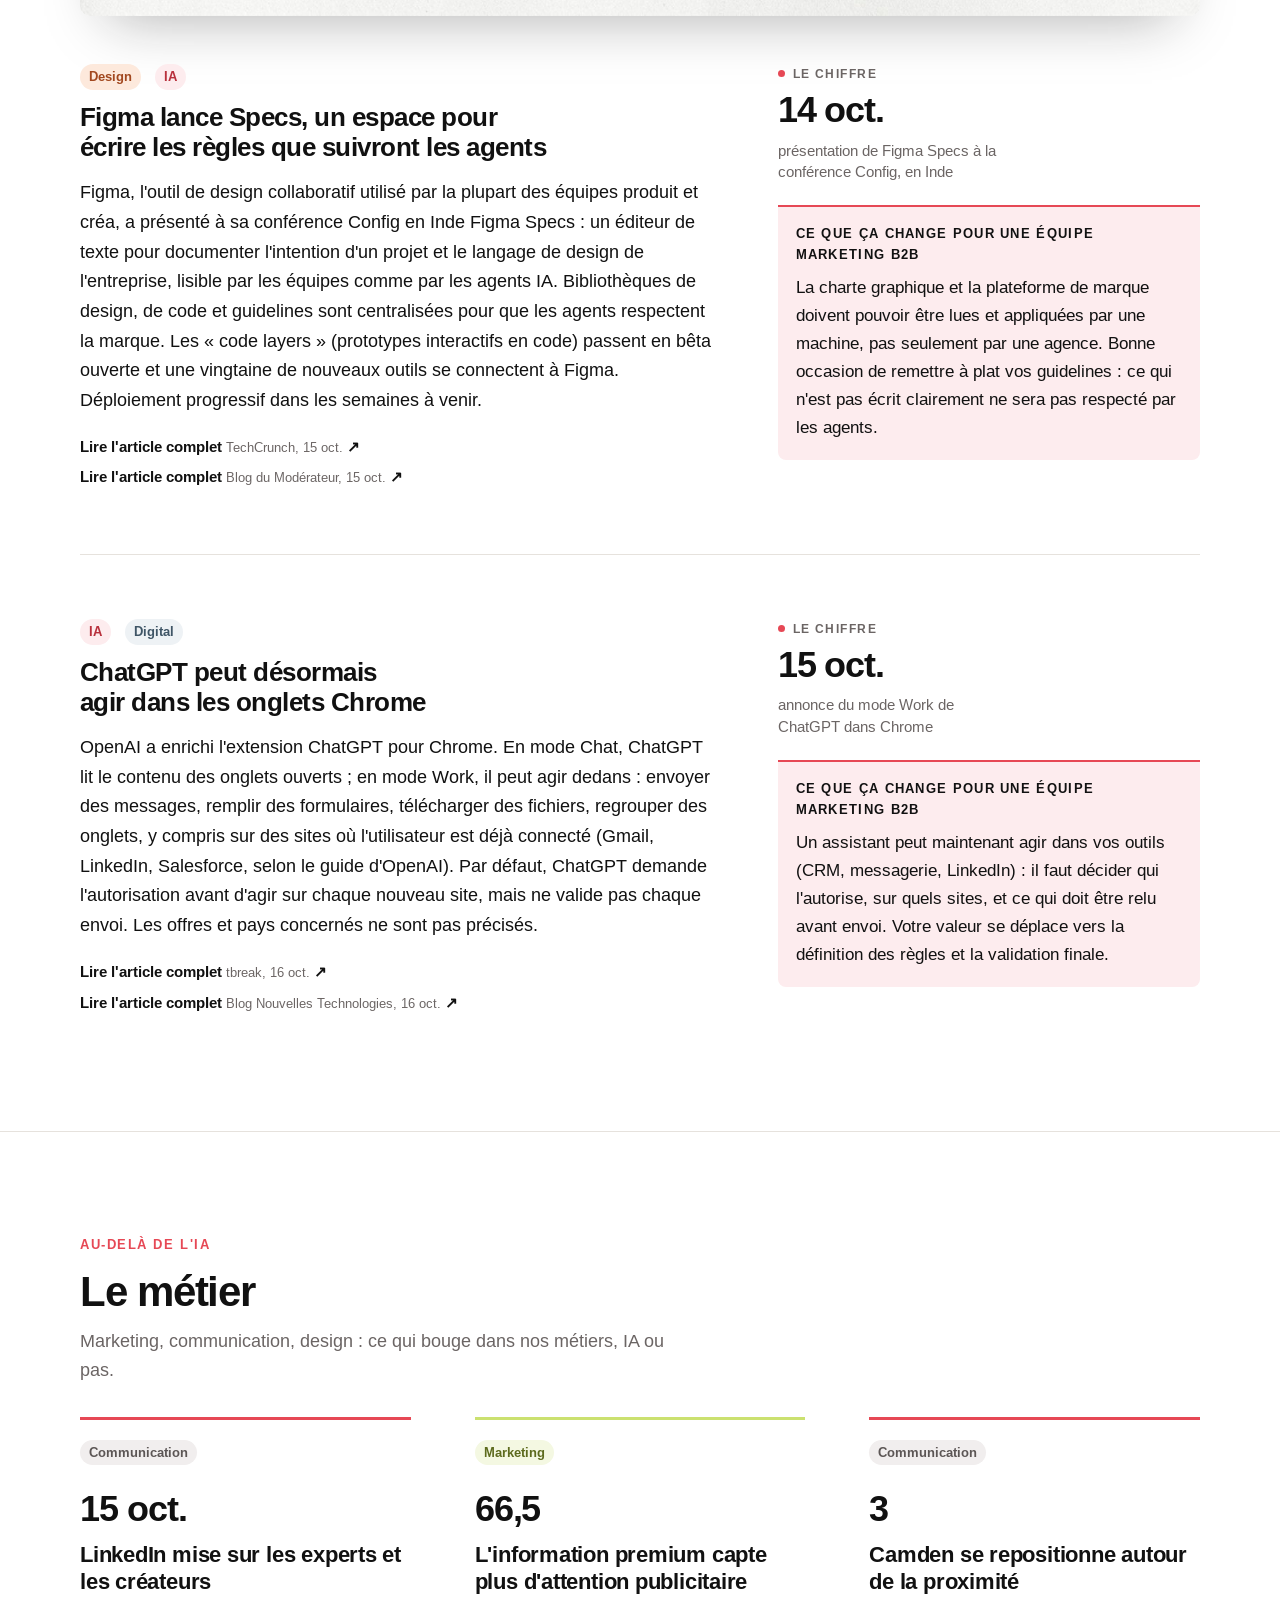
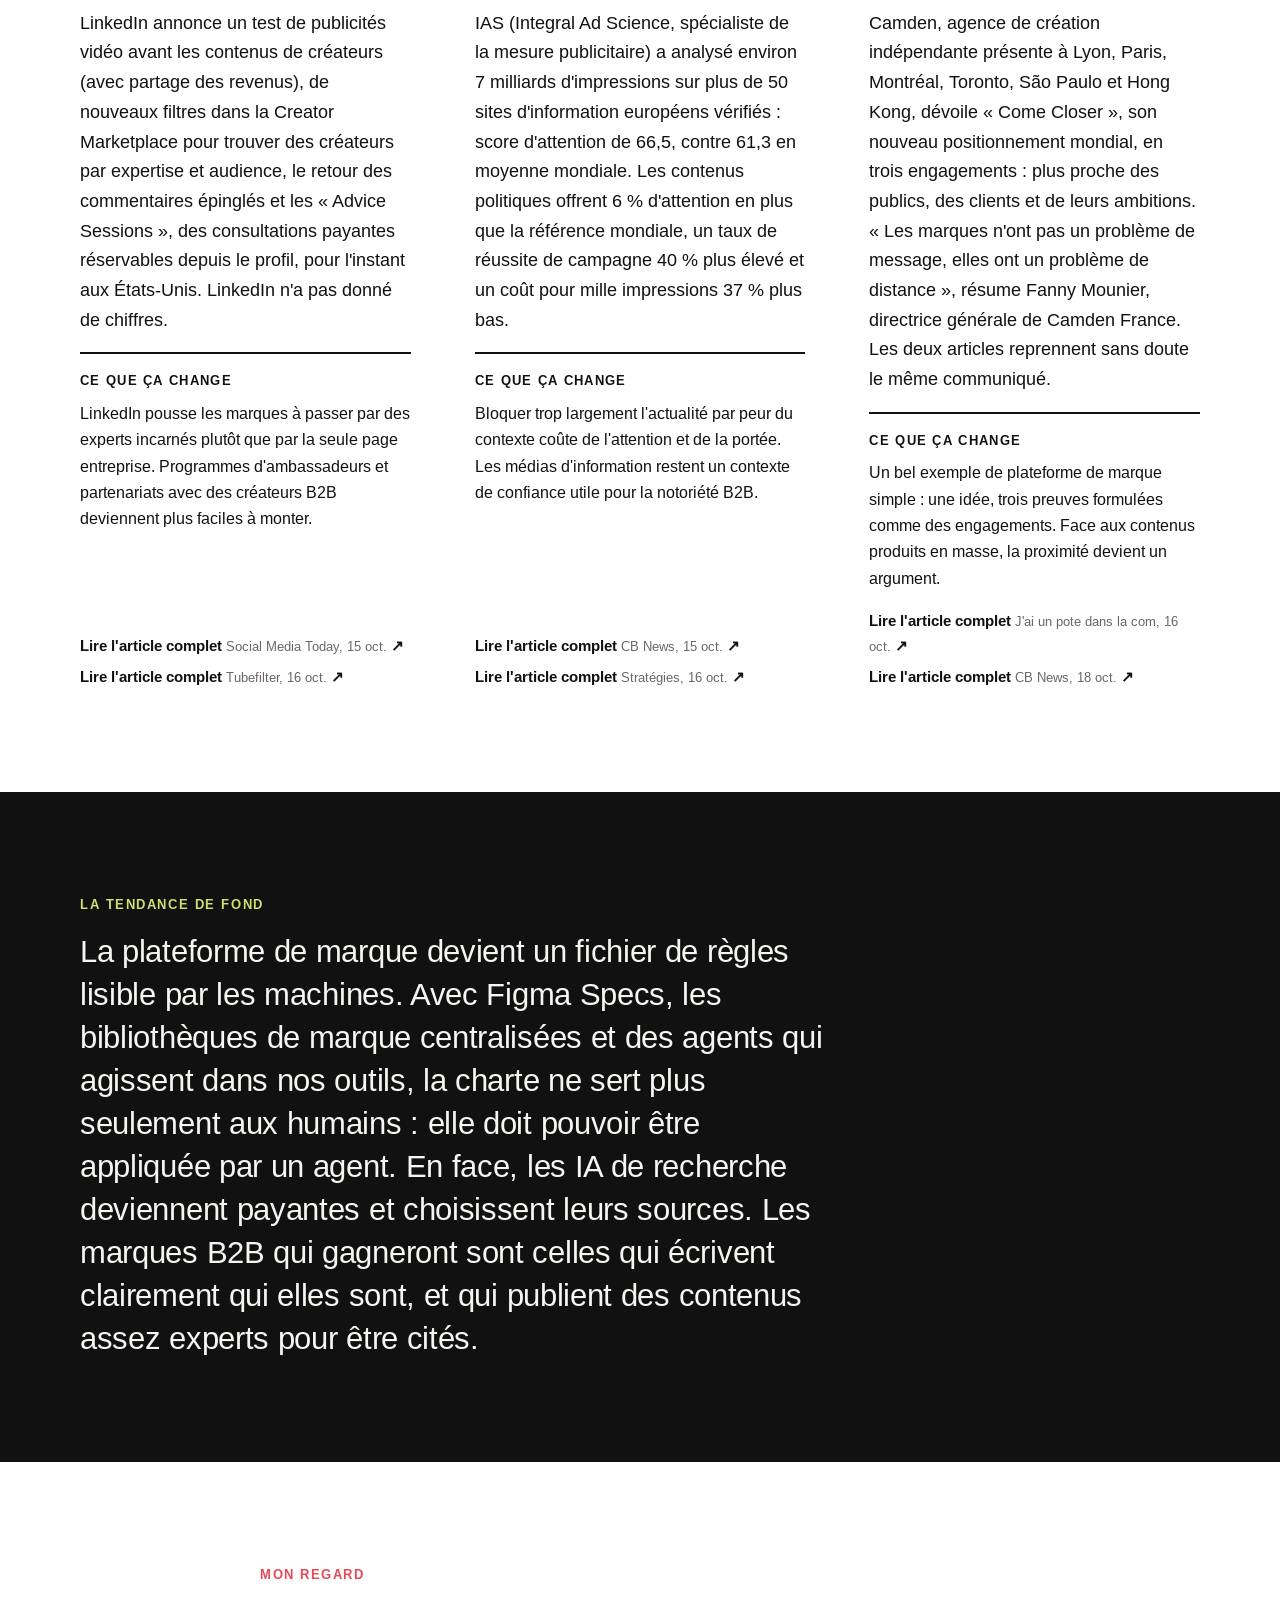
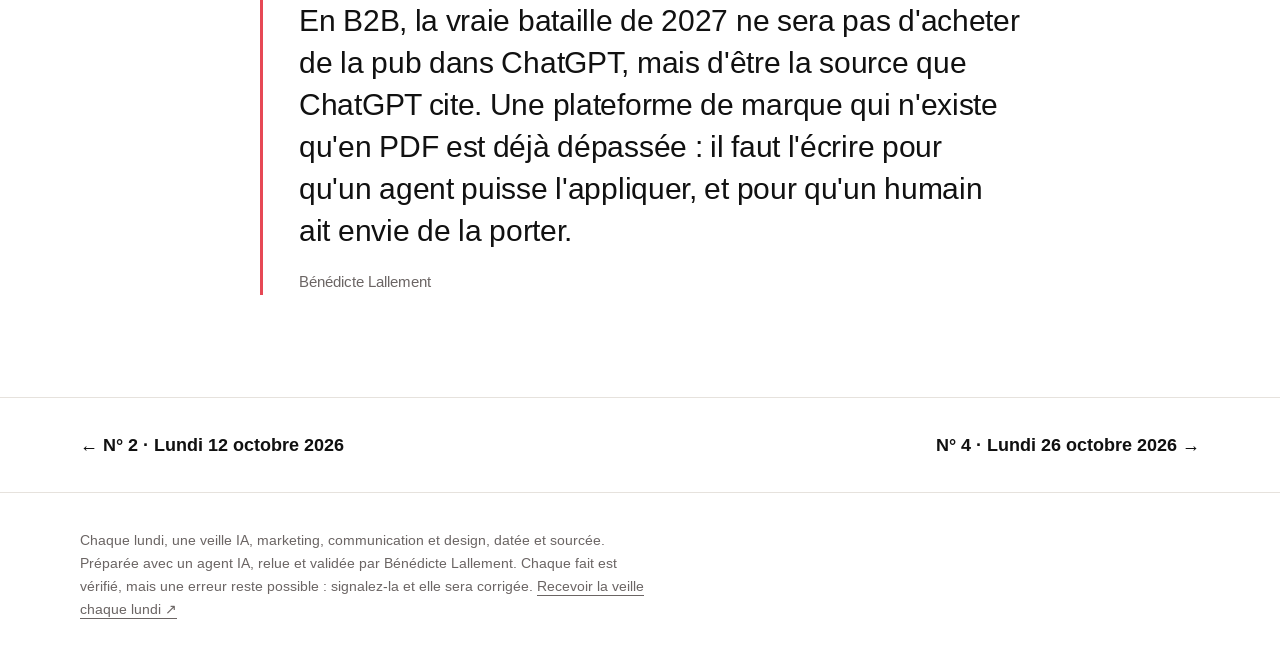
<file: numeros/003.html>
<!doctype html><html lang="fr"><head><meta charset="utf-8"><meta name="viewport" content="width=device-width,initial-scale=1">
<title>Les IA deviennent la nouvelle vitrine des marques. · La veille n° 3</title><meta name="description" content="N° 3, Lundi 19 octobre 2026 : Les IA deviennent la nouvelle vitrine des marques. Google et OpenAI avancent leurs pions pour vendre de la publicité dans leurs assistants, pendant que Figma et OpenAI donnent plus d&#x27;autonomie aux agents, à condition de leur écrire des règles."><meta name="author" content="Bénédicte Lallement">
<link rel="canonical" href="https://benegermaine.github.io/veille/numeros/003.html">
<meta property="og:type" content="article"><meta property="og:locale" content="fr_FR"><meta property="og:site_name" content="Béné Germaine · la veille du lundi de Bénédicte Lallement">
<meta property="og:title" content="Les IA deviennent la nouvelle vitrine des marques. · La veille n° 3"><meta property="og:description" content="N° 3, Lundi 19 octobre 2026 : Les IA deviennent la nouvelle vitrine des marques. Google et OpenAI avancent leurs pions pour vendre de la publicité dans leurs assistants, pendant que Figma et OpenAI donnent plus d&#x27;autonomie aux agents, à condition de leur écrire des règles."><meta property="og:url" content="https://benegermaine.github.io/veille/numeros/003.html"><meta property="og:image" content="https://benegermaine.github.io/veille/assets/og/003.png"><meta property="og:image:width" content="1200"><meta property="og:image:height" content="627"><meta name="twitter:card" content="summary_large_image">
<link rel="preconnect" href="https://fonts.googleapis.com"><link rel="preconnect" href="https://fonts.gstatic.com" crossorigin><link rel="stylesheet" href="https://fonts.googleapis.com/css2?family=Arimo:wght@400;700&display=swap"><link rel="stylesheet" href="../assets/style.css"><link rel="icon" href="../assets/favicon.svg" type="image/svg+xml"></head><body><header class="site wrap"><div class="max"><a class="logo" href="../index.html" aria-label="Béné Germaine, la veille du lundi de Bénédicte Lallement : accueil"><span class="l-bene">Béné</span><span class="l-wm"><span class="gsq">G</span>ermaine<span class="pt">.</span></span></a>
<nav aria-label="Navigation du site"><a href="../index.html">Dernier numéro</a><a href="../archives.html">Archives</a><a href="../livre-blanc.html">Le livre blanc</a></nav></div></header><div class="bienvenue wrap"><div class="max"><p><strong>Bienvenue dans la veille de Bénédicte Lallement.</strong> Chaque lundi, ce qui a bougé dans l'IA, le marketing, la communication et le design B2B : quelques faits datés et sourcés, et ce qu'ils changent concrètement pour une équipe marketing. <a href="../archives.html">Voir tous les numéros</a> · <a href="https://24cb74ef.sibforms.com/serve/[base64]" target="_blank" rel="noopener" data-goatcounter-click="inscription-veille" data-goatcounter-title="Inscription à la veille">Recevoir la veille par e-mail <span aria-hidden="true">↗</span></a></p></div></div>
<nav class="collant" aria-label="Parties de ce numéro" hidden><div class="max"><a href="#espace-pub" data-cible="espace-pub">01</a><a href="#visibilite" data-cible="visibilite">02</a><a href="#regles-agents" data-cible="regles-agents">03</a><a href="#metier" data-cible="metier">Le métier</a><a href="#regard" data-cible="regard">Mon regard</a></div></nav>
<div class="une wrap"><div class="max">
  <div class="meta"><span class="num">N° 3</span><span>Lundi 19 octobre 2026</span></div>
  <h1>Les IA deviennent la nouvelle vitrine des marques.</h1>
  <div class="une-grille"><div class="chapo"><p>Google et OpenAI avancent leurs pions pour vendre de la publicité dans leurs assistants, pendant que Figma et OpenAI donnent plus d&#x27;autonomie aux agents, à condition de leur écrire des règles.</p><p>Pour une marque B2B, être citée par une IA, être lisible par une machine et garder une voix humaine crédible devient un seul et même chantier.</p></div><figure class="hero collage reveal"><img src="../assets/img/003-une.jpg" alt="Collage : une main pointe vers une vitrine d&#x27;où sort une bulle de dialogue, à côté d&#x27;une loupe" loading="lazy"></figure></div>
</div></div>
<div class="wrap"><div class="max"><nav class="sommaire" aria-labelledby="t-som"><h2 id="t-som">Au sommaire</h2><ol><li><a href="#espace-pub"><b>01</b><span>Un nouvel espace publicitaire</span><i aria-hidden="true">↓</i></a></li><li><a href="#visibilite"><b>02</b><span>Une visibilité à mesurer autrement</span><i aria-hidden="true">↓</i></a></li><li><a href="#regles-agents"><b>03</b><span>Des règles de marque écrites pour les agents</span><i aria-hidden="true">↓</i></a></li><li><a href="#metier"><b>+</b><span>Le métier, au-delà de l&#x27;IA</span><i aria-hidden="true">↓</i></a></li><li><a href="#regard"><b>+</b><span>Mon regard</span><i aria-hidden="true">↓</i></a></li></ol></nav></div></div>
<section class="chiffres wrap" aria-labelledby="t-k" style="margin-top:clamp(48px,7vw,88px)"><div class="max"><h2 id="t-k">Les chiffres à retenir</h2><div class="kgrid"><div class="k"><strong>Moins de la moitié</strong><p>des 100 marques les plus mentionnées par les IA font aussi partie des 100 sites les plus cités comme sources (étude publiée par Semrush, qui vend des outils de suivi de visibilité)</p><a href="https://www.semrush.com/news/474244-semrush-releases-2026-ai-visibility-index-revealing-its-first-uk-benchmark/" target="_blank" rel="noopener">Semrush, 13 oct. ↗</a></div><div class="k"><strong>3 fois</strong><p>plus longues : les requêtes tapées dans AI Mode par rapport à une recherche classique, selon Google (chiffre de Google, non vérifié de façon indépendante)</p><a href="https://www.cbnews.fr/digital/ai-overviews-google-ads-invite-les-marques-repenser-leur-sites" target="_blank" rel="noopener">CB News, 16 oct. ↗</a></div><div class="k"><strong>+9 %</strong><p>d&#x27;attention pour les pubs sur les sites d&#x27;information premium européens (66,5 contre 61,3 en moyenne mondiale), selon IAS</p><a href="https://www.strategies.fr/actualites/culture-tech/LQ6759109C/les-contenus-politiques-offrent-une-meilleure-performance-publicitaire-selon-ias.html" target="_blank" rel="noopener">Stratégies, 16 oct. ↗</a></div><div class="k"><strong>17 fois</strong><p>plus de lignes de code produites, pour environ 1,3 fois plus de versions livrées, selon la directrice du design de Figma : produire plus ne veut pas dire livrer plus</p><a href="https://techcrunch.com/2026/10/14/figma-announces-new-features-to-define-how-agents-work-on-its-platform/" target="_blank" rel="noopener">TechCrunch, 15 oct. ↗</a></div></div></div></section>
<section class="etape wrap ton-rouge" id="espace-pub" aria-labelledby="h-espace-pub"><div class="max">
  <div class="etape-tete"><span class="rang gsq" aria-hidden="true">01</span><div><p class="kicker">Le fil de la semaine</p><h2 id="h-espace-pub">Un nouvel espace publicitaire</h2></div></div>
  <figure class="photo collage reveal"><img src="../assets/img/003-pub.jpg" alt="Collage : deux personnes avec un mégaphone à la place de la tête se parlent à travers leurs ordinateurs" loading="lazy"></figure><article class="fait">
  <div><div class="tags"><span class="tag t-ia">IA</span><span class="tag t-marketing">Marketing</span></div>
    <h3>Google teste la publicité dans AI Mode</h3><p>Google a commencé à tester des annonces dans AI Mode, son moteur de recherche conversationnel, jusqu&#x27;ici sans publicité. Le test concerne les utilisateurs qui ont connecté leurs applications (Gmail, Photos, Agenda) via Personal Intelligence. Google assure que les annonces ne se basent pas directement sur la boîte mail ou les photos, que les annonceurs n&#x27;y ont pas accès et que les données sensibles sont exclues. Aucun pays, calendrier ni outil annonceur n&#x27;a été précisé. Bémol : Google n&#x27;a pas publié d&#x27;annonce officielle, le test a été confirmé par Google à Search Engine Land.</p><div class="out"><a href="https://searchengineland.com/google-begins-testing-ads-in-ai-mode-for-users-with-personal-intelligence-enabled-496990" target="_blank" rel="noopener">Lire l&#x27;article complet <small>Search Engine Land, 16 oct.</small> <span aria-hidden="true">↗</span></a><a href="https://www.thekeyword.co/news/google-personal-intelligence-ads" target="_blank" rel="noopener">Lire l&#x27;article complet <small>The Keyword, 17 oct.</small> <span aria-hidden="true">↗</span></a></div></div>
  <div><div class="fig"><small>Le chiffre</small><strong>16 oct.</strong><span>début du test des annonces dans AI Mode, jusqu&#x27;ici sans publicité</span></div>
  <div class="chg"><h4>Ce que ça change pour une équipe marketing B2B</h4><p>La recherche par IA, où vos acheteurs préparent leurs décisions, devient un espace payant : il faudra arbitrer entre visibilité gagnée (être cité) et visibilité achetée. À surveiller dès maintenant avec votre agence média.</p></div></div>
</article><article class="fait">
  <div><div class="tags"><span class="tag t-ia">IA</span><span class="tag t-marketing">Marketing</span></div>
    <h3>OpenAI structure la vente de ses pubs dans ChatGPT</h3><p>OpenAI affecte désormais des « ChatGPT Ads Account Managers », des interlocuteurs humains qui suivent les campagnes des annonceurs avec un point toutes les deux semaines. L&#x27;info vient d&#x27;un e-mail partagé par un annonceur ; les conditions d&#x27;accès ne sont pas connues (une seule source). Selon The Information, OpenAI aurait annoncé à ses investisseurs 2,4 milliards de dollars de revenus publicitaires pour 2026 et risquerait de ne pas les atteindre : information non confirmée pour l&#x27;instant, reprise seulement par des relais. Le seul chiffre donné par OpenAI est un rythme annuel de 1 milliard de dollars, annoncé le 31 août.</p><div class="out"><a href="https://www.seroundtable.com/openai-chatgpt-ads-account-manager-42278.html" target="_blank" rel="noopener">Lire l&#x27;article complet <small>Search Engine Roundtable, 14 oct.</small> <span aria-hidden="true">↗</span></a><a href="https://fourweekmba.com/ai-openai-ads-hit-1b-run-rate-behind-its-2-4b-2026-target/" target="_blank" rel="noopener">Lire l&#x27;article complet <small>FourWeekMBA (d&#x27;après The Information), 17 oct.</small> <span aria-hidden="true">↗</span></a></div></div>
  <div><div class="fig"><small>Le chiffre</small><strong>2 semaines</strong><span>le rythme des points de suivi proposés aux annonceurs</span></div>
  <div class="chg"><h4>Ce que ça change pour une équipe marketing B2B</h4><p>La pub dans ChatGPT passe du test à une vraie offre commerciale, avec accompagnement : c&#x27;est le moment de demander des conditions d&#x27;essai. Mais l&#x27;audience et les résultats restent peu documentés : petit budget de test, pas d&#x27;engagement au plan média 2027 sans preuve.</p></div></div>
</article></div>
</section><section class="etape wrap ton-vert" id="visibilite" aria-labelledby="h-visibilite"><div class="max">
  <div class="etape-tete"><span class="rang gsq" aria-hidden="true">02</span><div><p class="kicker">Le fil de la semaine</p><h2 id="h-visibilite">Une visibilité à mesurer autrement</h2></div></div>
  <figure class="photo collage reveal"><img src="../assets/img/003-visibilite.jpg" alt="Collage : un smartphone affichant une bulle de dialogue, entouré de guillemets, d&#x27;une étiquette et d&#x27;un œil" loading="lazy"></figure><article class="fait">
  <div><div class="tags"><span class="tag t-ia">IA</span><span class="tag t-marketing">Marketing</span><span class="tag t-digital">Digital</span></div>
    <h3>Être mentionnée par une IA ne veut pas dire être citée</h3><p>Semrush, éditeur d&#x27;outils SEO, a comparé sur 22 secteurs et quatre IA (ChatGPT, Gemini, AI Mode, AI Overviews) les marques nommées dans les réponses et les sites utilisés comme sources. Les deux classements se recoupent peu : moins de la moitié des 100 marques les plus mentionnées sont aussi parmi les 100 sites les plus cités. Exemple : aux États-Unis, Ford est la 18e marque la plus mentionnée par ChatGPT, mais son site n&#x27;est que le 1 055e cité. Données américaines et britanniques ; l&#x27;étude est publiée par Semrush, qui vend lui-même des outils de suivi de visibilité dans les IA.</p><div class="out"><a href="https://www.semrush.com/news/474244-semrush-releases-2026-ai-visibility-index-revealing-its-first-uk-benchmark/" target="_blank" rel="noopener">Lire l&#x27;article complet <small>Semrush, 13 oct.</small> <span aria-hidden="true">↗</span></a><a href="https://searchengineland.com/your-brand-can-win-the-mention-and-lose-the-citation-496011" target="_blank" rel="noopener">Lire l&#x27;article complet <small>Search Engine Land, 14 oct.</small> <span aria-hidden="true">↗</span></a><a href="https://www.relevantaudience.com/geo/semrush-ai-visibility-index-h2-2026-mentions-vs-citations/" target="_blank" rel="noopener">Lire l&#x27;article complet <small>Relevant Audience, 15 oct.</small> <span aria-hidden="true">↗</span></a></div></div>
  <div><div class="fig"><small>Le chiffre</small><strong>1 055e</strong><span>le rang du site de Ford parmi les sources citées par ChatGPT, alors que la marque est 18e en mentions</span></div>
  <div class="chg"><h4>Ce que ça change pour une équipe marketing B2B</h4><p>La notoriété fait parler de vous, mais c&#x27;est le contenu expert (études, guides, pages de référence) qui fait de votre site la source que l&#x27;IA consulte. Il faut suivre deux indicateurs séparés : « nous sommes nommés » et « notre site est cité ».</p></div></div>
</article></div>
</section><section class="etape wrap ton-rouge" id="regles-agents" aria-labelledby="h-regles-agents"><div class="max">
  <div class="etape-tete"><span class="rang gsq" aria-hidden="true">03</span><div><p class="kicker">Le fil de la semaine</p><h2 id="h-regles-agents">Des règles de marque écrites pour les agents</h2></div></div>
  <figure class="photo collage reveal"><img src="../assets/img/003-regles.jpg" alt="Collage : un bras robotisé pose un carré vert sur une pile de feuilles, une main tient une règle" loading="lazy"></figure><article class="fait">
  <div><div class="tags"><span class="tag t-design">Design</span><span class="tag t-ia">IA</span></div>
    <h3>Figma lance Specs, un espace pour écrire les règles que suivront les agents</h3><p>Figma, l&#x27;outil de design collaboratif utilisé par la plupart des équipes produit et créa, a présenté à sa conférence Config en Inde Figma Specs : un éditeur de texte pour documenter l&#x27;intention d&#x27;un projet et le langage de design de l&#x27;entreprise, lisible par les équipes comme par les agents IA. Bibliothèques de design, de code et guidelines sont centralisées pour que les agents respectent la marque. Les « code layers » (prototypes interactifs en code) passent en bêta ouverte et une vingtaine de nouveaux outils se connectent à Figma. Déploiement progressif dans les semaines à venir.</p><div class="out"><a href="https://techcrunch.com/2026/10/14/figma-announces-new-features-to-define-how-agents-work-on-its-platform/" target="_blank" rel="noopener">Lire l&#x27;article complet <small>TechCrunch, 15 oct.</small> <span aria-hidden="true">↗</span></a><a href="https://www.blogdumoderateur.com/figma-prototyper-code-directement-canvas-collaboratif/" target="_blank" rel="noopener">Lire l&#x27;article complet <small>Blog du Modérateur, 15 oct.</small> <span aria-hidden="true">↗</span></a></div></div>
  <div><div class="fig"><small>Le chiffre</small><strong>14 oct.</strong><span>présentation de Figma Specs à la conférence Config, en Inde</span></div>
  <div class="chg"><h4>Ce que ça change pour une équipe marketing B2B</h4><p>La charte graphique et la plateforme de marque doivent pouvoir être lues et appliquées par une machine, pas seulement par une agence. Bonne occasion de remettre à plat vos guidelines : ce qui n&#x27;est pas écrit clairement ne sera pas respecté par les agents.</p></div></div>
</article><article class="fait">
  <div><div class="tags"><span class="tag t-ia">IA</span><span class="tag t-digital">Digital</span></div>
    <h3>ChatGPT peut désormais agir dans les onglets Chrome</h3><p>OpenAI a enrichi l&#x27;extension ChatGPT pour Chrome. En mode Chat, ChatGPT lit le contenu des onglets ouverts ; en mode Work, il peut agir dedans : envoyer des messages, remplir des formulaires, télécharger des fichiers, regrouper des onglets, y compris sur des sites où l&#x27;utilisateur est déjà connecté (Gmail, LinkedIn, Salesforce, selon le guide d&#x27;OpenAI). Par défaut, ChatGPT demande l&#x27;autorisation avant d&#x27;agir sur chaque nouveau site, mais ne valide pas chaque envoi. Les offres et pays concernés ne sont pas précisés.</p><div class="out"><a href="https://tbreak.com/chatgpt-chrome-extension-open-tabs/" target="_blank" rel="noopener">Lire l&#x27;article complet <small>tbreak, 16 oct.</small> <span aria-hidden="true">↗</span></a><a href="https://www.blog-nouvelles-technologies.fr/388640/chatgpt-extension-chrome-onglets/" target="_blank" rel="noopener">Lire l&#x27;article complet <small>Blog Nouvelles Technologies, 16 oct.</small> <span aria-hidden="true">↗</span></a></div></div>
  <div><div class="fig"><small>Le chiffre</small><strong>15 oct.</strong><span>annonce du mode Work de ChatGPT dans Chrome</span></div>
  <div class="chg"><h4>Ce que ça change pour une équipe marketing B2B</h4><p>Un assistant peut maintenant agir dans vos outils (CRM, messagerie, LinkedIn) : il faut décider qui l&#x27;autorise, sur quels sites, et ce qui doit être relu avant envoi. Votre valeur se déplace vers la définition des règles et la validation finale.</p></div></div>
</article></div>
</section>
<section class="section wrap" id="metier" aria-labelledby="t-met"><div class="max"><p class="kicker">Au-delà de l'IA</p><h2 id="t-met">Le métier</h2><p class="lede">Marketing, communication, design : ce qui bouge dans nos métiers, IA ou pas.</p><div class="mgrid"><article><div class="tags"><span class="tag t-communication">Communication</span></div><strong class="n">15 oct.</strong>
<h3>LinkedIn mise sur les experts et les créateurs</h3><p>LinkedIn annonce un test de publicités vidéo avant les contenus de créateurs (avec partage des revenus), de nouveaux filtres dans la Creator Marketplace pour trouver des créateurs par expertise et audience, le retour des commentaires épinglés et les « Advice Sessions », des consultations payantes réservables depuis le profil, pour l&#x27;instant aux États-Unis. LinkedIn n&#x27;a pas donné de chiffres.</p><div class="chg"><h4>Ce que ça change</h4><p>LinkedIn pousse les marques à passer par des experts incarnés plutôt que par la seule page entreprise. Programmes d&#x27;ambassadeurs et partenariats avec des créateurs B2B deviennent plus faciles à monter.</p></div>
<div class="out"><a href="https://www.socialmediatoday.com/news/linkedin-adds-new-creator-monetization-options/833179/" target="_blank" rel="noopener">Lire l&#x27;article complet <small>Social Media Today, 15 oct.</small> <span aria-hidden="true">↗</span></a><a href="https://www.tubefilter.com/2026/10/16/linkedin-creator-monetization-update-advice-sessions-consulting/" target="_blank" rel="noopener">Lire l&#x27;article complet <small>Tubefilter, 16 oct.</small> <span aria-hidden="true">↗</span></a></div></article><article><div class="tags"><span class="tag t-marketing">Marketing</span></div><strong class="n">66,5</strong>
<h3>L&#x27;information premium capte plus d&#x27;attention publicitaire</h3><p>IAS (Integral Ad Science, spécialiste de la mesure publicitaire) a analysé environ 7 milliards d&#x27;impressions sur plus de 50 sites d&#x27;information européens vérifiés : score d&#x27;attention de 66,5, contre 61,3 en moyenne mondiale. Les contenus politiques offrent 6 % d&#x27;attention en plus que la référence mondiale, un taux de réussite de campagne 40 % plus élevé et un coût pour mille impressions 37 % plus bas.</p><div class="chg"><h4>Ce que ça change</h4><p>Bloquer trop largement l&#x27;actualité par peur du contexte coûte de l&#x27;attention et de la portée. Les médias d&#x27;information restent un contexte de confiance utile pour la notoriété B2B.</p></div>
<div class="out"><a href="https://www.cbnews.fr/etudes/pub-digitale-les-sites-information-premium-generent-davantage-attention-ias" target="_blank" rel="noopener">Lire l&#x27;article complet <small>CB News, 15 oct.</small> <span aria-hidden="true">↗</span></a><a href="https://www.strategies.fr/actualites/culture-tech/LQ6759109C/les-contenus-politiques-offrent-une-meilleure-performance-publicitaire-selon-ias.html" target="_blank" rel="noopener">Lire l&#x27;article complet <small>Stratégies, 16 oct.</small> <span aria-hidden="true">↗</span></a></div></article><article><div class="tags"><span class="tag t-communication">Communication</span></div><strong class="n">3</strong>
<h3>Camden se repositionne autour de la proximité</h3><p>Camden, agence de création indépendante présente à Lyon, Paris, Montréal, Toronto, São Paulo et Hong Kong, dévoile « Come Closer », son nouveau positionnement mondial, en trois engagements : plus proche des publics, des clients et de leurs ambitions. « Les marques n&#x27;ont pas un problème de message, elles ont un problème de distance », résume Fanny Mounier, directrice générale de Camden France. Les deux articles reprennent sans doute le même communiqué.</p><div class="chg"><h4>Ce que ça change</h4><p>Un bel exemple de plateforme de marque simple : une idée, trois preuves formulées comme des engagements. Face aux contenus produits en masse, la proximité devient un argument.</p></div>
<div class="out"><a href="https://jai-un-pote-dans-la.com/camden-come-closer-nouveau-positionnement-proximite/" target="_blank" rel="noopener">Lire l&#x27;article complet <small>J&#x27;ai un pote dans la com, 16 oct.</small> <span aria-hidden="true">↗</span></a><a href="https://www.cbnews.fr/conseil/avec-concept-come-closer-camden-met-place-son-repositionnement" target="_blank" rel="noopener">Lire l&#x27;article complet <small>CB News, 18 oct.</small> <span aria-hidden="true">↗</span></a></div></article></div></div></section><section class="tendance wrap"><div class="max"><p class="kicker">La tendance de fond</p><p>La plateforme de marque devient un fichier de règles lisible par les machines. Avec Figma Specs, les bibliothèques de marque centralisées et des agents qui agissent dans nos outils, la charte ne sert plus seulement aux humains : elle doit pouvoir être appliquée par un agent. En face, les IA de recherche deviennent payantes et choisissent leurs sources. Les marques B2B qui gagneront sont celles qui écrivent clairement qui elles sont, et qui publient des contenus assez experts pour être cités.</p></div></section><section class="regard wrap" id="regard" aria-labelledby="t-reg"><div class="etroit"><p class="kicker" id="t-reg">Mon regard</p><blockquote><p>En B2B, la vraie bataille de 2027 ne sera pas d&#x27;acheter de la pub dans ChatGPT, mais d&#x27;être la source que ChatGPT cite. Une plateforme de marque qui n&#x27;existe qu&#x27;en PDF est déjà dépassée : il faut l&#x27;écrire pour qu&#x27;un agent puisse l&#x27;appliquer, et pour qu&#x27;un humain ait envie de la porter.</p><footer>Bénédicte Lallement</footer></blockquote></div></section>
<nav class="pager wrap" aria-label="Numéros"><div class="max"><a href="../numeros/002.html">← N° 2 · Lundi 12 octobre 2026</a><a href="../numeros/004.html">N° 4 · Lundi 26 octobre 2026 →</a></div></nav><footer class="pied wrap"><div class="max"><p>Chaque lundi, une veille IA, marketing, communication et design, datée et sourcée. Préparée avec un agent IA, relue et validée par Bénédicte Lallement. Chaque fait est vérifié, mais une erreur reste possible : signalez-la et elle sera corrigée. <a href="https://24cb74ef.sibforms.com/serve/[base64]" target="_blank" rel="noopener" data-goatcounter-click="inscription-veille" data-goatcounter-title="Inscription à la veille">Recevoir la veille chaque lundi <span aria-hidden="true">↗</span></a></p></div></footer><a class="haut-page" href="#" aria-label="Remonter en haut de la page">↑</a><script data-goatcounter="https://benegermaine.goatcounter.com/count" async src="//gc.zgo.at/count.js"></script><script>(function(){var d=document.documentElement;if(!("IntersectionObserver" in window)||matchMedia("(prefers-reduced-motion: reduce)").matches)return;d.classList.add("anim");
var o=new IntersectionObserver(function(es){es.forEach(function(x){if(x.isIntersecting){x.target.classList.add("vu");o.unobserve(x.target);}});},{rootMargin:"0px 0px -8% 0px"});
document.querySelectorAll(".reveal,.fait,.k,.mgrid article,.cgrid article,.regard blockquote").forEach(function(el){el.classList.add("reveal");o.observe(el);});})();
(function(){var bar=document.querySelector(".collant"),som=document.querySelector(".sommaire"),haut=document.querySelector(".haut-page");
var liens=bar?[].slice.call(bar.querySelectorAll("a")):[],cibles=liens.map(function(a){return document.getElementById(a.dataset.cible);}),verrou=0;
if(bar)bar.hidden=false;
function marquer(i){liens.forEach(function(a,k){if(k===i)a.setAttribute("aria-current","true");else a.removeAttribute("aria-current");});}
function maj(){var y=window.scrollY;
 if(haut)haut.classList.toggle("visible",y>700);
 if(!bar||!som)return;
 bar.classList.toggle("visible",som.getBoundingClientRect().bottom<0);
 if(Date.now()<verrou)return;
 var actif=-1;cibles.forEach(function(el,k){if(el&&el.getBoundingClientRect().top<=140)actif=k;});
 if(window.innerHeight+y>=document.documentElement.scrollHeight-4)actif=cibles.length-1;
 marquer(actif);}
liens.forEach(function(a,k){a.addEventListener("click",function(){marquer(k);verrou=Date.now()+900;});});
var t=0;window.addEventListener("scroll",function(){if(!t){t=requestAnimationFrame(function(){t=0;maj();});}},{passive:true});maj();
if(haut)haut.addEventListener("click",function(ev){ev.preventDefault();window.scrollTo({top:0,behavior:matchMedia("(prefers-reduced-motion: reduce)").matches?"auto":"smooth"});});})();</script></body></html>
</file>
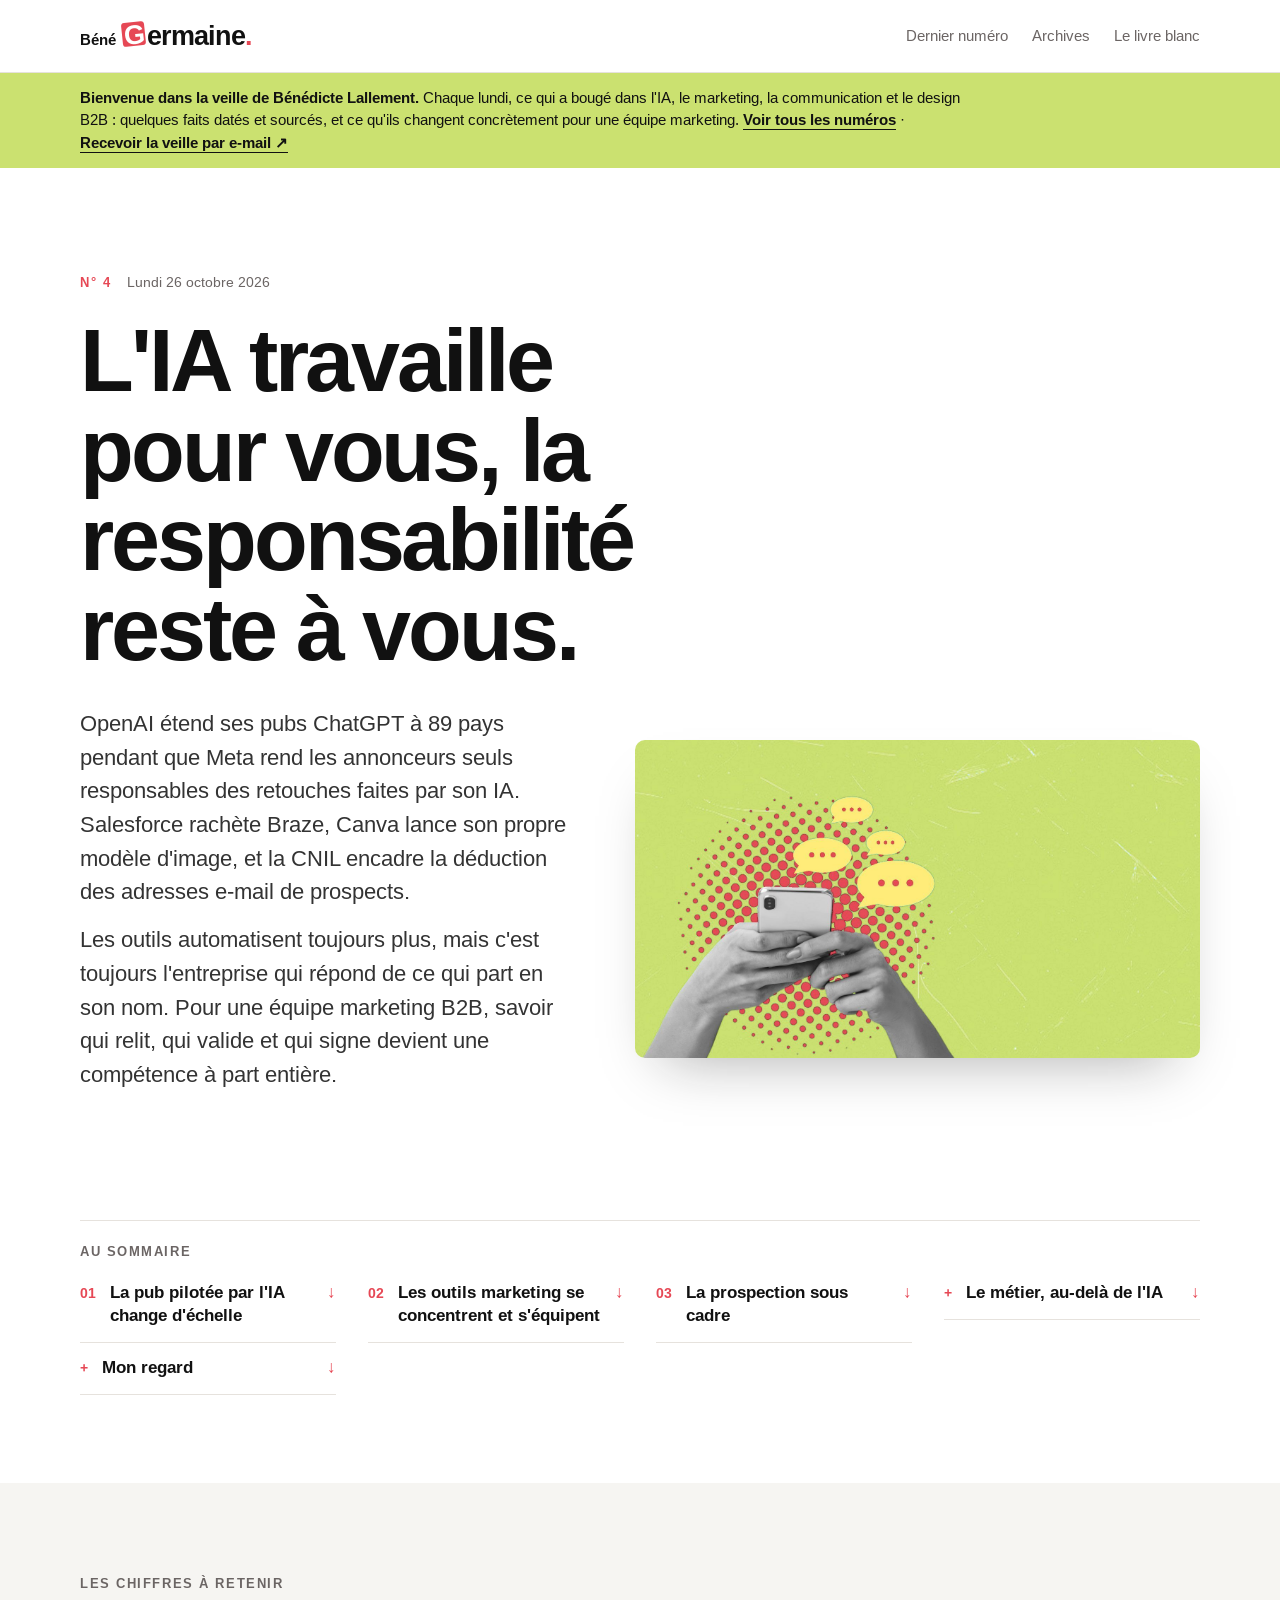
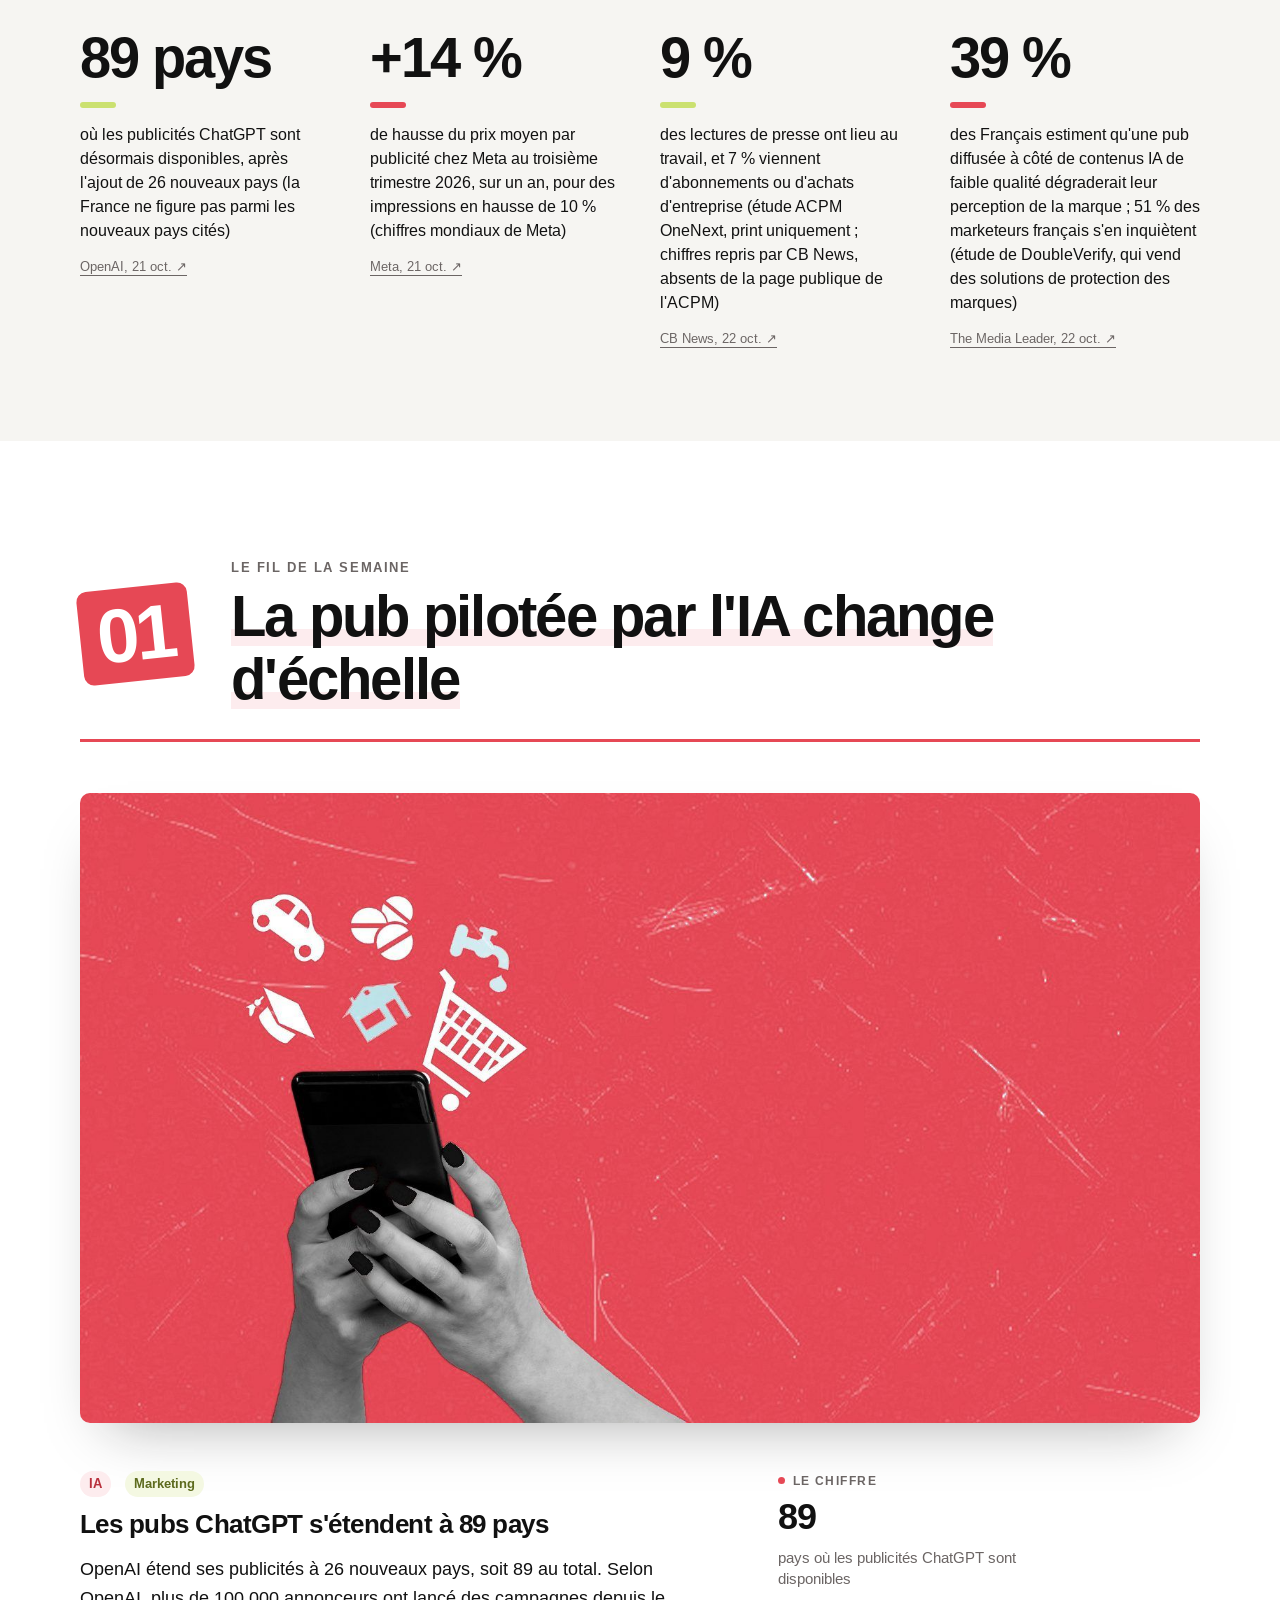
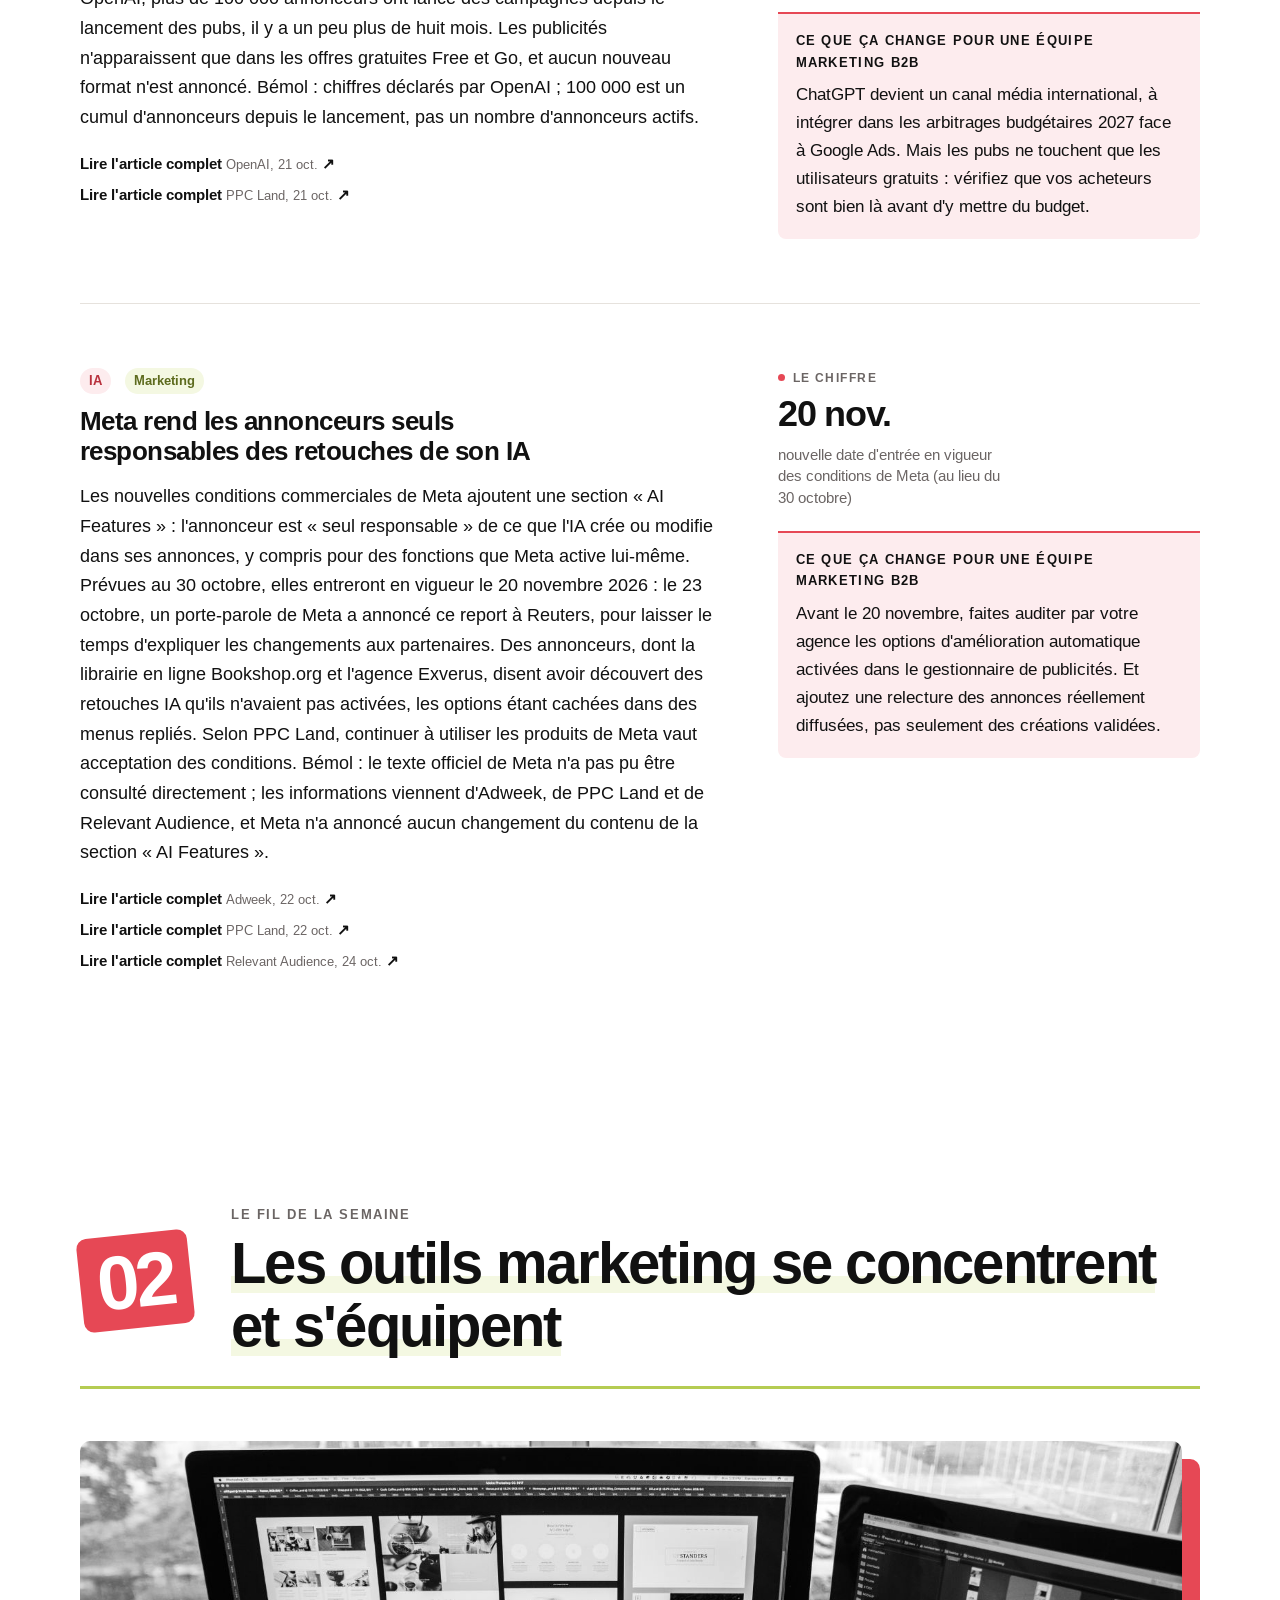
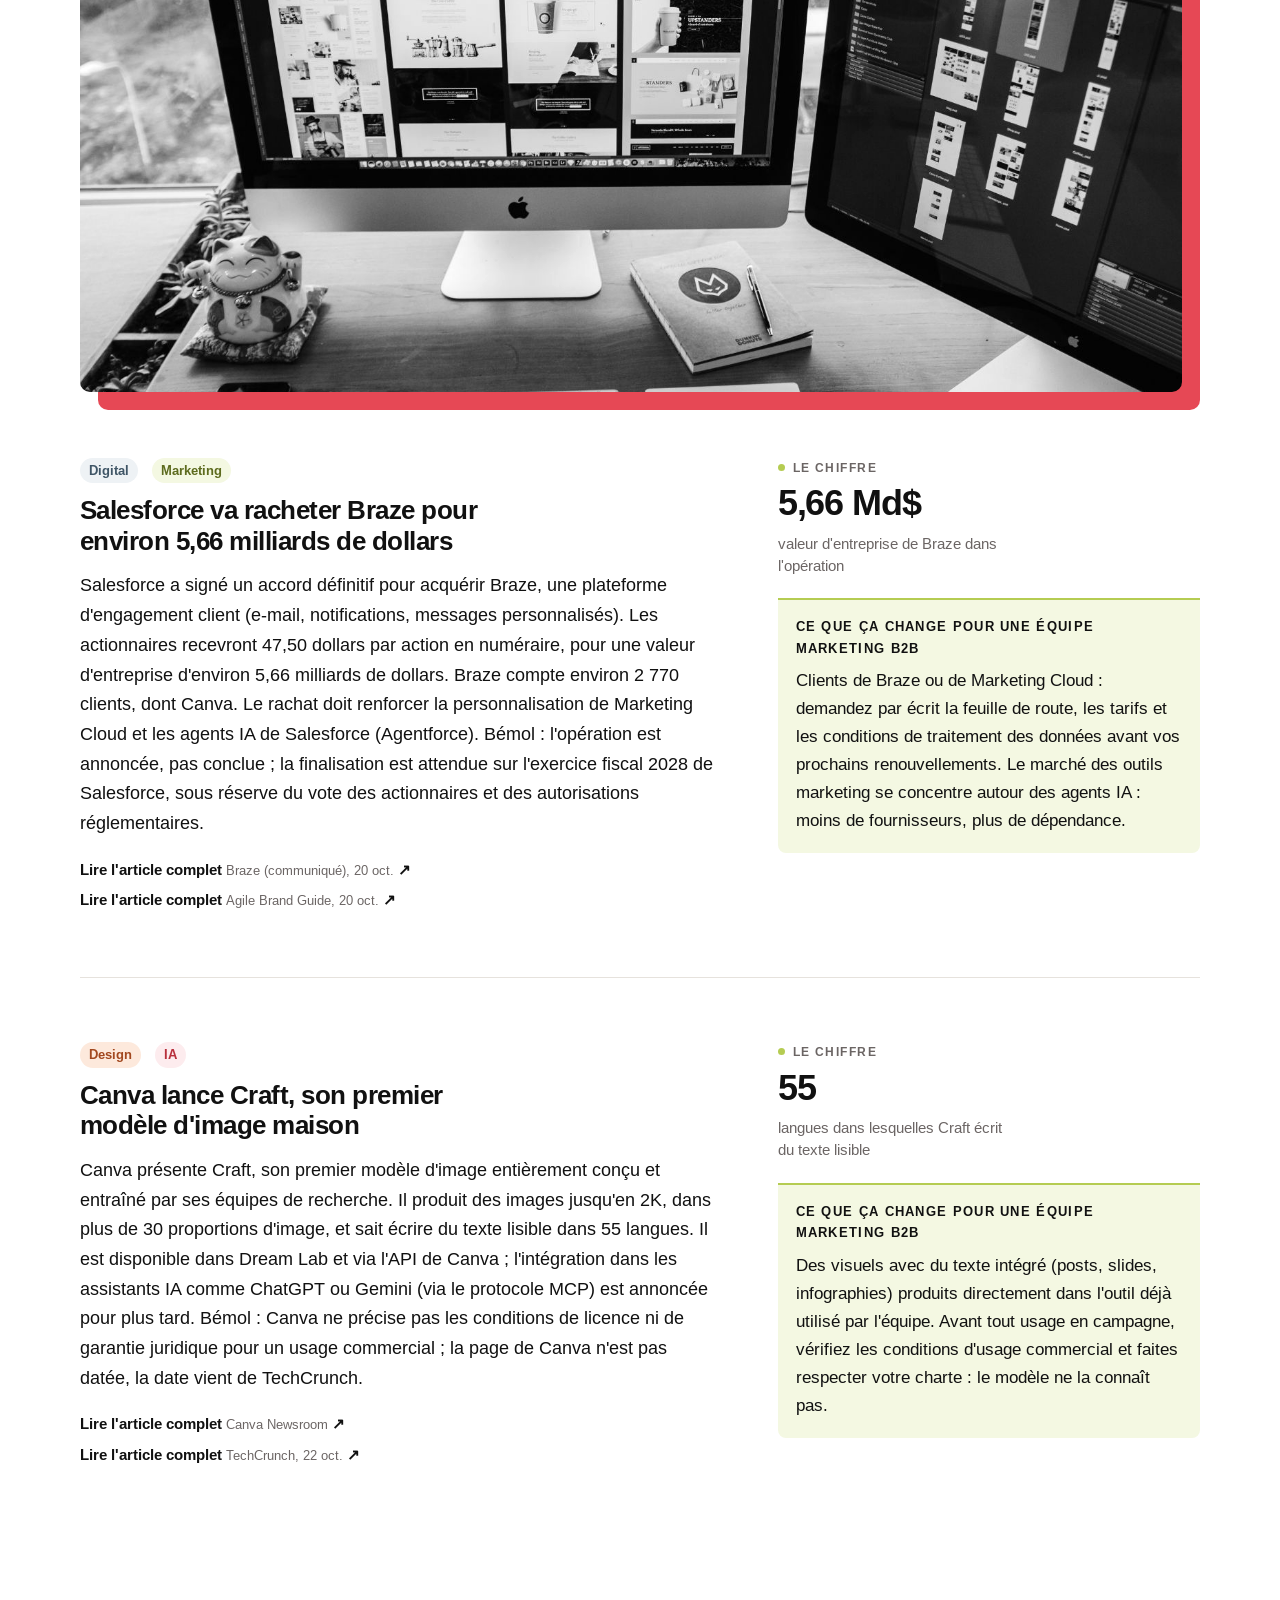
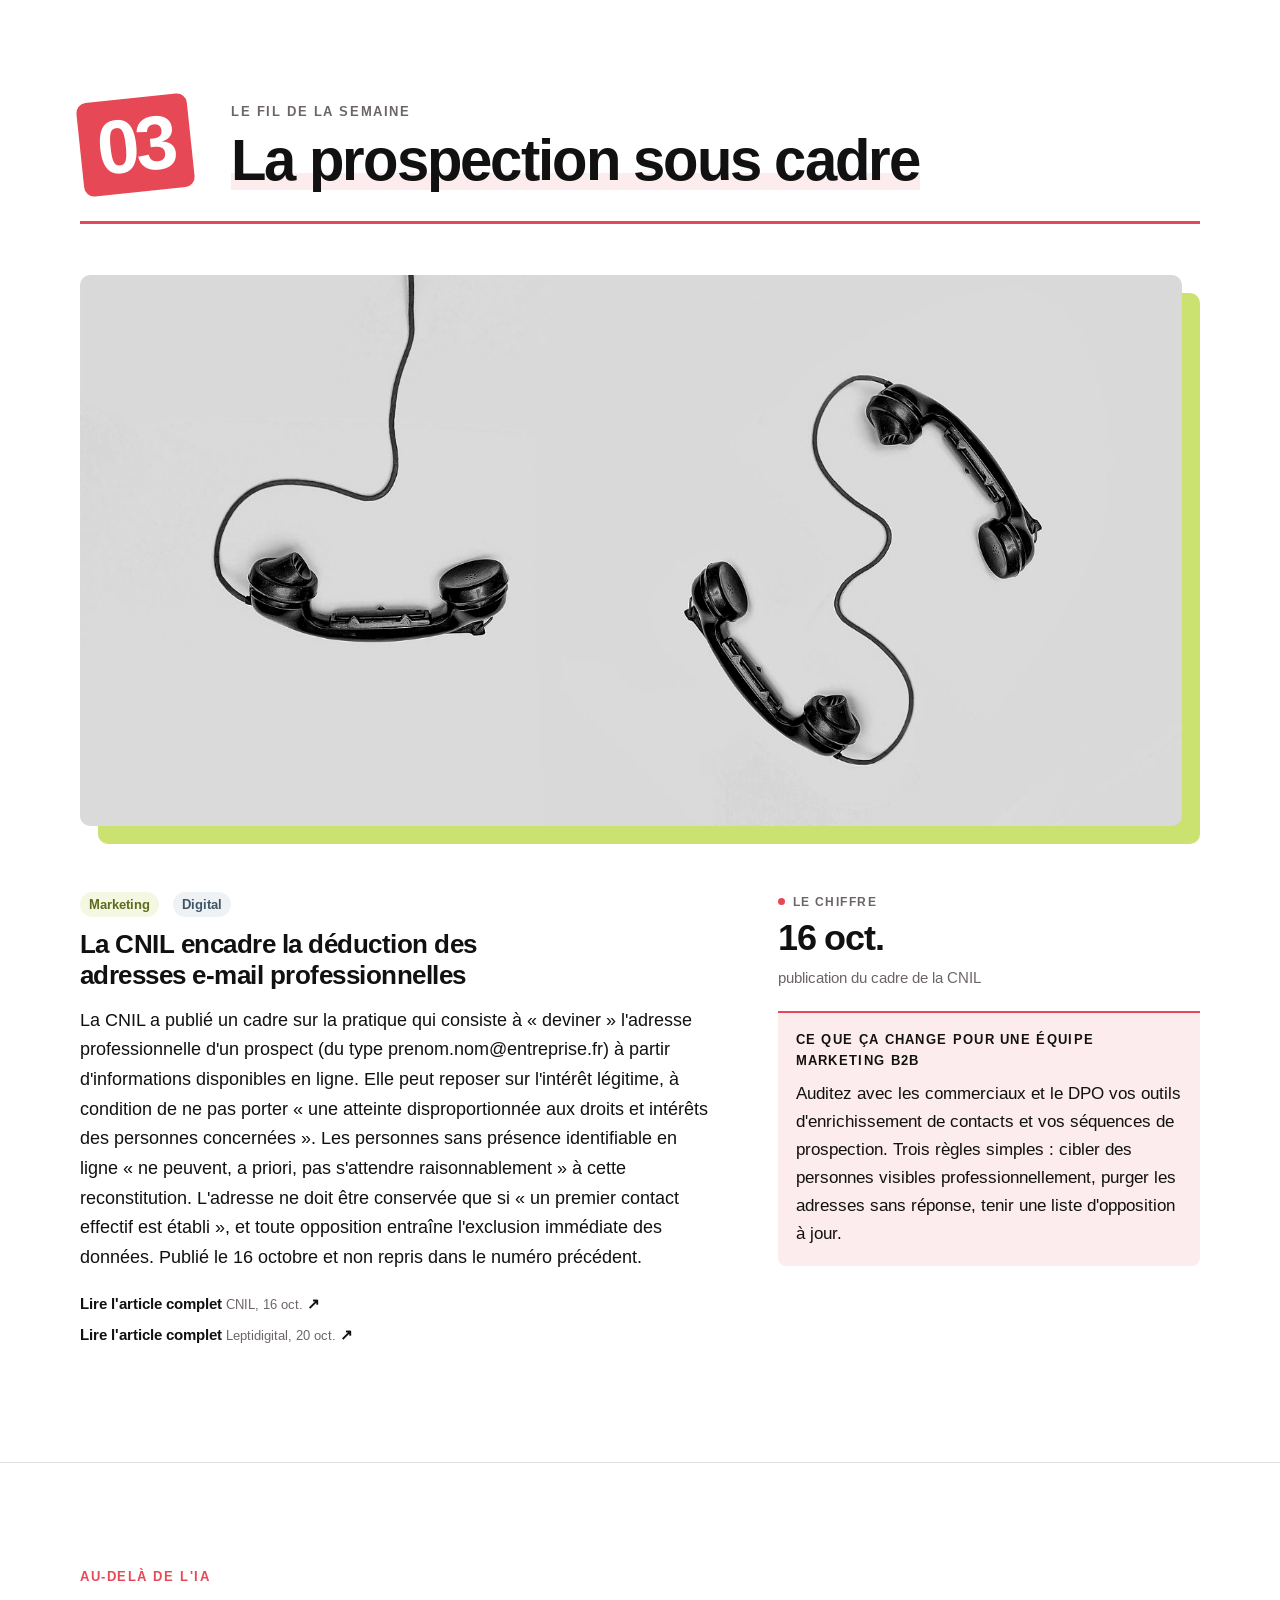
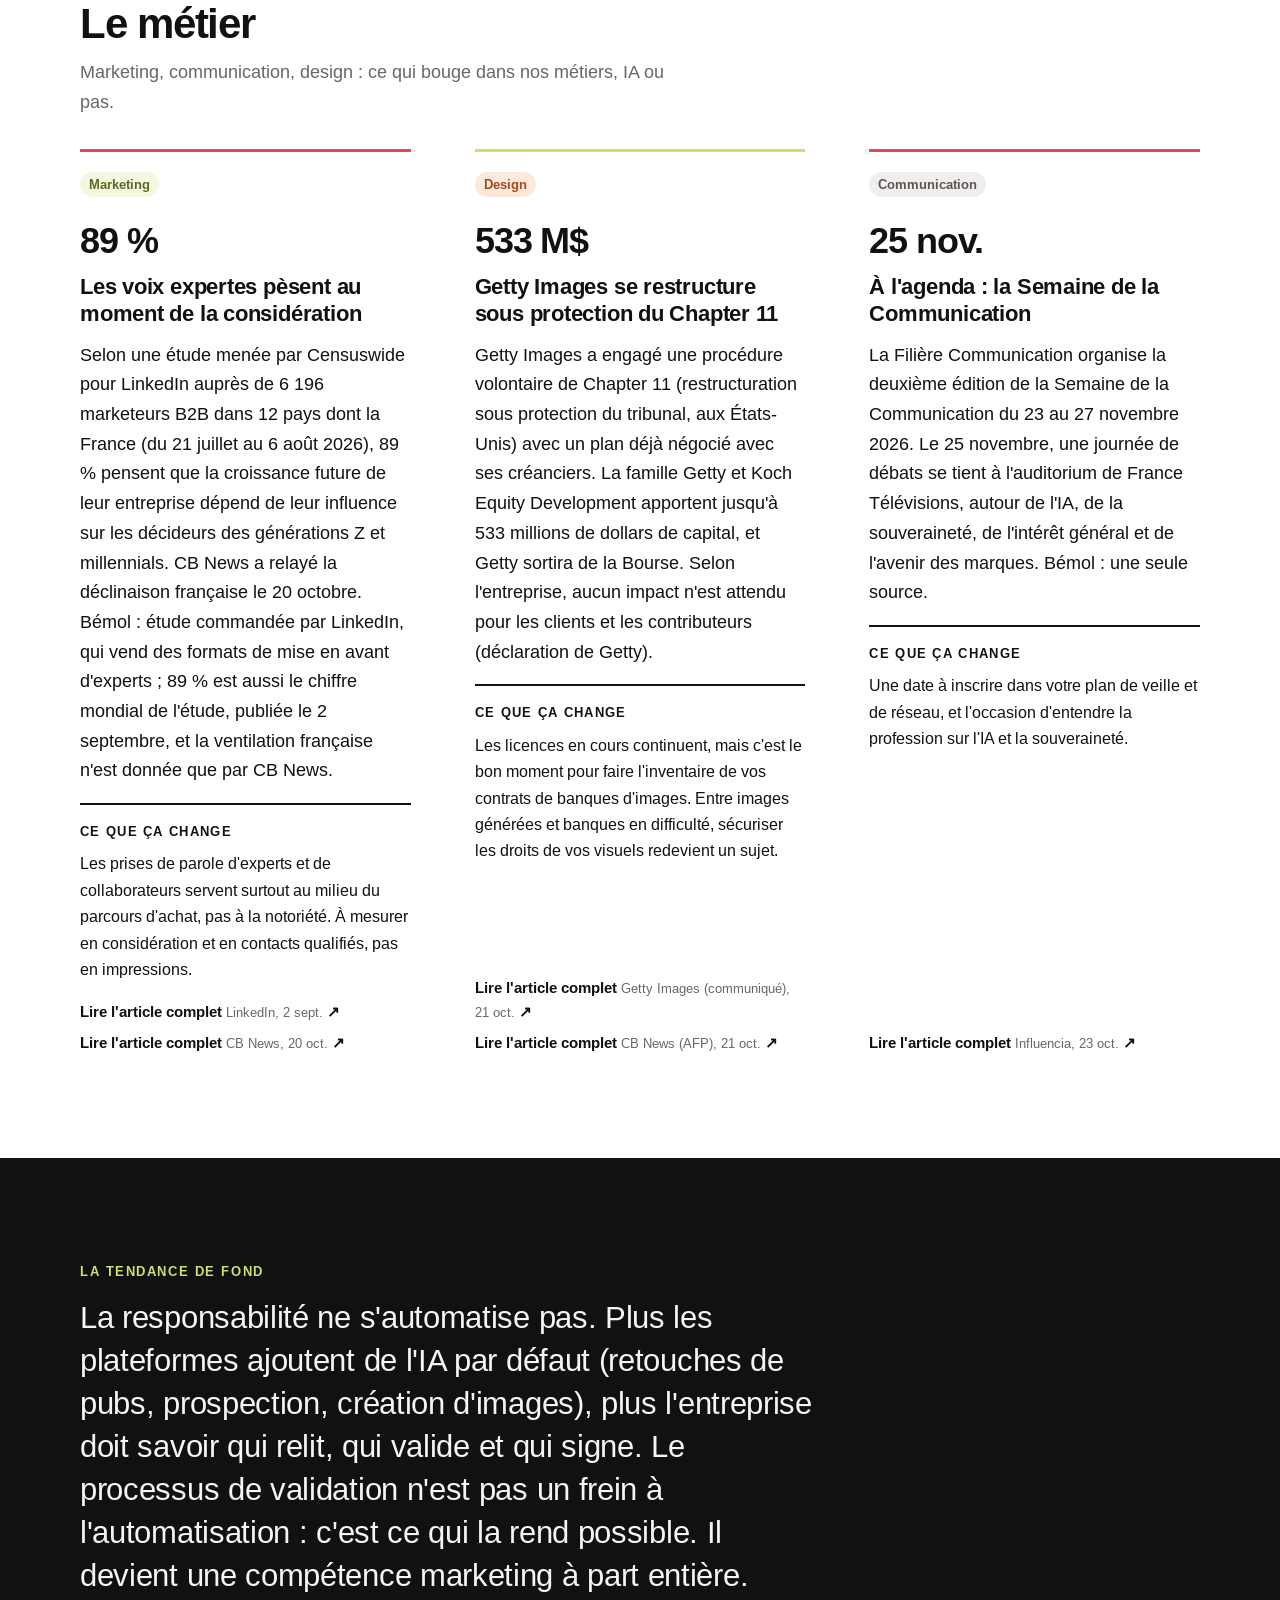
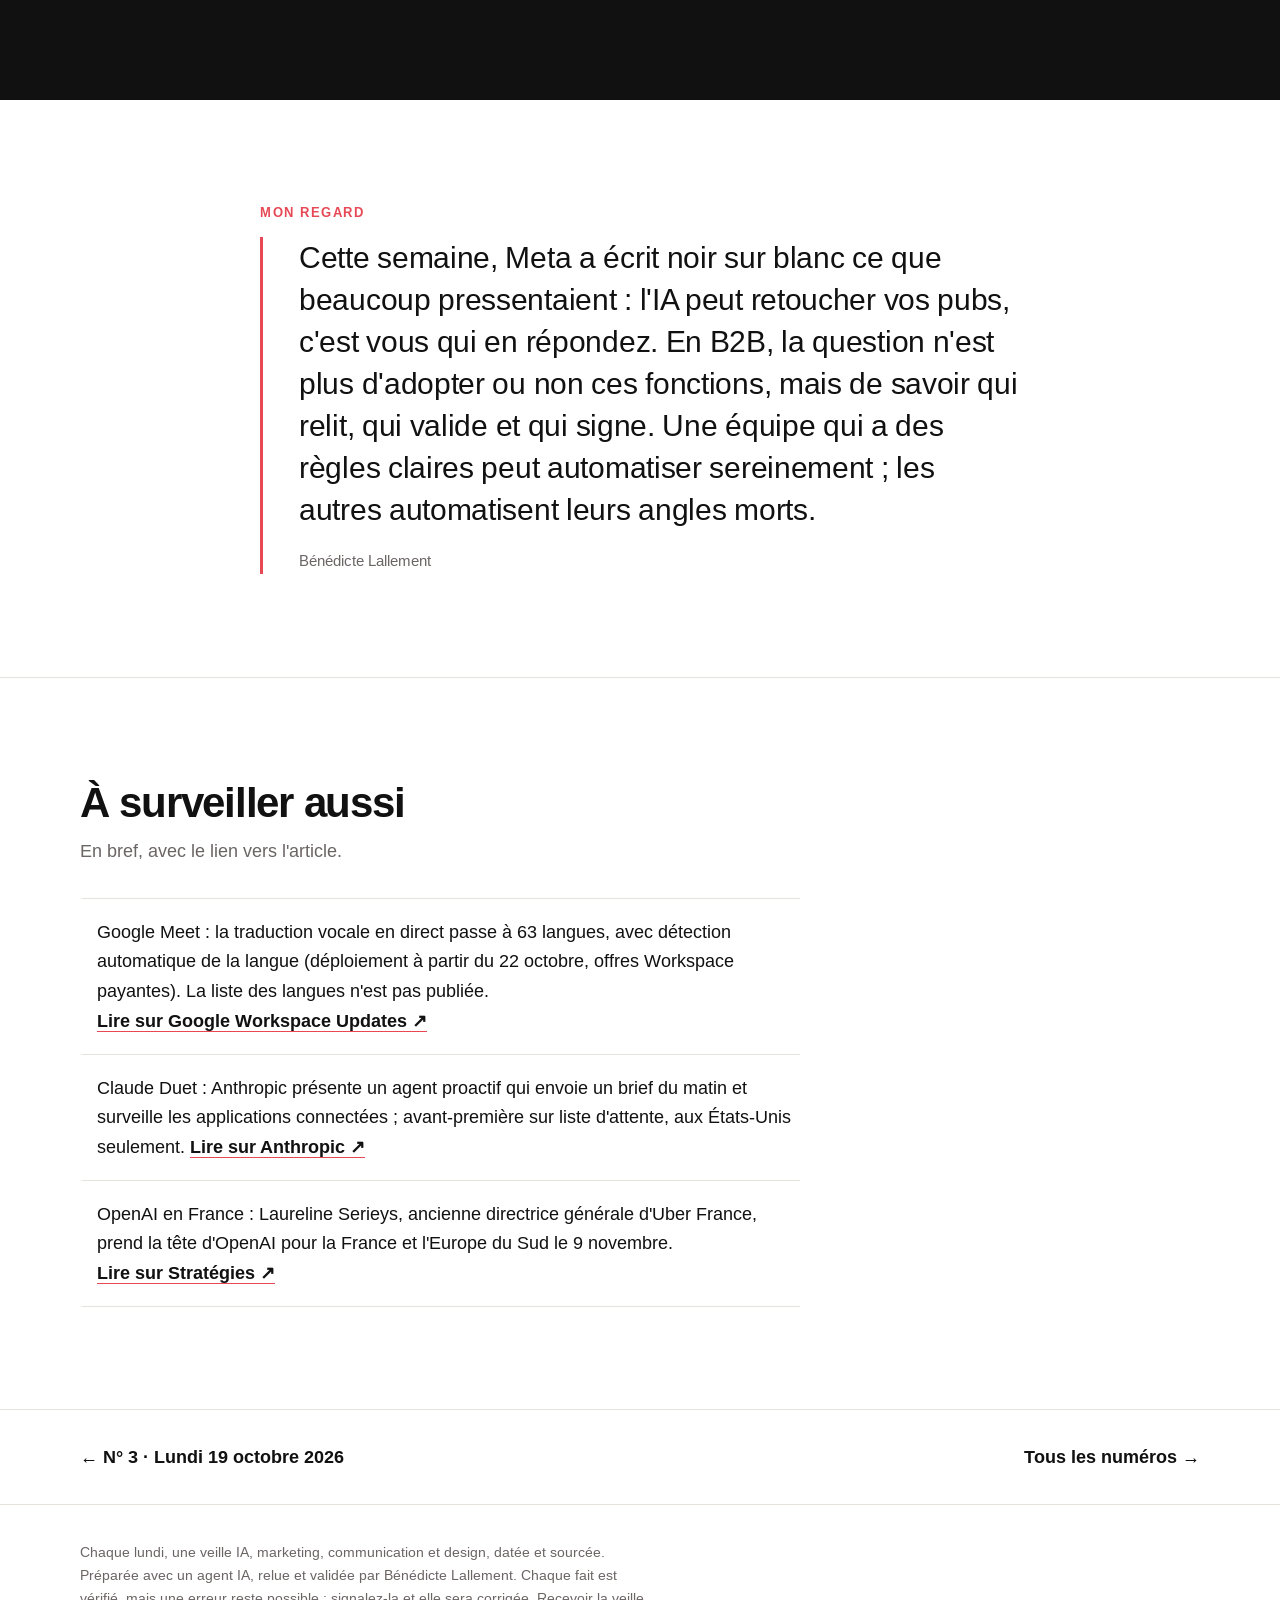
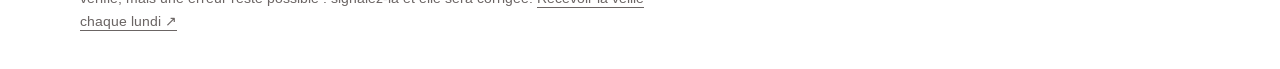
<file: numeros/004.html>
<!doctype html><html lang="fr"><head><meta charset="utf-8"><meta name="viewport" content="width=device-width,initial-scale=1">
<title>L&#x27;IA travaille pour vous, la responsabilité reste à vous. · La veille n° 4</title><meta name="description" content="N° 4, Lundi 26 octobre 2026 : L&#x27;IA travaille pour vous, la responsabilité reste à vous. OpenAI étend ses pubs ChatGPT à 89 pays pendant que Meta rend les annonceurs seuls responsables des retouches faites par son IA. Salesforce rachète Braze, Canva lance son propre modèle d&#x27;image, et la CNIL encadre la déduction des adresses e-mail de prospects."><meta name="author" content="Bénédicte Lallement">
<link rel="canonical" href="https://benegermaine.github.io/veille/numeros/004.html">
<meta property="og:type" content="article"><meta property="og:locale" content="fr_FR"><meta property="og:site_name" content="Béné Germaine · la veille du lundi de Bénédicte Lallement">
<meta property="og:title" content="L&#x27;IA travaille pour vous, la responsabilité reste à vous. · La veille n° 4"><meta property="og:description" content="N° 4, Lundi 26 octobre 2026 : L&#x27;IA travaille pour vous, la responsabilité reste à vous. OpenAI étend ses pubs ChatGPT à 89 pays pendant que Meta rend les annonceurs seuls responsables des retouches faites par son IA. Salesforce rachète Braze, Canva lance son propre modèle d&#x27;image, et la CNIL encadre la déduction des adresses e-mail de prospects."><meta property="og:url" content="https://benegermaine.github.io/veille/numeros/004.html"><meta property="og:image" content="https://benegermaine.github.io/veille/assets/og/004.png"><meta property="og:image:width" content="1200"><meta property="og:image:height" content="627"><meta name="twitter:card" content="summary_large_image">
<link rel="preconnect" href="https://fonts.googleapis.com"><link rel="preconnect" href="https://fonts.gstatic.com" crossorigin><link rel="stylesheet" href="https://fonts.googleapis.com/css2?family=Arimo:wght@400;700&display=swap"><link rel="stylesheet" href="../assets/style.css"><link rel="icon" href="../assets/favicon.svg" type="image/svg+xml"></head><body><header class="site wrap"><div class="max"><a class="logo" href="../index.html" aria-label="Béné Germaine, la veille du lundi de Bénédicte Lallement : accueil"><span class="l-bene">Béné</span><span class="l-wm"><span class="gsq">G</span>ermaine<span class="pt">.</span></span></a>
<nav aria-label="Navigation du site"><a href="../index.html">Dernier numéro</a><a href="../archives.html">Archives</a><a href="../livre-blanc.html">Le livre blanc</a></nav></div></header><div class="bienvenue wrap"><div class="max"><p><strong>Bienvenue dans la veille de Bénédicte Lallement.</strong> Chaque lundi, ce qui a bougé dans l'IA, le marketing, la communication et le design B2B : quelques faits datés et sourcés, et ce qu'ils changent concrètement pour une équipe marketing. <a href="../archives.html">Voir tous les numéros</a> · <a href="https://24cb74ef.sibforms.com/serve/[base64]" target="_blank" rel="noopener" data-goatcounter-click="inscription-veille" data-goatcounter-title="Inscription à la veille">Recevoir la veille par e-mail <span aria-hidden="true">↗</span></a></p></div></div>
<nav class="collant" aria-label="Parties de ce numéro" hidden><div class="max"><a href="#pub-ia" data-cible="pub-ia">01</a><a href="#outils" data-cible="outils">02</a><a href="#prospection" data-cible="prospection">03</a><a href="#metier" data-cible="metier">Le métier</a><a href="#regard" data-cible="regard">Mon regard</a></div></nav>
<div class="une wrap"><div class="max">
  <div class="meta"><span class="num">N° 4</span><span>Lundi 26 octobre 2026</span></div>
  <h1>L&#x27;IA travaille pour vous, la responsabilité reste à vous.</h1>
  <div class="une-grille"><div class="chapo"><p>OpenAI étend ses pubs ChatGPT à 89 pays pendant que Meta rend les annonceurs seuls responsables des retouches faites par son IA. Salesforce rachète Braze, Canva lance son propre modèle d&#x27;image, et la CNIL encadre la déduction des adresses e-mail de prospects.</p><p>Les outils automatisent toujours plus, mais c&#x27;est toujours l&#x27;entreprise qui répond de ce qui part en son nom. Pour une équipe marketing B2B, savoir qui relit, qui valide et qui signe devient une compétence à part entière.</p></div><figure class="hero collage reveal"><img src="../assets/img/004-une.jpg" alt="Collage : deux mains tiennent un smartphone d&#x27;où s&#x27;échappent des bulles de discussion, sur fond vert" loading="lazy"></figure></div>
</div></div>
<div class="wrap"><div class="max"><nav class="sommaire" aria-labelledby="t-som"><h2 id="t-som">Au sommaire</h2><ol><li><a href="#pub-ia"><b>01</b><span>La pub pilotée par l&#x27;IA change d&#x27;échelle</span><i aria-hidden="true">↓</i></a></li><li><a href="#outils"><b>02</b><span>Les outils marketing se concentrent et s&#x27;équipent</span><i aria-hidden="true">↓</i></a></li><li><a href="#prospection"><b>03</b><span>La prospection sous cadre</span><i aria-hidden="true">↓</i></a></li><li><a href="#metier"><b>+</b><span>Le métier, au-delà de l&#x27;IA</span><i aria-hidden="true">↓</i></a></li><li><a href="#regard"><b>+</b><span>Mon regard</span><i aria-hidden="true">↓</i></a></li></ol></nav></div></div>
<section class="chiffres wrap" aria-labelledby="t-k" style="margin-top:clamp(48px,7vw,88px)"><div class="max"><h2 id="t-k">Les chiffres à retenir</h2><div class="kgrid"><div class="k"><strong>89 pays</strong><p>où les publicités ChatGPT sont désormais disponibles, après l&#x27;ajout de 26 nouveaux pays (la France ne figure pas parmi les nouveaux pays cités)</p><a href="https://openai.com/index/chatgpt-ads-expands-26-new-countries/" target="_blank" rel="noopener">OpenAI, 21 oct. ↗</a></div><div class="k"><strong>+14 %</strong><p>de hausse du prix moyen par publicité chez Meta au troisième trimestre 2026, sur un an, pour des impressions en hausse de 10 % (chiffres mondiaux de Meta)</p><a href="https://s21.q4cdn.com/399680738/files/doc_news/Meta-Reports-Third-Quarter-2026-Results-2026.pdf" target="_blank" rel="noopener">Meta, 21 oct. ↗</a></div><div class="k"><strong>9 %</strong><p>des lectures de presse ont lieu au travail, et 7 % viennent d&#x27;abonnements ou d&#x27;achats d&#x27;entreprise (étude ACPM OneNext, print uniquement ; chiffres repris par CB News, absents de la page publique de l&#x27;ACPM)</p><a href="https://www.cbnews.fr/etudes/onenext-s2-2026-trio-tete-lnm-compose-pqr66-parisien-aujourd-hui-france-monde" target="_blank" rel="noopener">CB News, 22 oct. ↗</a></div><div class="k"><strong>39 %</strong><p>des Français estiment qu&#x27;une pub diffusée à côté de contenus IA de faible qualité dégraderait leur perception de la marque ; 51 % des marketeurs français s&#x27;en inquiètent (étude de DoubleVerify, qui vend des solutions de protection des marques)</p><a href="https://fr.themedialeader.com/39-des-francais-penalisent-les-marques-exposees-a-lai-slop/" target="_blank" rel="noopener">The Media Leader, 22 oct. ↗</a></div></div></div></section>
<section class="etape wrap ton-rouge" id="pub-ia" aria-labelledby="h-pub-ia"><div class="max">
  <div class="etape-tete"><span class="rang gsq" aria-hidden="true">01</span><div><p class="kicker">Le fil de la semaine</p><h2 id="h-pub-ia">La pub pilotée par l&#x27;IA change d&#x27;échelle</h2></div></div>
  <figure class="photo collage reveal"><img src="../assets/img/004-pub-ia.jpg" alt="Collage : deux mains tiennent un smartphone d&#x27;où sortent des icônes d&#x27;achat (caddie, maison, voiture), sur fond rouge" loading="lazy"></figure><article class="fait">
  <div><div class="tags"><span class="tag t-ia">IA</span><span class="tag t-marketing">Marketing</span></div>
    <h3>Les pubs ChatGPT s&#x27;étendent à 89 pays</h3><p>OpenAI étend ses publicités à 26 nouveaux pays, soit 89 au total. Selon OpenAI, plus de 100 000 annonceurs ont lancé des campagnes depuis le lancement des pubs, il y a un peu plus de huit mois. Les publicités n&#x27;apparaissent que dans les offres gratuites Free et Go, et aucun nouveau format n&#x27;est annoncé. Bémol : chiffres déclarés par OpenAI ; 100 000 est un cumul d&#x27;annonceurs depuis le lancement, pas un nombre d&#x27;annonceurs actifs.</p><div class="out"><a href="https://openai.com/index/chatgpt-ads-expands-26-new-countries/" target="_blank" rel="noopener">Lire l&#x27;article complet <small>OpenAI, 21 oct.</small> <span aria-hidden="true">↗</span></a><a href="https://ppc.land/advertisers-in-26-more-countries-gain-chatgpt-ads-bringing-the-total-to-89/" target="_blank" rel="noopener">Lire l&#x27;article complet <small>PPC Land, 21 oct.</small> <span aria-hidden="true">↗</span></a></div></div>
  <div><div class="fig"><small>Le chiffre</small><strong>89</strong><span>pays où les publicités ChatGPT sont disponibles</span></div>
  <div class="chg"><h4>Ce que ça change pour une équipe marketing B2B</h4><p>ChatGPT devient un canal média international, à intégrer dans les arbitrages budgétaires 2027 face à Google Ads. Mais les pubs ne touchent que les utilisateurs gratuits : vérifiez que vos acheteurs sont bien là avant d&#x27;y mettre du budget.</p></div></div>
</article><article class="fait">
  <div><div class="tags"><span class="tag t-ia">IA</span><span class="tag t-marketing">Marketing</span></div>
    <h3>Meta rend les annonceurs seuls responsables des retouches de son IA</h3><p>Les nouvelles conditions commerciales de Meta ajoutent une section « AI Features » : l&#x27;annonceur est « seul responsable » de ce que l&#x27;IA crée ou modifie dans ses annonces, y compris pour des fonctions que Meta active lui-même. Prévues au 30 octobre, elles entreront en vigueur le 20 novembre 2026 : le 23 octobre, un porte-parole de Meta a annoncé ce report à Reuters, pour laisser le temps d&#x27;expliquer les changements aux partenaires. Des annonceurs, dont la librairie en ligne Bookshop.org et l&#x27;agence Exverus, disent avoir découvert des retouches IA qu&#x27;ils n&#x27;avaient pas activées, les options étant cachées dans des menus repliés. Selon PPC Land, continuer à utiliser les produits de Meta vaut acceptation des conditions. Bémol : le texte officiel de Meta n&#x27;a pas pu être consulté directement ; les informations viennent d&#x27;Adweek, de PPC Land et de Relevant Audience, et Meta n&#x27;a annoncé aucun changement du contenu de la section « AI Features ».</p><div class="out"><a href="https://www.adweek.com/media/advertisers-pull-meta-ads-that-had-unwanted-ai-glow-ups/" target="_blank" rel="noopener">Lire l&#x27;article complet <small>Adweek, 22 oct.</small> <span aria-hidden="true">↗</span></a><a href="https://ppc.land/meta-makes-advertisers-solely-responsible-for-its-ai-ad-edits-from-oct-30/" target="_blank" rel="noopener">Lire l&#x27;article complet <small>PPC Land, 22 oct.</small> <span aria-hidden="true">↗</span></a><a href="https://www.relevantaudience.com/meta/meta-commercial-terms-delayed-to-november-20-2026/" target="_blank" rel="noopener">Lire l&#x27;article complet <small>Relevant Audience, 24 oct.</small> <span aria-hidden="true">↗</span></a></div></div>
  <div><div class="fig"><small>Le chiffre</small><strong>20 nov.</strong><span>nouvelle date d&#x27;entrée en vigueur des conditions de Meta (au lieu du 30 octobre)</span></div>
  <div class="chg"><h4>Ce que ça change pour une équipe marketing B2B</h4><p>Avant le 20 novembre, faites auditer par votre agence les options d&#x27;amélioration automatique activées dans le gestionnaire de publicités. Et ajoutez une relecture des annonces réellement diffusées, pas seulement des créations validées.</p></div></div>
</article></div>
</section><section class="etape wrap ton-vert" id="outils" aria-labelledby="h-outils"><div class="max">
  <div class="etape-tete"><span class="rang gsq" aria-hidden="true">02</span><div><p class="kicker">Le fil de la semaine</p><h2 id="h-outils">Les outils marketing se concentrent et s&#x27;équipent</h2></div></div>
  <figure class="photo nb reveal"><img src="../assets/img/004-outils.jpg" alt="Deux écrans sur un bureau affichent des maquettes de sites et de mises en page" loading="lazy"></figure><article class="fait">
  <div><div class="tags"><span class="tag t-digital">Digital</span><span class="tag t-marketing">Marketing</span></div>
    <h3>Salesforce va racheter Braze pour environ 5,66 milliards de dollars</h3><p>Salesforce a signé un accord définitif pour acquérir Braze, une plateforme d&#x27;engagement client (e-mail, notifications, messages personnalisés). Les actionnaires recevront 47,50 dollars par action en numéraire, pour une valeur d&#x27;entreprise d&#x27;environ 5,66 milliards de dollars. Braze compte environ 2 770 clients, dont Canva. Le rachat doit renforcer la personnalisation de Marketing Cloud et les agents IA de Salesforce (Agentforce). Bémol : l&#x27;opération est annoncée, pas conclue ; la finalisation est attendue sur l&#x27;exercice fiscal 2028 de Salesforce, sous réserve du vote des actionnaires et des autorisations réglementaires.</p><div class="out"><a href="https://www.braze.com/press-releases/salesforce-signs-definitive-agreement-to-acquire-braze" target="_blank" rel="noopener">Lire l&#x27;article complet <small>Braze (communiqué), 20 oct.</small> <span aria-hidden="true">↗</span></a><a href="https://agilebrandguide.com/salesforce-to-acquire-braze-for-5-66-billion-adding-real-time-engagement-to-marketing-cloud/" target="_blank" rel="noopener">Lire l&#x27;article complet <small>Agile Brand Guide, 20 oct.</small> <span aria-hidden="true">↗</span></a></div></div>
  <div><div class="fig"><small>Le chiffre</small><strong>5,66 Md$</strong><span>valeur d&#x27;entreprise de Braze dans l&#x27;opération</span></div>
  <div class="chg"><h4>Ce que ça change pour une équipe marketing B2B</h4><p>Clients de Braze ou de Marketing Cloud : demandez par écrit la feuille de route, les tarifs et les conditions de traitement des données avant vos prochains renouvellements. Le marché des outils marketing se concentre autour des agents IA : moins de fournisseurs, plus de dépendance.</p></div></div>
</article><article class="fait">
  <div><div class="tags"><span class="tag t-design">Design</span><span class="tag t-ia">IA</span></div>
    <h3>Canva lance Craft, son premier modèle d&#x27;image maison</h3><p>Canva présente Craft, son premier modèle d&#x27;image entièrement conçu et entraîné par ses équipes de recherche. Il produit des images jusqu&#x27;en 2K, dans plus de 30 proportions d&#x27;image, et sait écrire du texte lisible dans 55 langues. Il est disponible dans Dream Lab et via l&#x27;API de Canva ; l&#x27;intégration dans les assistants IA comme ChatGPT ou Gemini (via le protocole MCP) est annoncée pour plus tard. Bémol : Canva ne précise pas les conditions de licence ni de garantie juridique pour un usage commercial ; la page de Canva n&#x27;est pas datée, la date vient de TechCrunch.</p><div class="out"><a href="https://www.canva.com/newsroom/news/canva-craft/" target="_blank" rel="noopener">Lire l&#x27;article complet <small>Canva Newsroom</small> <span aria-hidden="true">↗</span></a><a href="https://techcrunch.com/2026/10/22/canva-releases-its-first-image-generation-model/" target="_blank" rel="noopener">Lire l&#x27;article complet <small>TechCrunch, 22 oct.</small> <span aria-hidden="true">↗</span></a></div></div>
  <div><div class="fig"><small>Le chiffre</small><strong>55</strong><span>langues dans lesquelles Craft écrit du texte lisible</span></div>
  <div class="chg"><h4>Ce que ça change pour une équipe marketing B2B</h4><p>Des visuels avec du texte intégré (posts, slides, infographies) produits directement dans l&#x27;outil déjà utilisé par l&#x27;équipe. Avant tout usage en campagne, vérifiez les conditions d&#x27;usage commercial et faites respecter votre charte : le modèle ne la connaît pas.</p></div></div>
</article></div>
</section><section class="etape wrap ton-rouge" id="prospection" aria-labelledby="h-prospection"><div class="max">
  <div class="etape-tete"><span class="rang gsq" aria-hidden="true">03</span><div><p class="kicker">Le fil de la semaine</p><h2 id="h-prospection">La prospection sous cadre</h2></div></div>
  <figure class="photo nb acc-vert reveal"><img src="../assets/img/004-prospection.jpg" alt="Deux combinés de téléphone anciens reliés par leur fil, sur fond gris clair" loading="lazy"></figure><article class="fait">
  <div><div class="tags"><span class="tag t-marketing">Marketing</span><span class="tag t-digital">Digital</span></div>
    <h3>La CNIL encadre la déduction des adresses e-mail professionnelles</h3><p>La CNIL a publié un cadre sur la pratique qui consiste à « deviner » l&#x27;adresse professionnelle d&#x27;un prospect (du type prenom.nom@entreprise.fr) à partir d&#x27;informations disponibles en ligne. Elle peut reposer sur l&#x27;intérêt légitime, à condition de ne pas porter « une atteinte disproportionnée aux droits et intérêts des personnes concernées ». Les personnes sans présence identifiable en ligne « ne peuvent, a priori, pas s&#x27;attendre raisonnablement » à cette reconstitution. L&#x27;adresse ne doit être conservée que si « un premier contact effectif est établi », et toute opposition entraîne l&#x27;exclusion immédiate des données. Publié le 16 octobre et non repris dans le numéro précédent.</p><div class="out"><a href="https://www.cnil.fr/fr/reconstitution-adresses-professionnelles-quel-cadre" target="_blank" rel="noopener">Lire l&#x27;article complet <small>CNIL, 16 oct.</small> <span aria-hidden="true">↗</span></a><a href="https://www.leptidigital.fr/growth-hacking/appels-a-froid-e-mails-pro-devines-cnil-encadre-deux-pratiques-courantes-prospection-commerciale-92263/" target="_blank" rel="noopener">Lire l&#x27;article complet <small>Leptidigital, 20 oct.</small> <span aria-hidden="true">↗</span></a></div></div>
  <div><div class="fig"><small>Le chiffre</small><strong>16 oct.</strong><span>publication du cadre de la CNIL</span></div>
  <div class="chg"><h4>Ce que ça change pour une équipe marketing B2B</h4><p>Auditez avec les commerciaux et le DPO vos outils d&#x27;enrichissement de contacts et vos séquences de prospection. Trois règles simples : cibler des personnes visibles professionnellement, purger les adresses sans réponse, tenir une liste d&#x27;opposition à jour.</p></div></div>
</article></div>
</section>
<section class="section wrap" id="metier" aria-labelledby="t-met"><div class="max"><p class="kicker">Au-delà de l'IA</p><h2 id="t-met">Le métier</h2><p class="lede">Marketing, communication, design : ce qui bouge dans nos métiers, IA ou pas.</p><div class="mgrid"><article><div class="tags"><span class="tag t-marketing">Marketing</span></div><strong class="n">89 %</strong>
<h3>Les voix expertes pèsent au moment de la considération</h3><p>Selon une étude menée par Censuswide pour LinkedIn auprès de 6 196 marketeurs B2B dans 12 pays dont la France (du 21 juillet au 6 août 2026), 89 % pensent que la croissance future de leur entreprise dépend de leur influence sur les décideurs des générations Z et millennials. CB News a relayé la déclinaison française le 20 octobre. Bémol : étude commandée par LinkedIn, qui vend des formats de mise en avant d&#x27;experts ; 89 % est aussi le chiffre mondial de l&#x27;étude, publiée le 2 septembre, et la ventilation française n&#x27;est donnée que par CB News.</p><div class="chg"><h4>Ce que ça change</h4><p>Les prises de parole d&#x27;experts et de collaborateurs servent surtout au milieu du parcours d&#x27;achat, pas à la notoriété. À mesurer en considération et en contacts qualifiés, pas en impressions.</p></div>
<div class="out"><a href="https://news.linkedin.com/2026/linkedin-research-gen-z-professionals-are-becoming-key-business-decision-makers-yet-72-lack-confidence-to-turn-contacts-into-career-opportunities" target="_blank" rel="noopener">Lire l&#x27;article complet <small>LinkedIn, 2 sept.</small> <span aria-hidden="true">↗</span></a><a href="https://www.cbnews.fr/etudes/marketing-b2b-les-professionnels-priorisent-credibilite" target="_blank" rel="noopener">Lire l&#x27;article complet <small>CB News, 20 oct.</small> <span aria-hidden="true">↗</span></a></div></article><article><div class="tags"><span class="tag t-design">Design</span></div><strong class="n">533 M$</strong>
<h3>Getty Images se restructure sous protection du Chapter 11</h3><p>Getty Images a engagé une procédure volontaire de Chapter 11 (restructuration sous protection du tribunal, aux États-Unis) avec un plan déjà négocié avec ses créanciers. La famille Getty et Koch Equity Development apportent jusqu&#x27;à 533 millions de dollars de capital, et Getty sortira de la Bourse. Selon l&#x27;entreprise, aucun impact n&#x27;est attendu pour les clients et les contributeurs (déclaration de Getty).</p><div class="chg"><h4>Ce que ça change</h4><p>Les licences en cours continuent, mais c&#x27;est le bon moment pour faire l&#x27;inventaire de vos contrats de banques d&#x27;images. Entre images générées et banques en difficulté, sécuriser les droits de vos visuels redevient un sujet.</p></div>
<div class="out"><a href="https://investors.gettyimages.com/news-releases/news-release-details/getty-images-advances-financial-restructuring-strengthen-balance" target="_blank" rel="noopener">Lire l&#x27;article complet <small>Getty Images (communiqué), 21 oct.</small> <span aria-hidden="true">↗</span></a><a href="https://www.cbnews.fr/medias/getty-images-se-declare-faillite-cadre-sa-restructuration" target="_blank" rel="noopener">Lire l&#x27;article complet <small>CB News (AFP), 21 oct.</small> <span aria-hidden="true">↗</span></a></div></article><article><div class="tags"><span class="tag t-communication">Communication</span></div><strong class="n">25 nov.</strong>
<h3>À l&#x27;agenda : la Semaine de la Communication</h3><p>La Filière Communication organise la deuxième édition de la Semaine de la Communication du 23 au 27 novembre 2026. Le 25 novembre, une journée de débats se tient à l&#x27;auditorium de France Télévisions, autour de l&#x27;IA, de la souveraineté, de l&#x27;intérêt général et de l&#x27;avenir des marques. Bémol : une seule source.</p><div class="chg"><h4>Ce que ça change</h4><p>Une date à inscrire dans votre plan de veille et de réseau, et l&#x27;occasion d&#x27;entendre la profession sur l&#x27;IA et la souveraineté.</p></div>
<div class="out"><a href="https://www.influencia.net/articles/ia-souverainete-climat-marques-la-semaine-de-la-communication-au-coeur-des-debats-de-societe" target="_blank" rel="noopener">Lire l&#x27;article complet <small>Influencia, 23 oct.</small> <span aria-hidden="true">↗</span></a></div></article></div></div></section><section class="tendance wrap"><div class="max"><p class="kicker">La tendance de fond</p><p>La responsabilité ne s&#x27;automatise pas. Plus les plateformes ajoutent de l&#x27;IA par défaut (retouches de pubs, prospection, création d&#x27;images), plus l&#x27;entreprise doit savoir qui relit, qui valide et qui signe. Le processus de validation n&#x27;est pas un frein à l&#x27;automatisation : c&#x27;est ce qui la rend possible. Il devient une compétence marketing à part entière.</p></div></section><section class="regard wrap" id="regard" aria-labelledby="t-reg"><div class="etroit"><p class="kicker" id="t-reg">Mon regard</p><blockquote><p>Cette semaine, Meta a écrit noir sur blanc ce que beaucoup pressentaient : l&#x27;IA peut retoucher vos pubs, c&#x27;est vous qui en répondez. En B2B, la question n&#x27;est plus d&#x27;adopter ou non ces fonctions, mais de savoir qui relit, qui valide et qui signe. Une équipe qui a des règles claires peut automatiser sereinement ; les autres automatisent leurs angles morts.</p><footer>Bénédicte Lallement</footer></blockquote></div></section><section class="section aussi wrap" aria-labelledby="t-aussi"><div class="max"><h2 id="t-aussi">À surveiller aussi</h2><p class="lede">En bref, avec le lien vers l'article.</p><ul><li>Google Meet : la traduction vocale en direct passe à 63 langues, avec détection automatique de la langue (déploiement à partir du 22 octobre, offres Workspace payantes). La liste des langues n&#x27;est pas publiée. <a href="https://workspaceupdates.googleblog.com/2026/10/real-time-speech-translation-in-google-Meet-expands-to-63-languages-with-automatic-language-detection.html" target="_blank" rel="noopener">Lire sur Google Workspace Updates ↗</a></li><li>Claude Duet : Anthropic présente un agent proactif qui envoie un brief du matin et surveille les applications connectées ; avant-première sur liste d&#x27;attente, aux États-Unis seulement. <a href="https://claude.com/resources/articles/claude-duet" target="_blank" rel="noopener">Lire sur Anthropic ↗</a></li><li>OpenAI en France : Laureline Serieys, ancienne directrice générale d&#x27;Uber France, prend la tête d&#x27;OpenAI pour la France et l&#x27;Europe du Sud le 9 novembre. <a href="https://www.strategies.fr/actualites/culture-tech/LQ6780625C/openai-nomme-une-dg-en-france-laureline-serieys.html" target="_blank" rel="noopener">Lire sur Stratégies ↗</a></li></ul></div></section>
<nav class="pager wrap" aria-label="Numéros"><div class="max"><a href="../numeros/003.html">← N° 3 · Lundi 19 octobre 2026</a><a href="../archives.html">Tous les numéros →</a></div></nav><footer class="pied wrap"><div class="max"><p>Chaque lundi, une veille IA, marketing, communication et design, datée et sourcée. Préparée avec un agent IA, relue et validée par Bénédicte Lallement. Chaque fait est vérifié, mais une erreur reste possible : signalez-la et elle sera corrigée. <a href="https://24cb74ef.sibforms.com/serve/[base64]" target="_blank" rel="noopener" data-goatcounter-click="inscription-veille" data-goatcounter-title="Inscription à la veille">Recevoir la veille chaque lundi <span aria-hidden="true">↗</span></a></p></div></footer><a class="haut-page" href="#" aria-label="Remonter en haut de la page">↑</a><script data-goatcounter="https://benegermaine.goatcounter.com/count" async src="//gc.zgo.at/count.js"></script><script>(function(){var d=document.documentElement;if(!("IntersectionObserver" in window)||matchMedia("(prefers-reduced-motion: reduce)").matches)return;d.classList.add("anim");
var o=new IntersectionObserver(function(es){es.forEach(function(x){if(x.isIntersecting){x.target.classList.add("vu");o.unobserve(x.target);}});},{rootMargin:"0px 0px -8% 0px"});
document.querySelectorAll(".reveal,.fait,.k,.mgrid article,.cgrid article,.regard blockquote").forEach(function(el){el.classList.add("reveal");o.observe(el);});})();
(function(){var bar=document.querySelector(".collant"),som=document.querySelector(".sommaire"),haut=document.querySelector(".haut-page");
var liens=bar?[].slice.call(bar.querySelectorAll("a")):[],cibles=liens.map(function(a){return document.getElementById(a.dataset.cible);}),verrou=0;
if(bar)bar.hidden=false;
function marquer(i){liens.forEach(function(a,k){if(k===i)a.setAttribute("aria-current","true");else a.removeAttribute("aria-current");});}
function maj(){var y=window.scrollY;
 if(haut)haut.classList.toggle("visible",y>700);
 if(!bar||!som)return;
 bar.classList.toggle("visible",som.getBoundingClientRect().bottom<0);
 if(Date.now()<verrou)return;
 var actif=-1;cibles.forEach(function(el,k){if(el&&el.getBoundingClientRect().top<=140)actif=k;});
 if(window.innerHeight+y>=document.documentElement.scrollHeight-4)actif=cibles.length-1;
 marquer(actif);}
liens.forEach(function(a,k){a.addEventListener("click",function(){marquer(k);verrou=Date.now()+900;});});
var t=0;window.addEventListener("scroll",function(){if(!t){t=requestAnimationFrame(function(){t=0;maj();});}},{passive:true});maj();
if(haut)haut.addEventListener("click",function(ev){ev.preventDefault();window.scrollTo({top:0,behavior:matchMedia("(prefers-reduced-motion: reduce)").matches?"auto":"smooth"});});})();</script></body></html>
</file>
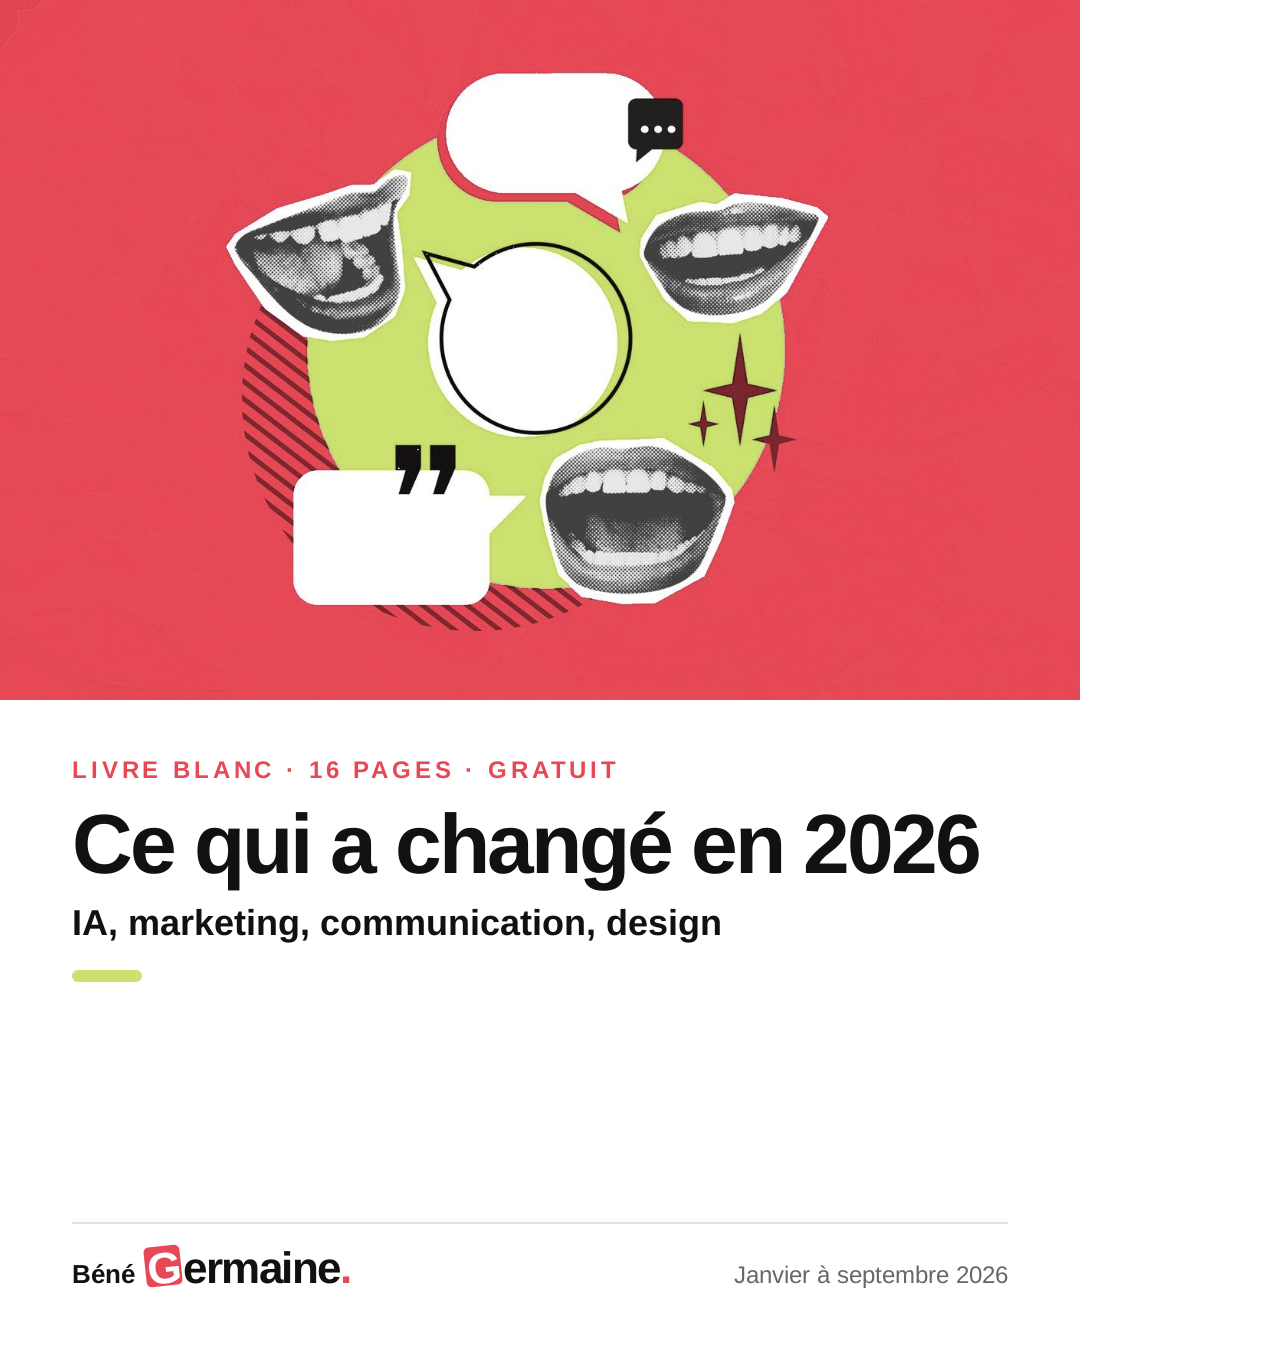
<file: livre-blanc/linkedin/visuel.html>
<!doctype html><html><head><meta charset="utf-8"><style>
@font-face{font-family:Arimo;font-weight:400;src:url(../fonts/arimo-latin-400-normal.woff2)}
@font-face{font-family:Arimo;font-weight:700;src:url(../fonts/arimo-latin-700-normal.woff2)}
*{margin:0;box-sizing:border-box}
body{width:1080px;height:1350px;font-family:Arimo,sans-serif;background:#fff;color:#111;display:flex;flex-direction:column;overflow:hidden}
.img{height:700px;overflow:hidden}.img img{width:100%;height:100%;object-fit:cover;display:block}
.txt{flex:1;padding:56px 72px 60px;display:flex;flex-direction:column}
.k{font-size:24px;font-weight:700;letter-spacing:.16em;text-transform:uppercase;color:#e64855;margin-bottom:18px}
h1{font-size:84px;line-height:1;letter-spacing:-.035em;font-weight:700}
.s{font-size:36px;font-weight:700;margin-top:16px}
.bar{width:70px;height:12px;border-radius:6px;background:#cbe170;margin-top:26px}
.bas{margin-top:auto;display:flex;justify-content:space-between;align-items:baseline;border-top:2px solid #e6e2dd;padding-top:22px}
.logo{display:flex;align-items:baseline;gap:10px;font-weight:700;line-height:1}.logo .b{font-size:26px}.logo .w{font-size:44px;letter-spacing:-.035em}
.gsq{display:inline-grid;place-items:center;background:#e64855;color:#fff;border-radius:.12em;width:.82em;height:.9em;transform:rotate(-6deg);margin-right:.05em}
.pt{color:#e64855}.m{font-size:24px;color:#6b6564}
</style></head><body>
<div class="img"><img src="../img/couverture.jpg"></div>
<div class="txt"><p class="k">Livre blanc · 16 pages · gratuit</p><h1>Ce qui a changé en 2026</h1><p class="s">IA, marketing, communication, design</p><div class="bar"></div>
<div class="bas"><div class="logo"><span class="b">Béné</span><span class="w"><span class="gsq">G</span>ermaine<span class="pt">.</span></span></div><span class="m">Janvier à septembre 2026</span></div></div>
</body></html>
</file>
<file: assets/style.css>
/* La veille de Bénédicte Lallement — feuille de style commune.
   Charte : rouge #e64855, vert #cbe170, noir #111111, police Arimo.
   Parti pris : épuré, éditorial, beaucoup de blanc ; la couleur sert d'accent, pas de fond. */
:root{
  --rouge:#e64855; --vert:#cbe170; --noir:#111111; --fond:#ffffff; --doux:#f6f5f2;
  --gris:#6b6564; --ligne:#e6e2dd;
  --f:"Arimo","Liberation Sans",Arial,sans-serif;
  color-scheme:light;
}
*{box-sizing:border-box}
html{scroll-behavior:smooth}
body{margin:0;background:var(--fond);color:var(--noir);font-family:var(--f);font-size:18px;line-height:1.65;-webkit-font-smoothing:antialiased}
a{color:inherit;text-decoration-thickness:1px;text-underline-offset:4px}
img{max-width:100%;display:block}
:focus-visible{outline:2px solid var(--rouge);outline-offset:3px}
.wrap{padding-inline:clamp(16px,5vw,64px)}
.max{max-width:1120px;margin-inline:auto}
.etroit{max-width:760px;margin-inline:auto}
.kicker{font-size:13px;font-weight:700;letter-spacing:.12em;text-transform:uppercase;color:var(--rouge);margin:0 0 14px}
.lede{margin:0 0 32px;max-width:60ch;color:var(--gris)}

/* barre du site */
.site{padding-block:22px;border-bottom:1px solid var(--ligne);font-size:15px}
.site .max{display:flex;justify-content:space-between;align-items:center;gap:12px 24px;flex-wrap:wrap}
.site a{text-decoration:none}
.logo{display:inline-flex;align-items:baseline;gap:7px;text-decoration:none;color:var(--noir);line-height:1}
.l-bene{font-weight:700;font-size:15px;letter-spacing:-.01em}
.l-wm{font-weight:700;font-size:27px;letter-spacing:-.035em}
.pt{color:var(--rouge)}
/* le code de la marque : une lettre ou un numéro posé de travers sur un carré rouge, comme un papier découpé */
.gsq{display:inline-grid;place-items:center;background:var(--rouge);color:#fff;border-radius:.12em;min-width:.82em;height:.9em;padding:0 .06em;transform:rotate(-6deg);margin-right:.05em;vertical-align:.03em;font-weight:700}
.site nav{display:flex;gap:24px;flex-wrap:wrap}
.site nav a{color:var(--gris)}
.site nav a:hover,.site nav a[aria-current="page"]{color:var(--noir)}
.site nav a[aria-current="page"]{text-decoration:underline;text-decoration-color:var(--rouge);text-decoration-thickness:2px}

/* en-tête de numéro */
.une{padding-block:clamp(48px,8vw,112px) clamp(32px,5vw,56px)}
.meta{display:flex;gap:8px 16px;flex-wrap:wrap;align-items:baseline;font-size:14px;color:var(--gris);margin-bottom:22px}
.meta .num{font-weight:700;color:var(--rouge);letter-spacing:.12em;text-transform:uppercase;font-size:13px}
.une h1{margin:0;font-size:clamp(40px,7vw,88px);line-height:1.02;letter-spacing:-.035em;font-weight:700;max-width:16ch;text-wrap:balance}
.chapo{max-width:62ch}
.une-grille{display:grid;grid-template-columns:minmax(0,1fr) minmax(0,1.15fr);gap:clamp(28px,5vw,72px);align-items:center;margin-top:32px}
@media (max-width:860px){.une-grille{grid-template-columns:1fr}}
.chapo p{margin:0;font-size:clamp(19px,1.7vw,22px);line-height:1.55;color:#333}
.chapo p + p{margin-top:14px}
.hero{margin:0}
.hero img{width:100%;height:auto;border-radius:10px}
.hero figcaption,.photo figcaption{font-size:13px;color:var(--gris);margin-top:10px}
.sommaire{margin-top:clamp(40px,6vw,72px);border-top:1px solid var(--ligne);padding-top:20px}
.sommaire h2{font-size:13px;font-weight:700;letter-spacing:.12em;text-transform:uppercase;color:var(--gris);margin:0 0 6px}
.sommaire ol{list-style:none;margin:0;padding:0;display:grid;grid-template-columns:repeat(auto-fit,minmax(220px,1fr));gap:0 32px}
.sommaire a{display:flex;gap:14px;align-items:baseline;padding:14px 0;text-decoration:none;border-bottom:1px solid var(--ligne);font-weight:700;font-size:17px;line-height:1.35}
.sommaire a{transition:padding .25s ease,color .25s ease}
.sommaire a:hover{padding-left:8px}
.sommaire a:hover span{text-decoration:underline;text-decoration-color:var(--rouge)}
.sommaire span{flex:1}
.sommaire i{font-style:normal;color:var(--rouge);transition:transform .25s ease}
.sommaire a:hover i{transform:translateY(3px)}
.sommaire b{color:var(--rouge);font-variant-numeric:tabular-nums;font-size:14px}

/* chiffres clés */
.chiffres{padding-block:clamp(48px,7vw,96px);background:var(--doux)}
.chiffres h2{margin:0 0 36px;font-size:13px;font-weight:700;letter-spacing:.12em;text-transform:uppercase;color:var(--gris)}
.kgrid{display:grid;grid-template-columns:repeat(auto-fit,minmax(210px,1fr));gap:40px 40px}
.k strong::after{content:"";display:block;width:36px;height:6px;border-radius:3px;background:var(--vert);margin-top:16px}
.k:nth-child(even) strong::after{background:var(--rouge)}
.k strong{display:block;font-size:clamp(40px,4.6vw,56px);line-height:1;letter-spacing:-.035em;font-weight:700;font-variant-numeric:tabular-nums}
.k p{margin:14px 0 8px;font-size:16px;line-height:1.5}
.k a{font-size:13px;color:var(--gris)}

/* regard */
.regard{padding-block:clamp(56px,8vw,112px)}
.regard blockquote{margin:0;padding-left:clamp(20px,3vw,36px);border-left:3px solid var(--rouge)}
.regard blockquote p{margin:0;font-size:clamp(22px,2.4vw,30px);line-height:1.4;letter-spacing:-.01em}
.regard footer{margin-top:18px;font-size:15px;color:var(--gris);padding:0;background:none}
.brouillon{display:inline-block;margin-top:14px;font-size:13px;font-weight:700;background:var(--vert);padding:3px 8px;border-radius:3px}

/* étapes */
.etape{padding-block:clamp(64px,9vw,120px)}
.etape-tete{display:grid;grid-template-columns:auto minmax(0,1fr);gap:clamp(16px,3vw,36px);align-items:end;margin-bottom:clamp(32px,4vw,52px);padding-bottom:clamp(20px,3vw,28px);border-bottom:3px solid var(--noir)}
.etape-tete .rang{font-size:clamp(44px,6vw,76px);height:auto;padding:.12em .22em;line-height:1;letter-spacing:-.04em;border-radius:10px;font-variant-numeric:tabular-nums;align-self:center}
.etape-tete .kicker{color:var(--gris);margin-bottom:8px}
.etape-tete h2{margin:0;font-size:clamp(32px,4.6vw,58px);letter-spacing:-.03em;line-height:1.08;max-width:20ch;text-wrap:balance}
.photo{margin:0 0 clamp(32px,4vw,48px)}
.photo img{width:100%;aspect-ratio:16/8;object-fit:cover;border-radius:10px}

/* fait */
.fait{display:grid;grid-template-columns:minmax(0,1.5fr) minmax(0,1fr);gap:clamp(24px,5vw,72px);align-items:start}
.fait + .fait{margin-top:clamp(40px,5vw,64px);padding-top:clamp(40px,5vw,64px);border-top:1px solid var(--ligne)}
@media (max-width:860px){.fait{grid-template-columns:1fr}}
.tags{display:flex;gap:6px 14px;flex-wrap:wrap;margin-bottom:12px;font-size:13px;color:var(--gris)}
.tag{font-weight:700}
.tag.b2c{color:var(--noir);background:var(--vert);padding:0 6px;border-radius:3px}
.fait h3{margin:0 0 14px;font-size:clamp(22px,2vw,26px);line-height:1.2;letter-spacing:-.02em;text-wrap:balance}
.fait p{margin:0}
.fig{margin-bottom:22px}
.fig small{display:block;font-size:12px;font-weight:700;letter-spacing:.12em;text-transform:uppercase;color:var(--gris);margin-bottom:6px}
.fig strong{display:block;font-size:clamp(28px,2.8vw,36px);line-height:1.1;letter-spacing:-.03em;color:var(--noir)}
.fig span{display:block;font-size:15px;color:var(--gris);margin-top:10px;max-width:30ch;line-height:1.45}
.chg{border-top:2px solid var(--noir);padding-top:16px}
.chg h4{margin:0 0 8px;font-size:13px;font-weight:700;letter-spacing:.1em;text-transform:uppercase}
.chg p{font-size:17px}
.out{display:flex;flex-direction:column;gap:6px;margin-top:20px;font-size:15px}
.out a{text-decoration:none;color:var(--noir);font-weight:700}
.out a:hover{text-decoration:underline;text-decoration-color:var(--rouge)}
.out a small{font-weight:400;color:var(--gris)}
.encart{margin-top:clamp(40px,5vw,56px);background:var(--doux);padding:clamp(22px,3vw,32px);border-radius:6px;max-width:820px}
.encart h4{margin:0 0 8px;font-size:18px}
.encart h4::before{content:"";display:inline-block;width:8px;height:8px;border-radius:50%;background:var(--rouge);margin-right:10px;vertical-align:middle}
.encart p{margin:0}

/* sections de fin */
.section{padding-block:clamp(56px,8vw,104px);border-top:1px solid var(--ligne)}
.section > .max > h2{margin:0 0 10px;font-size:clamp(28px,3.4vw,42px);letter-spacing:-.03em;line-height:1.1}
.mgrid,.cgrid{display:grid;grid-template-columns:repeat(auto-fit,minmax(300px,1fr));gap:clamp(36px,5vw,64px)}
.mgrid article,.cgrid article{border-top:1px solid var(--noir);padding-top:20px;display:flex;flex-direction:column;gap:12px}
.mgrid strong.n{font-size:clamp(28px,2.8vw,36px);line-height:1.1;letter-spacing:-.03em}
.mgrid h3,.cgrid h3{margin:0;font-size:22px;line-height:1.25;letter-spacing:-.01em}
.mgrid p,.cgrid p{margin:0}
.mgrid .chg{margin-top:6px}
.mgrid .chg p{font-size:16px}
.mgrid .out,.cgrid .out{margin-top:auto;padding-top:6px}
.tendance{background:var(--noir);color:#f5f5f2;padding-block:clamp(56px,8vw,104px)}
.tendance .kicker{color:var(--vert)}
.tendance p:not(.kicker){margin:0;font-size:clamp(22px,2.4vw,32px);line-height:1.4;letter-spacing:-.01em;max-width:44ch}
.aussi ul{list-style:none;padding:0;margin:0;max-width:72ch}
.aussi li{padding-block:18px;border-bottom:1px solid var(--ligne)}
.aussi li:first-child{border-top:1px solid var(--ligne)}
.aussi a{font-weight:700;white-space:nowrap;text-decoration-color:var(--rouge)}
.pager{border-top:1px solid var(--ligne);padding-block:32px}
.pager .max{display:flex;justify-content:space-between;gap:16px;flex-wrap:wrap}
.pager a{font-weight:700;text-decoration:none}
.pager a:hover{text-decoration:underline;text-decoration-color:var(--rouge)}
.pager .vide{color:var(--gris)}

/* archives */
.arch{padding-block:clamp(48px,8vw,104px)}
.arch h1,.lb-page h1{margin:0 0 14px;font-size:clamp(36px,5vw,60px);letter-spacing:-.035em;line-height:1.05}
.filtres{display:flex;gap:8px;flex-wrap:wrap;margin:0 0 36px}
.filtres button{font:inherit;font-size:14px;border:1px solid var(--ligne);background:transparent;color:var(--noir);padding:7px 14px;border-radius:999px;cursor:pointer}
.filtres button:hover{border-color:var(--noir)}
.filtres button[aria-pressed="true"]{background:var(--noir);color:#fff;border-color:var(--noir)}
.liste{list-style:none;margin:0;padding:0;border-top:1px solid var(--noir)}
.liste li{border-bottom:1px solid var(--ligne)}
.liste a{display:grid;grid-template-columns:72px minmax(0,1fr) auto;gap:24px;align-items:baseline;padding:28px 0;text-decoration:none}
@media (max-width:640px){.liste a{grid-template-columns:1fr;gap:6px}}
.liste .n{font-size:14px;font-weight:700;color:var(--rouge);letter-spacing:.1em}
.liste h2{margin:0;font-size:clamp(22px,2.4vw,28px);line-height:1.2;letter-spacing:-.02em}
.liste p{margin:6px 0 0;color:var(--gris);font-size:16px}
.liste .d{font-size:14px;color:var(--gris);white-space:nowrap}
.liste a:hover h2{text-decoration:underline;text-decoration-color:var(--rouge);text-underline-offset:5px}

/* livre blanc */
.lb-page{padding-block:clamp(48px,8vw,104px)}
.lb-grid{display:grid;grid-template-columns:minmax(0,1.15fr) minmax(0,1fr);gap:clamp(32px,6vw,88px);align-items:start}
@media (max-width:820px){.lb-grid{grid-template-columns:1fr}}
.lb-page ul{list-style:none;margin:0;padding:0;border-top:1px solid var(--ligne)}
.lb-page li{padding:14px 0;border-bottom:1px solid var(--ligne);display:flex;gap:14px}
.lb-page li::before{content:"";flex:none;width:6px;height:6px;border-radius:50%;background:var(--rouge);margin-top:.7em}
.couv{position:relative;aspect-ratio:210/297;border-radius:6px;overflow:hidden;background:var(--doux);box-shadow:0 30px 60px -30px rgba(17,17,17,.35)}
.couv img{position:absolute;inset:0;width:100%;height:100%;object-fit:cover}
.couv .titre{position:absolute;left:0;right:0;bottom:0;padding:28px;background:linear-gradient(transparent,rgba(17,17,17,.85));color:#fff}
.couv .titre strong{display:block;font-size:clamp(26px,3vw,38px);line-height:1.05;letter-spacing:-.03em}
.couv .titre span{display:block;font-size:13px;letter-spacing:.12em;text-transform:uppercase;margin-top:10px;color:var(--vert);font-weight:700}
.couv.sans-photo{background:var(--noir)}
.btn{display:inline-block;font-weight:700;text-decoration:none;background:var(--noir);color:#fff;padding:15px 24px;margin-top:32px;border-radius:999px}
.btn:hover{background:var(--rouge)}
.btn-sec{background:transparent;color:var(--noir);border:2px solid var(--noir);padding:13px 22px;margin-top:12px}
.btn-sec:hover{background:var(--noir);color:#fff}
.btn[aria-disabled="true"]{background:var(--doux);color:var(--gris);cursor:not-allowed}

/* pied */
.pied{border-top:1px solid var(--ligne);padding-block:36px;font-size:14px;color:var(--gris)}
.pied p{margin:0;max-width:72ch}
/* images : collage coloré tel quel, photos en noir et blanc sur aplat décalé (la couleur revient au survol) */
.collage img{box-shadow:0 28px 56px -28px rgba(17,17,17,.35)}
.nb{position:relative;isolation:isolate;padding:0 18px 18px 0}
.nb::before{content:"";position:absolute;inset:18px 0 0 18px;background:var(--rouge);border-radius:10px;z-index:-1;transition:transform .5s cubic-bezier(.2,.7,.2,1)}
.nb.acc-vert::before{background:var(--vert)}
.nb img{filter:grayscale(1) contrast(1.08);transition:filter .6s ease}
.nb:hover img{filter:none}
.nb:hover::before{transform:translate(-8px,-8px)}
.couv img{filter:grayscale(1) contrast(1.05)}

/* mouvement discret : apparition au défilement, collage d'ouverture qui flotte doucement */
.anim .reveal{opacity:0;transform:translateY(24px);transition:opacity .8s ease,transform .8s cubic-bezier(.2,.7,.2,1)}
.anim .reveal.vu{opacity:1;transform:none}
@keyframes flotte{50%{transform:translateY(-10px) rotate(-.4deg)}}
.anim .hero img{animation:flotte 7s ease-in-out infinite}
@media (prefers-reduced-motion:reduce){html{scroll-behavior:auto}.hero img{animation:none}}
.photo.collage img{aspect-ratio:16/9}

/* bandeau d'accueil */
.bienvenue{background:var(--vert);padding-block:14px;font-size:15px;line-height:1.5}
.bienvenue p{margin:0;max-width:110ch}
.bienvenue a{font-weight:700;white-space:nowrap}
/* barre des parties, collée en haut pendant la lecture */
.collant{position:fixed;top:0;left:0;right:0;z-index:10;background:rgba(255,255,255,.92);backdrop-filter:blur(8px);-webkit-backdrop-filter:blur(8px);border-bottom:1px solid var(--ligne);padding:10px clamp(16px,5vw,64px);transform:translateY(-100%);transition:transform .35s ease}
.collant.visible{transform:none;box-shadow:0 10px 30px -20px rgba(17,17,17,.4)}
.collant .max{display:flex;gap:6px;overflow-x:auto;scrollbar-width:none}
.collant a{flex:none;text-decoration:none;font-size:14px;font-weight:700;padding:6px 12px;border-radius:999px;color:var(--gris);transition:background .25s,color .25s}
.collant a:hover{color:var(--noir)}
.collant a[aria-current="true"]{background:var(--noir);color:#fff}
.etape,.section,.regard{scroll-margin-top:64px}

/* nuances de couleur, en touches légères : chaque partie alterne rouge et vert */
.ton-rouge{--acc:var(--rouge);--acc-doux:#fdecee}
.ton-vert{--acc:#b5cc52;--acc-doux:#f4f8e2}
.etape-tete{border-bottom-color:var(--acc,var(--noir))}
.etape-tete h2{background:linear-gradient(transparent 68%,var(--acc-doux,transparent) 68%,var(--acc-doux,transparent) 94%,transparent 94%);display:inline;box-decoration-break:clone;-webkit-box-decoration-break:clone}
.etape .chg{border-top-color:var(--acc);background:var(--acc-doux);padding:16px 18px 18px;border-radius:0 0 8px 8px}
.etape .fig small::before{content:"";display:inline-block;width:7px;height:7px;border-radius:50%;background:var(--acc);margin-right:8px;vertical-align:1px}
.etape .out a:hover{text-decoration-color:var(--acc)}
.etape .encart{background:var(--acc-doux)}
.etape .encart h4::before{background:var(--acc)}
/* étiquettes de thème : une pastille pâle par thème */
.tag{padding:2px 9px;border-radius:999px;background:#efeeec;color:var(--noir)}
.tag.t-ia{background:#fdecee;color:#b8303c}
.tag.t-marketing{background:#f4f8e2;color:#5d6b1e}
.tag.t-communication{background:#f1eeee;color:#5c5655}
.tag.t-design{background:#fde9dc;color:#a2481f}
.tag.t-digital{background:#eef2f5;color:#3f5566}
/* métier et contexte : filet de couleur alterné */
.mgrid article:nth-child(odd),.cgrid article:nth-child(odd){border-top:3px solid var(--rouge)}
.mgrid article:nth-child(even),.cgrid article:nth-child(even){border-top:3px solid var(--vert)}
.aussi li{border-left:3px solid transparent;padding-left:14px;transition:border-color .3s}
.aussi li:hover{border-left-color:var(--vert)}

/* bouton pour remonter en haut */
.haut-page{position:fixed;right:clamp(16px,3vw,32px);bottom:clamp(16px,3vw,32px);z-index:11;width:48px;height:48px;border-radius:50%;display:grid;place-items:center;background:var(--noir);color:#fff;text-decoration:none;font-size:22px;font-weight:700;box-shadow:0 12px 28px -12px rgba(17,17,17,.55);opacity:0;transform:translateY(12px);pointer-events:none;transition:opacity .3s,transform .3s,background .25s}
.haut-page.visible{opacity:1;transform:none;pointer-events:auto}
.haut-page:hover{background:var(--rouge)}
</file>
